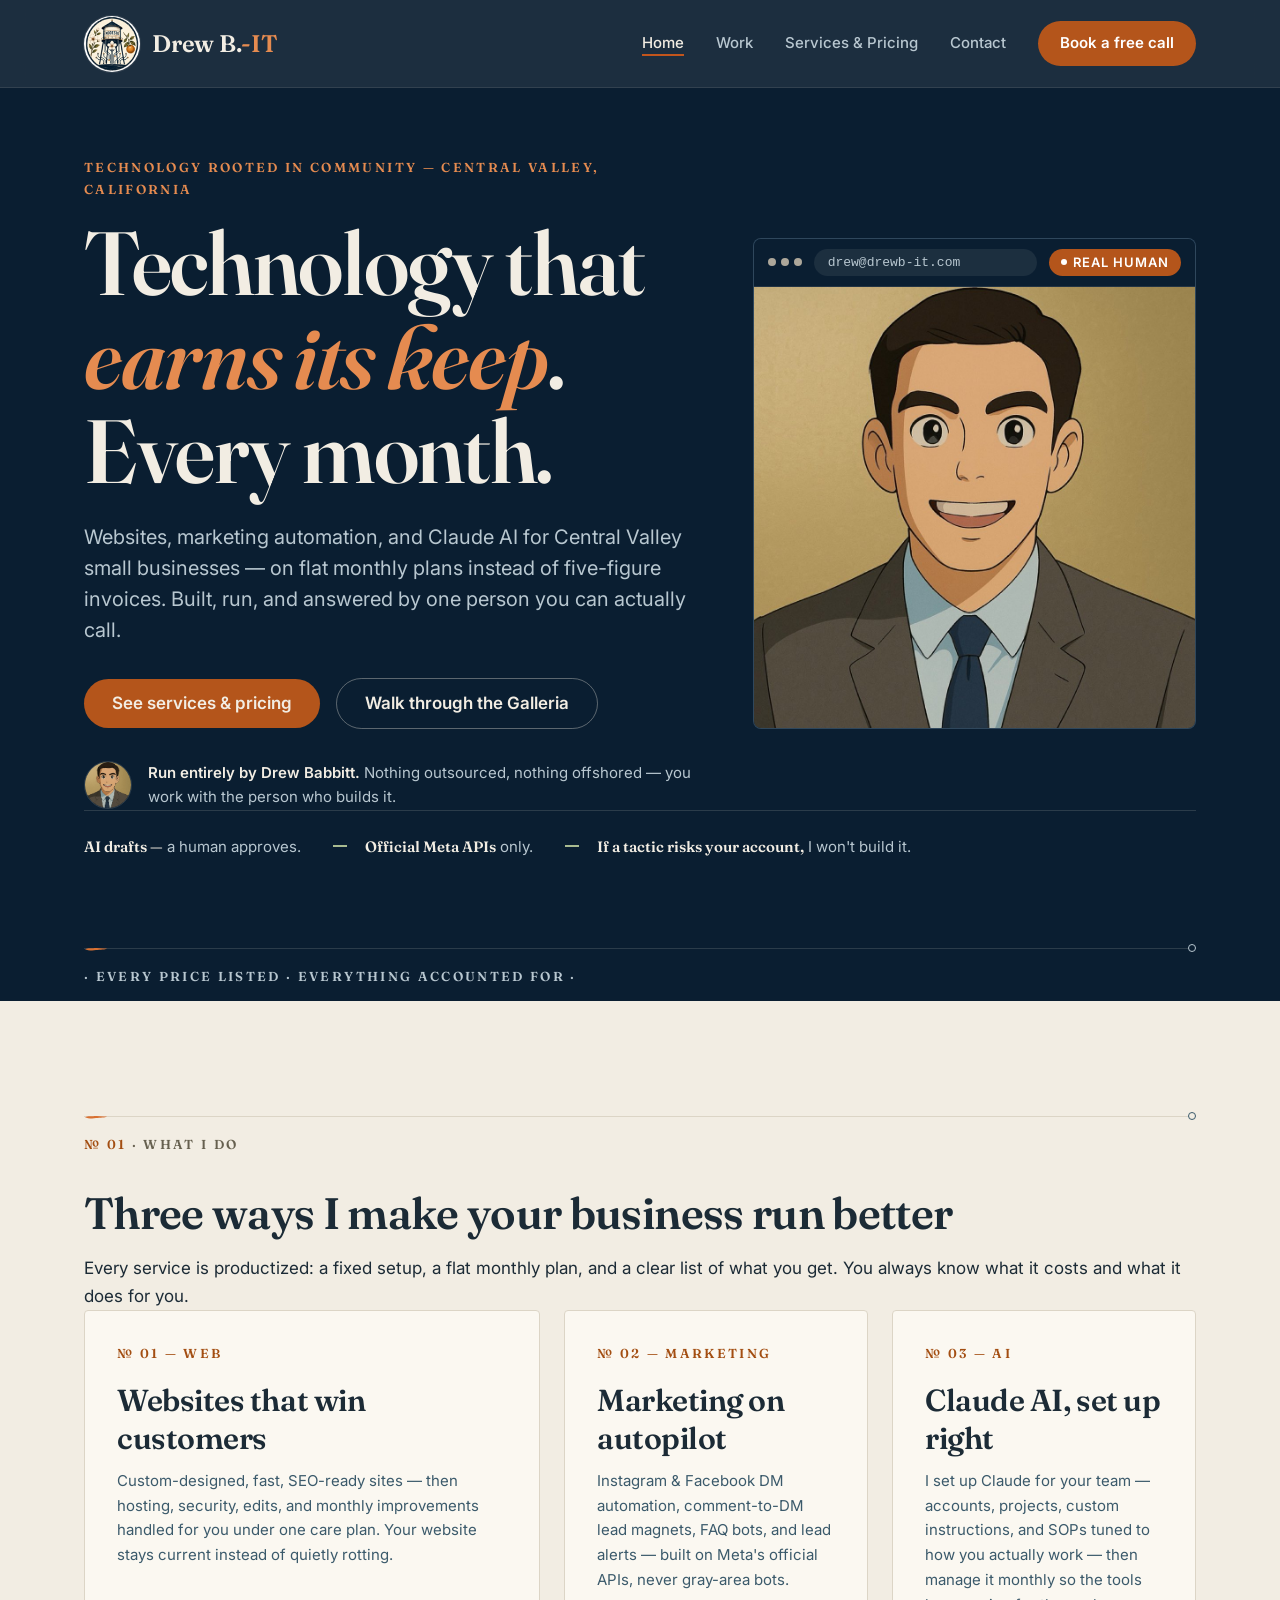
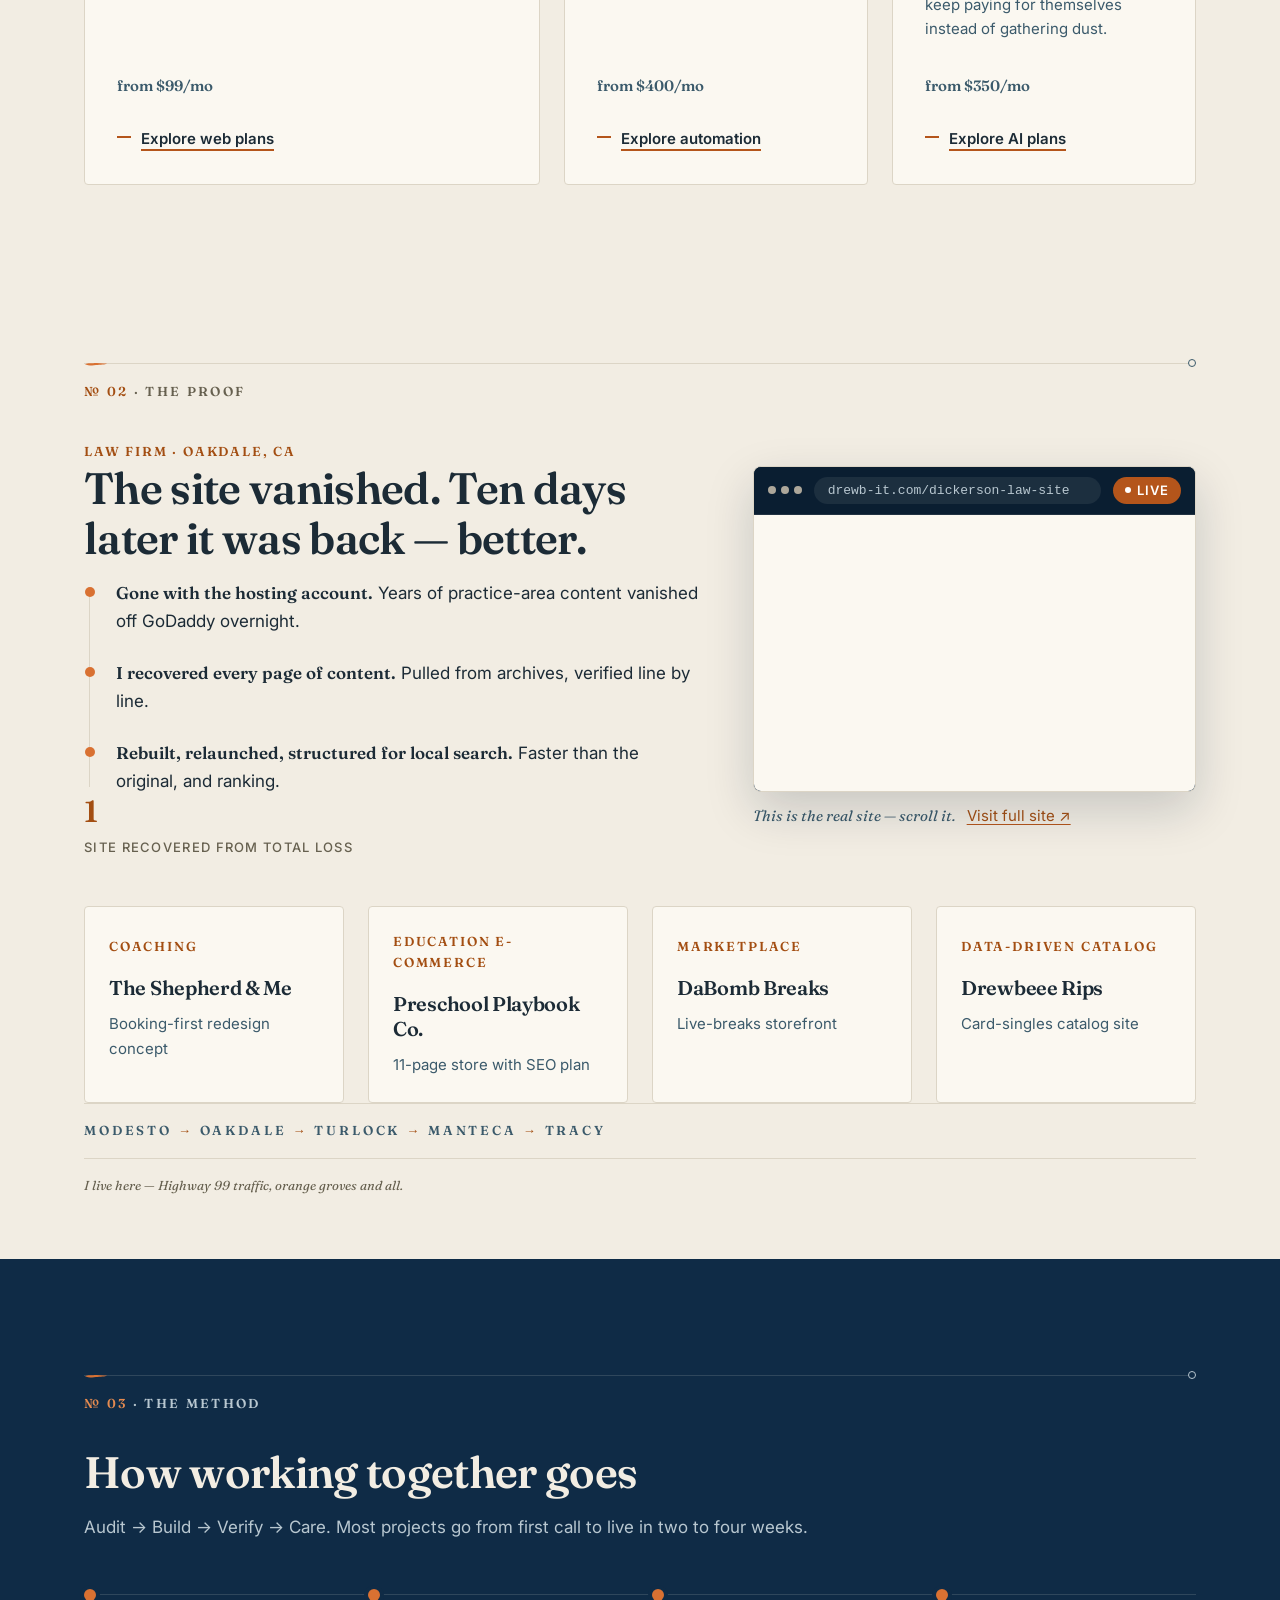
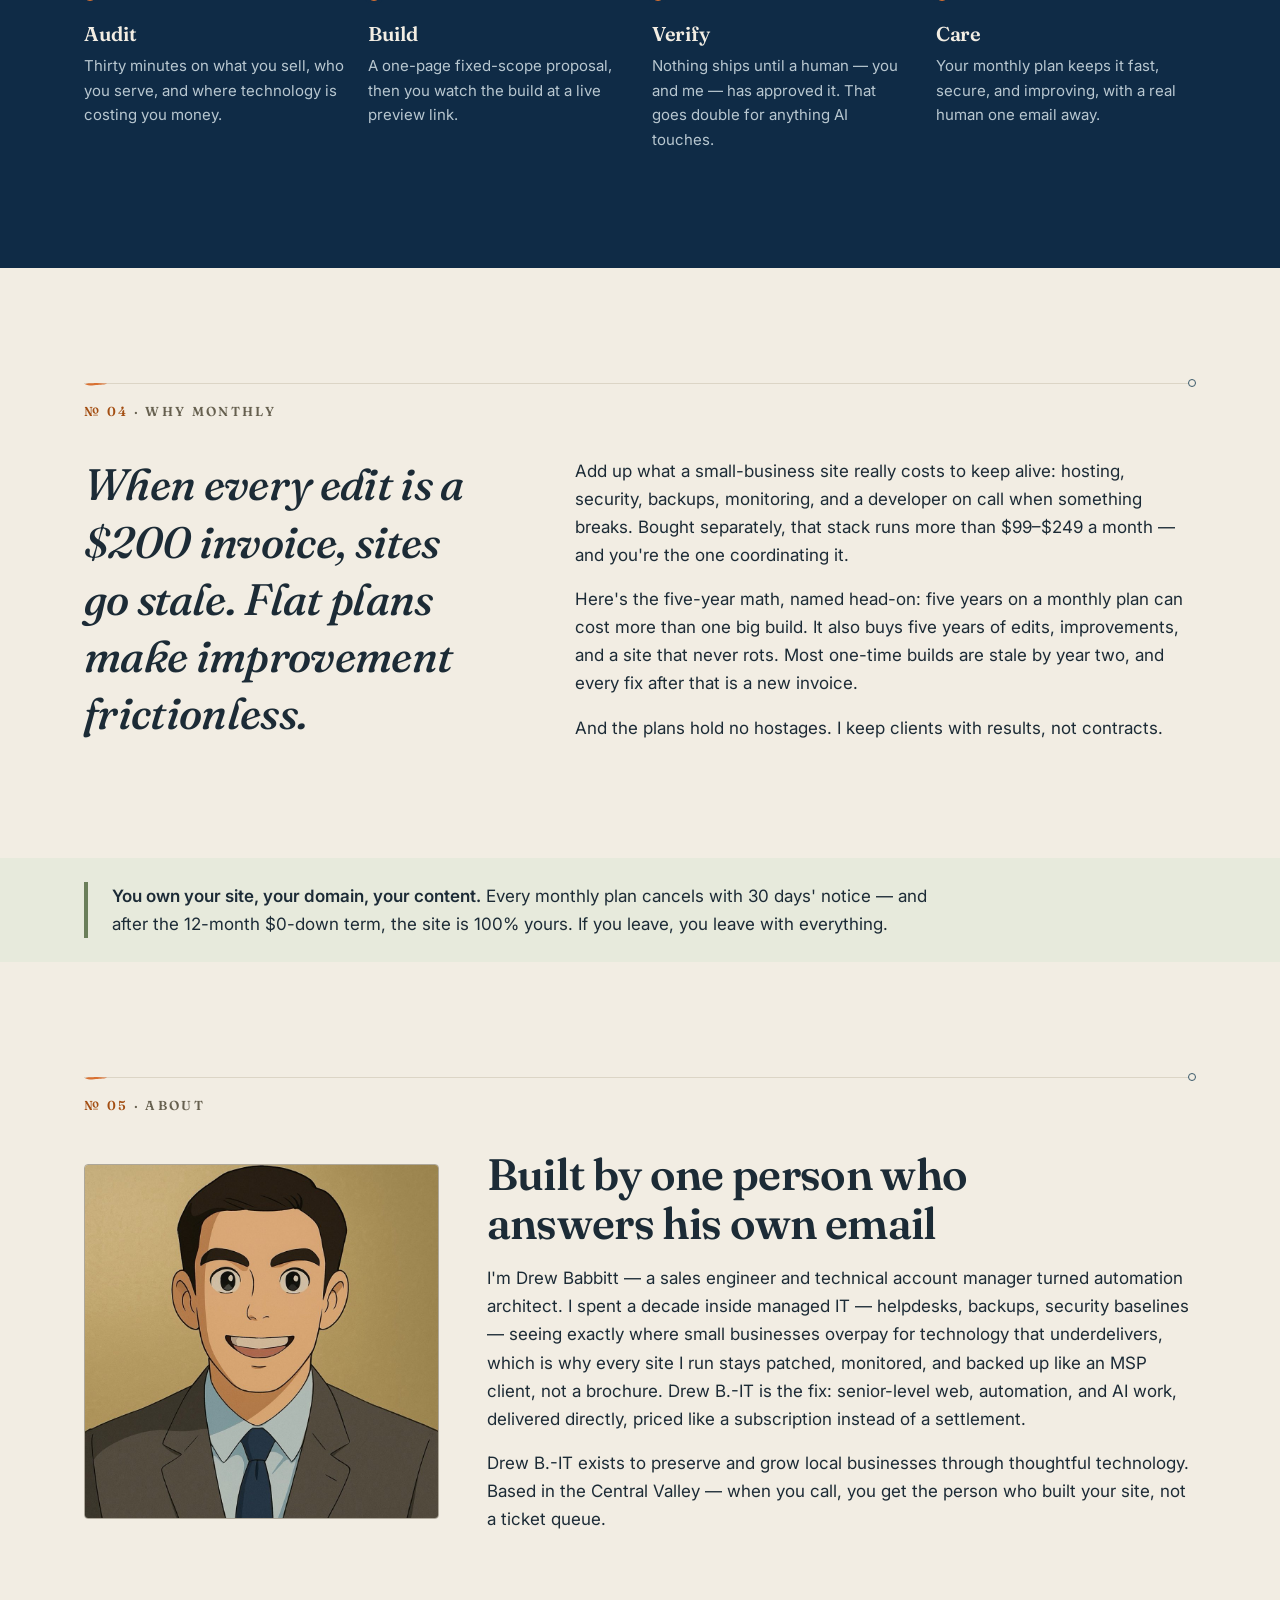
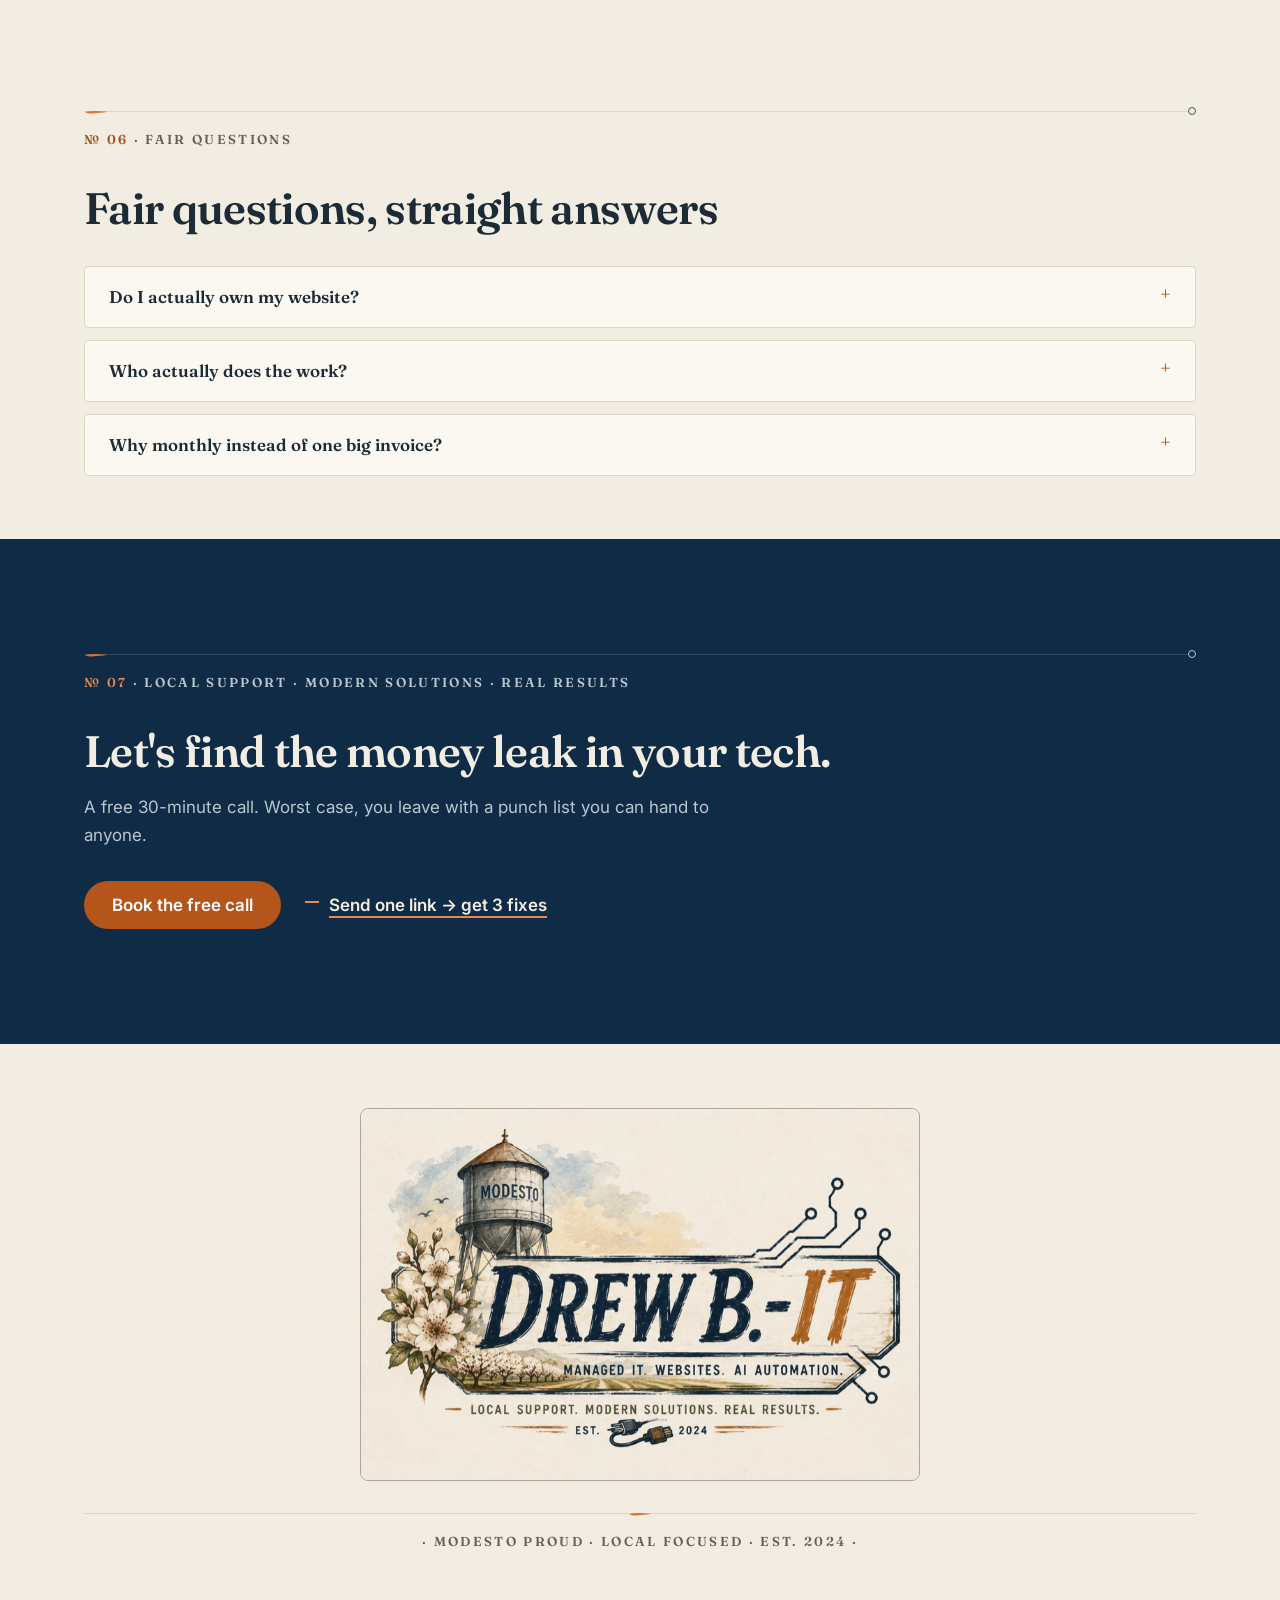
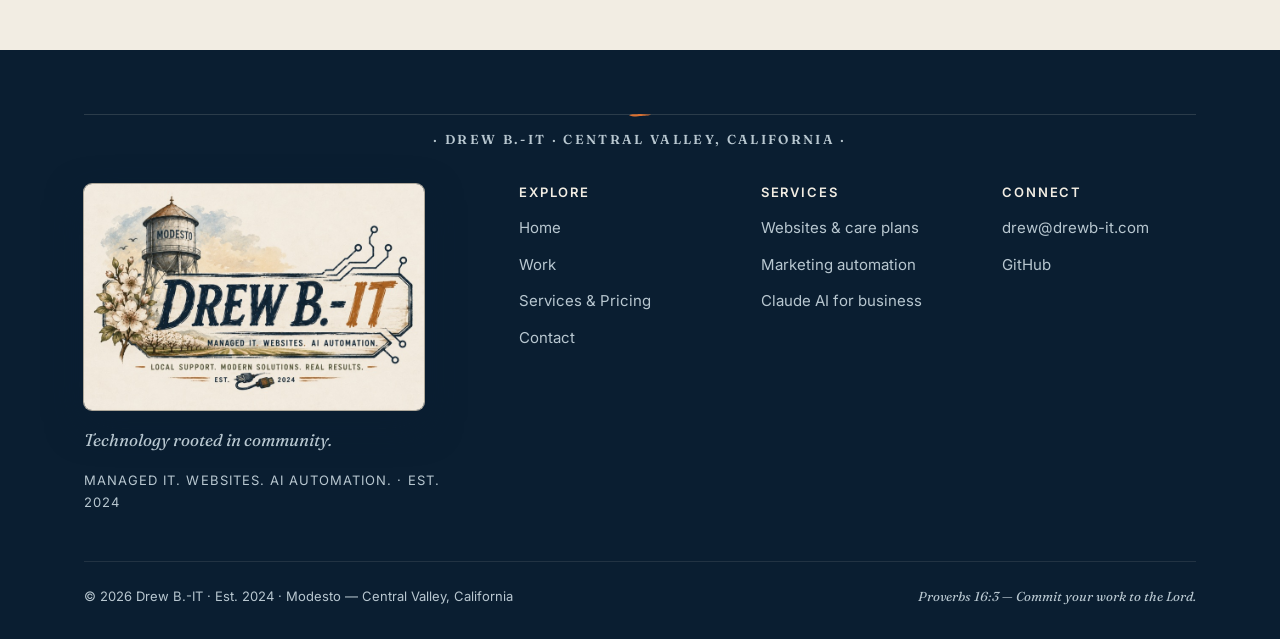
<file: index.html>
<!DOCTYPE html>
<html lang="en">
<head>
  <meta charset="UTF-8">
  <meta name="viewport" content="width=device-width, initial-scale=1.0">
  <title>Drew B.-IT — Websites, Automation &amp; AI for Small Business | Central Valley, CA</title>
  <meta name="description" content="Drew B.-IT builds websites, marketing automation, and Claude AI systems for small businesses in California's Central Valley — Modesto, Oakdale, Turlock, Manteca, Tracy — on flat monthly plans, not five-figure invoices.">
  <link rel="canonical" href="https://drewb-it.com/">
  <meta property="og:type" content="website">
  <meta property="og:title" content="Drew B.-IT — Websites, Automation &amp; AI for Small Business">
  <meta property="og:description" content="Websites, marketing automation, and Claude AI for Central Valley small businesses — on flat monthly plans. Built, run, and answered by one person you can actually call.">
  <meta property="og:url" content="https://drewb-it.com/">
  <meta property="og:image" content="https://drewb-it.com/assets/brand/og-card.jpg">
  <meta property="og:image:width" content="1200">
  <meta property="og:image:height" content="630">
  <meta property="og:image:alt" content="Drew B.-IT — Managed IT. Websites. AI Automation. Est. 2024, Modesto CA.">
  <meta name="twitter:card" content="summary_large_image">
  <meta name="twitter:image" content="https://drewb-it.com/assets/brand/og-card.jpg">
  <meta name="theme-color" content="#0F2B46">
  <link rel="icon" type="image/png" sizes="32x32" href="/assets/brand/badge-32.png">
  <link rel="icon" type="image/png" sizes="48x48" href="/assets/brand/badge-48.png">
  <link rel="apple-touch-icon" href="/assets/brand/apple-touch-icon.png">
  <link rel="preconnect" href="https://fonts.googleapis.com">
  <link rel="preconnect" href="https://fonts.gstatic.com" crossorigin>
  <link href="https://fonts.googleapis.com/css2?family=Fraunces:ital,opsz,wght@0,9..144,400..700;1,9..144,400..700&family=Inter:wght@400;500;600&display=swap" rel="stylesheet">
  <link rel="stylesheet" href="styles.css">
  <script type="application/ld+json">
  {
    "@context": "https://schema.org",
    "@type": "ProfessionalService",
    "name": "Drew B.-IT",
    "url": "https://drewb-it.com",
    "description": "Web design, workflow automation, and Claude AI implementation studio serving small businesses in California's Central Valley.",
    "areaServed": ["Modesto CA", "Oakdale CA", "Turlock CA", "Manteca CA", "Tracy CA", "Central Valley California"],
    "founder": { "@type": "Person", "name": "Drew Babbitt" },
    "foundingDate": "2024",
    "logo": "https://drewb-it.com/assets/brand/badge-320.png",
    "email": "drew@drewb-it.com",
    "priceRange": "$$"
  }
  </script>
</head>
<body>

  <header class="site-header">
    <div class="wrap">
      <a class="brand" href="/">
        <img class="brand__badge" src="/assets/brand/badge-96.png"
             srcset="/assets/brand/badge-96.png 1x, /assets/brand/badge-112.png 2x"
             alt="" width="56" height="56">
        Drew B.<span class="brand__dot">-IT</span>
      </a>
      <button class="nav-toggle" type="button" aria-label="Toggle navigation" aria-expanded="false">
        <span class="nav-toggle__bar"></span>
        <span class="nav-toggle__bar"></span>
      </button>
      <nav class="site-nav" aria-label="Main">
        <a href="/" aria-current="page">Home</a>
        <a href="/work.html">Work</a>
        <a href="/services.html">Services &amp; Pricing</a>
        <a href="/contact.html">Contact</a>
        <a class="nav-cta" href="/contact.html#quote">Book a free call</a>
      </nav>
    </div>
  </header>

  <main>

  <!-- HERO -->
  <section class="hero">
    <div class="wrap">
      <div class="split split--7-5">
        <div>
          <span class="hero__kicker">Technology rooted in community — Central Valley, California</span>
          <h1>Technology that <em>earns its keep</em>. Every month.</h1>
          <p class="hero__lede">Websites, marketing automation, and Claude AI for Central Valley small businesses — on flat monthly plans instead of five-figure invoices. Built, run, and answered by one person you can actually call.</p>
          <div class="hero-actions">
            <a class="btn btn-primary" href="/services.html">See services &amp; pricing</a>
            <a class="btn btn-ghost" href="/work.html">Walk through the Galleria</a>
          </div>
          <p class="founder-line">
            <img class="founder-line__thumb" src="headshot.jpeg" alt="Drew Babbitt" width="48" height="48">
            <span><strong>Run entirely by Drew Babbitt.</strong> Nothing outsourced, nothing offshored — you work with the person who builds it.</span>
          </p>
        </div>
        <figure class="live-frame">
          <div class="live-frame__bar">
            <span class="live-frame__dots"></span>
            <span class="live-frame__url">drew@drewb-it.com</span>
            <span class="live-badge">REAL HUMAN</span>
          </div>
          <img class="hero-portrait" src="headshot.jpeg" alt="Drew Babbitt, the one person behind Drew B.-IT" width="1000" height="1000" fetchpriority="high">
        </figure>
      </div>
      <div class="trust-strip">
        <span class="trust-strip__item"><strong>AI drafts —</strong> a human approves.</span>
        <span class="trust-strip__item"><strong>Official Meta APIs</strong> only.</span>
        <span class="trust-strip__item"><strong>If a tactic risks your account,</strong> I won't build it.</span>
      </div>
      <div class="ledger-line">
        <span class="ledger-line__label">· Every price listed · Everything accounted for ·</span>
      </div>
    </div>
  </section>

  <!-- № 01 · WHAT I DO -->
  <section class="section">
    <div class="wrap">
      <div class="ledger-line">
        <span class="ledger-line__label"><strong>№ 01</strong> · What I Do</span>
      </div>
      <div class="reveal">
        <h2>Three ways I make your business run better</h2>
        <p>Every service is productized: a fixed setup, a flat monthly plan, and a clear list of what you get. You always know what it costs and what it does for you.</p>
      </div>
      <div class="pillars reveal">
        <article class="pillar">
          <span class="pillar__num">№ 01 — Web</span>
          <h3>Websites that win customers</h3>
          <p>Custom-designed, fast, SEO-ready sites — then hosting, security, edits, and monthly improvements handled for you under one care plan. Your website stays current instead of quietly rotting.</p>
          <p class="pillar__from">from $99/mo</p>
          <a class="pillar-link" href="/services.html#web">Explore web plans</a>
        </article>
        <article class="pillar">
          <span class="pillar__num">№ 02 — Marketing</span>
          <h3>Marketing on autopilot</h3>
          <p>Instagram &amp; Facebook DM automation, comment-to-DM lead magnets, FAQ bots, and lead alerts — built on Meta's official APIs, never gray-area bots.</p>
          <p class="pillar__from">from $400/mo</p>
          <a class="pillar-link" href="/services.html#social">Explore automation</a>
        </article>
        <article class="pillar">
          <span class="pillar__num">№ 03 — AI</span>
          <h3>Claude AI, set up right</h3>
          <p>I set up Claude for your team — accounts, projects, custom instructions, and SOPs tuned to how you actually work — then manage it monthly so the tools keep paying for themselves instead of gathering dust.</p>
          <p class="pillar__from">from $350/mo</p>
          <a class="pillar-link" href="/services.html#ai">Explore AI plans</a>
        </article>
      </div>
    </div>
  </section>

  <!-- № 02 · THE PROOF -->
  <section class="section section--tight">
    <div class="wrap">
      <div class="ledger-line">
        <span class="ledger-line__label"><strong>№ 02</strong> · The Proof</span>
      </div>
      <div class="split split--7-5 reveal">
        <div>
          <span class="work-card__tag">Law firm · Oakdale, CA</span>
          <h2>The site vanished. Ten days later it was back — better.</h2>
          <ol class="timeline-3beat">
            <li><strong>Gone with the hosting account.</strong> Years of practice-area content vanished off GoDaddy overnight.</li>
            <li><strong>I recovered every page of content.</strong> Pulled from archives, verified line by line.</li>
            <li><strong>Rebuilt, relaunched, structured for local search.</strong> Faster than the original, and ranking.</li>
          </ol>
          <div class="stat-row">
            <div class="stat">
              <span class="stat__num">1</span>
              <span class="stat__label">site recovered from total loss</span>
            </div>
          </div>
        </div>
        <div>
          <figure class="live-frame" data-src="https://drewb-it.com/dickerson-law-site/" data-title="Dickerson Law, Inc — live site" data-autoload>
            <div class="live-frame__bar">
              <span class="live-frame__dots"></span>
              <span class="live-frame__url">drewb-it.com/dickerson-law-site</span>
              <span class="live-badge">LIVE</span>
            </div>
            <div class="live-frame__viewport">
              <button class="frame-poster" type="button">
                <span class="frame-poster__initial" aria-hidden="true">D</span>
                <span class="work-card__tag">Law firm · Oakdale, CA</span>
                <strong>Dickerson Law, Inc</strong>
                <span class="frame-poster__load">▶ Load the live site</span>
              </button>
            </div>
          </figure>
          <p class="frame-caption"><em>This is the real site — scroll it.</em> <a href="https://drewb-it.com/dickerson-law-site/" target="_blank" rel="noopener">Visit full site ↗</a></p>
        </div>
      </div>

      <div class="work-row reveal">
        <a class="work-card" href="/work.html">
          <span class="work-card__tag">Coaching</span>
          <h3>The Shepherd &amp; Me</h3>
          <p class="work-card__meta">Booking-first redesign concept</p>
        </a>
        <a class="work-card" href="/work.html">
          <span class="work-card__tag">Education e-commerce</span>
          <h3>Preschool Playbook Co.</h3>
          <p class="work-card__meta">11-page store with SEO plan</p>
        </a>
        <a class="work-card" href="/work.html">
          <span class="work-card__tag">Marketplace</span>
          <h3>DaBomb Breaks</h3>
          <p class="work-card__meta">Live-breaks storefront</p>
        </a>
        <a class="work-card" href="/work.html">
          <span class="work-card__tag">Data-driven catalog</span>
          <h3>Drewbeee Rips</h3>
          <p class="work-card__meta">Card-singles catalog site</p>
        </a>
      </div>

      <div class="reveal">
        <p class="route-line">Modesto <b>→</b> Oakdale <b>→</b> Turlock <b>→</b> Manteca <b>→</b> Tracy</p>
        <p class="ladder-line">I live here — Highway 99 traffic, orange groves and all.</p>
      </div>
    </div>
  </section>

  <!-- № 03 · THE METHOD — dark band -->
  <section class="section section--dark">
    <div class="wrap">
      <div class="ledger-line">
        <span class="ledger-line__label"><strong>№ 03</strong> · The Method</span>
      </div>
      <div class="reveal">
        <h2>How working together goes</h2>
        <p>Audit → Build → Verify → Care. Most projects go from first call to live in two to four weeks.</p>
      </div>
      <div class="process reveal">
        <span class="process__spine"></span>
        <div class="process__step">
          <span class="process__node"></span>
          <h3>Audit</h3>
          <p>Thirty minutes on what you sell, who you serve, and where technology is costing you money.</p>
        </div>
        <div class="process__step">
          <span class="process__node"></span>
          <h3>Build</h3>
          <p>A one-page fixed-scope proposal, then you watch the build at a live preview link.</p>
        </div>
        <div class="process__step">
          <span class="process__node"></span>
          <h3>Verify</h3>
          <p>Nothing ships until a human — you and me — has approved it. That goes double for anything AI touches.</p>
        </div>
        <div class="process__step">
          <span class="process__node"></span>
          <h3>Care</h3>
          <p>Your monthly plan keeps it fast, secure, and improving, with a real human one email away.</p>
        </div>
      </div>
    </div>
  </section>

  <!-- № 04 · WHY MONTHLY — pure typography -->
  <section class="section">
    <div class="wrap">
      <div class="ledger-line">
        <span class="ledger-line__label"><strong>№ 04</strong> · Why Monthly</span>
      </div>
      <div class="split split--5-7 reveal">
        <blockquote class="pull-quote">When every edit is a $200 invoice, sites go stale. Flat plans make improvement frictionless.</blockquote>
        <div>
          <p>Add up what a small-business site really costs to keep alive: hosting, security, backups, monitoring, and a developer on call when something breaks. Bought separately, that stack runs more than $99–$249 a month — and you're the one coordinating it.</p>
          <p>Here's the five-year math, named head-on: five years on a monthly plan can cost more than one big build. It also buys five years of edits, improvements, and a site that never rots. Most one-time builds are stale by year two, and every fix after that is a new invoice.</p>
          <p>And the plans hold no hostages. I keep clients with results, not contracts.</p>
        </div>
      </div>
    </div>
  </section>

  <div class="own-strip">
    <div class="wrap">
      <p><strong>You own your site, your domain, your content.</strong> Every monthly plan cancels with 30 days' notice — and after the 12-month $0-down term, the site is 100% yours. If you leave, you leave with everything.</p>
    </div>
  </div>

  <!-- № 05 · ABOUT -->
  <section class="section">
    <div class="wrap">
      <div class="ledger-line">
        <span class="ledger-line__label"><strong>№ 05</strong> · About</span>
      </div>
      <div class="about-strip reveal">
        <img src="headshot.jpeg" alt="Drew Babbitt, founder of Drew B.-IT" width="1000" height="1000" loading="lazy">
        <div>
          <h2>Built by one person who answers his own email</h2>
          <p>I'm Drew Babbitt — a sales engineer and technical account manager turned automation architect. I spent a decade inside managed IT — helpdesks, backups, security baselines — seeing exactly where small businesses overpay for technology that underdelivers, which is why every site I run stays patched, monitored, and backed up like an MSP client, not a brochure. Drew B.-IT is the fix: senior-level web, automation, and AI work, delivered directly, priced like a subscription instead of a settlement.</p>
          <p>Drew B.-IT exists to preserve and grow local businesses through thoughtful technology. Based in the Central Valley — when you call, you get the person who built your site, not a ticket queue.</p>
        </div>
      </div>
    </div>
  </section>

  <!-- № 06 · FAIR QUESTIONS -->
  <section class="section section--tight">
    <div class="wrap">
      <div class="ledger-line">
        <span class="ledger-line__label"><strong>№ 06</strong> · Fair Questions</span>
      </div>
      <h2 class="reveal">Fair questions, straight answers</h2>
      <div class="faq reveal">
        <details>
          <summary class="faq__summary">Do I actually own my website?</summary>
          <p>Yes. Your site, your domain, your content — all of it. Monthly plans cancel with 30 days' notice, and after the 12-month $0-down term the site is 100% yours. If you leave, you leave with everything.</p>
        </details>
        <details>
          <summary class="faq__summary">Who actually does the work?</summary>
          <p>I do. Nothing outsourced, nothing offshored, no junior handoffs. When you email, I'm the one who replies — not a ticket queue with my name on it.</p>
        </details>
        <details>
          <summary class="faq__summary">Why monthly instead of one big invoice?</summary>
          <p>Because sites that cost $200 per edit go stale. A flat plan bundles hosting, security, backups, monitoring, and ongoing improvements into one line item — so the site keeps getting better instead of quietly rotting. Full pricing is on the <a href="/services.html">services page</a>, every number public.</p>
        </details>
      </div>
    </div>
  </section>

  <!-- CTA BAND -->
  <section class="cta-band">
    <div class="wrap">
      <div class="ledger-line">
        <span class="ledger-line__label"><strong>№ 07</strong> · Local Support · Modern Solutions · Real Results</span>
      </div>
      <h2>Let's find the money leak in your tech.</h2>
      <p>A free 30-minute call. Worst case, you leave with a punch list you can hand to anyone.</p>
      <div class="cta-band__actions">
        <a class="btn btn-primary" href="/contact.html#quote">Book the free call</a>
        <a class="btn-text" href="mailto:drew@drewb-it.com?subject=One%20link%2C%20three%20fixes">Send one link → get 3 fixes</a>
      </div>
    </div>
  </section>

  <!-- BRAND STRIP -->
  <section class="section section--tight brand-strip">
    <div class="wrap">
      <img src="/assets/brand/logo-full-800.jpg"
           srcset="/assets/brand/logo-full-800.jpg 800w, /assets/brand/logo-full.jpg 1400w"
           sizes="(max-width: 720px) 90vw, 560px"
           alt="Drew B.-IT — hand-painted logo: the Modesto water tower with almond blossoms and circuit traces. Managed IT. Websites. AI Automation. Est. 2024."
           width="800" height="533" loading="lazy">
      <div class="ledger-line ledger-line--footer">
        <span class="ledger-line__label">· Modesto Proud · Local Focused · Est. 2024 ·</span>
      </div>
    </div>
  </section>

  </main>

  <footer class="site-footer">
    <div class="wrap">
      <div class="ledger-line ledger-line--footer">
        <span class="ledger-line__label">· Drew B.-IT · Central Valley, California ·</span>
      </div>
      <div class="footer-grid">
        <div>
          <a href="/" aria-label="Drew B.-IT home">
            <img class="footer-sign" src="/assets/brand/logo-full-800.jpg"
                 alt="Drew B.-IT — Managed IT. Websites. AI Automation."
                 width="800" height="533" loading="lazy">
          </a>
          <p class="footer-tag">Technology rooted in community.</p>
          <p class="footer-est">Managed IT. Websites. AI Automation. · Est. 2024</p>
        </div>
        <div>
          <h3>Explore</h3>
          <ul>
            <li><a href="/">Home</a></li>
            <li><a href="/work.html">Work</a></li>
            <li><a href="/services.html">Services &amp; Pricing</a></li>
            <li><a href="/contact.html">Contact</a></li>
          </ul>
        </div>
        <div>
          <h3>Services</h3>
          <ul>
            <li><a href="/services.html#web">Websites &amp; care plans</a></li>
            <li><a href="/services.html#social">Marketing automation</a></li>
            <li><a href="/services.html#ai">Claude AI for business</a></li>
          </ul>
        </div>
        <div>
          <h3>Connect</h3>
          <ul>
            <li><a href="mailto:drew@drewb-it.com">drew@drewb-it.com</a></li>
            <li><a href="https://github.com/drewbabbitt" target="_blank" rel="noopener">GitHub</a></li>
          </ul>
        </div>
      </div>
      <div class="footer-bottom">
        <span>© <span data-year>2026</span> Drew B.-IT · Est. 2024 · Modesto — Central Valley, California</span>
        <span><em>Proverbs 16:3 — Commit your work to the Lord.</em></span>
      </div>
    </div>
  </footer>

  <script src="script.js"></script>
</body>
</html>
</file>
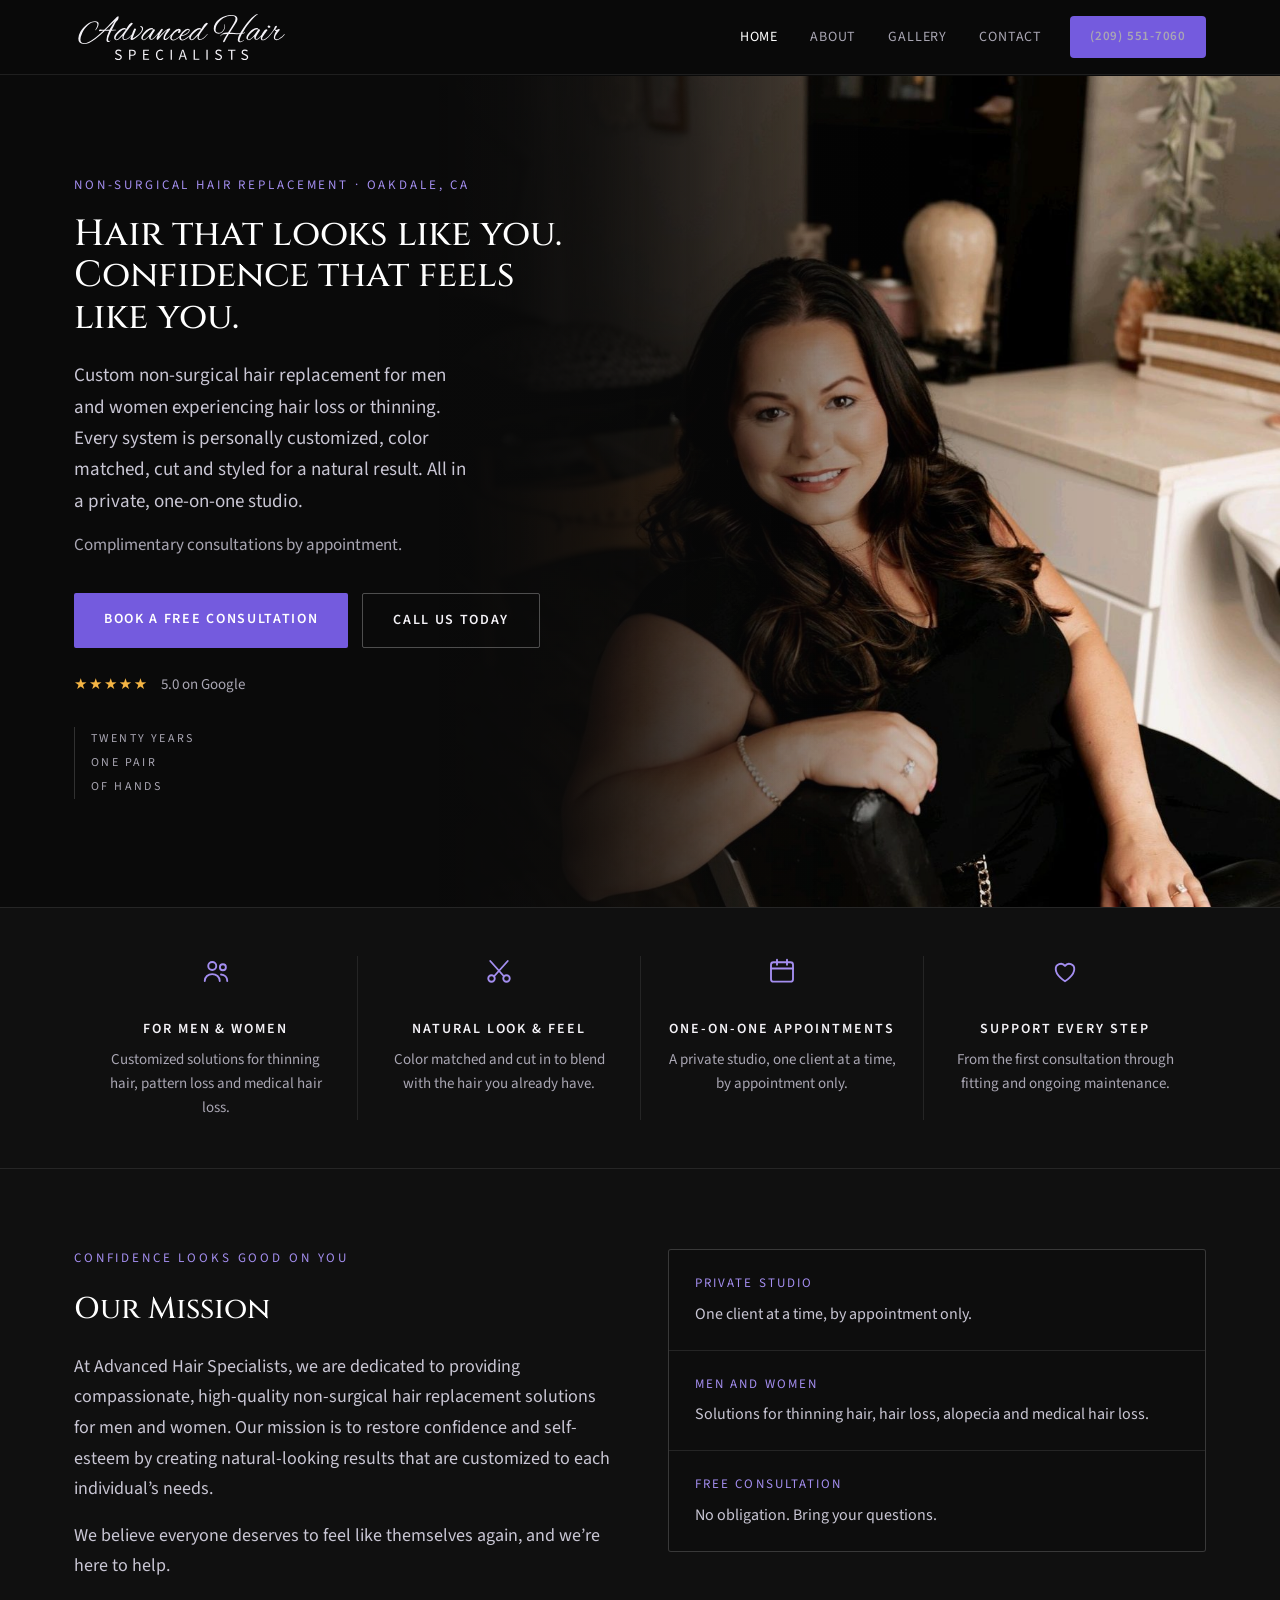
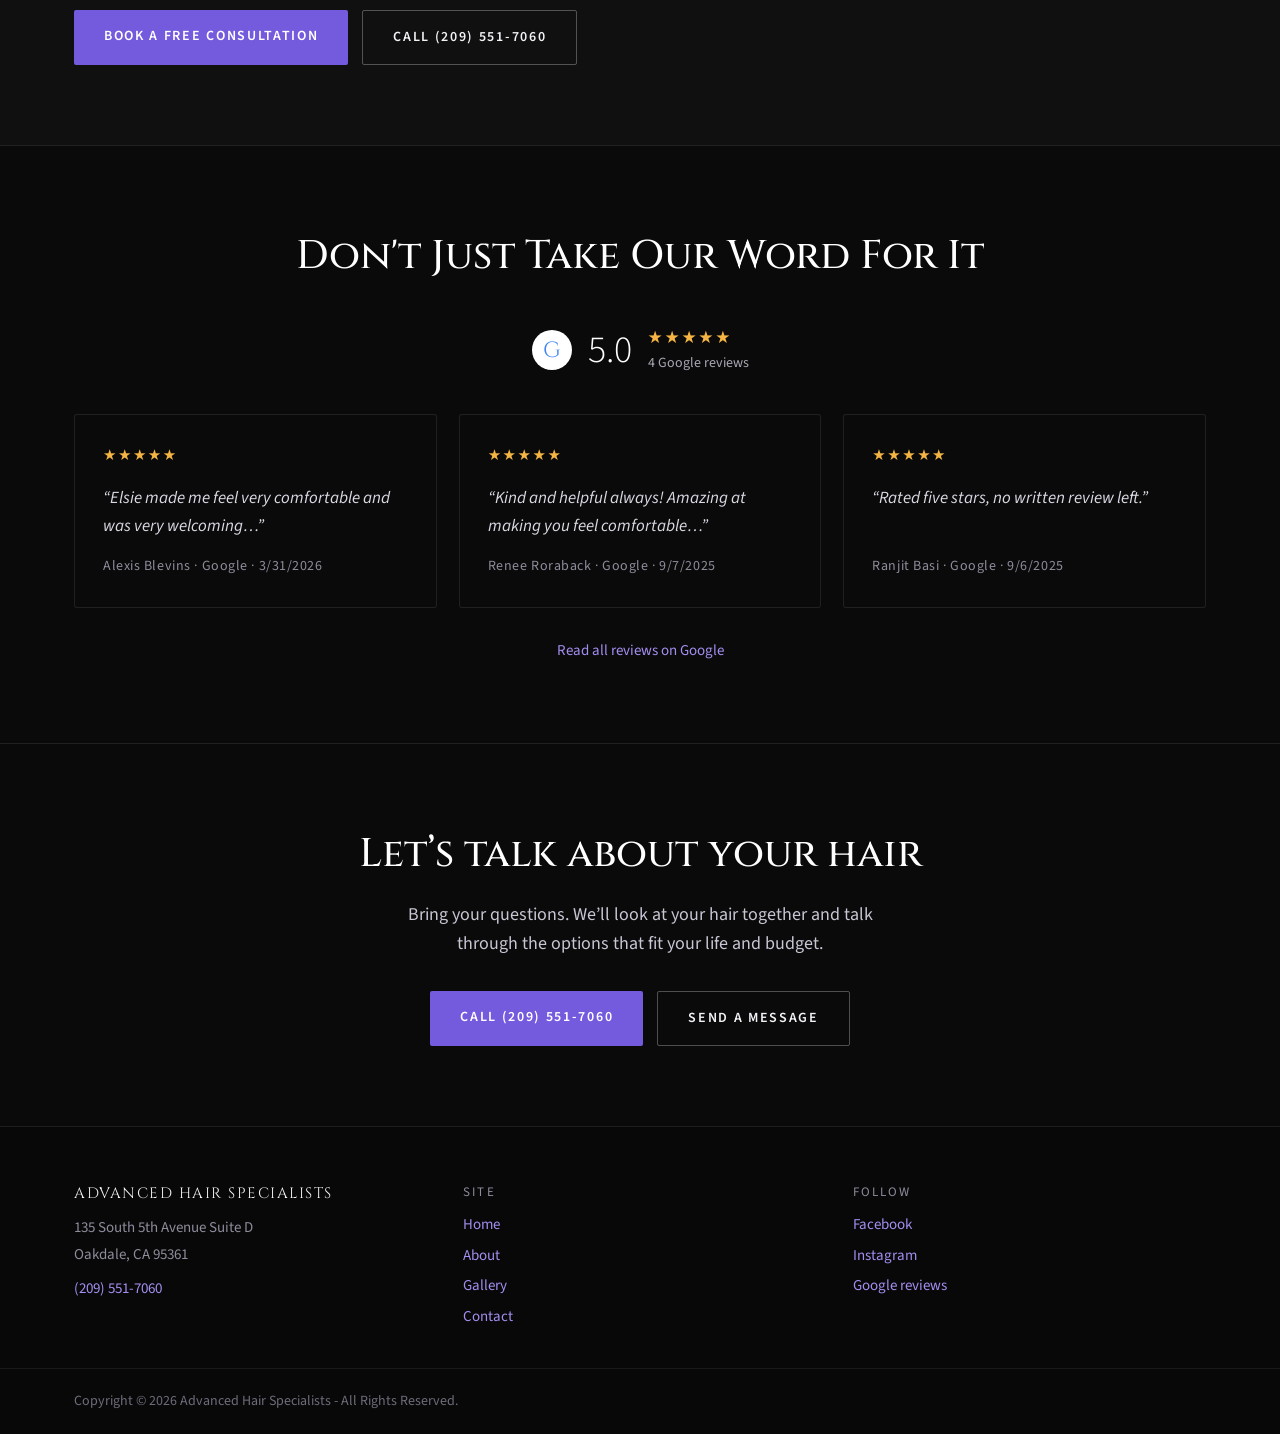
<file: ahsoakdale/index.html>
<!DOCTYPE html>
<html lang="en">
<head>
<!-- GENERATED COPY. Edit the ahsoakdale repo and run publish-demo.py. -->
<!-- Demo mirror of ahsoakdale.com. Kept out of search on purpose. -->
<meta charset="utf-8" />
<meta name="viewport" content="width=device-width, initial-scale=1" />
<title>Non-Surgical Hair Replacement in Oakdale, CA | Advanced Hair Specialists</title>
<meta name="description" content="Custom non-surgical hair replacement for men and women in Oakdale, California. Color matched and styled in a private, one-on-one studio. Call (209) 551-7060." />
<meta name="robots" content="noindex,nofollow" />
<meta name="theme-color" content="#745bde" />

  <link rel="canonical" href="https://drewb-it.com/ahsoakdale/" />
<meta property="og:type" content="website" />
<meta property="og:site_name" content="Advanced Hair Specialists" />
<meta property="og:title" content="Non-Surgical Hair Replacement in Oakdale, CA | Advanced Hair Specialists" />
<meta property="og:description" content="Custom non-surgical hair replacement for men and women in Oakdale, California. Color matched and styled in a private, one-on-one studio. Call (209) 551-7060." />
<meta property="og:url" content="https://drewb-it.com/ahsoakdale/" />
<meta property="og:image" content="https://drewb-it.com/ahsoakdale/assets/og.jpg" />
<meta property="og:locale" content="en_US" />
<meta name="twitter:card" content="summary_large_image" />
<meta name="twitter:title" content="Non-Surgical Hair Replacement in Oakdale, CA | Advanced Hair Specialists" />
<meta name="twitter:description" content="Custom non-surgical hair replacement for men and women in Oakdale, California. Color matched and styled in a private, one-on-one studio. Call (209) 551-7060." />
<meta name="twitter:image" content="https://drewb-it.com/ahsoakdale/assets/og.jpg" />
<link rel="icon" href="assets/favicon.ico" sizes="any" />
<link rel="icon" type="image/svg+xml" href="assets/icon.svg" />
<link rel="icon" type="image/png" href="assets/favicon.png" />
<!-- Dark browser chrome swallows the black plate, so hand it the inverted one. -->
<link rel="icon" type="image/png" href="assets/favicon-dark-mode.png" media="(prefers-color-scheme: dark)" />
<link rel="apple-touch-icon" href="assets/apple-touch-icon.png" />
<link rel="preconnect" href="https://fonts.googleapis.com" />
<link rel="preconnect" href="https://fonts.gstatic.com" crossorigin />
<link href="https://fonts.googleapis.com/css2?family=Cinzel:wght@400..600&family=Source+Sans+3:ital,wght@0,300..600;1,400&display=swap" rel="stylesheet" />
<link rel="stylesheet" href="styles.css?v=8" />
<script type="application/ld+json">
{
  "@context": "https://schema.org",
  "@type": "HealthAndBeautyBusiness",
  "name": "Advanced Hair Specialists",
  "description": "Non-surgical hair replacement for men and women in Oakdale, California.",
  "telephone": "+1-209-551-7060",
  "url": "https://drewb-it.com/ahsoakdale/",
  "address": {
    "@type": "PostalAddress",
    "streetAddress": "135 South 5th Avenue Suite D",
    "addressLocality": "Oakdale",
    "addressRegion": "CA",
    "postalCode": "95361",
    "addressCountry": "US"
  },
  "image": "https://drewb-it.com/ahsoakdale/assets/elsie.jpg",
  "logo": "https://drewb-it.com/ahsoakdale/assets/logo-1200.png",
  "hasMap": "https://www.google.com/maps/search/?api=1&query=37.7672455,-120.8436809",
  "founder": {
    "@type": "Person",
    "name": "Elsie",
    "jobTitle": "Owner and hair replacement specialist",
    "description": "Over 20 years of experience in the hair industry, specializing in non-surgical hair replacement for men and women."
  },
  "areaServed": [
    {"@type": "City", "name": "Oakdale"},
    {"@type": "City", "name": "Riverbank"},
    {"@type": "City", "name": "Escalon"},
    {"@type": "City", "name": "Modesto"},
    {"@type": "City", "name": "Turlock"},
    {"@type": "City", "name": "Manteca"}
  ],
  "knowsAbout": [
    "Non-surgical hair replacement",
    "Custom hair systems",
    "Hair toppers",
    "Wigs",
    "Androgenetic alopecia",
    "Alopecia areata",
    "Medical hair loss"
  ],
  "geo": {
    "@type": "GeoCoordinates",
    "latitude": 37.7672455,
    "longitude": -120.8436809
  },
  "sameAs": [
    "https://www.facebook.com/advancedhairspecialists",
    "https://www.instagram.com/advancedhairspecialists"
  ],
  "openingHoursSpecification": [
    {
      "@type": "OpeningHoursSpecification",
      "dayOfWeek": [
        "Monday",
        "Tuesday",
        "Thursday",
        "Friday"
      ],
      "opens": "09:00",
      "closes": "15:00"
    },
    {
      "@type": "OpeningHoursSpecification",
      "dayOfWeek": "Wednesday",
      "opens": "11:00",
      "closes": "18:00"
    }
  ]
}
</script>
<script>
document.addEventListener('DOMContentLoaded',function(){
var h=document.querySelector('.site-head');if(!h)return;
var c=h.querySelector('.nav-cb');if(!c)return;
function shut(){c.checked=false;}
document.addEventListener('keydown',function(e){if(e.key==='Escape'&&c.checked){shut();c.focus();}});
document.addEventListener('click',function(e){if(c.checked&&!h.contains(e.target))shut();});
h.querySelectorAll('.nav a').forEach(function(a){a.addEventListener('click',shut);});
addEventListener('resize',function(){if(innerWidth>=1040)shut();});
});
</script>
</head>
<body>
  <header class="site-head">
    <div class="head-in">
      <a class="brand" href="index.html">
        <img class="brand-logo" src="assets/logo-wordmark.svg" alt="Advanced Hair Specialists" width="1200" height="257" />
      </a>
      <input class="nav-cb" type="checkbox" id="nav-cb" aria-label="Show navigation menu"
             style="position:absolute;width:1px;height:1px;clip-path:inset(50%);overflow:hidden" />
      <label class="nav-toggle" for="nav-cb"><span class="nav-bars" aria-hidden="true"></span><span class="nav-toggle-t">Menu</span></label>
      <nav class="nav" id="site-nav">
        <a href="index.html" aria-current="page">Home</a>
        <a href="about.html">About</a>
        <a href="gallery.html">Gallery</a>
        <a href="contact.html">Contact</a>
      </nav>
      <a class="btn head-call" href="tel:2095517060">(209) 551-7060</a>
    </div>
  </header>
  <main>
    <section class="hero-full">
      <div class="hero-media">
        <picture>
          <source media="(max-width:860px)" srcset="assets/hero-mobile.jpg" width="900" height="1150" />
          <img src="assets/elsie.jpg" alt="Elsie, owner of Advanced Hair Specialists, in her Oakdale studio" width="1200" height="1500" fetchpriority="high" decoding="async" />
        </picture>
      </div>
      <div class="hero-scrim" aria-hidden="true"></div>
      <div class="hero-in">
        <div class="hero-copy">
          <p class="eyebrow">Non-surgical hair replacement &middot; Oakdale, CA</p>
          <h1>Hair that looks like you.<br />Confidence that feels like you.</h1>
          <p class="lede" style="margin:0 0 14px">Custom non-surgical hair replacement for men and women experiencing hair loss or thinning. Every system is personally customized, color matched, cut and styled for a natural result. All in a private, one-on-one studio.</p>
          <p class="lede muted" style="margin:0 0 34px;font-size:17px">Complimentary consultations by appointment.</p>
          <div class="btn-row">
            <a class="btn" href="contact.html">Book a free consultation</a>
            <a class="btn btn-ghost" href="tel:2095517060">Call us today</a>
          </div>
          <div class="rating" style="margin-top:26px"><span class="stars">&#9733;&#9733;&#9733;&#9733;&#9733;</span><span>5.0 on Google</span></div>
          <p class="hero-note">Twenty years<br />one pair<br />of hands</p>
        </div>
      </div>
    </section>

    <section class="band">
      <div class="wrap valuestrip">
        <div class="vs">
          <svg viewBox="0 0 24 24" aria-hidden="true"><circle cx="9" cy="8" r="3.2"/><path d="M3 20c0-3.3 2.7-5.5 6-5.5s6 2.2 6 5.5"/><circle cx="17.5" cy="9" r="2.4"/><path d="M16 14.8c3 .2 5 2.3 5 5.2"/></svg>
          <h3>For men &amp; women</h3>
          <p>Customized solutions for thinning hair, pattern loss and medical hair loss.</p>
        </div>
        <div class="vs">
          <svg viewBox="0 0 24 24" aria-hidden="true"><circle cx="6" cy="18" r="2.6"/><circle cx="18" cy="18" r="2.6"/><path d="M8.1 16.2 19 4M15.9 16.2 5 4"/></svg>
          <h3>Natural look &amp; feel</h3>
          <p>Color matched and cut in to blend with the hair you already have.</p>
        </div>
        <div class="vs">
          <svg viewBox="0 0 24 24" aria-hidden="true"><rect x="3.2" y="5" width="17.6" height="15.5" rx="2"/><path d="M3.2 10h17.6M8 3v4M16 3v4"/></svg>
          <h3>One-on-one appointments</h3>
          <p>A private studio, one client at a time, by appointment only.</p>
        </div>
        <div class="vs">
          <svg viewBox="0 0 24 24" aria-hidden="true"><path d="M12 20.2s-7.4-4.6-7.4-9.6A4.1 4.1 0 0 1 12 7.9a4.1 4.1 0 0 1 7.4 2.7c0 5-7.4 9.6-7.4 9.6z"/></svg>
          <h3>Support every step</h3>
          <p>From the first consultation through fitting and ongoing maintenance.</p>
        </div>
      </div>
    </section>

    <section class="band">
      <div class="wrap pad two two-top">
        <div>
          <p class="eyebrow">Confidence looks good on you</p>
          <h2 style="margin:0 0 20px;font-size:30px">Our Mission</h2>
          <p style="margin:0 0 16px;font-size:18px;line-height:1.7;color:var(--ink-2);text-wrap:pretty">At Advanced Hair Specialists, we are dedicated to providing compassionate, high-quality non-surgical hair replacement solutions for men and women. Our mission is to restore confidence and self-esteem by creating natural-looking results that are customized to each individual&rsquo;s needs.</p>
          <p style="margin:0;font-size:18px;line-height:1.7;color:var(--ink-2);text-wrap:pretty">We believe everyone deserves to feel like themselves again, and we&rsquo;re here to help.</p>
          <div class="btn-row" style="margin-top:28px">
            <a class="btn" href="contact.html">Book a free consultation</a>
            <a class="btn btn-ghost" href="tel:2095517060">Call (209) 551-7060</a>
          </div>
        </div>
        <div class="stack">
          <div><p class="k">Private studio</p><p class="v">One client at a time, by appointment only.</p></div>
          <div><p class="k">Men and women</p><p class="v">Solutions for thinning hair, hair loss, alopecia and medical hair loss.</p></div>
          <div><p class="k">Free consultation</p><p class="v">No obligation. Bring your questions.</p></div>
        </div>
      </div>
    </section>


    <section class="band-plain">
      <div class="wrap pad">
        <h2 class="big center" style="margin:0 0 40px">Don't Just Take Our Word For It</h2>
        <div class="gsum">
          <span class="g">G</span>
          <span class="score">5.0</span>
          <div>
            <div class="stars" style="font-size:17px">&#9733;&#9733;&#9733;&#9733;&#9733;</div>
            <div style="font-size:14px;color:var(--ink-3);margin-top:2px">4 Google reviews</div>
          </div>
        </div>
        <div class="cards">
          <figure class="review">
            <div class="stars" style="font-size:15px">&#9733;&#9733;&#9733;&#9733;&#9733;</div>
            <blockquote>&ldquo;Elsie made me feel very comfortable and was very welcoming&hellip;&rdquo;</blockquote>
            <figcaption>Alexis Blevins &middot; Google &middot; 3/31/2026</figcaption>
          </figure>
          <figure class="review">
            <div class="stars" style="font-size:15px">&#9733;&#9733;&#9733;&#9733;&#9733;</div>
            <blockquote>&ldquo;Kind and helpful always! Amazing at making you feel comfortable&hellip;&rdquo;</blockquote>
            <figcaption>Renee Roraback &middot; Google &middot; 9/7/2025</figcaption>
          </figure>
          <figure class="review">
            <div class="stars" style="font-size:15px">&#9733;&#9733;&#9733;&#9733;&#9733;</div>
            <blockquote>&ldquo;Rated five stars, no written review left.&rdquo;</blockquote>
            <figcaption>Ranjit Basi &middot; Google &middot; 9/6/2025</figcaption>
          </figure>
        </div>
        <p class="center" style="margin:32px 0 0;font-size:15px"><a href="https://www.google.com/search?q=Advanced+Hair+Specialists+Oakdale" target="_blank" rel="noopener">Read all reviews on Google</a></p>
      </div>
    </section>

    <section class="band-plain">
      <div class="wrap cta-band">
        <h2>Let&rsquo;s talk about your hair</h2>
        <p>Bring your questions. We&rsquo;ll look at your hair together and talk through the options that fit your life and budget.</p>
        <div class="btn-row">
          <a class="btn" href="tel:2095517060">Call (209) 551-7060</a>
          <a class="btn btn-ghost" href="contact.html">Send a message</a>
        </div>
      </div>
    </section>
  </main>
  <footer class="site-foot">
    <div class="foot-in">
      <div>
        <p class="ttl">Advanced Hair Specialists</p>
        <p>135 South 5th Avenue Suite D</p>
        <p style="margin-bottom:12px">Oakdale, CA 95361</p>
        <p><a href="tel:2095517060">(209) 551-7060</a></p>
      </div>
      <div>
        <p class="cap">Site</p>
        <div class="foot-links">
          <a href="index.html">Home</a>
          <a href="about.html">About</a>
          <a href="gallery.html">Gallery</a>
          <a href="contact.html">Contact</a>
        </div>
      </div>
      <div>
        <p class="cap">Follow</p>
        <div class="foot-links">
          <a href="https://www.facebook.com/advancedhairspecialists" target="_blank" rel="noopener">Facebook</a>
          <a href="https://www.instagram.com/advancedhairspecialists" target="_blank" rel="noopener">Instagram</a>
          <a href="https://www.google.com/search?q=Advanced+Hair+Specialists+Oakdale" target="_blank" rel="noopener">Google reviews</a>
        </div>
      </div>
    </div>
    <div class="copy"><p>Copyright &copy; 2026 Advanced Hair Specialists - All Rights Reserved.</p></div>
  </footer>
</body>
</html>
</file>
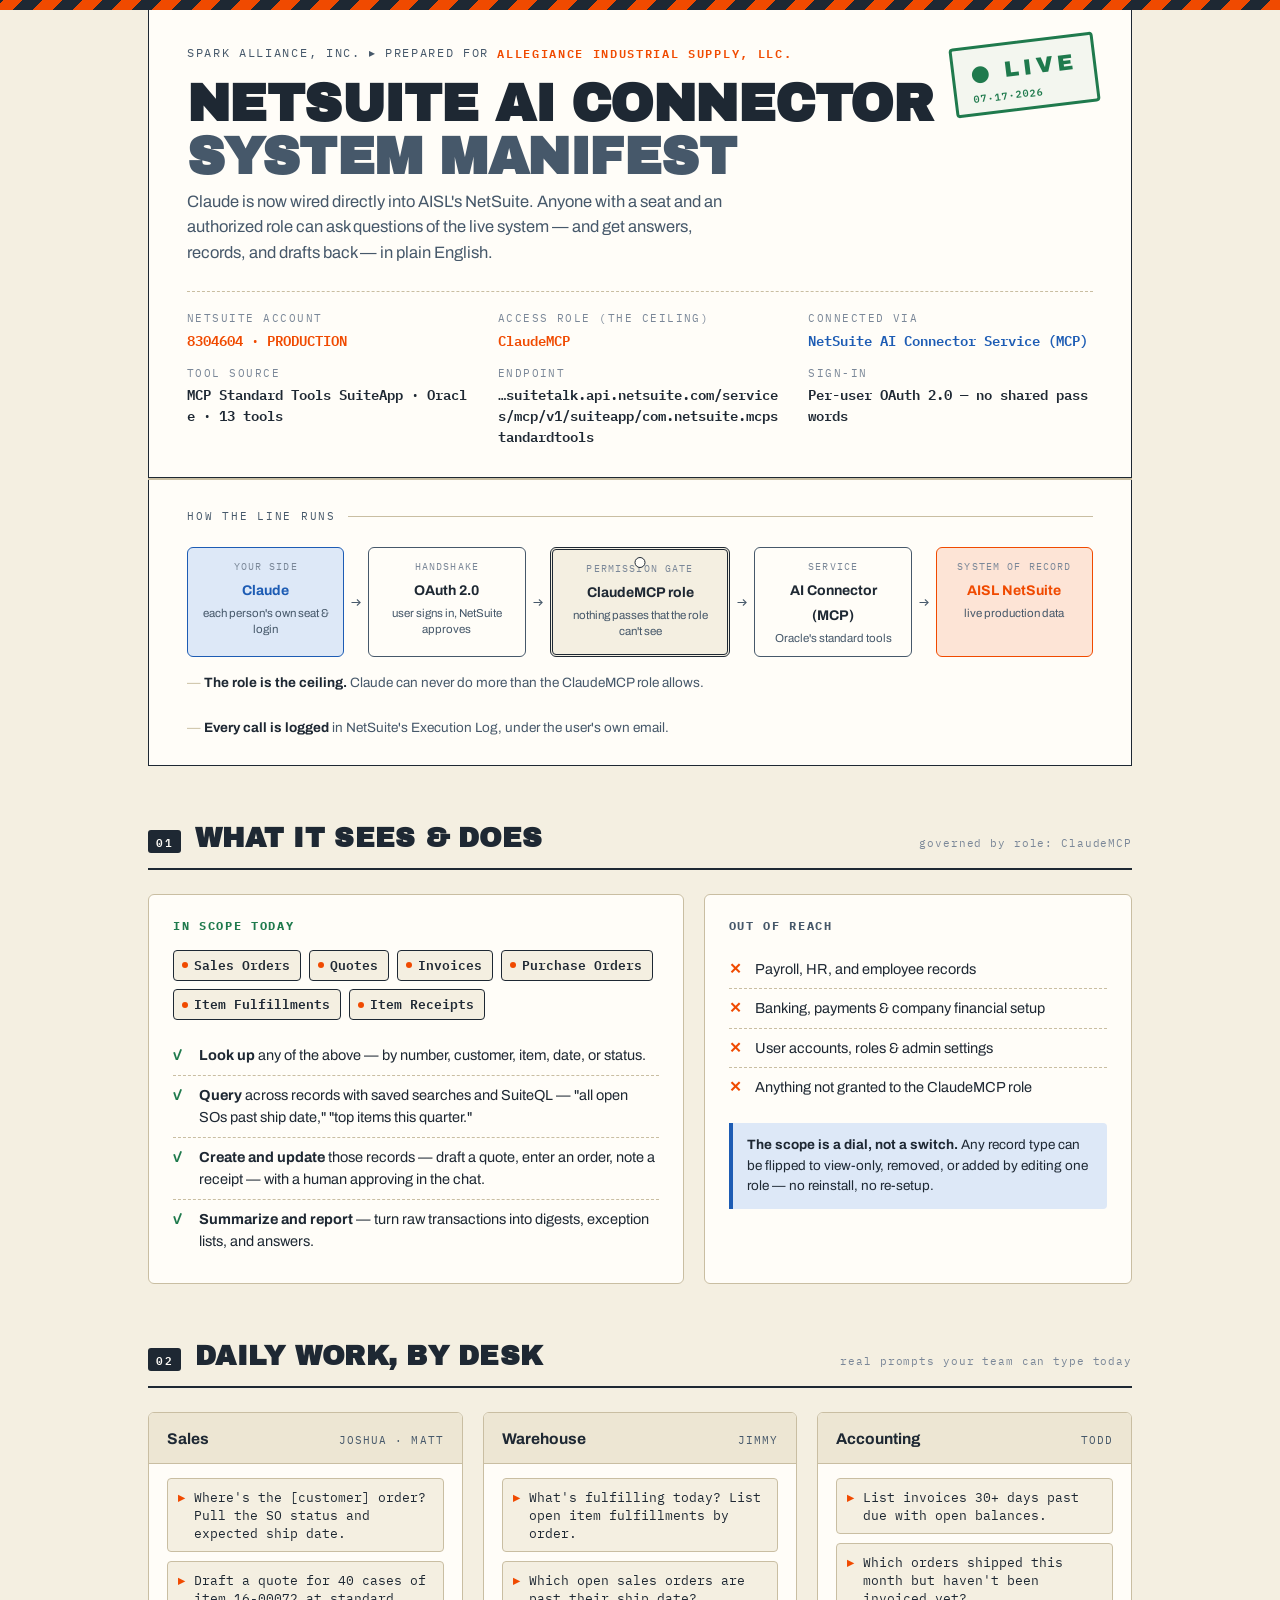
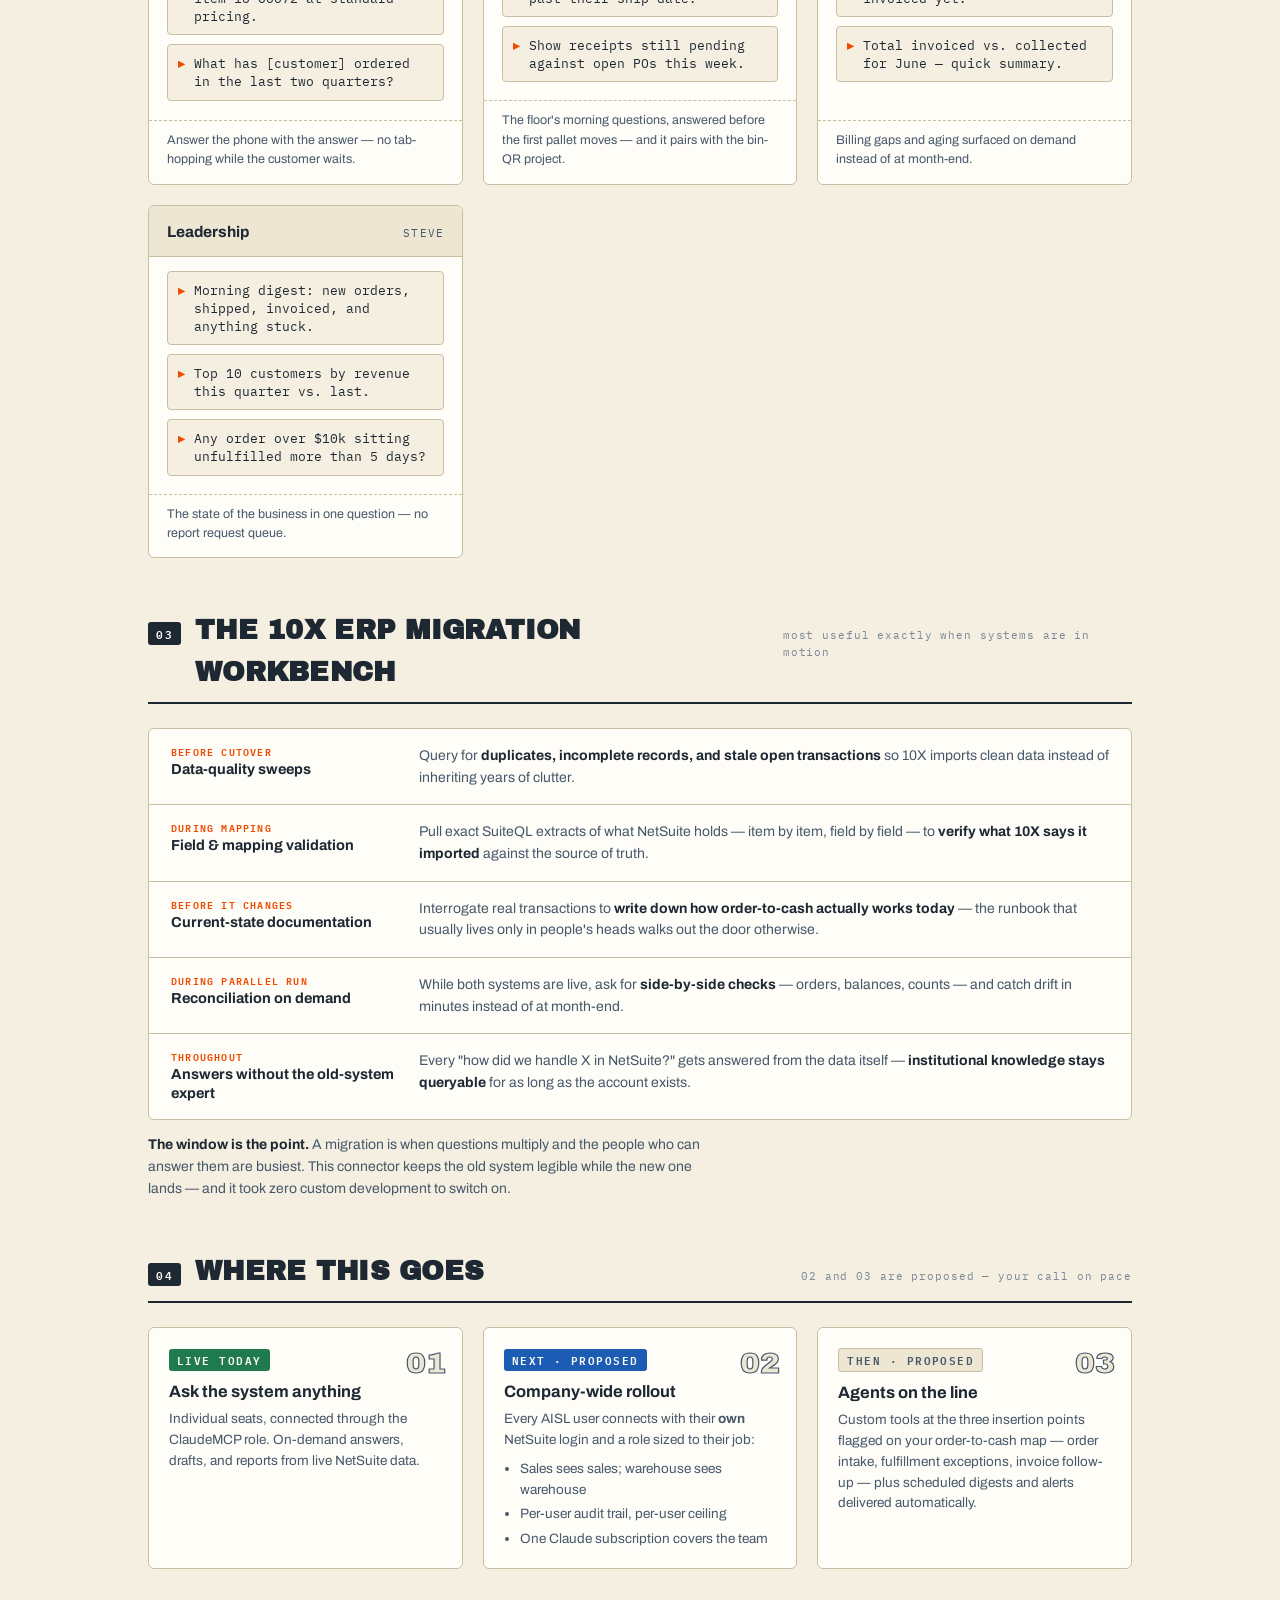
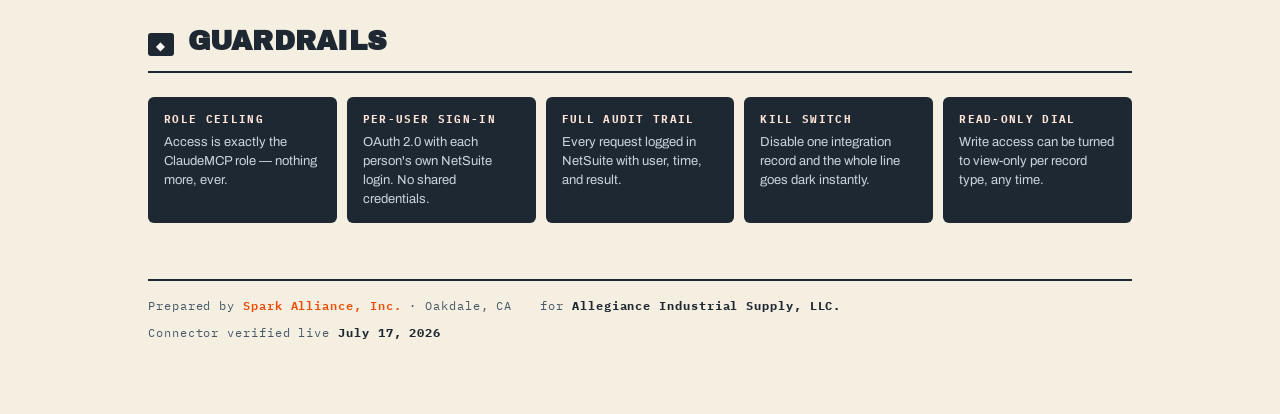
<file: aisl-claude-netsuite-connector/index.html>
<!DOCTYPE html>
<html lang="en">
<head>
<meta charset="UTF-8">
<meta name="viewport" content="width=device-width, initial-scale=1.0">
<title>AISL × Claude — NetSuite AI Connector · System Manifest</title>
<link rel="preconnect" href="https://fonts.googleapis.com">
<link rel="preconnect" href="https://fonts.gstatic.com" crossorigin>
<link href="https://fonts.googleapis.com/css2?family=Archivo+Black&family=Archivo:wght@400;500;600;700&family=IBM+Plex+Mono:wght@400;500;600&display=swap" rel="stylesheet">
<style>
  :root{
    --paper:#F4EFE1;
    --paper-2:#EDE6D3;
    --ink:#1E2833;
    --steel:#46586A;
    --faint:#7A8798;
    --rule:#C9BEA2;
    --safety:#F04A00;
    --safety-soft:#FDE4D6;
    --blue:#1D5CB4;
    --blue-soft:#DDE8F7;
    --live:#1F7A4D;
    --white:#FFFDF8;
    --mono:'IBM Plex Mono',ui-monospace,'SF Mono',Menlo,monospace;
    --body:'Archivo',-apple-system,'Segoe UI',system-ui,sans-serif;
    --display:'Archivo Black','Arial Black',var(--body);
  }
  *{margin:0;padding:0;box-sizing:border-box;}
  html{scroll-behavior:smooth;}
  body{
    background:var(--paper);
    color:var(--ink);
    font-family:var(--body);
    font-size:16px;
    line-height:1.55;
    -webkit-font-smoothing:antialiased;
  }
  a{color:var(--blue);}
  :focus-visible{outline:3px solid var(--blue);outline-offset:2px;}

  .hazard{
    height:10px;
    background:repeating-linear-gradient(-45deg,var(--safety) 0 14px,var(--ink) 14px 28px);
  }
  .wrap{max-width:1040px;margin:0 auto;padding:0 28px 72px;}

  /* ---------- MANIFEST HEADER ---------- */
  header.manifest{
    position:relative;
    background:var(--white);
    border:1.5px solid var(--ink);
    border-top:none;
    margin-top:0;
    padding:34px 38px 30px;
    box-shadow:0 2px 0 var(--rule);
  }
  .eyebrow{
    font-family:var(--mono);
    font-size:12px;
    letter-spacing:.14em;
    text-transform:uppercase;
    color:var(--steel);
    display:flex;flex-wrap:wrap;gap:8px;align-items:center;
  }
  .eyebrow b{color:var(--safety);font-weight:600;}
  h1{
    font-family:var(--display);
    font-size:clamp(30px,4.6vw,52px);
    line-height:1.02;
    letter-spacing:-.01em;
    text-transform:uppercase;
    margin:14px 0 6px;
  }
  h1 .thin{color:var(--steel);}
  .sub{max-width:62ch;color:var(--steel);font-size:16.5px;}

  .stamp{
    position:absolute;
    top:30px;right:34px;
    transform:rotate(-7deg);
    border:3px solid var(--live);
    color:var(--live);
    font-family:var(--display);
    font-size:22px;
    letter-spacing:.18em;
    text-transform:uppercase;
    padding:8px 16px 6px;
    border-radius:4px;
    background:rgba(31,122,77,.05);
  }
  .stamp small{
    display:block;
    font-family:var(--mono);
    font-size:10px;
    letter-spacing:.1em;
    color:var(--live);
    font-weight:600;
  }
  @media (prefers-reduced-motion:no-preference){
    .stamp{animation:thump .5s cubic-bezier(.2,1.4,.4,1) .3s backwards;}
    @keyframes thump{from{transform:rotate(-7deg) scale(2.1);opacity:0;}to{transform:rotate(-7deg) scale(1);opacity:1;}}
  }

  .fields{
    margin-top:26px;
    border-top:1.5px dashed var(--rule);
    padding-top:18px;
    display:grid;
    grid-template-columns:repeat(auto-fit,minmax(210px,1fr));
    gap:14px 26px;
  }
  .field label{
    display:block;
    font-family:var(--mono);
    font-size:10.5px;
    letter-spacing:.14em;
    text-transform:uppercase;
    color:var(--faint);
    margin-bottom:3px;
  }
  .field .v{font-family:var(--mono);font-size:13.5px;font-weight:600;word-break:break-all;}
  .field .v.orange{color:var(--safety);}
  .field .v.blue{color:var(--blue);}

  /* ---------- CONNECTION LINE ---------- */
  .line-card{
    background:var(--white);
    border:1.5px solid var(--ink);
    border-top:none;
    padding:30px 38px 26px;
  }
  .line-title{
    font-family:var(--mono);font-size:11px;letter-spacing:.16em;text-transform:uppercase;color:var(--steel);
    margin-bottom:22px;display:flex;align-items:center;gap:12px;
  }
  .line-title::after{content:"";flex:1;height:1px;background:var(--rule);}
  .conveyor{
    display:flex;align-items:stretch;justify-content:space-between;gap:0;flex-wrap:nowrap;
  }
  .node{
    flex:1;
    border:1.5px solid var(--steel);
    border-radius:6px;
    padding:12px 12px 10px;
    text-align:center;
    background:var(--white);
    min-width:0;
  }
  .node .k{font-family:var(--mono);font-size:9.5px;letter-spacing:.12em;text-transform:uppercase;color:var(--faint);display:block;margin-bottom:4px;}
  .node .n{font-weight:700;font-size:14px;line-height:1.25;}
  .node .d{font-size:11.5px;color:var(--steel);margin-top:3px;line-height:1.35;}
  .node.claude{border-color:var(--blue);background:var(--blue-soft);}
  .node.claude .n{color:var(--blue);}
  .node.ns{border-color:var(--safety);background:var(--safety-soft);}
  .node.ns .n{color:var(--safety);}
  .node.gate{
    position:relative;
    border:3px double var(--ink);
    background:var(--paper);
    flex:1.15;
  }
  .node.gate::before{
    content:"";
    position:absolute;top:7px;left:50%;transform:translateX(-50%);
    width:9px;height:9px;border:1.5px solid var(--ink);border-radius:50%;
    background:var(--white);
  }
  .node.gate .n{margin-top:8px;}
  .arrow{
    align-self:center;
    font-family:var(--mono);
    color:var(--steel);
    font-size:17px;
    padding:0 7px;
    flex:0 0 auto;
  }
  .line-caption{
    margin-top:16px;
    font-size:13.5px;color:var(--steel);
    display:flex;gap:24px;flex-wrap:wrap;
  }
  .line-caption span::before{content:"— ";color:var(--rule);}
  .line-caption b{color:var(--ink);}

  /* ---------- SECTIONS ---------- */
  section{margin-top:52px;}
  .sec-head{
    display:flex;align-items:baseline;gap:14px;
    border-bottom:2px solid var(--ink);
    padding-bottom:8px;margin-bottom:24px;
  }
  .sec-head .tag{
    font-family:var(--mono);font-size:11px;font-weight:600;letter-spacing:.14em;
    color:var(--white);background:var(--ink);
    padding:3px 8px;border-radius:3px;
  }
  .sec-head h2{
    font-family:var(--display);font-size:clamp(20px,2.6vw,27px);
    text-transform:uppercase;letter-spacing:.01em;
  }
  .sec-head .note{margin-left:auto;font-family:var(--mono);font-size:11px;color:var(--faint);letter-spacing:.08em;}

  /* scope */
  .scope{display:grid;grid-template-columns:1.25fr 1fr;gap:20px;}
  .panel{
    background:var(--white);border:1.5px solid var(--rule);border-radius:6px;
    padding:22px 24px;
  }
  .panel h3{
    font-family:var(--mono);font-size:12px;letter-spacing:.14em;text-transform:uppercase;
    margin-bottom:14px;display:flex;align-items:center;gap:8px;
  }
  .panel.in h3{color:var(--live);}
  .panel.out h3{color:var(--steel);}
  .chips{display:flex;flex-wrap:wrap;gap:8px;margin-bottom:16px;}
  .chip{
    font-family:var(--mono);font-size:12.5px;font-weight:600;
    border:1.5px solid var(--ink);border-radius:4px;
    padding:5px 10px;background:var(--paper);
    position:relative;padding-left:20px;
  }
  .chip::before{
    content:"";position:absolute;left:8px;top:50%;transform:translateY(-50%);
    width:6px;height:6px;border-radius:50%;background:var(--safety);
  }
  .plist{list-style:none;}
  .plist li{
    padding:8px 0 8px 26px;position:relative;font-size:14.5px;
    border-top:1px dashed var(--rule);
  }
  .plist li:first-child{border-top:none;}
  .plist li::before{
    position:absolute;left:0;top:8px;font-family:var(--mono);font-weight:600;
  }
  .panel.in .plist li::before{content:"✓";color:var(--live);}
  .panel.out .plist li::before{content:"✕";color:var(--safety);}
  .dial{
    margin-top:16px;padding:12px 14px;border-left:4px solid var(--blue);
    background:var(--blue-soft);font-size:13.5px;color:var(--ink);border-radius:0 4px 4px 0;
  }

  /* desks */
  .desks{display:grid;grid-template-columns:repeat(auto-fit,minmax(300px,1fr));gap:20px;}
  .desk{
    background:var(--white);border:1.5px solid var(--rule);border-radius:6px;overflow:hidden;
    display:flex;flex-direction:column;
  }
  .desk-top{
    padding:14px 18px 12px;border-bottom:1.5px solid var(--rule);
    display:flex;align-items:baseline;gap:10px;background:var(--paper-2);
  }
  .desk-top .who{font-weight:700;font-size:15.5px;}
  .desk-top .role{font-family:var(--mono);font-size:10.5px;letter-spacing:.1em;text-transform:uppercase;color:var(--steel);margin-left:auto;text-align:right;}
  .desk-body{padding:14px 18px 18px;display:flex;flex-direction:column;gap:9px;flex:1;}
  .ask{
    font-family:var(--mono);font-size:12.5px;line-height:1.45;
    background:var(--paper);border:1px solid var(--rule);border-radius:4px;
    padding:9px 11px 9px 26px;position:relative;color:var(--ink);
  }
  .ask::before{content:"▸";position:absolute;left:10px;color:var(--safety);font-weight:600;}
  .desk-foot{
    padding:10px 18px 14px;font-size:12.5px;color:var(--steel);
    border-top:1px dashed var(--rule);
  }

  /* 10x */
  .bench{background:var(--white);border:1.5px solid var(--rule);border-radius:6px;overflow:hidden;}
  .bench-row{
    display:grid;grid-template-columns:230px 1fr;gap:18px;
    padding:16px 22px;border-top:1px solid var(--rule);
  }
  .bench-row:first-child{border-top:none;}
  .bench-row .bt{font-weight:700;font-size:14.5px;line-height:1.3;}
  .bench-row .bt small{display:block;font-family:var(--mono);font-size:10px;letter-spacing:.12em;text-transform:uppercase;color:var(--safety);font-weight:600;margin-bottom:2px;}
  .bench-row p{font-size:14px;color:var(--steel);}
  .bench-row p b{color:var(--ink);}
  .bench-note{
    margin-top:14px;font-size:14px;color:var(--steel);max-width:72ch;
  }
  .bench-note b{color:var(--ink);}

  /* roadmap */
  .road{display:grid;grid-template-columns:repeat(3,1fr);gap:20px;counter-reset:step;}
  .stage{
    background:var(--white);border:1.5px solid var(--rule);border-radius:6px;padding:20px 20px 18px;
    position:relative;counter-increment:step;
  }
  .stage::before{
    content:counter(step,decimal-leading-zero);
    font-family:var(--display);font-size:30px;color:var(--paper-2);
    -webkit-text-stroke:1.2px var(--steel);
    position:absolute;top:12px;right:16px;
  }
  .stage .st{
    font-family:var(--mono);font-size:10.5px;font-weight:600;letter-spacing:.14em;text-transform:uppercase;
    display:inline-block;padding:3px 8px;border-radius:3px;margin-bottom:10px;
  }
  .stage.now .st{background:var(--live);color:var(--white);}
  .stage.next .st{background:var(--blue);color:var(--white);}
  .stage.then .st{background:var(--paper-2);color:var(--steel);border:1px solid var(--rule);}
  .stage h3{font-size:16.5px;margin-bottom:6px;line-height:1.3;}
  .stage p{font-size:13.5px;color:var(--steel);}
  .stage ul{margin:8px 0 0 16px;font-size:13.5px;color:var(--steel);}
  .stage li{margin-top:4px;}

  /* guardrails */
  .rails{display:flex;flex-wrap:wrap;gap:10px;}
  .rail{
    flex:1 1 180px;background:var(--ink);color:var(--paper);
    border-radius:6px;padding:14px 16px;
  }
  .rail b{display:block;font-family:var(--mono);font-size:11px;letter-spacing:.12em;text-transform:uppercase;color:var(--safety-soft);margin-bottom:5px;}
  .rail span{font-size:13px;line-height:1.45;color:#CBD4DE;display:block;}

  footer{
    margin-top:56px;border-top:2px solid var(--ink);padding-top:16px;
    display:flex;flex-wrap:wrap;gap:10px 28px;align-items:baseline;
    font-family:var(--mono);font-size:11.5px;letter-spacing:.08em;color:var(--steel);
  }
  footer b{color:var(--ink);}
  footer .spark{color:var(--safety);font-weight:600;}

  /* responsive */
  @media(max-width:860px){
    .scope{grid-template-columns:1fr;}
    .road{grid-template-columns:1fr;}
    .bench-row{grid-template-columns:1fr;gap:6px;}
    .conveyor{flex-direction:column;gap:6px;}
    .arrow{transform:rotate(90deg);padding:2px 0;align-self:center;}
    .stamp{position:static;display:inline-block;margin-top:16px;}
    header.manifest,.line-card{padding-left:22px;padding-right:22px;}
  }
</style>
</head>
<body>

<div class="hazard" role="presentation"></div>

<div class="wrap">

  <!-- ============ HEADER / MANIFEST ============ -->
  <header class="manifest">
    <div class="eyebrow">SPARK ALLIANCE, INC. <span>▸ prepared for</span> <b>ALLEGIANCE INDUSTRIAL SUPPLY, LLC.</b></div>
    <h1>NetSuite AI Connector<br><span class="thin">System Manifest</span></h1>
    <p class="sub">Claude is now wired directly into AISL's NetSuite. Anyone with a seat and an authorized role can ask questions of the live system — and get answers, records, and drafts back — in plain English.</p>

    <div class="stamp">● Live<small>07·17·2026</small></div>

    <div class="fields">
      <div class="field"><label>NetSuite account</label><div class="v orange">8304604 · PRODUCTION</div></div>
      <div class="field"><label>Access role (the ceiling)</label><div class="v orange">ClaudeMCP</div></div>
      <div class="field"><label>Connected via</label><div class="v blue">NetSuite AI Connector Service (MCP)</div></div>
      <div class="field"><label>Tool source</label><div class="v">MCP Standard Tools SuiteApp · Oracle · 13 tools</div></div>
      <div class="field"><label>Endpoint</label><div class="v">…suitetalk.api.netsuite.com/services/mcp/v1/suiteapp/com.netsuite.mcpstandardtools</div></div>
      <div class="field"><label>Sign-in</label><div class="v">Per-user OAuth 2.0 — no shared passwords</div></div>
    </div>
  </header>

  <!-- ============ CONNECTION LINE ============ -->
  <div class="line-card">
    <div class="line-title">How the line runs</div>
    <div class="conveyor">
      <div class="node claude"><span class="k">Your side</span><span class="n">Claude</span><div class="d">each person's own seat &amp; login</div></div>
      <div class="arrow">→</div>
      <div class="node"><span class="k">Handshake</span><span class="n">OAuth 2.0</span><div class="d">user signs in, NetSuite approves</div></div>
      <div class="arrow">→</div>
      <div class="node gate"><span class="k">Permission gate</span><span class="n">ClaudeMCP role</span><div class="d">nothing passes that the role can't see</div></div>
      <div class="arrow">→</div>
      <div class="node"><span class="k">Service</span><span class="n">AI Connector (MCP)</span><div class="d">Oracle's standard tools</div></div>
      <div class="arrow">→</div>
      <div class="node ns"><span class="k">System of record</span><span class="n">AISL NetSuite</span><div class="d">live production data</div></div>
    </div>
    <div class="line-caption">
      <span><b>The role is the ceiling.</b> Claude can never do more than the ClaudeMCP role allows.</span>
      <span><b>Every call is logged</b> in NetSuite's Execution Log, under the user's own email.</span>
    </div>
  </div>

  <!-- ============ 01 SCOPE ============ -->
  <section id="scope">
    <div class="sec-head">
      <span class="tag">01</span>
      <h2>What it sees &amp; does</h2>
      <span class="note">governed by role: ClaudeMCP</span>
    </div>
    <div class="scope">
      <div class="panel in">
        <h3>In scope today</h3>
        <div class="chips">
          <span class="chip">Sales Orders</span>
          <span class="chip">Quotes</span>
          <span class="chip">Invoices</span>
          <span class="chip">Purchase Orders</span>
          <span class="chip">Item Fulfillments</span>
          <span class="chip">Item Receipts</span>
        </div>
        <ul class="plist">
          <li><b>Look up</b> any of the above — by number, customer, item, date, or status.</li>
          <li><b>Query</b> across records with saved searches and SuiteQL — "all open SOs past ship date," "top items this quarter."</li>
          <li><b>Create and update</b> those records — draft a quote, enter an order, note a receipt — with a human approving in the chat.</li>
          <li><b>Summarize and report</b> — turn raw transactions into digests, exception lists, and answers.</li>
        </ul>
      </div>
      <div class="panel out">
        <h3>Out of reach</h3>
        <ul class="plist">
          <li>Payroll, HR, and employee records</li>
          <li>Banking, payments &amp; company financial setup</li>
          <li>User accounts, roles &amp; admin settings</li>
          <li>Anything not granted to the ClaudeMCP role</li>
        </ul>
        <div class="dial"><b>The scope is a dial, not a switch.</b> Any record type can be flipped to view-only, removed, or added by editing one role — no reinstall, no re-setup.</div>
      </div>
    </div>
  </section>

  <!-- ============ 02 DESKS ============ -->
  <section id="desks">
    <div class="sec-head">
      <span class="tag">02</span>
      <h2>Daily work, by desk</h2>
      <span class="note">real prompts your team can type today</span>
    </div>
    <div class="desks">
      <div class="desk">
        <div class="desk-top"><span class="who">Sales</span><span class="role">Joshua · Matt</span></div>
        <div class="desk-body">
          <div class="ask">Where's the [customer] order? Pull the SO status and expected ship date.</div>
          <div class="ask">Draft a quote for 40 cases of item 16-00072 at standard pricing.</div>
          <div class="ask">What has [customer] ordered in the last two quarters?</div>
        </div>
        <div class="desk-foot">Answer the phone with the answer — no tab-hopping while the customer waits.</div>
      </div>
      <div class="desk">
        <div class="desk-top"><span class="who">Warehouse</span><span class="role">Jimmy</span></div>
        <div class="desk-body">
          <div class="ask">What's fulfilling today? List open item fulfillments by order.</div>
          <div class="ask">Which open sales orders are past their ship date?</div>
          <div class="ask">Show receipts still pending against open POs this week.</div>
        </div>
        <div class="desk-foot">The floor's morning questions, answered before the first pallet moves — and it pairs with the bin-QR project.</div>
      </div>
      <div class="desk">
        <div class="desk-top"><span class="who">Accounting</span><span class="role">Todd</span></div>
        <div class="desk-body">
          <div class="ask">List invoices 30+ days past due with open balances.</div>
          <div class="ask">Which orders shipped this month but haven't been invoiced yet?</div>
          <div class="ask">Total invoiced vs. collected for June — quick summary.</div>
        </div>
        <div class="desk-foot">Billing gaps and aging surfaced on demand instead of at month-end.</div>
      </div>
      <div class="desk">
        <div class="desk-top"><span class="who">Leadership</span><span class="role">Steve</span></div>
        <div class="desk-body">
          <div class="ask">Morning digest: new orders, shipped, invoiced, and anything stuck.</div>
          <div class="ask">Top 10 customers by revenue this quarter vs. last.</div>
          <div class="ask">Any order over $10k sitting unfulfilled more than 5 days?</div>
        </div>
        <div class="desk-foot">The state of the business in one question — no report request queue.</div>
      </div>
    </div>
  </section>

  <!-- ============ 03 10X ============ -->
  <section id="tenx">
    <div class="sec-head">
      <span class="tag">03</span>
      <h2>The 10X ERP migration workbench</h2>
      <span class="note">most useful exactly when systems are in motion</span>
    </div>
    <div class="bench">
      <div class="bench-row">
        <div class="bt"><small>Before cutover</small>Data-quality sweeps</div>
        <p>Query for <b>duplicates, incomplete records, and stale open transactions</b> so 10X imports clean data instead of inheriting years of clutter.</p>
      </div>
      <div class="bench-row">
        <div class="bt"><small>During mapping</small>Field &amp; mapping validation</div>
        <p>Pull exact SuiteQL extracts of what NetSuite holds — item by item, field by field — to <b>verify what 10X says it imported</b> against the source of truth.</p>
      </div>
      <div class="bench-row">
        <div class="bt"><small>Before it changes</small>Current-state documentation</div>
        <p>Interrogate real transactions to <b>write down how order-to-cash actually works today</b> — the runbook that usually lives only in people's heads walks out the door otherwise.</p>
      </div>
      <div class="bench-row">
        <div class="bt"><small>During parallel run</small>Reconciliation on demand</div>
        <p>While both systems are live, ask for <b>side-by-side checks</b> — orders, balances, counts — and catch drift in minutes instead of at month-end.</p>
      </div>
      <div class="bench-row">
        <div class="bt"><small>Throughout</small>Answers without the old-system expert</div>
        <p>Every "how did we handle X in NetSuite?" gets answered from the data itself — <b>institutional knowledge stays queryable</b> for as long as the account exists.</p>
      </div>
    </div>
    <p class="bench-note"><b>The window is the point.</b> A migration is when questions multiply and the people who can answer them are busiest. This connector keeps the old system legible while the new one lands — and it took zero custom development to switch on.</p>
  </section>

  <!-- ============ 04 ROADMAP ============ -->
  <section id="road">
    <div class="sec-head">
      <span class="tag">04</span>
      <h2>Where this goes</h2>
      <span class="note">02 and 03 are proposed — your call on pace</span>
    </div>
    <div class="road">
      <div class="stage now">
        <span class="st">Live today</span>
        <h3>Ask the system anything</h3>
        <p>Individual seats, connected through the ClaudeMCP role. On-demand answers, drafts, and reports from live NetSuite data.</p>
      </div>
      <div class="stage next">
        <span class="st">Next · proposed</span>
        <h3>Company-wide rollout</h3>
        <p>Every AISL user connects with their <b>own</b> NetSuite login and a role sized to their job:</p>
        <ul>
          <li>Sales sees sales; warehouse sees warehouse</li>
          <li>Per-user audit trail, per-user ceiling</li>
          <li>One Claude subscription covers the team</li>
        </ul>
      </div>
      <div class="stage then">
        <span class="st">Then · proposed</span>
        <h3>Agents on the line</h3>
        <p>Custom tools at the three insertion points flagged on your order-to-cash map — order intake, fulfillment exceptions, invoice follow-up — plus scheduled digests and alerts delivered automatically.</p>
      </div>
    </div>
  </section>

  <!-- ============ GUARDRAILS ============ -->
  <section id="rails">
    <div class="sec-head">
      <span class="tag">◆</span>
      <h2>Guardrails</h2>
    </div>
    <div class="rails">
      <div class="rail"><b>Role ceiling</b><span>Access is exactly the ClaudeMCP role — nothing more, ever.</span></div>
      <div class="rail"><b>Per-user sign-in</b><span>OAuth 2.0 with each person's own NetSuite login. No shared credentials.</span></div>
      <div class="rail"><b>Full audit trail</b><span>Every request logged in NetSuite with user, time, and result.</span></div>
      <div class="rail"><b>Kill switch</b><span>Disable one integration record and the whole line goes dark instantly.</span></div>
      <div class="rail"><b>Read-only dial</b><span>Write access can be turned to view-only per record type, any time.</span></div>
    </div>
  </section>

  <footer>
    <span>Prepared by <b class="spark">Spark Alliance, Inc.</b> · Oakdale, CA</span>
    <span>for <b>Allegiance Industrial Supply, LLC.</b></span>
    <span>Connector verified live <b>July 17, 2026</b></span>
  </footer>

</div>
</body>
</html>
</file>
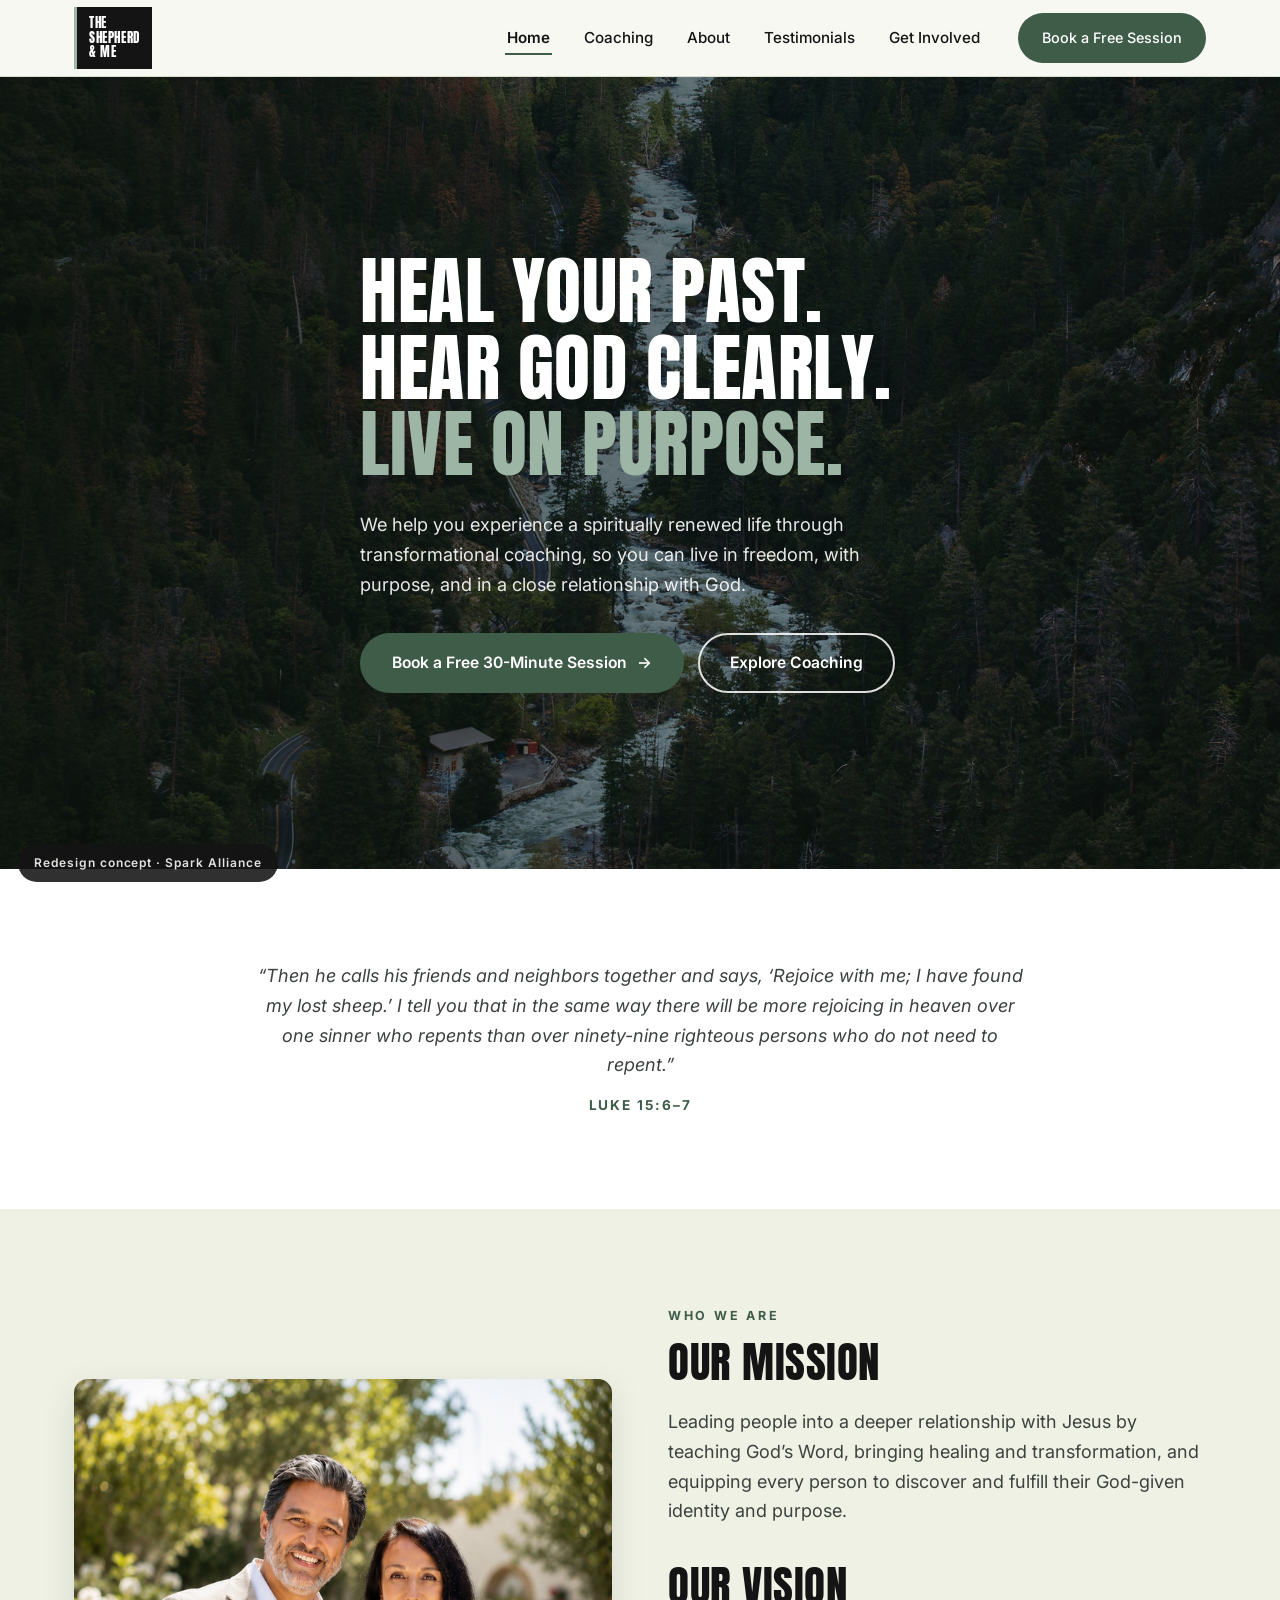
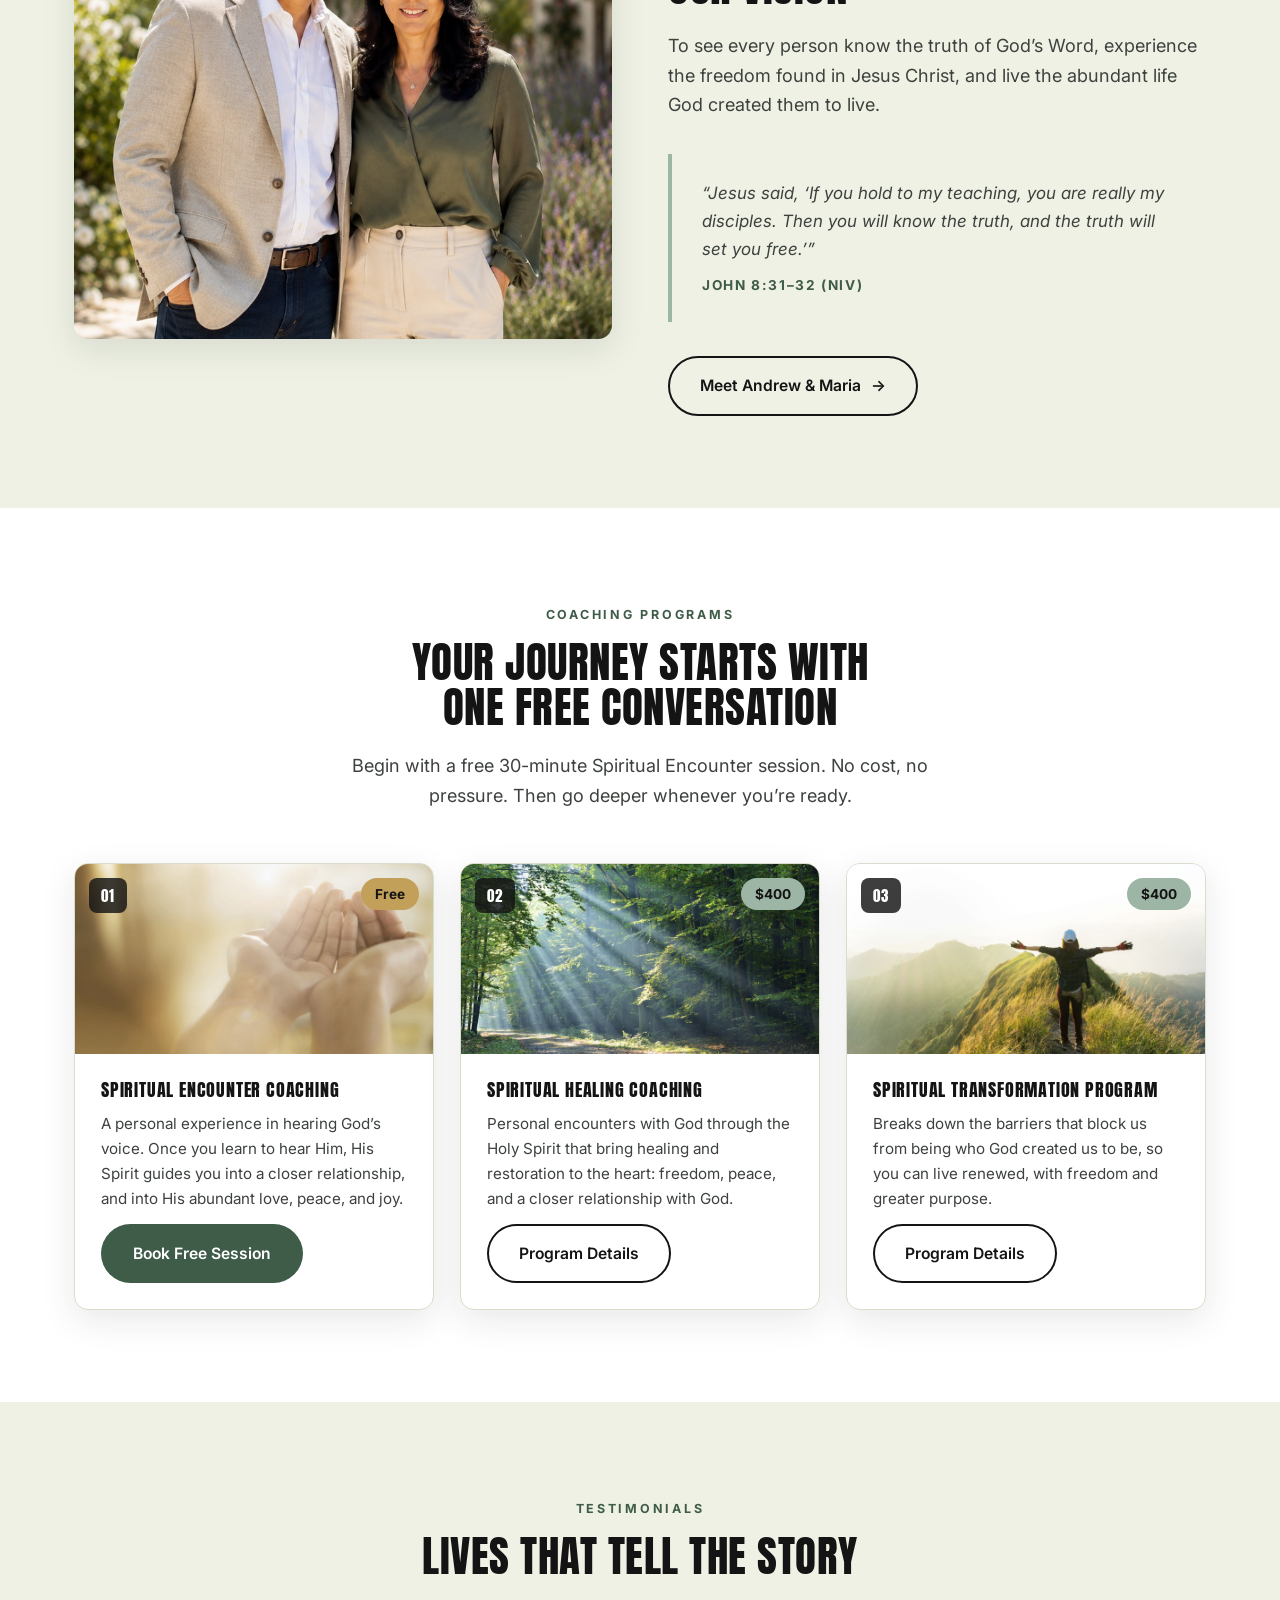
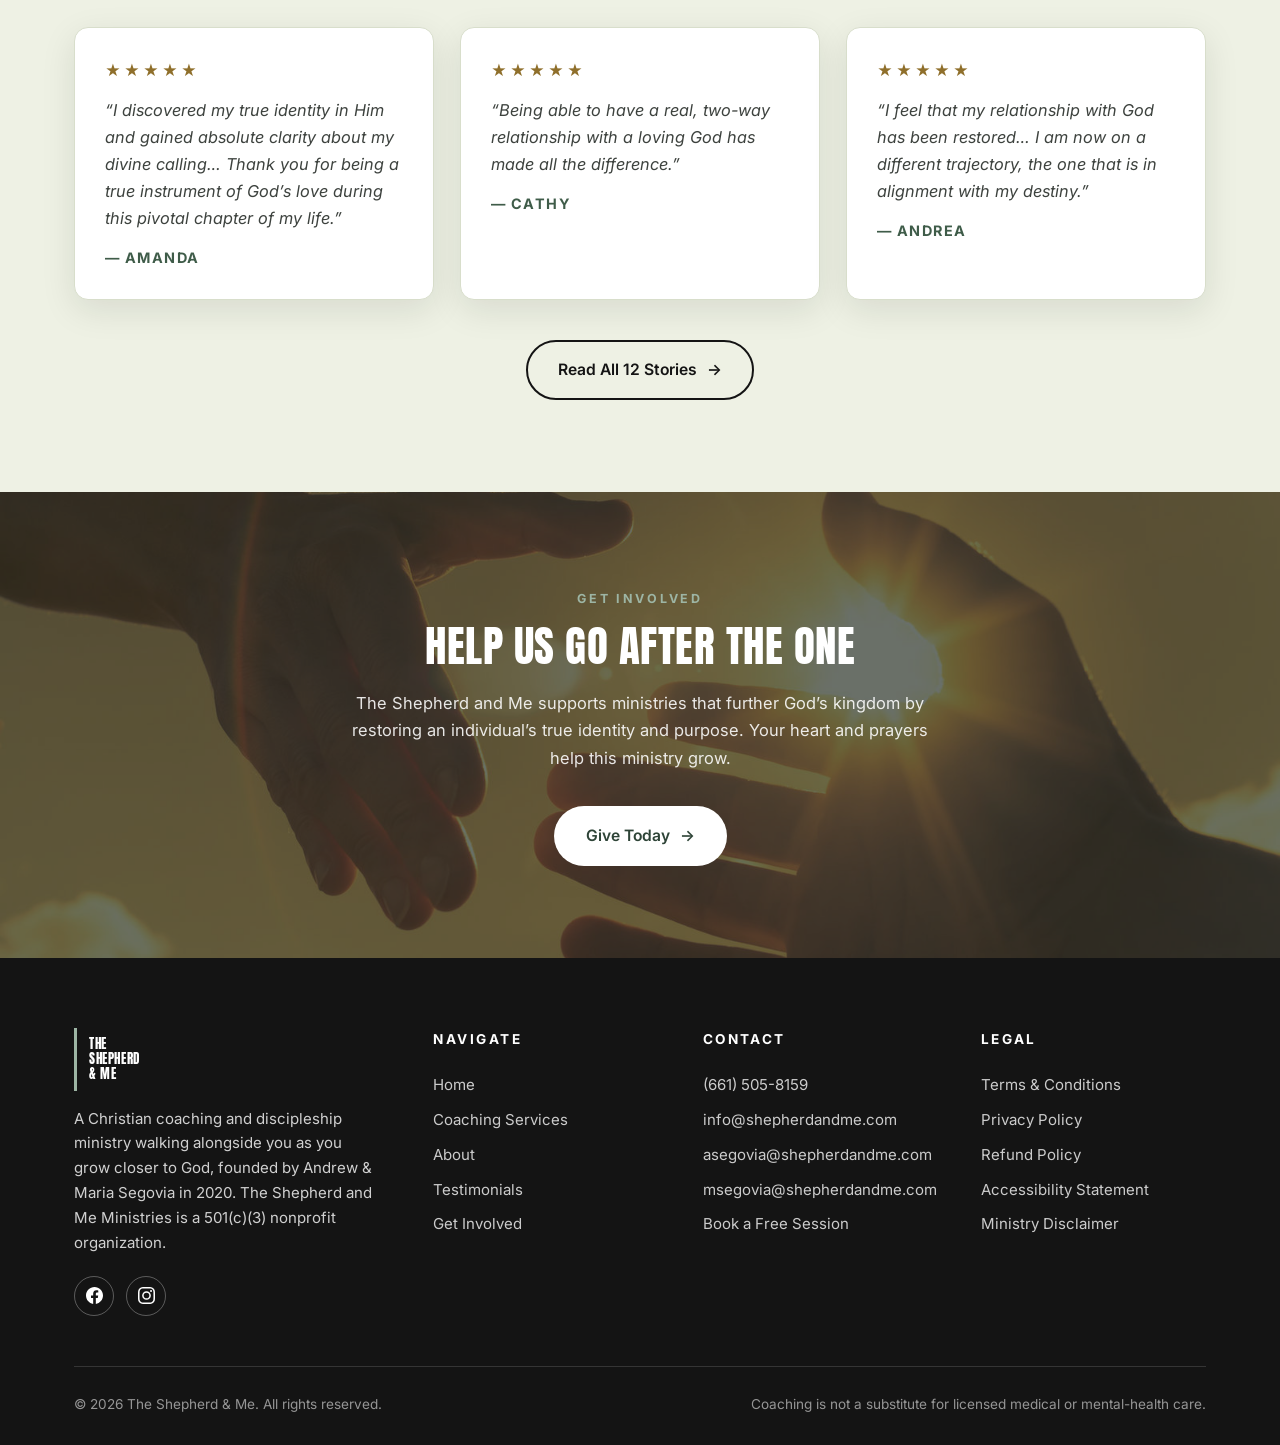
<file: shepherdandme/index.html>
<!DOCTYPE html>
<html lang="en">
<head>
<meta charset="UTF-8">
<meta name="robots" content="noindex, nofollow">
<link rel="icon" href="data:image/svg+xml,<svg xmlns=%22http://www.w3.org/2000/svg%22 viewBox=%220 0 100 100%22><text y=%22.9em%22 font-size=%2290%22>&#127807;</text></svg>">
<meta name="viewport" content="width=device-width, initial-scale=1.0">
<title>Christian Spiritual Coaching | The Shepherd &amp; Me | Redesign Concept</title>
<meta name="description" content="Heal your past, hear God clearly, and live on purpose. Faith-based transformational coaching with Andrew & Maria Segovia. Book a free 30-minute session.">
<meta property="og:title" content="The Shepherd & Me | Christian Spiritual Coaching">
<meta property="og:description" content="Heal your past, hear God clearly, and live on purpose. Book a free 30-minute session with Andrew & Maria Segovia.">
<meta property="og:type" content="website">
<meta property="og:url" content="https://drewb-it.com/shepherdandme/">
<meta property="og:image" content="https://drewb-it.com/shepherdandme/assets/andrew-maria-about-900x640.jpg">
<meta name="twitter:card" content="summary_large_image">
<meta name="theme-color" content="#3F5C49">
<link rel="preconnect" href="https://fonts.googleapis.com">
<link rel="preconnect" href="https://fonts.gstatic.com" crossorigin>
<link href="https://fonts.googleapis.com/css2?family=Anton&family=Inter:wght@400;500;600;700&display=swap" rel="stylesheet">
<style>
:root{
  --sage:#9DB5A4;
  --sage-deep:#3F5C49;
  --sage-dark:#2E4437;
  --cream:#EEF1E4;
  --cream-soft:#F7F8F2;
  --ink:#141414;
  --ink-soft:#3D423E;
  --line:#D8DECB;
  --white:#FFFFFF;
  --gold:#C2A05A;
  --gold-deep:#8F6F2B;
  --radius:14px;
  --shadow:0 10px 34px rgba(20,30,22,.10);
  --display:'Anton',Impact,sans-serif;
  --body:'Inter',system-ui,-apple-system,sans-serif;
}
*{margin:0;padding:0;box-sizing:border-box}
html{scroll-behavior:smooth}
body{font-family:var(--body);color:var(--ink);background:var(--cream-soft);line-height:1.65;font-size:16.5px;-webkit-font-smoothing:antialiased}
img{max-width:100%;display:block}
a{color:var(--sage-deep)}
.container{max-width:1180px;margin:0 auto;padding:0 24px}
.narrow{max-width:820px}

/* ---------- typography ---------- */
h1,h2,h3,.display{font-family:var(--display);font-weight:400;letter-spacing:.5px;line-height:1.04;text-transform:uppercase;color:var(--ink)}
h1{font-size:clamp(2.6rem,6vw,4.6rem)}
h2{font-size:clamp(1.9rem,3.6vw,2.7rem);margin-bottom:.5em}
h3{font-size:1.28rem;letter-spacing:.8px}
.kicker{display:inline-block;font-family:var(--body);font-size:.78rem;font-weight:700;letter-spacing:.22em;text-transform:uppercase;color:var(--sage-deep);margin-bottom:14px}
.lead{font-size:1.13rem;color:var(--ink-soft)}
.center{text-align:center}
.on-dark,.on-dark h1,.on-dark h2,.on-dark h3{color:var(--white)}
.on-dark .kicker{color:var(--sage)}
.on-dark p{color:rgba(255,255,255,.88)}

/* ---------- buttons ---------- */
.btn{display:inline-flex;align-items:center;gap:10px;padding:15px 30px;border-radius:999px;font-weight:600;font-size:.98rem;text-decoration:none;border:2px solid transparent;cursor:pointer;transition:transform .18s ease,box-shadow .18s ease,background .18s ease;font-family:var(--body)}
.btn:hover{transform:translateY(-2px);box-shadow:0 8px 22px rgba(20,40,25,.18)}
.btn-primary{background:var(--sage-deep);color:#fff}
.btn-primary:hover{background:var(--sage-dark)}
.btn-ghost{background:transparent;color:var(--ink);border-color:var(--ink)}
.btn-ghost.on-dark-btn{color:#fff;border-color:rgba(255,255,255,.85)}
.nav-links a.btn-primary,.mobile-menu a.btn-primary{color:#fff}
.btn-light{background:#fff;color:var(--sage-dark)}
.btn .arrow{transition:transform .18s}
.btn:hover .arrow{transform:translateX(4px)}

/* ---------- header ---------- */
.skip{position:absolute;left:-9999px;top:0;background:#fff;padding:10px 16px;z-index:200}
.skip:focus{left:12px;top:12px}
header{position:sticky;top:0;z-index:100;background:rgba(247,248,242,.92);backdrop-filter:blur(12px);border-bottom:1px solid var(--line)}
.nav{display:flex;align-items:center;justify-content:space-between;height:76px}
.brand{display:flex;align-items:center;gap:12px;text-decoration:none}
.brand-mark{background:var(--ink);color:#fff;font-family:var(--display);text-transform:uppercase;font-size:.82rem;line-height:1.14;padding:9px 12px;letter-spacing:.6px;border-left:3px solid var(--sage)}
.nav-links{display:flex;align-items:center;gap:30px;list-style:none}
.nav-links a{color:var(--ink);text-decoration:none;font-weight:500;font-size:.95rem;padding:6px 2px;border-bottom:2px solid transparent;transition:border-color .15s}
.nav-links a:hover{border-color:var(--sage)}
.nav-links a.active{border-color:var(--sage-deep);font-weight:600}
.nav-cta{margin-left:6px}
.nav .btn{padding:11px 22px;font-size:.9rem}
.hamburger{display:none;background:none;border:0;cursor:pointer;padding:8px}
.hamburger span{display:block;width:24px;height:2.5px;background:var(--ink);margin:5px 0;border-radius:2px;transition:.25s}
.mobile-menu{display:none;background:var(--cream-soft);border-bottom:1px solid var(--line);padding:8px 24px 22px}
.mobile-menu a{display:block;padding:13px 4px;text-decoration:none;color:var(--ink);font-weight:600;font-size:1.05rem;border-bottom:1px solid var(--line)}
.mobile-menu .btn{margin-top:16px;justify-content:center;display:flex}
body.menu-open .mobile-menu{display:block}
body.menu-open .hamburger span:nth-child(1){transform:translateY(7.5px) rotate(45deg)}
body.menu-open .hamburger span:nth-child(2){opacity:0}
body.menu-open .hamburger span:nth-child(3){transform:translateY(-7.5px) rotate(-45deg)}

/* ---------- page routing ---------- */
.page{display:none}
.page.current{display:block}

/* ---------- hero ---------- */
.hero{position:relative;min-height:88vh;display:flex;align-items:center;color:#fff;overflow:hidden}
.hero-bg{position:absolute;inset:0;background-size:cover;background-position:center}
.hero-bg::after{content:"";position:absolute;inset:0;background:linear-gradient(100deg,rgba(10,18,12,.72) 0%,rgba(10,18,12,.45) 55%,rgba(10,18,12,.25) 100%)}
.hero-inner{position:relative;z-index:2;padding:110px 0}
.hero h1{color:#fff;max-width:820px}
.hero h1 em{font-style:normal;color:var(--sage)}
.hero p{max-width:560px;margin:26px 0 34px;font-size:1.14rem;color:rgba(255,255,255,.9)}
.hero-actions{display:flex;gap:14px;flex-wrap:wrap}
.hero-badge{display:inline-flex;align-items:center;gap:8px;background:rgba(157,181,164,.2);border:1px solid rgba(157,181,164,.55);color:#DCE7DE;font-size:.82rem;font-weight:600;letter-spacing:.14em;text-transform:uppercase;padding:8px 16px;border-radius:999px;margin-bottom:26px}

/* interior page hero */
.page-hero{background:var(--cream);padding:92px 0 64px;border-bottom:1px solid var(--line)}
.page-hero h1{max-width:900px}
.page-hero .lead{max-width:660px;margin-top:18px}

/* ---------- sections ---------- */
section.band{padding:92px 0}
.band-cream{background:var(--cream)}
.band-white{background:#fff}
.band-dark{background:var(--sage-dark)}
.band-sage{background:var(--sage)}
.band-img{position:relative;color:#fff}
.band-img .band-bg{position:absolute;inset:0;background-size:cover;background-position:center}
.band-img .band-bg::after{content:"";position:absolute;inset:0;background:rgba(16,26,19,.62)}
.band-img .container{position:relative;z-index:2}

/* scripture */
.scripture{border-left:4px solid var(--sage);background:var(--cream);padding:26px 30px;border-radius:0 var(--radius) var(--radius) 0;margin:34px 0;font-size:1.06rem;font-style:italic;color:var(--ink-soft)}
.scripture cite{display:block;margin-top:10px;font-style:normal;font-weight:700;font-size:.85rem;letter-spacing:.12em;text-transform:uppercase;color:var(--sage-deep)}

/* grid helpers */
.grid-2{display:grid;grid-template-columns:1fr 1fr;gap:56px;align-items:center}
.grid-3{display:grid;grid-template-columns:repeat(3,1fr);gap:26px}
.photo{border-radius:var(--radius);overflow:hidden;box-shadow:var(--shadow)}
.photo img{width:100%;height:100%;object-fit:cover}

/* program cards */
.program-card{background:#fff;border:1px solid var(--line);border-radius:var(--radius);overflow:hidden;display:flex;flex-direction:column;box-shadow:var(--shadow);transition:transform .2s ease}
.program-card:hover{transform:translateY(-5px)}
.program-card .pc-img{height:190px;position:relative}
.program-card .pc-img img{width:100%;height:100%;object-fit:cover}
.pc-num{position:absolute;top:14px;left:14px;background:rgba(20,20,20,.82);color:#fff;font-family:var(--display);padding:5px 12px;border-radius:8px;font-size:.95rem;letter-spacing:1px}
.pc-price{position:absolute;top:14px;right:14px;background:var(--sage);color:var(--ink);font-weight:700;padding:5px 14px;border-radius:999px;font-size:.85rem}
.pc-price.free{background:var(--gold);color:var(--ink)}
.program-card .pc-body{padding:26px;display:flex;flex-direction:column;gap:12px;flex:1}
.program-card h3{font-size:1.15rem}
.program-card p{font-size:.95rem;color:var(--ink-soft)}
.program-card .btn{margin-top:auto;align-self:flex-start}

/* includes list */
.includes{list-style:none;margin:10px 0}
.includes li{padding:7px 0 7px 30px;position:relative;font-size:.95rem;color:var(--ink-soft)}
.includes li::before{content:"✓";position:absolute;left:4px;top:6px;color:var(--sage-deep);font-weight:800}

/* testimonial cards */
.t-card{background:#fff;border:1px solid var(--line);border-radius:var(--radius);padding:30px;box-shadow:var(--shadow);display:flex;flex-direction:column;gap:14px}
.t-quote{font-size:1.02rem;color:var(--ink-soft);font-style:italic}
.t-name{font-weight:700;font-size:.9rem;letter-spacing:.1em;text-transform:uppercase;color:var(--sage-deep)}
.t-card details{font-size:.93rem;color:var(--ink-soft)}
.t-card summary{cursor:pointer;font-weight:600;color:var(--sage-deep);list-style:none;font-style:normal}
.t-card summary::after{content:" +";font-weight:800}
.t-card details[open] summary::after{content:" –"}
.t-card details p{margin-top:12px}
.stars{color:var(--gold-deep);letter-spacing:3px;font-size:.95rem}

/* story article */
.article{max-width:760px;margin:0 auto;padding:70px 24px 30px}
.article p{margin-bottom:1.35em;font-size:1.07rem;color:var(--ink-soft)}
.article .drop{font-size:1.2rem;color:var(--ink);font-weight:500}
.story-head{display:grid;grid-template-columns:340px 1fr;gap:54px;align-items:center}
.profile-card-grid{grid-template-columns:300px 1fr;gap:0}
.profile-card-grid .photo{height:100%;border-radius:0;box-shadow:none}
.pull{font-size:1.45rem;line-height:1.45;font-weight:600;color:var(--ink);border-left:4px solid var(--gold);padding-left:24px;margin:10px 0}
.byline{margin-top:18px;font-weight:700;letter-spacing:.14em;text-transform:uppercase;font-size:.85rem;color:var(--sage-deep)}

/* legal pages */
.legal{max-width:820px;margin:0 auto;padding:64px 24px 90px}
.legal h2{font-size:1.22rem;letter-spacing:.8px;margin:40px 0 14px}
.legal p{margin-bottom:1.25em;color:var(--ink-soft)}
.legal ul,.legal ol{margin:0 0 1.25em 24px;color:var(--ink-soft)}
.legal li{margin-bottom:9px}

/* value props */
.vp{background:#fff;border:1px solid var(--line);border-radius:var(--radius);padding:34px 30px;box-shadow:var(--shadow)}
.vp .vp-ico{width:52px;height:52px;border-radius:14px;background:var(--cream);display:flex;align-items:center;justify-content:center;font-size:1.5rem;margin-bottom:18px}
.vp h3{margin-bottom:10px}
.vp p{font-size:.96rem;color:var(--ink-soft)}

/* forms (visual demo) */
.form-card{background:#fff;border:1px solid var(--line);border-radius:var(--radius);padding:38px;box-shadow:var(--shadow)}
.f-row{display:grid;grid-template-columns:1fr 1fr;gap:18px}
.f-group{margin-bottom:18px}
.f-group label{display:block;font-weight:600;font-size:.88rem;margin-bottom:7px}
.f-group input,.f-group textarea,.f-group select{width:100%;padding:13px 15px;border:1.5px solid var(--line);border-radius:10px;font-family:var(--body);font-size:.98rem;background:var(--cream-soft)}
.f-group input:focus,.f-group textarea:focus{outline:2px solid var(--sage);border-color:var(--sage)}
.amounts{display:flex;gap:12px;flex-wrap:wrap;margin-bottom:18px}
.amt{padding:13px 26px;border:1.5px solid var(--line);border-radius:10px;background:#fff;font-weight:700;cursor:pointer;font-size:1rem}
.amt.sel{background:var(--sage-deep);color:#fff;border-color:var(--sage-deep)}

/* faq */
.faq{border-bottom:1px solid var(--line)}
.faq summary{cursor:pointer;padding:22px 0;font-weight:600;font-size:1.05rem;list-style:none;display:flex;justify-content:space-between;align-items:center;gap:20px}
.faq summary::after{content:"+";font-size:1.5rem;color:var(--sage-deep);font-weight:400}
.faq[open] summary::after{content:"–"}
.faq p{padding:0 0 22px;color:var(--ink-soft)}

/* footer */
footer{background:var(--ink);color:rgba(255,255,255,.8);padding:70px 0 30px;margin-top:0}
.foot-grid{display:grid;grid-template-columns:1.4fr 1fr 1fr 1fr;gap:44px;margin-bottom:50px}
footer h4{color:#fff;font-size:.85rem;letter-spacing:.18em;text-transform:uppercase;margin-bottom:18px}
footer a{color:rgba(255,255,255,.78);text-decoration:none;display:block;padding:5px 0;font-size:.94rem}
footer a:hover{color:var(--sage)}
.foot-brand p{font-size:.94rem;margin-top:16px;max-width:300px}
.socials{display:flex;gap:12px;margin-top:20px}
.socials a{width:40px;height:40px;border:1px solid rgba(255,255,255,.3);border-radius:50%;display:flex;align-items:center;justify-content:center;padding:0}
.socials a:hover{border-color:var(--sage);background:rgba(157,181,164,.15)}
.foot-bottom{border-top:1px solid rgba(255,255,255,.14);padding-top:26px;display:flex;justify-content:space-between;gap:16px;flex-wrap:wrap;font-size:.85rem;color:rgba(255,255,255,.55)}

/* cta band */
.cta-band{padding:96px 0;text-align:center}
.cta-band h2{max-width:760px;margin:0 auto 18px}
.cta-band p{max-width:560px;margin:0 auto 34px}

/* demo ribbon + toast */
.demo-tag{position:fixed;bottom:18px;left:18px;z-index:120;background:var(--ink);color:#fff;font-size:.75rem;font-weight:600;letter-spacing:.08em;padding:9px 16px;border-radius:999px;opacity:.88}
.toast{position:fixed;bottom:24px;left:50%;transform:translate(-50%,20px);background:var(--sage-dark);color:#fff;padding:14px 26px;border-radius:12px;font-weight:600;opacity:0;pointer-events:none;transition:.3s;z-index:150;box-shadow:var(--shadow)}
.toast.show{opacity:1;transform:translate(-50%,0)}

/* reveal (transform only — content always readable) */
.reveal{transform:translateY(26px);transition:transform .7s cubic-bezier(.2,.7,.3,1)}
.reveal.in{transform:none}
@media (prefers-reduced-motion: reduce){.reveal{transform:none;transition:none}}

/* responsive */
@media (max-width:960px){
  .grid-2,.story-head{grid-template-columns:1fr;gap:36px}
  .profile-card-grid{gap:0}
  .profile-card-grid .photo{height:auto}
  .profile-card-grid .photo img{height:auto}
  .grid-3{grid-template-columns:1fr 1fr}
  .foot-grid{grid-template-columns:1fr 1fr}
  .nav-links{display:none}
  .hamburger{display:block}
}
@media (max-width:640px){
  body{font-size:15.5px}
  .grid-3,.f-row{grid-template-columns:1fr}
  section.band,.cta-band{padding:64px 0}
  .hero{min-height:76vh}
  .foot-grid{grid-template-columns:1fr}
  .form-card{padding:26px}
}
</style>
</head>
<body>
<a class="skip" href="#main">Skip to content</a>

<header>
  <div class="container nav">
    <a class="brand" href="#home" aria-label="The Shepherd and Me home">
      <span class="brand-mark">The<br>Shepherd<br>&amp; Me</span>
    </a>
    <nav aria-label="Main">
      <ul class="nav-links">
        <li><a href="#home" data-nav="home">Home</a></li>
        <li><a href="#coaching" data-nav="coaching">Coaching</a></li>
        <li><a href="#about" data-nav="about">About</a></li>
        <li><a href="#testimonials" data-nav="testimonials">Testimonials</a></li>
        <li><a href="#give" data-nav="give">Get Involved</a></li>
        <li class="nav-cta"><a class="btn btn-primary" href="#contact">Book a Free Session</a></li>
      </ul>
    </nav>
    <button class="hamburger" aria-label="Open menu" aria-expanded="false" onclick="toggleMenu()"><span></span><span></span><span></span></button>
  </div>
  <div class="mobile-menu" id="mobileMenu">
    <a href="#home">Home</a>
    <a href="#coaching">Coaching</a>
    <a href="#about">About</a>
    <a href="#testimonials">Testimonials</a>
    <a href="#give">Get Involved</a>
    <a class="btn btn-primary" href="#contact">Book a Free Session</a>
  </div>
</header>

<main id="main">

<!-- ============================================================ HOME -->
<section class="page" id="page-home">
  <div class="hero">
    <div class="hero-bg" style="background-image:url('assets/mountain-river-valley-1920x1080.jpg')" role="img" aria-label="A river winding through a forested mountain valley"></div>
    <div class="container hero-inner">
      <h1>Heal your past.<br>Hear God clearly.<br><em>Live on purpose.</em></h1>
      <p>We help you experience a spiritually renewed life through transformational coaching, so you can live in freedom, with purpose, and in a close relationship with God.</p>
      <div class="hero-actions">
        <a class="btn btn-primary" href="#contact">Book a Free 30-Minute Session <span class="arrow">→</span></a>
        <a class="btn btn-ghost on-dark-btn" href="#coaching">Explore Coaching</a>
      </div>
    </div>
  </div>

  <section class="band band-white">
    <div class="container narrow center reveal">
      <p class="lead" style="font-style:italic">“Then he calls his friends and neighbors together and says, ‘Rejoice with me; I have found my lost sheep.’ I tell you that in the same way there will be more rejoicing in heaven over one sinner who repents than over ninety-nine righteous persons who do not need to repent.”</p>
      <p style="margin-top:14px;font-weight:700;letter-spacing:.14em;text-transform:uppercase;font-size:.85rem;color:var(--sage-deep)">Luke 15:6–7</p>
    </div>
  </section>

  <section class="band band-cream">
    <div class="container grid-2">
      <div class="photo reveal" style="max-height:560px">
        <img src="assets/andrew-maria-760x948.jpg" alt="Andrew and Maria Segovia standing together outdoors">
      </div>
      <div>
        <span class="kicker">Who we are</span>
        <h2>Our Mission</h2>
        <p class="lead">Leading people into a deeper relationship with Jesus by teaching God’s Word, bringing healing and transformation, and equipping every person to discover and fulfill their God-given identity and purpose.</p>
        <h2 style="margin-top:38px">Our Vision</h2>
        <p class="lead">To see every person know the truth of God’s Word, experience the freedom found in Jesus Christ, and live the abundant life God created them to live.</p>
        <div class="scripture">“Jesus said, ‘If you hold to my teaching, you are really my disciples. Then you will know the truth, and the truth will set you free.’”<cite>John 8:31–32 (NIV)</cite></div>
        <a class="btn btn-ghost" href="#about">Meet Andrew &amp; Maria <span class="arrow">→</span></a>
      </div>
    </div>
  </section>
  <section class="band band-white">
    <div class="container">
      <div class="center reveal" style="margin-bottom:52px">
        <span class="kicker">Coaching Programs</span>
        <h2>Your journey starts with<br>one free conversation</h2>
        <p class="lead" style="max-width:620px;margin:0 auto">Begin with a free 30-minute Spiritual Encounter session. No cost, no pressure. Then go deeper whenever you’re ready.</p>
      </div>
      <div class="grid-3">
        <article class="program-card reveal">
          <div class="pc-img">
            <img src="assets/open-hands-praying-800x550.jpg" alt="Open hands lifted in prayer in warm light">
            <span class="pc-num">01</span><span class="pc-price free">Free</span>
          </div>
          <div class="pc-body">
            <h3>Spiritual Encounter Coaching</h3>
            <p>A personal experience in hearing God’s voice. Once you learn to hear Him, His Spirit guides you into a closer relationship, and into His abundant love, peace, and joy.</p>
            <a class="btn btn-primary" href="#contact">Book Free Session</a>
          </div>
        </article>
        <article class="program-card reveal">
          <div class="pc-img">
            <img src="assets/forest-sunrays-800x550.jpg" alt="Sunrays breaking through a forest canopy">
            <span class="pc-num">02</span><span class="pc-price">$400</span>
          </div>
          <div class="pc-body">
            <h3>Spiritual Healing Coaching</h3>
            <p>Personal encounters with God through the Holy Spirit that bring healing and restoration to the heart: freedom, peace, and a closer relationship with God.</p>
            <a class="btn btn-ghost" href="#coaching">Program Details</a>
          </div>
        </article>
        <article class="program-card reveal">
          <div class="pc-img">
            <img src="assets/hiker-mountain-800x550.jpg" alt="A hiker standing on a mountain with arms open">
            <span class="pc-num">03</span><span class="pc-price">$400</span>
          </div>
          <div class="pc-body">
            <h3>Spiritual Transformation Program</h3>
            <p>Breaks down the barriers that block us from being who God created us to be, so you can live renewed, with freedom and greater purpose.</p>
            <a class="btn btn-ghost" href="#coaching">Program Details</a>
          </div>
        </article>
      </div>
    </div>
  </section>

  <section class="band band-cream">
    <div class="container">
      <div class="center reveal" style="margin-bottom:48px">
        <span class="kicker">Testimonials</span>
        <h2>Lives that tell the story</h2>
      </div>
      <div class="grid-3">
        <div class="t-card reveal">
          <span class="stars" aria-label="5 stars">★★★★★</span>
          <p class="t-quote">“I discovered my true identity in Him and gained absolute clarity about my divine calling… Thank you for being a true instrument of God’s love during this pivotal chapter of my life.”</p>
          <span class="t-name">— Amanda</span>
        </div>
        <div class="t-card reveal">
          <span class="stars" aria-label="5 stars">★★★★★</span>
          <p class="t-quote">“Being able to have a real, two-way relationship with a loving God has made all the difference.”</p>
          <span class="t-name">— Cathy</span>
        </div>
        <div class="t-card reveal">
          <span class="stars" aria-label="5 stars">★★★★★</span>
          <p class="t-quote">“I feel that my relationship with God has been restored… I am now on a different trajectory, the one that is in alignment with my destiny.”</p>
          <span class="t-name">— Andrea</span>
        </div>
      </div>
      <div class="center" style="margin-top:40px">
        <a class="btn btn-ghost" href="#testimonials">Read All 12 Stories <span class="arrow">→</span></a>
      </div>
    </div>
  </section>

  <section class="band band-img">
    <div class="band-bg" style="background-image:url('assets/hands-reaching-1600x900.jpg')"></div>
    <div class="container on-dark center">
      <span class="kicker">Get Involved</span>
      <h2 style="max-width:700px;margin:0 auto .5em">Help us go after the one</h2>
      <p style="max-width:600px;margin:0 auto 34px">The Shepherd and Me supports ministries that further God’s kingdom by restoring an individual’s true identity and purpose. Your heart and prayers help this ministry grow.</p>
      <a class="btn btn-light" href="#give">Give Today <span class="arrow">→</span></a>
    </div>
  </section>
</section>

<!-- ============================================================ COACHING -->
<section class="page" id="page-coaching">
  <div class="page-hero">
    <div class="container">
      <span class="kicker">Coaching Services</span>
      <h1>Transform your<br>spiritual journey</h1>
      <p class="lead">Programs designed to help you heal the past, hear God clearly, and step into the abundant life you were created for.</p>
      <div class="hero-actions" style="margin-top:30px">
        <a class="btn btn-primary" href="#contact">Book a Free 30-Minute Session <span class="arrow">→</span></a>
      </div>
    </div>
  </div>

  <section class="band band-white">
    <div class="container" style="display:flex;flex-direction:column;gap:34px">

      <article class="form-card reveal" style="padding:0;overflow:hidden">
        <div class="grid-2" style="gap:0;align-items:stretch">
          <div style="padding:44px">
            <span class="kicker">01 · Start here · Free</span>
            <h3 style="font-size:1.6rem;margin-bottom:14px">Spiritual Encounter Coaching</h3>
            <p style="color:var(--ink-soft)">Have you been struggling lately to hear God? Have you been feeling like He is far away?</p>
            <p style="color:var(--ink-soft);margin-top:12px">Spiritual Encounter Coaching is designed to give you a personal experience in hearing God’s voice. Once you learn to hear His voice, His Spirit will guide you into a closer relationship with Him. You will experience His abundant love, peace, and joy.</p>
            <ul class="includes"><li>One 30-minute coaching session</li><li>No cost, just a gift to help you take the first step</li></ul>
            <p style="font-weight:800;font-size:1.3rem;margin:8px 0 20px">Free</p>
            <a class="btn btn-primary" href="#contact">Book Your Free Session</a>
          </div>
          <div class="photo" style="border-radius:0;box-shadow:none;min-height:340px">
            <img src="assets/open-hands-praying-900x800.jpg" alt="Open hands lifted in prayer">
          </div>
        </div>
      </article>

      <article class="form-card reveal" style="padding:0;overflow:hidden">
        <div class="grid-2" style="gap:0;align-items:stretch">
          <div class="photo" style="border-radius:0;box-shadow:none;min-height:340px">
            <img src="assets/forest-sunrays-900x800.jpg" alt="Morning sun breaking through forest trees">
          </div>
          <div style="padding:44px">
            <span class="kicker">02 · Four weeks</span>
            <h3 style="font-size:1.6rem;margin-bottom:14px">Spiritual Healing Coaching</h3>
            <p style="color:var(--ink-soft)">Have you been dealing with past emotional pain that is holding you back? Do you feel stuck in a cycle of repeating painful or unproductive life patterns?</p>
            <p style="color:var(--ink-soft);margin-top:12px">Spiritual Healing Coaching involves personal encounters with God through the Holy Spirit that bring healing and restoration to our hearts. Once your heart is healed, you will begin to live a spiritually renewed life: freedom, peace, and a closer relationship with God.</p>
            <ul class="includes">
              <li>4 one-hour coaching sessions</li>
              <li>Weekly coaching summaries with personalized assignments</li>
              <li>2 personalized video coaching messages</li>
              <li>24-hour response to e-mail communication</li>
              <li>30-minute check-in call one month after the program ends</li>
            </ul>
            <p style="font-weight:800;font-size:1.3rem;margin:8px 0 20px">$400 <span style="font-weight:500;font-size:.9rem;color:var(--ink-soft)">total</span></p>
            <a class="btn btn-primary" href="#contact">Inquire About This Program</a>
          </div>
        </div>
      </article>

      <article class="form-card reveal" style="padding:0;overflow:hidden">
        <div class="grid-2" style="gap:0;align-items:stretch">
          <div style="padding:44px">
            <span class="kicker">03 · Four weeks</span>
            <h3 style="font-size:1.6rem;margin-bottom:14px">Spiritual Transformation Program</h3>
            <p style="color:var(--ink-soft)">Have you been feeling stuck and not able to make the changes you know you should? Have you made meaningful changes but find that they don’t last?</p>
            <p style="color:var(--ink-soft);margin-top:12px">Making significant and lasting change is a lot easier once we remove the barriers that hold us back. Spiritual Transformation Coaching breaks down the barriers that block us from being who God created us to be, so you can live renewed, with freedom, greater purpose, and a closer relationship with God.</p>
            <ul class="includes">
              <li>4 one-hour coaching sessions</li>
              <li>Weekly coaching summaries with personalized assignments</li>
              <li>2 personalized video coaching messages</li>
              <li>24-hour response to e-mail communication</li>
              <li>30-minute check-in call one month after the program ends</li>
            </ul>
            <p style="font-weight:800;font-size:1.3rem;margin:8px 0 20px">$400 <span style="font-weight:500;font-size:.9rem;color:var(--ink-soft)">total</span></p>
            <a class="btn btn-primary" href="#contact">Inquire About This Program</a>
          </div>
          <div class="photo" style="border-radius:0;box-shadow:none;min-height:340px">
            <img src="assets/hiker-mountain-900x800.jpg" alt="A hiker on a mountain summit with arms outstretched">
          </div>
        </div>
      </article>
    </div>
  </section>

  <section class="band band-cream">
    <div class="container">
      <div class="center reveal" style="margin-bottom:48px">
        <span class="kicker">Our Approach</span>
        <h2>The foundation of your transformation</h2>
        <p class="lead" style="max-width:640px;margin:0 auto">A coaching journey that goes beyond strategy, focused on the spiritual core of your existence, helping you align with God’s voice and your true identity.</p>
      </div>
      <div class="grid-3">
        <div class="vp reveal"><div class="vp-ico">🕊️</div><h3>Divine Identity</h3><p>Discover who God created you to be and walk confidently in your unique calling and purpose.</p></div>
        <div class="vp reveal"><div class="vp-ico">🔓</div><h3>Spiritual Freedom</h3><p>Break free from the weights and wounds of your past through transformational spiritual encounters.</p></div>
        <div class="vp reveal"><div class="vp-ico">👂</div><h3>Clear Hearing</h3><p>Equip yourself to hear God’s voice clearly, bringing peace and direction to every area of your life.</p></div>
      </div>
    </div>
  </section>

  <section class="band band-white">
    <div class="container narrow">
      <div class="center reveal" style="margin-bottom:30px">
        <span class="kicker">Good to know</span>
        <h2>Common questions</h2>
      </div>
      <details class="faq"><summary>Is coaching the same as counseling or therapy?</summary><p>No. Our services are rooted in Christian principles and intended for personal growth, spiritual development, mentorship, and encouragement. We do not provide licensed medical care, mental health counseling, psychotherapy, legal advice, or financial services, and coaching should never replace professional advice, diagnosis, or treatment from qualified providers.</p></details>
      <details class="faq"><summary>What happens in the free 30-minute session?</summary><p>It’s a personal, unhurried conversation where you can experience what Spiritual Encounter Coaching is like, share where you are on your journey, and see whether walking together is right for you. No cost, no obligation.</p></details>
      <details class="faq"><summary>How do the 4-week programs work?</summary><p>Each program includes four one-hour sessions, weekly summaries with personalized assignments, two personalized video coaching messages, 24-hour email response, and a 30-minute check-in call one month after the program ends.</p></details>
      <details class="faq"><summary>What is your refund policy?</summary><p>Package refund requests are considered within 14 days of purchase provided no sessions have been completed; sessions may be rescheduled with 24 hours’ notice. Unused sessions can be transferred to another person with written approval within 12 months. Full details are on our Refund Policy page.</p></details>
    </div>
  </section>

  <section class="cta-band band-dark on-dark">
    <div class="container">
      <span class="kicker">Ready to heal?</span>
      <h2>Hear God clearly &amp; live on purpose</h2>
      <p>Start your transformational journey today. We are here to guide you toward a deeper relationship with Jesus and a life of spiritual restoration.</p>
      <a class="btn btn-light" href="#contact">Book a Free Discovery Session <span class="arrow">→</span></a>
    </div>
  </section>
</section>
<!-- ============================================================ ABOUT -->
<section class="page" id="page-about">
  <div class="page-hero">
    <div class="container">
      <span class="kicker">About Us</span>
      <h1>Walking with you<br>through life’s trials</h1>
      <p class="lead">We are a compassionate team of Christian coaches dedicated to walking with you through life’s trials. Guided by faith and love, we provide a safe space for spiritual growth and inner healing.</p>
    </div>
  </div>

  <section class="band band-white">
    <div class="container grid-2">
      <div>
        <span class="kicker">Our Story</span>
        <h2>We understand, because we’ve walked it</h2>
        <p class="lead">We understand what it feels like to walk through life’s most difficult seasons. Our journey has included experiences with divorce, cancer, depression, financial hardship, single parenting, grief, and loss. Through God’s faithfulness, we have discovered healing, hope, and restoration.</p>
        <p style="margin-top:16px;color:var(--ink-soft)">Today, we are passionate about walking alongside others as they navigate life’s challenges. Through biblical coaching, prayer, and encouragement, we help individuals deepen their relationship with God, experience His healing, discover lasting peace and joy, and confidently walk in the purpose He has created for them.</p>
      </div>
      <div class="photo reveal">
        <img src="assets/andrew-maria-about-900x640.jpg" alt="Andrew and Maria Segovia smiling together">
      </div>
    </div>
  </section>

  <section class="band band-cream">
    <div class="container" style="display:flex;flex-direction:column;gap:30px">
      <article class="form-card reveal" style="padding:0;overflow:hidden">
        <div class="story-head profile-card-grid">
          <div class="photo">
            <img src="assets/andrew-portrait-600x750.jpg" alt="Portrait of Pastor Andrew Segovia">
          </div>
          <div style="padding:40px">
            <span class="kicker">Pastor</span>
            <h3 style="font-size:1.5rem;margin-bottom:12px">Andrew Segovia</h3>
            <p style="color:var(--ink-soft)">Pastor Andrew Segovia is a Christian coach, pastor, and mentor who is passionate about helping people grow in their relationship with Jesus Christ and walk in the freedom and purpose God has for their lives. With a heart for discipleship, he combines biblical truth, practical wisdom, and compassionate encouragement to help individuals overcome obstacles, strengthen their faith, and discover their God-given identity.</p>
            <p style="color:var(--ink-soft);margin-top:12px">He serves alongside his wife, Maria, as a Location Pastor at Higher Vision Church in La Crescenta, equipping others to live transformed lives through the power of God’s Word and the Holy Spirit.</p>
            <a class="btn btn-ghost" style="margin-top:20px" href="#andrew">Read Andrew’s Story <span class="arrow">→</span></a>
          </div>
        </div>
      </article>

      <article class="form-card reveal" style="padding:0;overflow:hidden">
        <div class="story-head profile-card-grid">
          <div class="photo">
            <img src="assets/maria-portrait-600x750.png" alt="Portrait of Maria Segovia">
          </div>
          <div style="padding:40px">
            <span class="kicker">Ministry Leader · Prayer Intercessor</span>
            <h3 style="font-size:1.5rem;margin-bottom:12px">Maria Segovia</h3>
            <p style="color:var(--ink-soft)">Maria Segovia is a Christian coach, prayer warrior, and ministry leader with a passion for helping people experience healing, spiritual freedom, and transformation through the truth of God’s Word.</p>
            <p style="color:var(--ink-soft);margin-top:12px">She serves alongside her husband, Pastor Andrew Segovia, as a Location Pastor at Higher Vision Church in La Crescenta. She leads the Prayer &amp; Healing Ministry, Kids Ministry, Women’s Bible Study, and discipleship programs, equipping others to hear God’s voice, apply biblical truth, and experience lasting transformation through the power of the Holy Spirit.</p>
            <a class="btn btn-ghost" style="margin-top:20px" href="#maria">Read Maria’s Story <span class="arrow">→</span></a>
          </div>
        </div>
      </article>
    </div>
  </section>

  <section class="band band-img">
    <div class="band-bg" style="background-image:url('assets/sheep-pasture-1600x900.jpg')"></div>
    <div class="container on-dark center">
      <span class="kicker">Our Approach</span>
      <h2 style="max-width:640px;margin:0 auto .5em">Restoring wholeness</h2>
      <p style="max-width:620px;margin:0 auto 34px">We offer a gentle, faith-filled path to healing. By focusing on God’s love, we support your journey to complete wellness: balance and peace across your heart, mind, and physical health.</p>
      <a class="btn btn-light" href="#contact">Start With a Free Session <span class="arrow">→</span></a>
    </div>
  </section>
</section>

<!-- ============================================================ ANDREW STORY -->
<section class="page" id="page-andrew">
  <div class="page-hero">
    <div class="container story-head">
      <div class="photo reveal" style="max-width:340px">
        <img src="assets/andrew-portrait-648x810.jpg" alt="Portrait of Andrew Segovia">
      </div>
      <div>
        <span class="kicker">Personal Testimony</span>
        <h1 style="font-size:clamp(2.2rem,5vw,3.6rem)">Andrew’s Story:<br>From shadows to clarity</h1>
        <p class="pull" style="margin-top:24px">“I finally understood that God doesn’t just speak to the world; He speaks directly to my heart. That clarity changed everything for me.”</p>
        <p class="byline">— Andrew Segovia</p>
      </div>
    </div>
  </div>
  <article class="article">
    <p class="drop">I wasn’t always a Christian. In fact, even after giving my life to Christ in 2012, I spent many years struggling to understand what it truly meant to follow Jesus.</p>
    <p>I jumped from church to church searching for answers. I had a difficult time understanding the Bible, I wasn’t sure if I was praying the “right” way, and I eventually realized something deeper: I knew about God, but I didn’t really know God or have a close relationship with Him.</p>
    <p>Those early years were filled with frustration and discouragement. I often heard well-meaning advice like, “Just keep your eyes on Jesus,” “You just need more faith,” or “Just pray about it, brother.” While those statements were true, I didn’t know how to actually live them out.</p>
    <p>I was searching for someone to walk alongside me.</p>
    <p>Thankfully, God brought a few faithful Christians into my life, including the woman who would later become my wife, who allowed me to be honest about my struggles. They didn’t judge me; they helped guide me, encourage me, and shepherd me with love.</p>
    <div class="scripture">“Your rod and your staff, they comfort me.”<cite>Psalm 23:4</cite></div>
    <p>Through their discipleship, patience, and encouragement, I began to grow in wisdom, understanding, and my relationship with God.</p>
    <div class="scripture">“I will give you shepherds after My own heart, who will lead you with knowledge and understanding.”<cite>Jeremiah 3:15</cite></div>
    <p>Even as my faith grew, life was still difficult. I wrestled with questions I couldn’t answer.</p>
    <p>I didn’t understand why my father passed away from cancer at only 57 years old. I didn’t understand why I faced my own battle with prostate cancer at 41. I didn’t understand why my previous marriage ended in a painful divorce that brought emotional and financial hardship. I didn’t understand why depression became so heavy that I almost lost my life.</p>
    <p>I also carried guilt and shame from mistakes I had made before knowing Christ. But God was not finished with my story.</p>
    <p>I made the decision that my past would no longer define my future. I began allowing God into the wounded places of my heart. I started releasing the guilt, pain, and disappointment I had been carrying for years. I was letting go of the old and embracing the new.</p>
    <div class="scripture">“Do not conform to the pattern of this world, but be transformed by the renewing of your mind.”<cite>Romans 12:2</cite></div>
    <p>Then breakthrough came. My relationship with God became personal and real. Prayer was no longer something I was trying to figure out. It became a daily conversation with my Father. The Bible came alive as His Word began transforming my heart. I discovered that nothing could ever separate me from the love of God: not my past, my mistakes, my struggles, or my failures.</p>
    <div class="scripture">“For I am convinced that neither death nor life… nor anything else in all creation, will be able to separate us from the love of God.”<cite>Romans 8:38–39</cite></div>
    <p>Even though challenges still come, I now stand on this truth: “I can do all things through Christ who strengthens me.” (Philippians 4:13)</p>
    <p>Then came “the call.” I felt God leading me to use my story, my healing, and my experiences to help others discover the same freedom and relationship with Him. In December 2019, I stepped away from my career to devote my life to serving God and helping people.</p>
    <p>Since then, I have served in ministry supporting single parents, community outreach, marriage care, discipleship, and healing ministries. I also had the opportunity to travel to Brazil as part of a Christian healing mission.</p>
    <p>In January 2020, my wife and I launched The Shepherd and Me, a Christian coaching and discipleship ministry created to walk alongside others as they grow closer to God. Today, my heart is simply to serve: helping others know God personally, understand His Word, heal from past wounds, discover their identity in Christ, and step into the purpose He created them for.</p>
    <p><strong>All for His glory.</strong></p>
  </article>
  <section class="cta-band band-dark on-dark">
    <div class="container">
      <span class="kicker">The journey is far from over</span>
      <h2>Ready to start your journey?</h2>
      <p>Whether you’re looking for guidance, healing, or a deeper connection with God, we’re here to walk alongside you. Let’s explore your purpose together.</p>
      <a class="btn btn-light" href="#contact">Get Started <span class="arrow">→</span></a>
    </div>
  </section>
</section>

<!-- ============================================================ MARIA STORY -->
<section class="page" id="page-maria">
  <div class="page-hero">
    <div class="container story-head">
      <div class="photo reveal" style="max-width:340px">
        <img src="assets/maria-portrait-648x810.png" alt="Portrait of Maria Segovia">
      </div>
      <div>
        <span class="kicker">Personal Testimony</span>
        <h1 style="font-size:clamp(2.2rem,5vw,3.6rem)">Maria’s Story:<br>Finding grace in purpose</h1>
        <p class="pull" style="margin-top:24px">“I surrendered my heavy burdens to Him, and in that holy moment, the Lord met me with a love that transformed my deepest struggles into a divine purpose.”</p>
        <p class="byline">— Maria Segovia</p>
      </div>
    </div>
  </div>
  <article class="article">
    <p class="drop">We all come to God in our own time.</p>
    <p>Some find Him early in life and build their lives around His purpose. Others find Him through tragedy, illness, loss, or a moment when we realize we can no longer carry everything on our own.</p>
    <p>For many of us, the journey takes time. We fall. We make mistakes. We try to control our circumstances. We allow pain, disappointment, and unforgiveness to harden our hearts. We try to do life in our own strength until we realize we were never meant to walk alone. That was my journey.</p>
    <p>And like a loving Father, God patiently waited for me. For twenty-two years of my adult life, I was a single mother facing the challenges, fears, and responsibilities that came with raising my daughters alone. I carried guilt and shame for not giving them the family life I had dreamed of. I battled financial struggles, failed relationships, pride, unforgiveness, and the weight of trying to hold everything together.</p>
    <p>When life became overwhelming, I buried myself in my career. Success became a place where I could escape the pain and struggles I didn’t know how to heal from.</p>
    <p>But God saw the parts of my heart that needed healing. My turning point came when my youngest daughter was diagnosed with a congenital disorder. As a young single mother, I found myself making difficult medical decisions and facing a situation I could not fix or control. That was the moment I surrendered.</p>
    <p>I prayed for a miracle. I cried out to God and realized how much I needed Him. By His grace, my daughter’s condition was corrected, but God didn’t just heal a situation, He began healing me.</p>
    <div class="scripture">“Behold, I stand at the door and knock…”<cite>Revelation 3:20</cite></div>
    <p>That was the beginning of my true relationship with God. I discovered He wasn’t distant. He was a loving Father who had been walking with me all along. He comforted me through my pain, strengthened me through my struggles, and began restoring the broken places in my heart.</p>
    <p>My walk with God wasn’t always easy. I faced suffering, fear, and challenges, but He remained faithful through every season. I didn’t have a plan for my career, a plan to buy a home, a plan to travel the world, or a plan to rebuild my life, but God did.</p>
    <div class="scripture">“For I know the plans I have for you… plans to give you hope and a future.”<cite>Jeremiah 29:11</cite></div>
    <p>God opened doors I could never have opened myself. He transformed my mind, grew my faith, and taught me to see my story through His eyes.</p>
    <p>What I once saw as failures, God turned into wisdom.<br>What I once saw as pain, God turned into compassion.<br>What I once saw as brokenness, God turned into purpose.</p>
    <p>After more than twenty years as a single mother, God blessed me with my husband Andrew. Together, we now serve God’s calling to help others discover healing, freedom, and a deeper relationship with Jesus.</p>
    <p>Through prayer, mentoring, and walking alongside others, my heart is to help people experience the love of the Shepherd who never gave up on me.</p>
    <p>We created The Shepherd and Me because Jesus always goes after the one: the one who feels lost, tired, discouraged, or far away.</p>
    <p><strong>I know because I was that one. And He came after me.</strong></p>
  </article>
  <section class="cta-band band-dark on-dark">
    <div class="container">
      <span class="kicker">The journey is far from over</span>
      <h2>Ready to start your journey?</h2>
      <p>Whether you’re looking for guidance, healing, or a deeper connection with God, we’re here to walk alongside you. Let’s explore your purpose together.</p>
      <a class="btn btn-light" href="#contact">Get Started <span class="arrow">→</span></a>
    </div>
  </section>
</section>
<!-- ============================================================ TESTIMONIALS -->
<section class="page" id="page-testimonials">
  <div class="page-hero">
    <div class="container">
      <span class="kicker">Testimonials</span>
      <h1>Faith-led journeys</h1>
      <p class="lead">Blessed results. Find inspiration through our coaching stories: twelve real journeys of healing, freedom, and hearing God’s voice.</p>
    </div>
  </div>
  <section class="band band-cream">
    <div class="container">
      <div class="grid-3" style="align-items:start">

        <div class="t-card reveal"><span class="stars">★★★★★</span>
          <p class="t-quote">“I discovered my true identity in Him and gained absolute clarity about my divine calling.”</p>
          <details><summary>Read Amanda’s full story</summary><p>I entered this program curious about where God was leading me during a time of great professional and personal transition. Between working full-time and being a wife and mother, I was struggling to find balance in a stressful season. My participation in the Transformational Coaching program became an opportunity to completely renew my relationship with my Heavenly Father. Andrew curated specific videos and spiritual readings that strengthened my bond with God in ways I never expected. I learned the power of being still in prayer, opening the eyes of my heart to the guiding Spirit, and the transformative practice of two-way journaling. I am now forever grateful to know the depth of my Father’s love and the specific calling He has placed on me to serve others.</p></details>
          <span class="t-name">— Amanda · Transformational Coaching</span></div>

        <div class="t-card reveal"><span class="stars">★★★★★</span>
          <p class="t-quote">“Being able to have a real, two-way relationship with a loving God has made all the difference.”</p>
          <details><summary>Read Cathy’s full story</summary><p>Having just completed the ‘4 Keys to Hearing God’s Voice’ course and learning and growing so much in my relationship with God because of it, I knew I didn’t want that growth to stop. Thankfully, individual coaching was available and Andrew was there to humbly, patiently, and graciously lead me closer to God. Before starting, I had a lot of “ideas” about who I thought I was (mostly negative) and who I thought God was. Andrew used his discernment and incredible gift of hearing the Holy Spirit to provide readings, videos, heartfelt feedback, and scriptures that touched my heart exactly at the right time and place to change those ideas. I’m continuing to use a lesson learned daily so my heart can be free from bitterness as I move forgiveness out of my head and into my heart (Luke 6:27–28). I didn’t think I would ever find that peace!</p></details>
          <span class="t-name">— Cathy · Individual Coaching</span></div>

        <div class="t-card reveal"><span class="stars">★★★★★</span>
          <p class="t-quote">“Each week the experience was clearly led by the Holy Spirit… They go ‘vertical’ prior to ‘horizontal’ in all areas of this work.”</p>
          <details><summary>Read Jan’s full story</summary><p>I am so grateful for the opportunity I had to spend 4 weeks with Andrew and Maria. It was a time of spiritual awareness and awakening in my life. God spoke through both Andrew and Maria in very unique ways. Unlike most therapy/coaching sessions, they were both vulnerable about their life experiences and openly shared them with me. I am grateful for the session re-caps and related “homework.” The Word of God was paramount in their coaching, and related scripture was a part of every session. I never felt like I was “on the clock” during our meetings. I believe the suggested monetary contribution is far less than the value of this coaching. I would highly recommend this very unique and individual coaching experience to others who are seeking to grow closer to Jesus.</p></details>
          <span class="t-name">— Jan · 4-Week Coaching</span></div>

        <div class="t-card reveal"><span class="stars">★★★★★</span>
          <p class="t-quote">“I am already victorious before the battle even begins. Why? Because the Lord’s power rests upon me.”</p>
          <details><summary>Read MO’s full story</summary><p>At first, I didn’t know what I was looking for. I just knew I wanted to get closer to GOD and learn how to live a truthful, fearless, happy Christian life. I took the 4-week course and was given so much from Andrew. He helped me find myself, find GOD on a different level, and gave me tools to help with things I was dealing with through God’s word. I now know who I am and how God sees me: as His child. I learned the Lord’s power is made perfect in my weaknesses and all I have to do is have FAITH. Through the grace of GOD and the help of Andrew, I am a better man, a better husband, a better friend, and most of all I know who I am in God’s eyes. I am now fearless with a sound mind and a spiritual understanding of what I need to do as a servant of GOD.</p></details>
          <span class="t-name">— MO · 4-Week Course</span></div>

        <div class="t-card reveal"><span class="stars">★★★★★</span>
          <p class="t-quote">“Andrew helped me shed many long-term barriers I had put up in my heart toward God: a new revitalized relationship filled with joy and peace.”</p>
          <details><summary>Read Christian’s full story</summary><p>God has used Andrew’s ministry in my life in an incredible way. For many years I struggled to see myself in my true identity as a child of God. I had an extensive education in “Christianity” and the Bible, but my heart was held back by lies the enemy had planted deep within. Andrew has been blessed by God with a powerful gift to peel back the layers. His sensitivity to the Spirit of God allowed him to be a wonderful facilitator of the message God wanted to deliver to me. This freedom has completely changed the way I handle every aspect of my life. I am very thankful for how God has used The Shepherd and Me in my life!</p></details>
          <span class="t-name">— Christian · Spiritual Transformation</span></div>

        <div class="t-card reveal"><span class="stars">★★★★★</span>
          <p class="t-quote">“I learned simple ways of hearing God’s voice and following His direction for my future. Very specific and amazingly inspiring!”</p>
          <details><summary>Read Gina’s full story</summary><p>I had an amazing experience of renewed healing in my walk with the Lord Jesus! I gained insight into areas of my life that I was still wounded from and had to release and become more vulnerable to God and His love and forgiveness. Andrew is very gifted, discerning, and sensitive to the Holy Spirit and I am truly blessed by the program!!</p></details>
          <span class="t-name">— Gina</span></div>

        <div class="t-card reveal"><span class="stars">★★★★★</span>
          <p class="t-quote">“I finally have the relationship with Jesus that I longed for my whole life.”</p>
          <details><summary>Read Josie’s full story</summary><p>When I first began working with Andrew, I was lost, going through a divorce, caregiving for my mother, being there for my children while trying to hold it together. Andrew’s guidance and knowledge taught me to accept, see, and love myself as God did. I finally understood who I was in Christ and how much I was loved. I was able to dig deep to understand how generational curses and inner vows held me back. Because of Andrew’s coaching, I was able to study and pass my real estate exam while going through my storm. I now feel freedom to love and be loved without condemnation.</p></details>
          <span class="t-name">— Josie</span></div>

        <div class="t-card reveal"><span class="stars">★★★★★</span>
          <p class="t-quote">“His program really opens up your eyes and heart to God as our Father.”</p>
          <details><summary>Read AD’s full story</summary><p>I consider myself a Christian and I thought I knew God. What I realized through Andrew’s guidance and teachings is that there is so much more to God. He provided amazing material that helped me understand how God, Jesus &amp; the Holy Spirit work together in developing my relationship with God on a deeper level. The “Pillar I: Relationship with God” program was flexible and had the right amount of material that made me hungry to learn more. If you’re a beginner Christian trying to understand the Bible or what the next step is after being baptized, I recommend this program.</p></details>
          <span class="t-name">— AD · Pillar I Program</span></div>

        <div class="t-card reveal"><span class="stars">★★★★★</span>
          <p class="t-quote">“I have never been that dedicated or committed to a class in my 54 years.”</p>
          <details><summary>Read Lisa’s full story</summary><p>What the 4 Keys To Hearing God’s Voice course gave me was a much clearer understanding of what I am reading as far as scripture is concerned. I doubted every single thing in my life, mostly myself. Having 90 minutes a week to work with what I consider TWO instructors has given me many tools. But more importantly, it’s given me a stronger faith in my walk with the Lord. I still don’t necessarily know where I’m going, but I do know Who to ask and have a much better understanding of how to receive the answers. I’m kind of sad it’s over. God Bless.</p></details>
          <span class="t-name">— Lisa · 4 Keys Course</span></div>

        <div class="t-card reveal"><span class="stars">★★★★★</span>
          <p class="t-quote">“It opens up the possibility of having a closer walk in the Spirit with Jesus that is based on scripture and a real spiritual redemptive experience.”</p>
          <details><summary>Read the full story</summary><p>Andrew has a way of sharing God’s word that gives me the confidence to draw strength from my relationship with Jesus. Rather than succumbing to feelings of guilt and wanting to give up, I begin to take action. I’m able to begin the process of renewing God’s forgiveness daily, empowering me toward a closer relationship with Him, as well as my friends and family. With Andrew’s assistance, I’m also beginning to better understand my identity in Christ, allowing me to live a more resilient life as a Christian man, especially impacting my son with God’s love as a single parent, creating a new legacy.</p></details>
          <span class="t-name">— Anonymous</span></div>

        <div class="t-card reveal"><span class="stars">★★★★★</span>
          <p class="t-quote">“Andrew was able to discern the root issues and home in on the Kingdom keys to unlock my heart.”</p>
          <details><summary>Read Andrea’s full story</summary><p>Coaching with Andrew has been transformational for me. I did not really know what to expect but God has done more than I could have asked or imagined. The combination of his heart for God and his sensitivity to the Spirit gave him a focus which felt deep and insightful. As a result, I feel that my relationship with God has been restored, I have grown in my true identity in Him and received emotional healing. I know that through Andrew God has put me back on track, on a different trajectory, the one that is in alignment with my destiny, and I am very grateful!</p></details>
          <span class="t-name">— Andrea</span></div>

        <div class="t-card reveal"><span class="stars">★★★★★</span>
          <p class="t-quote">“This journaling has moved me into a deeper, more intimate relationship with Jesus.”</p>
          <details><summary>Read Dorie’s full story</summary><p>Coaching with Andrew was a life-changing experience for me. I was stuck in areas of my walk with the Lord, and working with Andrew for 4 weeks I recognized the barriers that were holding me back. I also learned to hear God’s voice and truly experience His abundant love and joy! Andrew is blessed with discernment and he is sensitive to the Spirit of God. He knew the precise tools and resources each week to propel me to my next step. I loved learning the two-way journal! I am thankful for the opportunity to work with Andrew!</p></details>
          <span class="t-name">— Dorie · 4-Week Coaching</span></div>
      </div>
    </div>
  </section>
  <section class="cta-band band-img">
    <div class="band-bg" style="background-image:url('assets/forest-pathway-1600x800.jpg')"></div>
    <div class="container on-dark">
      <span class="kicker">Your story could be next</span>
      <h2>Start your journey</h2>
      <p>Begin with a free 30-minute session. No cost, no pressure, just a conversation.</p>
      <a class="btn btn-light" href="#contact">Book a Free Session <span class="arrow">→</span></a>
    </div>
  </section>
</section>

<!-- ============================================================ GIVE -->
<section class="page" id="page-give">
  <div class="page-hero">
    <div class="container">
      <span class="kicker">Get Involved</span>
      <h1>Help us go after the one</h1>
      <p class="lead">Your heart and prayers help this ministry grow. Join us in faith through giving and spiritual support.</p>
    </div>
  </div>
  <section class="band band-white">
    <div class="container grid-2" style="align-items:start">
      <div>
        <span class="kicker">Why give</span>
        <h2>Restoring identity &amp; purpose</h2>
        <p class="lead">The Shepherd and Me supports ministries that further God’s kingdom by restoring an individual’s true identity and purpose. God created all of us with a divine purpose to accomplish His great commission.</p>
        <p style="margin-top:16px;color:var(--ink-soft)">Every gift helps us walk alongside more people: free encounter sessions, discipleship resources, healing ministry, and community outreach.</p>
        <p style="margin-top:16px;color:var(--ink-soft)">The Shepherd and Me Ministries is a registered 501(c)(3) nonprofit organization. Your gift is tax-deductible to the fullest extent allowed by law, and you will receive a receipt for your records.</p>
        <div class="scripture">“Rejoice with me; I have found my lost sheep.”<cite>Luke 15:6</cite></div>
        <p style="color:var(--ink-soft);font-size:.92rem">Prefer to give another way, or have questions? Reach us at <a href="mailto:info@shepherdandme.com">info@shepherdandme.com</a> or <a href="tel:+16615058159">(661) 505-8159</a>.</p>
      </div>
      <div class="form-card reveal">
        <h3 style="margin-bottom:18px">Give today</h3>
        <div class="amounts" role="group" aria-label="Donation amount">
          <button class="amt" data-amount="10" aria-pressed="false" onclick="selAmt(this)">$10</button>
          <button class="amt sel" data-amount="20" aria-pressed="true" onclick="selAmt(this)">$20</button>
          <button class="amt" data-amount="30" aria-pressed="false" onclick="selAmt(this)">$30</button>
          <button class="amt" data-amount="custom" aria-pressed="false" aria-expanded="false" aria-controls="g-custom-wrap" onclick="selAmt(this)">Custom</button>
        </div>
        <div class="f-group" id="g-custom-wrap" style="display:none"><label for="g-custom">Custom amount (USD)</label><input id="g-custom" type="number" min="1" step="0.01" inputmode="decimal" placeholder="50"></div>
        <button class="btn btn-primary" style="width:100%;justify-content:center" onclick="paypalDonate()">Donate with PayPal</button>
        <p style="font-size:.82rem;color:var(--ink-soft);margin-top:14px;text-align:center">Secure checkout on PayPal</p>
        <p style="font-size:.82rem;color:var(--ink-soft);margin-top:6px;text-align:center">Tax-deductible · 501(c)(3) nonprofit</p>
      </div>
    </div>
  </section>
</section>

<!-- ============================================================ CONTACT -->
<section class="page" id="page-contact">
  <div class="page-hero">
    <div class="container">
      <span class="kicker">Get Started</span>
      <h1>Step into your<br>God-given purpose</h1>
      <p class="lead">Ready to experience spiritual breakthrough? Reach out to Andrew and Maria to learn how transformational coaching can help you heal, grow, and walk confidently in the life God intended for you.</p>
    </div>
  </div>
  <section class="band band-white">
    <div class="container grid-2" style="align-items:start">
      <div>
        <span class="kicker">Connect for your breakthrough</span>
        <h2>Start with a free 30-minute session</h2>
        <p class="lead">Book a time on our calendar, send us a message below, or reach out directly. We’d love to walk together toward your purpose.</p>
        <div style="margin-top:24px">
          <a class="btn btn-primary" data-booking href="#contact" target="_blank" rel="noopener">Book a Free 30-Minute Session <span class="arrow">→</span></a>
        </div>
        <div style="margin-top:28px;display:flex;flex-direction:column;gap:16px">
          <a href="tel:+16615058159" style="display:flex;align-items:center;gap:14px;text-decoration:none;color:var(--ink);font-weight:600"><span class="vp-ico" style="margin:0">📞</span> (661) 505-8159</a>
          <a href="mailto:info@shepherdandme.com" style="display:flex;align-items:center;gap:14px;text-decoration:none;color:var(--ink);font-weight:600"><span class="vp-ico" style="margin:0">✉️</span> info@shepherdandme.com</a>
          <a href="mailto:asegovia@shepherdandme.com" style="display:flex;align-items:center;gap:14px;flex-wrap:wrap;min-width:0;overflow-wrap:anywhere;text-decoration:none;color:var(--ink);font-weight:600"><span class="vp-ico" style="margin:0">✉️</span> asegovia@shepherdandme.com <span style="font-weight:400;color:var(--ink-soft)">(Andrew)</span></a>
          <a href="mailto:msegovia@shepherdandme.com" style="display:flex;align-items:center;gap:14px;flex-wrap:wrap;min-width:0;overflow-wrap:anywhere;text-decoration:none;color:var(--ink);font-weight:600"><span class="vp-ico" style="margin:0">✉️</span> msegovia@shepherdandme.com <span style="font-weight:400;color:var(--ink-soft)">(Maria)</span></a>
          <span style="display:flex;align-items:center;gap:14px;color:var(--ink);font-weight:600"><span class="vp-ico" style="margin:0">📍</span> Serving La Crescenta, Santa Clarita &amp; greater Los Angeles · sessions available remotely</span>
        </div>
        <div class="scripture" style="margin-top:34px">“For I know the plans I have for you… plans to give you hope and a future.”<cite>Jeremiah 29:11</cite></div>
      </div>
      <div class="form-card reveal">
        <h3 style="margin-bottom:18px">Send a message</h3>
        <div class="f-row">
          <div class="f-group"><label for="c-fn">First name *</label><input id="c-fn" type="text" autocomplete="given-name"></div>
          <div class="f-group"><label for="c-ln">Last name *</label><input id="c-ln" type="text" autocomplete="family-name"></div>
        </div>
        <div class="f-group"><label for="c-em">Email address *</label><input id="c-em" type="email" placeholder="email@example.com" autocomplete="email"></div>
        <div class="f-group"><label for="c-ph">Phone *</label><input id="c-ph" type="tel" autocomplete="tel"></div>
        <div class="f-group"><label for="c-sub">I’m interested in</label>
          <select id="c-sub">
            <option>Free 30-minute Spiritual Encounter session</option>
            <option>Spiritual Healing Coaching ($400)</option>
            <option>Spiritual Transformation Program ($400)</option>
            <option>Something else</option>
          </select>
        </div>
        <div class="f-group"><label for="c-msg">Message *</label><textarea id="c-msg" rows="4" placeholder="Tell us more about your goals..."></textarea></div>
        <button class="btn btn-primary" style="width:100%;justify-content:center" onclick="demoToast()">Send Message</button>
        <p style="font-size:.82rem;color:var(--ink-soft);margin-top:14px;text-align:center">Demo form. Message delivery gets connected before launch; use the booking button or email in the meantime.</p>
      </div>
    </div>
  </section>
</section>

<!-- ============================================================ LEGAL: TERMS -->
<section class="page" id="page-terms">
  <div class="page-hero">
    <div class="container">
      <span class="kicker">Legal</span>
      <h1>Terms &amp; Conditions</h1>
      <p class="lead">The terms that apply to your access and use of this site and our services.</p>
    </div>
  </div>
  <div class="legal">
    <p>All users of this site agree that access to and use of this site are subject to the following terms and conditions and other applicable law. If you do not agree to these terms and conditions, please do not use this site. The Shepherd and Me Ministries, www.shepherdandme.com, and any other websites provided by The Shepherd and Me Ministries may be individually or collectively referred to henceforth as the &ldquo;Site&rdquo;.</p>

    <h2>Copyright</h2>
    <p>The entire content included in this site, including but not limited to text, graphics, and webpage data files is copyrighted as a collective work under the United States and other copyright laws. You may only copy and print hard copy portions of this Site for the sole purpose of placing an order or purchasing The Shepherd and Me Ministries products. You may display and, subject to any expressly stated restrictions or limitations relating to specific material, download or print portions of the material from the different areas of the Site solely for your own non-commercial use, or to place an order with The Shepherd and Me Ministries or to purchase The Shepherd and Me products. Any other use, including but not limited to the reproduction, distribution, display or transmission of the content of this site is strictly prohibited unless directly authorized by The Shepherd and Me Ministries. You further agree not to change or remove any proprietary notices from materials downloaded from the site.</p>

    <h2>Trademarks</h2>
    <p>All trademarks, service marks, and trade names used in the site are trademarks or registered trademarks of The Shepherd and Me Ministries unless otherwise stated.</p>

    <h2>Warranty Disclaimer</h2>
    <p>This site and the materials and products on this site are provided &ldquo;as is&rdquo; and without warranties of any kind, whether express or implied. To the fullest extent permissible pursuant to applicable law, The Shepherd and Me Ministries disclaims all warranties, express or implied, including, but not limited to, implied warranties of merchantability and fitness for a particular purpose and non-infringement. The Shepherd and Me Ministries does not represent or warrant that the functions contained in the site will be uninterrupted or error-free, that the defects will be corrected, or that this site or the server that makes the site available are free of harmful components. The Shepherd and Me Ministries does not make any warranties or representations regarding the use of the materials in this site in terms of their correctness, accuracy, adequacy, usefulness, timeliness, reliability or otherwise. Some states do not permit limitations or exclusions on warranties, so the above limitations may or may not apply to you.</p>

    <h2>Limitation of Liability</h2>
    <p>The Shepherd and Me Ministries shall not be liable for any special or consequential damages that result from the use of, or the inability to use, the materials on this site or the performance of the products. Applicable law may not allow the limitation of exclusion of liability or incidental or consequential damages, so the above limitation or exclusion may not apply to you.</p>

    <h2>Typographical Errors</h2>
    <p>The Shepherd and Me Ministries makes no guarantee of the accuracy of the textual content of the Site, and therefore is not liable for any inconvenience or loss due to textual inaccuracy. In the event that a product in The Shepherd and Me Ministries is mistakenly listed at an incorrect price, The Shepherd and Me Ministries reserves the right to refuse or cancel any orders placed for products listed at the incorrect price. The Shepherd and Me Ministries also reserves the right to refuse or cancel any such orders whether or not the order has been confirmed and your credit card charged. If your credit card has already been charged for the purchase and your order is canceled, The Shepherd and Me Ministries shall issue a credit to your credit card account in the amount of the incorrect price.</p>

    <h2>Term; Termination</h2>
    <p>These terms and conditions are applicable to you upon your accessing the Site and/or completing registration, subscription, or shopping processes. These terms and conditions, or any part of them, may be terminated by The Shepherd and Me Ministries without notice at any time, for any reason. The provisions relating to Copyrights, Trademark, Disclaimer, Limitation of Liability, Indemnification and Miscellaneous, shall survive any termination.</p>

    <h2>Notice; Transactional Messages</h2>
    <p>The Shepherd and Me Ministries may deliver notice and/or transaction-specific messages to you by means of e-mail, a general notice on the site, or by other reliable methods to the address you have provided.</p>

    <h2>Email Subscriptions</h2>
    <p>The Shepherd and Me Ministries offers multiple e-mail subscription opportunities for various content available from our ministry. The Shepherd and Me Ministries adheres to strict mailing guidelines and is compliant with the CAN-SPAM Act. Subscription to e-mail content comes without guarantee of delivery or accuracy of the content. We reserve the right to terminate a subscription for any reason, at any time.</p>

    <h2>Miscellaneous Provisions</h2>
    <p>Your use of this site shall be governed in all respects by the laws of the state of California, U.S.A., without regard to choice of law provisions, and not by the 1980 U.N. Convention on contracts for the international sale of goods. You agree that jurisdiction over and venue in any legal proceeding directly or indirectly arising out of or relating to this site (including but not limited to the purchase of The Shepherd and Me Ministry products) shall be in the state or federal courts located in Los Angeles County, California, U.S.A. Any cause of action or claim you may have with respect to the site (including but not limited to the purchase of The Shepherd and Me Ministries products) must be commenced within one (1) year after the claim or cause of action arises. The Shepherd and Me Ministries&rsquo; failure to insist upon or enforce strict performance of any provision of these terms and conditions shall not be construed as a waiver of any provision or right. Neither the course of conduct between the parties nor trade practice shall act to modify any of these terms and conditions. The Shepherd and Me Ministries may assign its rights and duties under this Agreement to any party at any time without notice to you.</p>

    <h2>Use of Site</h2>
    <p>Harassment in any manner or form on the site, including via e-mail, chat, blog comments, or by use of obscene or abusive language, is strictly forbidden. Impersonation of others, including The Shepherd and Me Ministries or other licensed employee, host, or representative, as well as other members or visitors on the site is prohibited. You may not upload to, distribute, or otherwise publish through the site any content which is libelous, defamatory, obscene, threatening, invasive of privacy or publicity rights, abusive, illegal, or otherwise objectionable which may constitute or encourage a criminal offense, violate the rights of any party or which may otherwise give rise to liability or violate any law. You may not upload commercial content on the site or use the site to solicit others to join or become members of any other commercial online service or other organization.</p>

    <h2>Participation Disclaimer</h2>
    <p>The Shepherd and Me Ministries does not and cannot review all communications and materials posted to or created by users accessing the site, and is not in any manner responsible for the content of these communications and materials. You acknowledge that by providing you with the ability to view and distribute user-generated content on the site, The Shepherd and Me Ministries is merely acting as a passive conduit for such distribution and is not undertaking any obligation or liability relating to any contents or activities on the site. However, The Shepherd and Me Ministries reserves the right to block or remove communications or materials that it determines to be (a) abusive, defamatory, or obscene, (b) fraudulent, deceptive, or misleading, (c) in violation of a copyright, trademark or other intellectual property rights of another or (d) offensive or otherwise unacceptable to The Shepherd and Me Ministries in its sole discretion.</p>

    <h2>Indemnification</h2>
    <p>You agree to indemnify, defend, and hold harmless The Shepherd and Me Ministries, its officers, directors, employees, agents, licensors, and suppliers (collectively the &ldquo;Service Providers&rdquo;) from and against all losses, expenses, damages and costs, including reasonable attorneys&rsquo; fees, resulting from any violation of these terms and conditions or any activity related to your account (including negligent or wrongful conduct) by you or any other person accessing the site using your Internet account.</p>

    <h2>Third-Party Links</h2>
    <p>In an attempt to provide increased value to our visitors, The Shepherd and Me Ministries may link to sites operated by third parties. However, even if the third party is affiliated with The Shepherd and Me Ministries, The Shepherd and Me Ministries has no control over these linked sites, all of which have separate privacy and data collection practices, independent of www.shepherdandme.com. These linked sites are only for your convenience and therefore you access them at your own risk. Nonetheless, The Shepherd and Me Ministries seeks to protect the integrity of its web site and the links placed upon it and therefore requests any feedback on not only its own site, but for sites it links to as well (including if a specific link does not work).</p>

    <h2>Registration; Customer Accounts</h2>
    <p>Certain services offered on or through the Site may require you to first open an Account on the Site. You are responsible for maintaining the confidentiality of your Account information, including your password and responsible for all activity that occurs under your account. You agree to notify The Shepherd and Me Ministries immediately of any unauthorized use of your account or password, or any other breach of security. You may be held liable for losses incurred by The Shepherd and Me Ministries or any other user of the Site due to someone else using your password or customer account. You may not use anyone else&rsquo;s password or customer account at any time. You may not attempt to gain unauthorized access to the Site. Should you attempt to do so, assist others in making such attempts, or distributing instructions, software or tools for that purpose, then your customer Account will be terminated. You agree to provide us with accurate, current, and complete information about yourself as prompted by the registration process. You may update any of your Account information at any time by selecting the appropriate link. You may not use any automatic device, program, algorithm or methodology, or any similar or equivalent manual process, to access, acquire, copy, probe, test or monitor any portion of the Site or any Content, or in any way reproduce or circumvent the navigational structure or presentation of the Site or any Content, to obtain or attempt to obtain any materials, documents or information through any means not purposely made available through the Site. You agree that you will not take any action that imposes an unreasonable or significantly large load on the infrastructure of the Site or any of the systems or networks comprising or connected to the Site. You also agree that The Shepherd and Me Ministries may, in its sole discretion and without prior notice to you, terminate your access to the Site and your Account for any reason, including without limitation to:</p>
    <ol>
      <li>Attempts to gain unauthorized access to the Site or assistance to others&rsquo; attempting to do so.</li>
      <li>Overcoming software security features limiting the use of or protecting any Content.</li>
      <li>Discontinuance or material modification of the Site or any service offered on or through the Site.</li>
      <li>Violations of this Terms of Use.</li>
      <li>Failure to pay for purchases.</li>
      <li>Suspected or actual copyright infringement.</li>
      <li>Unexpected operational difficulties.</li>
      <li>Requests by law enforcement or other government agencies.</li>
    </ol>
    <p>You agree that The Shepherd and Me Ministries will not be liable to you or to any third party for termination of your access to the Site.</p>
    <p>In addition, The Shepherd and Me Ministries reserves the right to mediation or legal action for any attack against or malicious activity involving the Site.</p>
  </div>
</section>

<!-- ============================================================ LEGAL: PRIVACY -->
<section class="page" id="page-privacy">
  <div class="page-hero">
    <div class="container">
      <span class="kicker">Legal</span>
      <h1>Privacy Policy</h1>
      <p class="lead">How The Shepherd and Me Ministries collects, uses, and protects the information you share with us.</p>
    </div>
  </div>
  <div class="legal">
    <p>Our website and online services are owned and operated by The Shepherd and Me Ministries. We know you care about how your information may be used and shared. The following statements will help you understand our policies and how we use the information you provide to us. The Shepherd and Me Ministries will collect, use, and protect the information you provide to us on our site. We will not use or share your information with anyone except as described in this Privacy Policy.</p>

    <h2>What We Collect and How We Use It</h2>
    <p>When you visit www.shepherdandme.com, we may send one or more cookies to your computer, so that we may uniquely identify your browser (a cookie is simply a tiny text file containing a string of characters). Accepting our cookies allows you to keep your user preferences from session to session. Although most browsers accept cookies by default, you can set your browser to refuse all cookies or to tell you when you&rsquo;re being sent a cookie. Some www.shepherdandme.com features and services may not function properly if you have cookies disabled.</p>
    <p>Log information. When you visit The Shepherd and Me Ministries website, our servers automatically record information that your browser sends when you visit one of our web pages. These server logs may include information such as your web request, Internet Protocol address, browser type, browser language, the date and time of your request, and one or more cookies that may uniquely identify your browser.</p>
    <p>Other sites. This Privacy Policy applies only to web sites and services that are owned and operated by The Shepherd and Me Ministries. The Shepherd and Me Ministries cannot regulate other sites linked from within our various web sites and services. These other sites may place their own cookies or other files on your computer, collect data or solicit personal information from you. You should familiarize yourself with their unique Privacy Policies, should you choose to visit their sites.</p>
    <p>The Shepherd and Me Ministries collects information when you:</p>
    <ol>
      <li>Complete an online form</li>
      <li>Submit an email address</li>
      <li>Print and complete any form data (which is returned via fax or email)</li>
    </ol>
    <p>The Shepherd and Me Ministries uses this information for such purposes as responding to your requests, improving our website, and communicating with you via email, regular mail, or telephone.</p>

    <h2>How Do We Use Your Information?</h2>
    <p>When you sign up for a particular service that requires registration, we ask you to provide personal information. We collect your information to support your participation, deliver requested content, to note your preferences, and to keep you informed about events, related resources, and spiritual development opportunities. You may opt-out of electronically delivered communication at any time by using the unsubscribe feature for that service. You may decline to submit personal information to any of our services, in which case we may not be able to provide those services to you.</p>
    <p>Your email address and phone number are occasionally used for The Shepherd and Me Ministries communications you&rsquo;ve opted-in to receive including but not limited to email, SMS, MMS, text message or other reasonable means now known or later developed. We never sell, share, or spam your personal information.</p>

    <h2>How Do We Share Your Information?</h2>
    <p>The Shepherd and Me Ministries does not share your personal information with other institutions outside of The Shepherd and Me Ministries. However, The Shepherd and Me Ministries may share your personal information if we have a good faith belief that access, use, preservation or disclosure of such information is reasonably necessary to (a) satisfy any applicable law, regulation, legal process or enforceable governmental request, (b) enforce applicable Terms Of Service, including investigation of potential violations thereof, (c) detect, prevent, or otherwise address fraud, security or technical issues, or (d) protect against imminent harm to the rights, property or safety of The Shepherd and Me Ministries, its users or the public as required or permitted by law.</p>

    <h2>Information Security</h2>
    <p>The Shepherd and Me Ministries takes commercially reasonable steps to implement appropriate security measures to protect against unauthorized access to or unauthorized alteration, disclosure or destruction of data. These steps may include internal reviews of our data collection, storage and processing practices and security measures, as well as physical security measures to guard against unauthorized access to systems where we store personal data. We restrict access to personal information to The Shepherd and Me Ministry employees, contractors, and agents who need to know that information to operate, develop, or improve our services. These individuals are bound by confidentiality obligations and may be subject to discipline, including termination and criminal prosecution if they fail to meet these obligations. The Shepherd and Me Ministries is not responsible, however, if unauthorized access to information occurs.</p>

    <h2>Data Integrity</h2>
    <p>We review our data collection, storage, and processing practices to ensure that we only collect, store and process the personal information needed to provide or improve our services. We take reasonable steps to ensure that the personal information we process is accurate, complete, and current, but we depend on our users to update or correct their personal information whenever necessary.</p>

    <h2>Enforcement</h2>
    <p>The Shepherd and Me Ministries periodically reviews its compliance with this Privacy Policy. When we receive formal written complaints regarding privacy issues, it is our policy to contact the complaining user regarding his or her concerns.</p>
    <p>We will cooperate with the appropriate regulatory authorities, including local data protection authorities, to resolve any complaints regarding the transfer of personal data that cannot be resolved between The Shepherd and Me Ministries and an individual.</p>

    <h2>Governing Law</h2>
    <p>Any claim relating to The Shepherd and Me Ministries website shall be governed by the laws of the State of California without regard to its conflict of law provisions.</p>

    <h2>Questions</h2>
    <p>Any questions about our privacy policy can be directed to: <a href="mailto:info@shepherdandme.com">info@shepherdandme.com</a>.</p>
  </div>
</section>

<!-- ============================================================ LEGAL: REFUND -->
<section class="page" id="page-refund">
  <div class="page-hero">
    <div class="container">
      <span class="kicker">Legal</span>
      <h1>Refund Policy</h1>
      <p class="lead">Our policy for coaching sessions, packages, events, and digital resources.</p>
    </div>
  </div>
  <div class="legal">
    <p>At Shepherd &amp; Me Coaching, we are committed to providing high-quality coaching services that empower individuals to grow spiritually, emotionally, and personally. Because coaching is a collaborative process that requires preparation, scheduling, and dedicated time, the following refund policy applies to all coaching services.</p>

    <h2>Individual Coaching Sessions</h2>
    <ul>
      <li>Payment is required at the time of booking unless otherwise agreed upon.</li>
      <li>Coaching fees are non-refundable once a session has been completed.</li>
      <li>Clients may reschedule a coaching session with at least 24 hours&rsquo; notice at no additional charge.</li>
      <li>Cancellations made with less than 24 hours&rsquo; notice, missed appointments (&ldquo;no-shows&rdquo;), or late arrivals that prevent the full session from taking place are non-refundable.</li>
    </ul>

    <h2>Coaching Packages</h2>
    <ul>
      <li>Coaching packages are designed as a complete transformational program and are offered at a discounted rate.</li>
      <li>Refund requests for unused sessions will be considered only within 14 days of purchase, provided no coaching sessions have been completed.</li>
      <li>Once the first coaching session has been conducted, the coaching package becomes non-refundable.</li>
      <li>Any unused sessions may be transferred to another individual with written approval from Shepherd &amp; Me Coaching within 12 months of purchase.</li>
    </ul>

    <h2>Workshops, Groups, and Events</h2>
    <ul>
      <li>Registration fees for workshops, group coaching, retreats, or special events are non-refundable unless the event is canceled by Shepherd &amp; Me Coaching.</li>
      <li>If an event is canceled by us, participants will receive either a full refund or the option to transfer their registration to a future event.</li>
    </ul>

    <h2>Digital Products and Resources</h2>
    <p>Due to the immediate access provided upon purchase, all digital products, downloadable resources, courses, assessments, and workbooks are non-refundable.</p>

    <h2>Exceptional Circumstances</h2>
    <p>We understand that unexpected life events may occur. Requests for exceptions due to serious illness, family emergencies, or other extraordinary circumstances will be reviewed on a case-by-case basis at our sole discretion.</p>

    <h2>Coaching Commitment</h2>
    <p>Coaching is not counseling, therapy, legal advice, financial advice, or medical treatment. Results depend on each client&rsquo;s commitment, participation, and implementation. Therefore, we cannot guarantee specific outcomes and do not offer refunds based on dissatisfaction with personal results.</p>

    <h2>Contact</h2>
    <p>If you have questions regarding this policy or need assistance with your appointment, please contact us at <a href="mailto:info@shepherdandme.com">info@shepherdandme.com</a> prior to your scheduled session. We are committed to serving every client with integrity, excellence, compassion, and respect.</p>
  </div>
</section>

<!-- ============================================================ LEGAL: ACCESSIBILITY -->
<section class="page" id="page-accessibility">
  <div class="page-hero">
    <div class="container">
      <span class="kicker">Legal</span>
      <h1>Accessibility Statement</h1>
      <p class="lead">Our commitment to an accessible, welcoming online experience for every visitor.</p>
    </div>
  </div>
  <div class="legal">
    <p>At Shepherd &amp; Me, we believe every person is created, loved, and valued by God. We are committed to making our website accessible and welcoming for all individuals, including those with disabilities.</p>
    <p>We strive to provide an online experience that allows everyone to access our resources, encouragement, and ministry content with ease. We continually work to improve accessibility and usability so all people can connect with messages of hope, healing, and faith.</p>
    <p>If you experience difficulty accessing any part of our website or need assistance, please contact us at <a href="mailto:info@shepherdandme.com">info@shepherdandme.com</a> or <a href="tel:+16615058159">(661) 505-8159</a> so we can support you.</p>
    <p>Thank you for visiting Shepherd &amp; Me.</p>
  </div>
</section>

<!-- ============================================================ LEGAL: DISCLAIMER -->
<section class="page" id="page-disclaimer">
  <div class="page-hero">
    <div class="container">
      <span class="kicker">Legal</span>
      <h1>Ministry Disclaimer</h1>
      <p class="lead">The nature and purpose of our coaching and faith-based ministry services.</p>
    </div>
  </div>
  <div class="legal">
    <p>Shepherd &amp; Me provides faith-based coaching, encouragement, prayer, biblical guidance, and spiritual support designed to help individuals grow in their relationship with God, discover their identity, and walk in greater healing, freedom, and purpose.</p>
    <p>Our services are rooted in Christian principles and are intended for personal growth, spiritual development, mentorship, and encouragement. Shepherd &amp; Me does not provide licensed medical care, mental health counseling, psychotherapy, legal advice, or financial services.</p>
    <p>Any information, coaching sessions, prayer, resources, or materials provided through Shepherd &amp; Me are for educational, spiritual, and personal development purposes only and should not replace professional advice, diagnosis, or treatment from qualified providers.</p>
    <p>We believe God brings healing, restoration, and transformation through His love and truth. Each person&rsquo;s journey is unique, and results may vary based on individual circumstances, personal choices, and spiritual growth.</p>
    <p>If you are experiencing a medical, emotional, mental health, or emergency situation, please seek support from a qualified professional or appropriate emergency services.</p>
    <p>By participating in Shepherd &amp; Me coaching, prayer ministry, programs, or using our resources, you acknowledge and understand the nature and purpose of our faith-based services.</p>
  </div>
</section>
</main>

<footer>
  <div class="container">
    <div class="foot-grid">
      <div class="foot-brand">
        <span class="brand-mark" style="display:inline-block">The<br>Shepherd<br>&amp; Me</span>
        <p>A Christian coaching and discipleship ministry walking alongside you as you grow closer to God, founded by Andrew &amp; Maria Segovia in 2020. The Shepherd and Me Ministries is a 501(c)(3) nonprofit organization.</p>
        <div class="socials">
          <a href="https://business.facebook.com/shepherdandme/" target="_blank" rel="noopener" aria-label="The Shepherd and Me on Facebook"><svg width="17" height="17" viewBox="0 0 24 24" fill="currentColor" style="color:#fff"><path d="M24 12.07C24 5.4 18.63 0 12 0S0 5.4 0 12.07C0 18.1 4.39 23.09 10.13 24v-8.44H7.08v-3.49h3.05V9.41c0-3.02 1.79-4.7 4.53-4.7 1.31 0 2.68.24 2.68.24v2.97h-1.51c-1.49 0-1.95.93-1.95 1.89v2.26h3.32l-.53 3.49h-2.79V24C19.61 23.09 24 18.1 24 12.07z"/></svg></a>
          <a href="https://www.instagram.com/theshepherdandme" target="_blank" rel="noopener" aria-label="The Shepherd and Me on Instagram"><svg width="17" height="17" viewBox="0 0 24 24" fill="currentColor" style="color:#fff"><path d="M12 2.16c3.2 0 3.58.01 4.85.07 1.17.05 1.8.25 2.23.41.56.22.96.48 1.38.9.42.42.68.82.9 1.38.16.42.36 1.06.41 2.23.06 1.27.07 1.65.07 4.85s-.01 3.58-.07 4.85c-.05 1.17-.25 1.8-.41 2.23-.22.56-.48.96-.9 1.38-.42.42-.82.68-1.38.9-.42.16-1.06.36-2.23.41-1.27.06-1.65.07-4.85.07s-3.58-.01-4.85-.07c-1.17-.05-1.8-.25-2.23-.41a3.7 3.7 0 0 1-1.38-.9 3.7 3.7 0 0 1-.9-1.38c-.16-.42-.36-1.06-.41-2.23C2.17 15.58 2.16 15.2 2.16 12s.01-3.58.07-4.85c.05-1.17.25-1.8.41-2.23.22-.56.48-.96.9-1.38.42-.42.82-.68 1.38-.9.42-.16 1.06-.36 2.23-.41C8.42 2.17 8.8 2.16 12 2.16M12 0C8.74 0 8.33.01 7.05.07 5.78.13 4.9.33 4.14.63a5.9 5.9 0 0 0-2.13 1.39A5.9 5.9 0 0 0 .63 4.14C.33 4.9.13 5.78.07 7.05.01 8.33 0 8.74 0 12s.01 3.67.07 4.95c.06 1.27.26 2.15.56 2.91.31.8.72 1.47 1.39 2.13a5.9 5.9 0 0 0 2.13 1.39c.76.3 1.64.5 2.91.56C8.33 23.99 8.74 24 12 24s3.67-.01 4.95-.07c1.27-.06 2.15-.26 2.91-.56a5.9 5.9 0 0 0 2.13-1.39 5.9 5.9 0 0 0 1.39-2.13c.3-.76.5-1.64.56-2.91.06-1.28.07-1.69.07-4.95s-.01-3.67-.07-4.95c-.06-1.27-.26-2.15-.56-2.91a5.9 5.9 0 0 0-1.39-2.13A5.9 5.9 0 0 0 19.86.63c-.76-.3-1.64-.5-2.91-.56C15.67.01 15.26 0 12 0zm0 5.84A6.16 6.16 0 1 0 18.16 12 6.16 6.16 0 0 0 12 5.84zM12 16a4 4 0 1 1 4-4 4 4 0 0 1-4 4zm7.85-10.4a1.44 1.44 0 1 1-1.44-1.44 1.44 1.44 0 0 1 1.44 1.44z"/></svg></a>
        </div>
      </div>
      <div>
        <h4>Navigate</h4>
        <a href="#home">Home</a>
        <a href="#coaching">Coaching Services</a>
        <a href="#about">About</a>
        <a href="#testimonials">Testimonials</a>
        <a href="#give">Get Involved</a>
      </div>
      <div>
        <h4>Contact</h4>
        <a href="tel:+16615058159">(661) 505-8159</a>
        <a href="mailto:info@shepherdandme.com">info@shepherdandme.com</a>
        <a href="mailto:asegovia@shepherdandme.com">asegovia@shepherdandme.com</a>
        <a href="mailto:msegovia@shepherdandme.com">msegovia@shepherdandme.com</a>
        <a data-booking href="#contact" target="_blank" rel="noopener">Book a Free Session</a>
      </div>
      <div>
        <h4>Legal</h4>
        <a href="#terms">Terms &amp; Conditions</a>
        <a href="#privacy">Privacy Policy</a>
        <a href="#refund">Refund Policy</a>
        <a href="#accessibility">Accessibility Statement</a>
        <a href="#disclaimer">Ministry Disclaimer</a>
      </div>
    </div>
    <div class="foot-bottom">
      <span>© 2026 The Shepherd &amp; Me. All rights reserved.</span>
      <span>Coaching is not a substitute for licensed medical or mental-health care.</span>
    </div>
  </div>
</footer>

<div class="demo-tag">Redesign concept · Spark Alliance</div>
<div class="toast" id="toast">This is a design demo. Forms are not connected yet.</div>

<script>
(function(){
  /* Launch config. BOOKING_URL: replace with the public Google appointment-schedule
     share link (calendar.app.google/...) before go-live; the current URL opens the
     calendar owner's own view and is a staging placeholder.
     PayPal: once Maria's ministry PayPal Business account is confirmed, paste the
     Donate button's hosted_button_id here (preferred); until then the button falls
     back to a donate link addressed to PAYPAL_BUSINESS_EMAIL, which must exactly
     match the email on the ministry's PayPal account. With a hosted_button_id,
     PayPal ignores URL amount params: preset amounts and the monthly-giving toggle
     are configured on the button at paypal.com, so either mirror the presets there
     or hide the on-page amount chips. At that point also restore the donate-card
     line "one-time or monthly · receipt emailed automatically". */
  var BOOKING_URL = 'https://calendar.google.com/calendar/u/3/r?pli=1';
  var PAYPAL_HOSTED_BUTTON_ID = '';
  var PAYPAL_BUSINESS_EMAIL = 'msegovia@shepherdandme.com';

  var routes = ['home','coaching','about','andrew','maria','testimonials','give','contact','terms','privacy','refund','accessibility','disclaimer'];

  document.querySelectorAll('a[data-booking]').forEach(function(a){ a.href = BOOKING_URL; });

  window.paypalDonate = function(){
    var url;
    if (PAYPAL_HOSTED_BUTTON_ID){
      url = 'https://www.paypal.com/donate/?hosted_button_id=' + encodeURIComponent(PAYPAL_HOSTED_BUTTON_ID);
    } else {
      url = 'https://www.paypal.com/donate/?business=' + encodeURIComponent(PAYPAL_BUSINESS_EMAIL)
          + '&item_name=' + encodeURIComponent('The Shepherd and Me Ministries')
          + '&currency_code=USD';
    }
    var sel = document.querySelector('#page-give .amt.sel');
    var amt = null;
    if (sel){
      if (sel.getAttribute('data-amount') === 'custom'){
        var input = document.getElementById('g-custom');
        var v = parseFloat(input.value);
        if (!v || v < 1){
          input.setAttribute('aria-invalid','true');
          input.focus();
          showToast('Please enter a donation amount of $1 or more.');
          return;
        }
        input.removeAttribute('aria-invalid');
        amt = v;
      } else {
        amt = parseFloat(sel.getAttribute('data-amount'));
      }
    }
    if (!PAYPAL_HOSTED_BUTTON_ID && amt) url += '&amount=' + amt.toFixed(2);
    window.open(url, '_blank', 'noopener');
  };

  function show(route){
    if (routes.indexOf(route) === -1) route = 'home';
    document.querySelectorAll('.page').forEach(function(p){ p.classList.remove('current'); });
    var page = document.getElementById('page-' + route);
    if (page) page.classList.add('current');
    document.querySelectorAll('[data-nav]').forEach(function(a){
      a.classList.toggle('active', a.getAttribute('data-nav') === route);
    });
    document.body.classList.remove('menu-open');
    var hb = document.querySelector('.hamburger');
    if (hb) hb.setAttribute('aria-expanded','false');
    window.scrollTo({top:0, behavior:'instant' in window ? 'instant' : 'auto'});
    observeReveals();
  }

  function current(){ return (location.hash || '#home').replace('#',''); }
  window.addEventListener('hashchange', function(){ show(current()); });

  /* reveal on scroll — transform only, content always readable */
  var io = null;
  function observeReveals(){
    if (!('IntersectionObserver' in window)) {
      document.querySelectorAll('.reveal').forEach(function(el){ el.classList.add('in'); });
      return;
    }
    if (!io){
      io = new IntersectionObserver(function(entries){
        entries.forEach(function(e){ if (e.isIntersecting){ e.target.classList.add('in'); io.unobserve(e.target); } });
      }, {threshold:.12});
    }
    document.querySelectorAll('.page.current .reveal:not(.in)').forEach(function(el){ io.observe(el); });
  }

  window.toggleMenu = function(){
    var open = document.body.classList.toggle('menu-open');
    document.querySelector('.hamburger').setAttribute('aria-expanded', open ? 'true' : 'false');
  };

  var toastTimer = null;
  function showToast(msg){
    var t = document.getElementById('toast');
    t.textContent = msg;
    t.classList.add('show');
    clearTimeout(toastTimer);
    toastTimer = setTimeout(function(){ t.classList.remove('show'); }, 2600);
  }
  window.showToast = showToast;
  window.demoToast = function(){
    showToast('This is a design demo. Forms are not connected yet.');
  };

  window.selAmt = function(btn){
    btn.parentNode.querySelectorAll('.amt').forEach(function(b){
      b.classList.remove('sel');
      b.setAttribute('aria-pressed','false');
    });
    btn.classList.add('sel');
    btn.setAttribute('aria-pressed','true');
    var wrap = document.getElementById('g-custom-wrap');
    if (wrap){
      var isCustom = btn.getAttribute('data-amount') === 'custom';
      wrap.style.display = isCustom ? '' : 'none';
      var customBtn = btn.parentNode.querySelector('[data-amount="custom"]');
      if (customBtn) customBtn.setAttribute('aria-expanded', isCustom ? 'true' : 'false');
      if (isCustom) document.getElementById('g-custom').focus();
    }
  };

  show(current());
})();
</script>
</body>
</html>
</file>
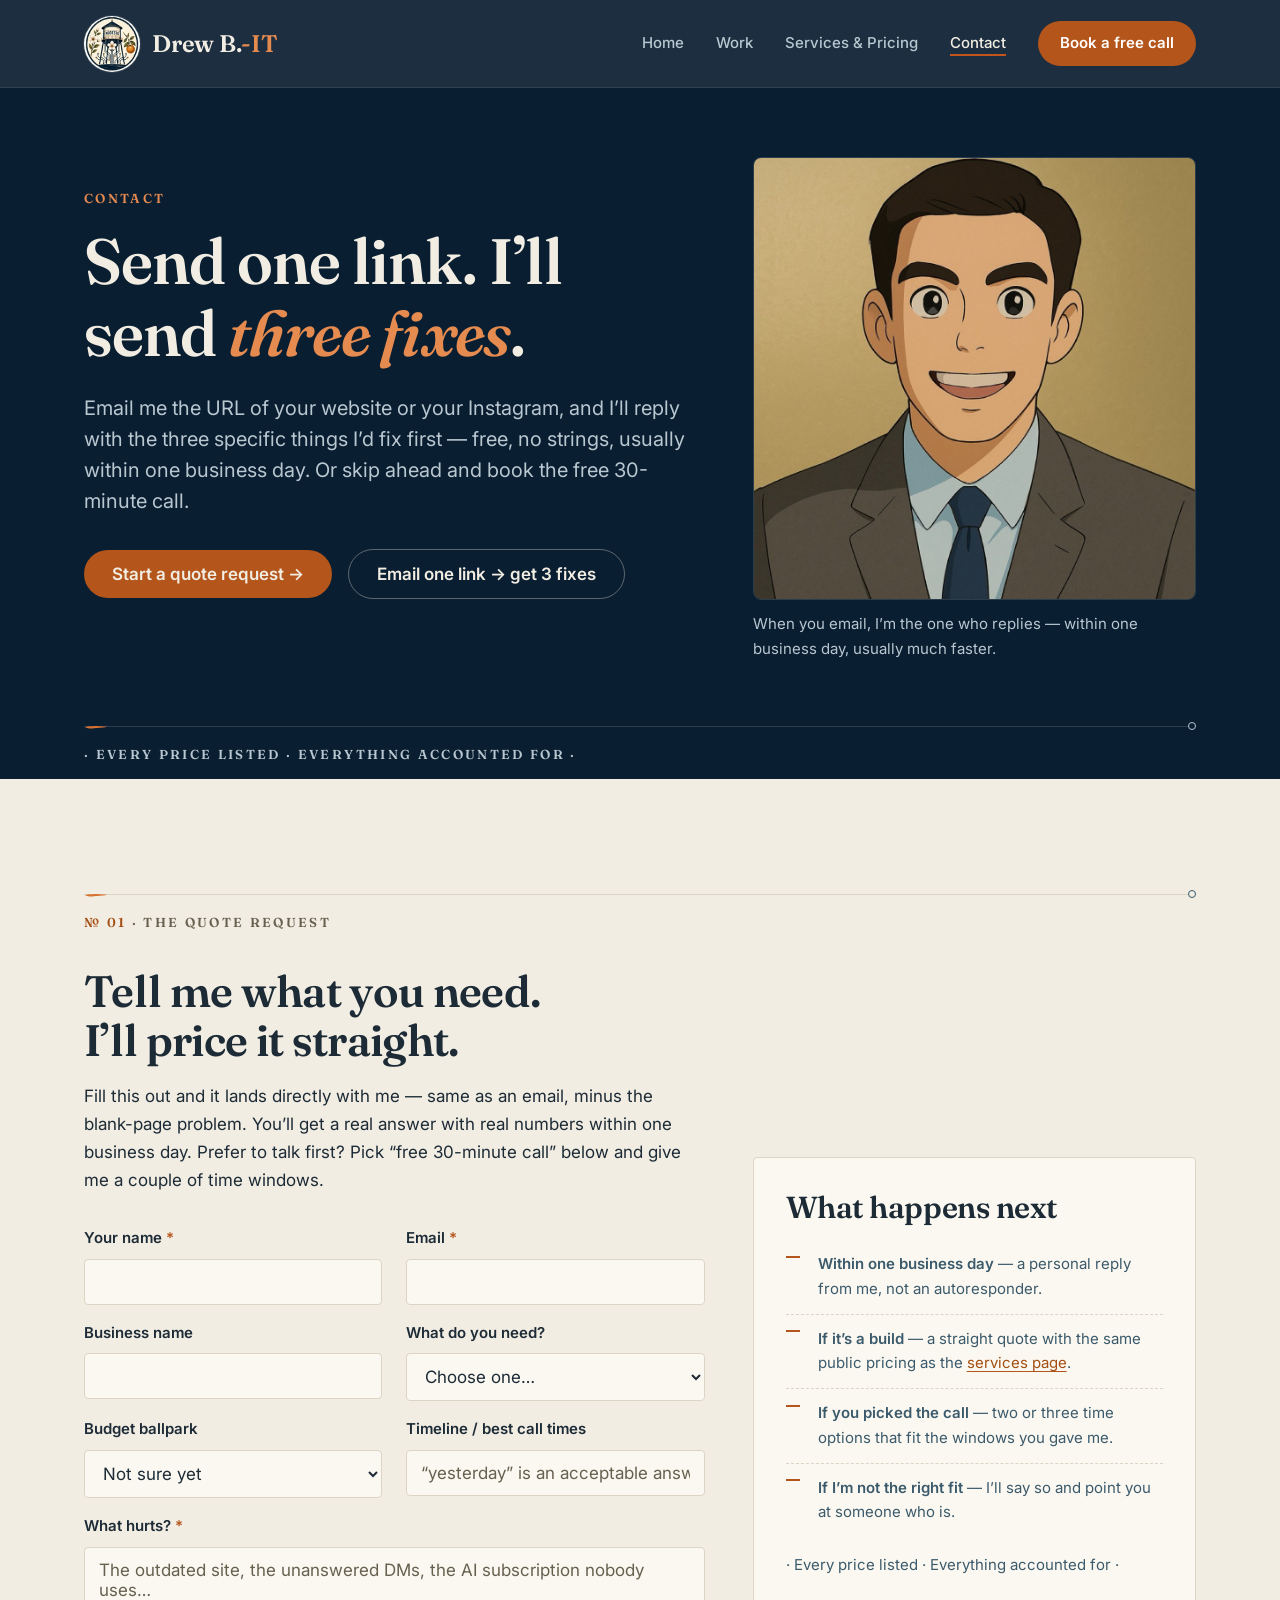
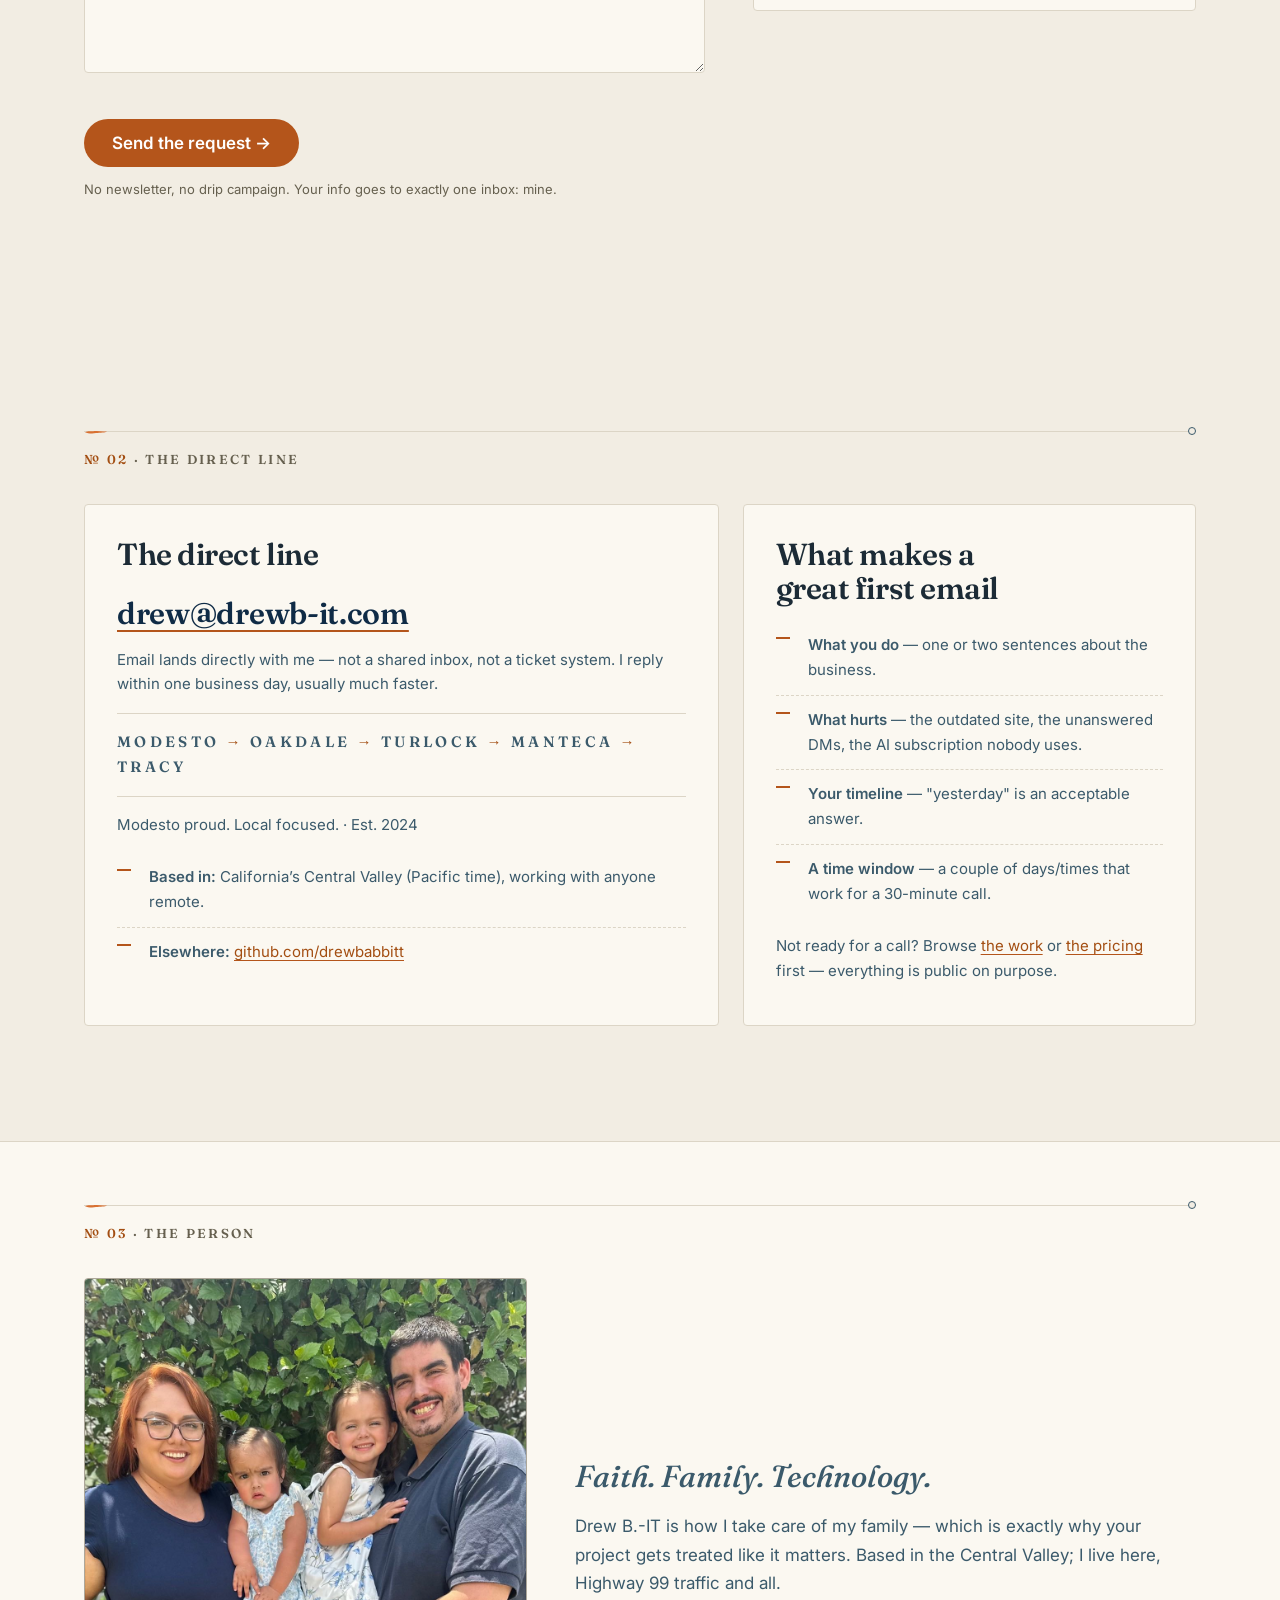
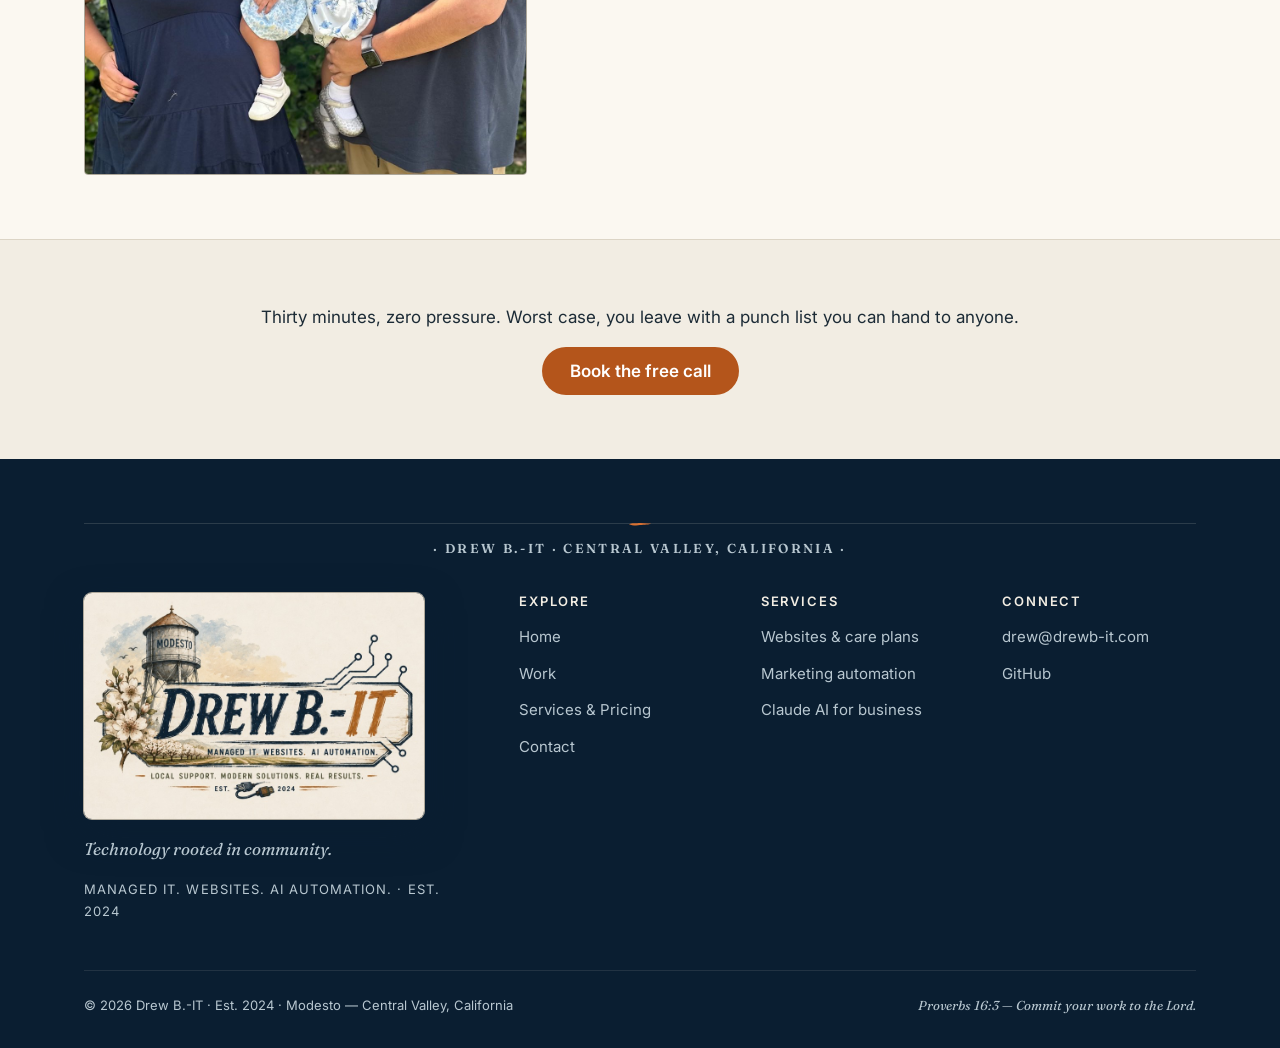
<file: contact.html>
<!DOCTYPE html>
<html lang="en">
<head>
  <meta charset="UTF-8">
  <meta name="viewport" content="width=device-width, initial-scale=1.0">
  <title>Contact — Email One Link, Get Three Fixes | Drew B.-IT</title>
  <meta name="description" content="Email Drew Babbitt one link — your website or Instagram — and get three specific fixes back within one business day. Free. Serving Modesto, Oakdale, Turlock, Manteca, and Tracy, California.">
  <link rel="canonical" href="https://drewb-it.com/contact.html">
  <meta property="og:type" content="website">
  <meta property="og:title" content="Contact — Email One Link, Get Three Fixes | Drew B.-IT">
  <meta property="og:description" content="Email one link and get three specific fixes back — free, usually within one business day. Or book the free 30-minute call.">
  <meta property="og:url" content="https://drewb-it.com/contact.html">
  <meta property="og:image" content="https://drewb-it.com/assets/brand/og-card.jpg">
  <meta property="og:image:width" content="1200">
  <meta property="og:image:height" content="630">
  <meta property="og:image:alt" content="Drew B.-IT — Managed IT. Websites. AI Automation. Est. 2024, Modesto CA.">
  <meta name="twitter:card" content="summary_large_image">
  <meta name="twitter:image" content="https://drewb-it.com/assets/brand/og-card.jpg">
  <meta name="theme-color" content="#0F2B46">
  <link rel="icon" type="image/png" sizes="32x32" href="/assets/brand/badge-32.png">
  <link rel="icon" type="image/png" sizes="48x48" href="/assets/brand/badge-48.png">
  <link rel="apple-touch-icon" href="/assets/brand/apple-touch-icon.png">
  <link rel="preconnect" href="https://fonts.googleapis.com">
  <link rel="preconnect" href="https://fonts.gstatic.com" crossorigin>
  <link href="https://fonts.googleapis.com/css2?family=Fraunces:ital,opsz,wght@0,9..144,400..700;1,9..144,400..700&family=Inter:wght@400;500;600&display=swap" rel="stylesheet">
  <link rel="stylesheet" href="styles.css">
</head>
<body>

  <header class="site-header">
    <div class="wrap">
      <a class="brand" href="/">
        <img class="brand__badge" src="/assets/brand/badge-96.png"
             srcset="/assets/brand/badge-96.png 1x, /assets/brand/badge-112.png 2x"
             alt="" width="56" height="56">
        Drew B.<span class="brand__dot">-IT</span>
      </a>
      <button class="nav-toggle" type="button" aria-label="Toggle navigation" aria-expanded="false">
        <span class="nav-toggle__bar"></span>
        <span class="nav-toggle__bar"></span>
      </button>
      <nav class="site-nav" aria-label="Main">
        <a href="/">Home</a>
        <a href="/work.html">Work</a>
        <a href="/services.html">Services &amp; Pricing</a>
        <a href="/contact.html" aria-current="page">Contact</a>
        <a class="nav-cta" href="#quote">Book a free call</a>
      </nav>
    </div>
  </header>

  <main>

  <section class="hero hero--compact">
    <div class="wrap">
      <div class="split split--7-5">
        <div>
          <span class="hero__kicker">Contact</span>
          <h1>Send one link. I&rsquo;ll send <em>three fixes</em>.</h1>
          <p class="hero__lede">Email me the URL of your website or your Instagram, and I&rsquo;ll reply with the three specific things I&rsquo;d fix first — free, no strings, usually within one business day. Or skip ahead and book the free 30-minute call.</p>
          <div class="hero-actions">
            <a class="btn btn-primary" href="#quote">Start a quote request &rarr;</a>
            <a class="btn btn-ghost" href="mailto:drew@drewb-it.com?subject=Three%20things%20to%20fix&amp;body=Hi%20Drew%2C%20here%27s%20my%20link%3A%20">Email one link &rarr; get 3 fixes</a>
          </div>
        </div>
        <figure>
          <img src="headshot.jpeg" alt="Drew Babbitt, the one person behind Drew B.-IT" width="1000" height="1000">
          <figcaption class="frame-caption">When you email, I&rsquo;m the one who replies — within one business day, usually much faster.</figcaption>
        </figure>
      </div>
      <div class="ledger-line"><span class="ledger-line__label">&middot; Every price listed &middot; Everything accounted for &middot;</span></div>
    </div>
  </section>

  <section class="section" id="quote">
    <div class="wrap">
      <div class="ledger-line"><span class="ledger-line__label"><strong>&#8470; 01</strong> &middot; The Quote Request</span></div>
      <div class="split split--7-5 reveal">
        <div>
          <h2>Tell me what you need. I&rsquo;ll price it straight.</h2>
          <p>Fill this out and it lands directly with me &mdash; same as an email, minus the blank-page problem. You&rsquo;ll get a real answer with real numbers within one business day. Prefer to talk first? Pick &ldquo;free 30-minute call&rdquo; below and give me a couple of time windows.</p>
          <form class="quote-form" novalidate>
            <div class="quote-form__grid">
              <div class="quote-form__field">
                <label for="qf-name">Your name <span class="quote-form__req">*</span></label>
                <input type="text" id="qf-name" name="name" autocomplete="name" required>
              </div>
              <div class="quote-form__field">
                <label for="qf-email">Email <span class="quote-form__req">*</span></label>
                <input type="email" id="qf-email" name="email" autocomplete="email" required>
              </div>
              <div class="quote-form__field">
                <label for="qf-business">Business name</label>
                <input type="text" id="qf-business" name="business" autocomplete="organization">
              </div>
              <div class="quote-form__field">
                <label for="qf-service">What do you need?</label>
                <select id="qf-service" name="service">
                  <option value="">Choose one&hellip;</option>
                  <option>Website build</option>
                  <option>Website care plan</option>
                  <option>Marketing automation</option>
                  <option>Claude AI for business</option>
                  <option>Managed IT</option>
                  <option>Free 30-minute call first</option>
                  <option>Something else</option>
                </select>
              </div>
              <div class="quote-form__field">
                <label for="qf-budget">Budget ballpark</label>
                <select id="qf-budget" name="budget">
                  <option value="">Not sure yet</option>
                  <option>Under $500</option>
                  <option>$500&ndash;$1,500</option>
                  <option>$1,500&ndash;$5,000</option>
                  <option>$5,000+</option>
                </select>
              </div>
              <div class="quote-form__field">
                <label for="qf-timeline">Timeline / best call times</label>
                <input type="text" id="qf-timeline" name="timeline" placeholder="&ldquo;yesterday&rdquo; is an acceptable answer">
              </div>
              <div class="quote-form__field quote-form__field--full">
                <label for="qf-message">What hurts? <span class="quote-form__req">*</span></label>
                <textarea id="qf-message" name="message" rows="5" required placeholder="The outdated site, the unanswered DMs, the AI subscription nobody uses&hellip;"></textarea>
              </div>
              <div class="quote-form__hp" aria-hidden="true">
                <label for="qf-website">Website</label>
                <input type="text" id="qf-website" name="website" tabindex="-1" autocomplete="off">
              </div>
            </div>
            <p class="quote-form__status" role="status" aria-live="polite"></p>
            <button class="btn btn-primary" type="submit">Send the request &rarr;</button>
            <p class="quote-form__note">No newsletter, no drip campaign. Your info goes to exactly one inbox: mine.</p>
          </form>
          <div class="quote-form__success" hidden>
            <h3>Request received. &#10003;</h3>
            <p>It&rsquo;s in my inbox &mdash; not a ticket queue. I&rsquo;ll reply within one business day, usually much faster. If it&rsquo;s urgent, say so in a follow-up email and I&rsquo;ll bump it to the top.</p>
          </div>
        </div>
        <div class="contact-card">
          <h2>What happens next</h2>
          <ul class="contact-list">
            <li><strong>Within one business day</strong> &mdash; a personal reply from me, not an autoresponder.</li>
            <li><strong>If it&rsquo;s a build</strong> &mdash; a straight quote with the same public pricing as the <a href="/services.html">services page</a>.</li>
            <li><strong>If you picked the call</strong> &mdash; two or three time options that fit the windows you gave me.</li>
            <li><strong>If I&rsquo;m not the right fit</strong> &mdash; I&rsquo;ll say so and point you at someone who is.</li>
          </ul>
          <p class="work-card__meta">&middot; Every price listed &middot; Everything accounted for &middot;</p>
        </div>
      </div>
    </div>
  </section>

  <section class="section">
    <div class="wrap">
      <div class="ledger-line"><span class="ledger-line__label"><strong>&#8470; 02</strong> &middot; The Direct Line</span></div>
      <div class="contact-grid reveal">
        <div class="contact-card">
          <h2>The direct line</h2>
          <a class="big-link" href="mailto:drew@drewb-it.com">drew@drewb-it.com</a>
          <p>Email lands directly with me — not a shared inbox, not a ticket system. I reply within one business day, usually much faster.</p>
          <p class="route-line">Modesto <b>&rarr;</b> Oakdale <b>&rarr;</b> Turlock <b>&rarr;</b> Manteca <b>&rarr;</b> Tracy</p>
          <p class="work-card__meta">Modesto proud. Local focused. &middot; Est. 2024</p>
          <ul class="contact-list">
            <li><strong>Based in:</strong> California&rsquo;s Central Valley (Pacific time), working with anyone remote.</li>
            <li><strong>Elsewhere:</strong> <a href="https://github.com/drewbabbitt" target="_blank" rel="noopener">github.com/drewbabbitt</a></li>
          </ul>
        </div>
        <div class="contact-card">
          <h2>What makes a great first email</h2>
          <ul class="contact-list">
            <li><strong>What you do</strong> — one or two sentences about the business.</li>
            <li><strong>What hurts</strong> — the outdated site, the unanswered DMs, the AI subscription nobody uses.</li>
            <li><strong>Your timeline</strong> — "yesterday" is an acceptable answer.</li>
            <li><strong>A time window</strong> — a couple of days/times that work for a 30-minute call.</li>
          </ul>
          <p>Not ready for a call? Browse <a href="/work.html">the work</a> or <a href="/services.html">the pricing</a> first — everything is public on purpose.</p>
        </div>
      </div>
    </div>
  </section>

  <section class="personal-band">
    <div class="wrap">
      <div class="ledger-line"><span class="ledger-line__label"><strong>&#8470; 03</strong> &middot; The Person</span></div>
      <div class="split split--5-7 reveal">
        <img src="family.jpeg" alt="Drew Babbitt with his wife and children" width="1070" height="1200" loading="lazy">
        <div>
          <p class="ethos-line">Faith. Family. Technology.</p>
          <p>Drew B.-IT is how I take care of my family — which is exactly why your project gets treated like it matters. Based in the Central Valley; I live here, Highway 99 traffic and all.</p>
        </div>
      </div>
    </div>
  </section>

  <section class="section section--tight">
    <div class="wrap text-center reveal">
      <p>Thirty minutes, zero pressure. Worst case, you leave with a punch list you can hand to anyone.</p>
      <a class="btn btn-primary" href="#quote">Book the free call</a>
    </div>
  </section>

  </main>

  <footer class="site-footer">
    <div class="wrap">
      <div class="ledger-line ledger-line--footer"><span class="ledger-line__label">&middot; Drew B.-IT &middot; Central Valley, California &middot;</span></div>
      <div class="footer-grid">
        <div>
          <a href="/" aria-label="Drew B.-IT home">
            <img class="footer-sign" src="/assets/brand/logo-full-800.jpg"
                 alt="Drew B.-IT — Managed IT. Websites. AI Automation."
                 width="800" height="533" loading="lazy">
          </a>
          <p class="footer-tag">Technology rooted in community.</p>
          <p class="footer-est">Managed IT. Websites. AI Automation. &middot; Est. 2024</p>
        </div>
        <div>
          <h3>Explore</h3>
          <ul>
            <li><a href="/">Home</a></li>
            <li><a href="/work.html">Work</a></li>
            <li><a href="/services.html">Services &amp; Pricing</a></li>
            <li><a href="/contact.html">Contact</a></li>
          </ul>
        </div>
        <div>
          <h3>Services</h3>
          <ul>
            <li><a href="/services.html#web">Websites &amp; care plans</a></li>
            <li><a href="/services.html#social">Marketing automation</a></li>
            <li><a href="/services.html#ai">Claude AI for business</a></li>
          </ul>
        </div>
        <div>
          <h3>Connect</h3>
          <ul>
            <li><a href="mailto:drew@drewb-it.com">drew@drewb-it.com</a></li>
            <li><a href="https://github.com/drewbabbitt" target="_blank" rel="noopener">GitHub</a></li>
          </ul>
        </div>
      </div>
      <div class="footer-bottom">
        <span>&copy; <span data-year>2026</span> Drew B.-IT &middot; Est. 2024 &middot; Modesto &mdash; Central Valley, California</span>
        <span><em>Proverbs 16:3 — Commit your work to the Lord.</em></span>
      </div>
    </div>
  </footer>

  <script src="script.js"></script>
</body>
</html>
</file>
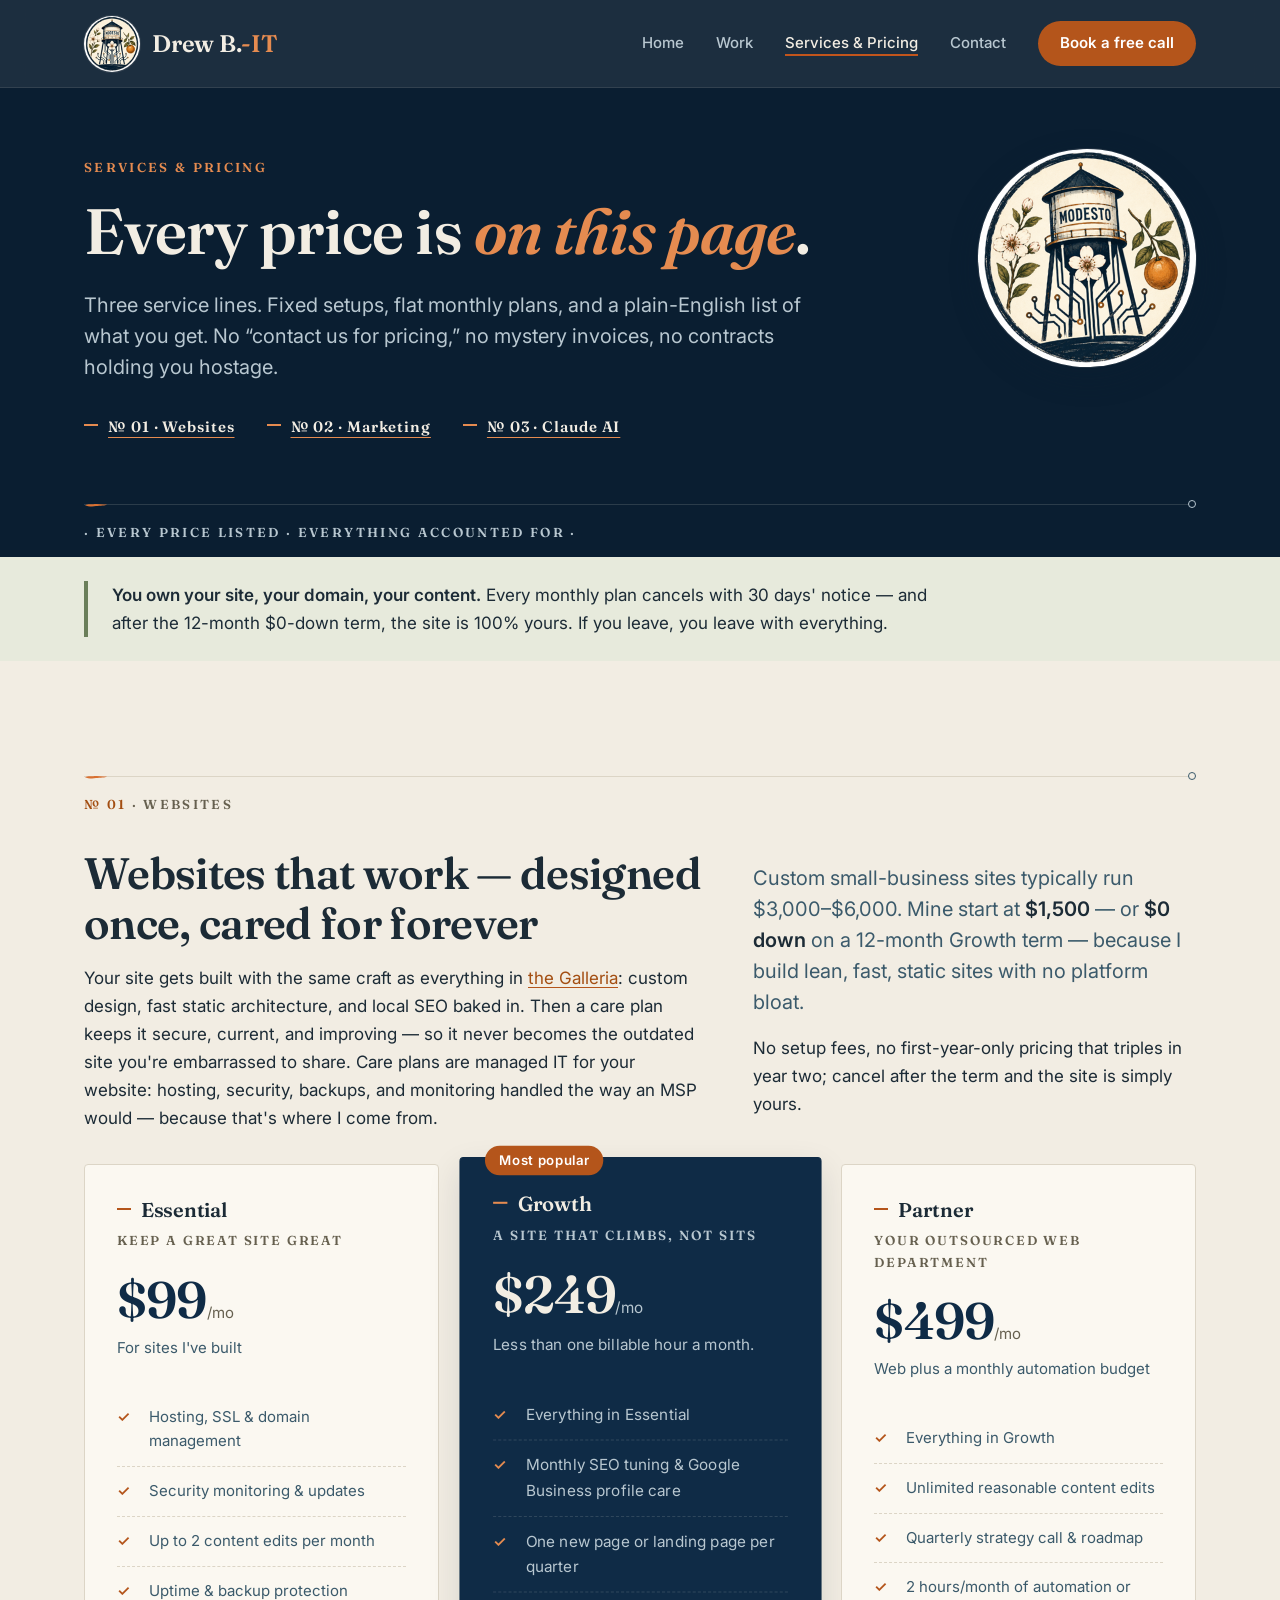
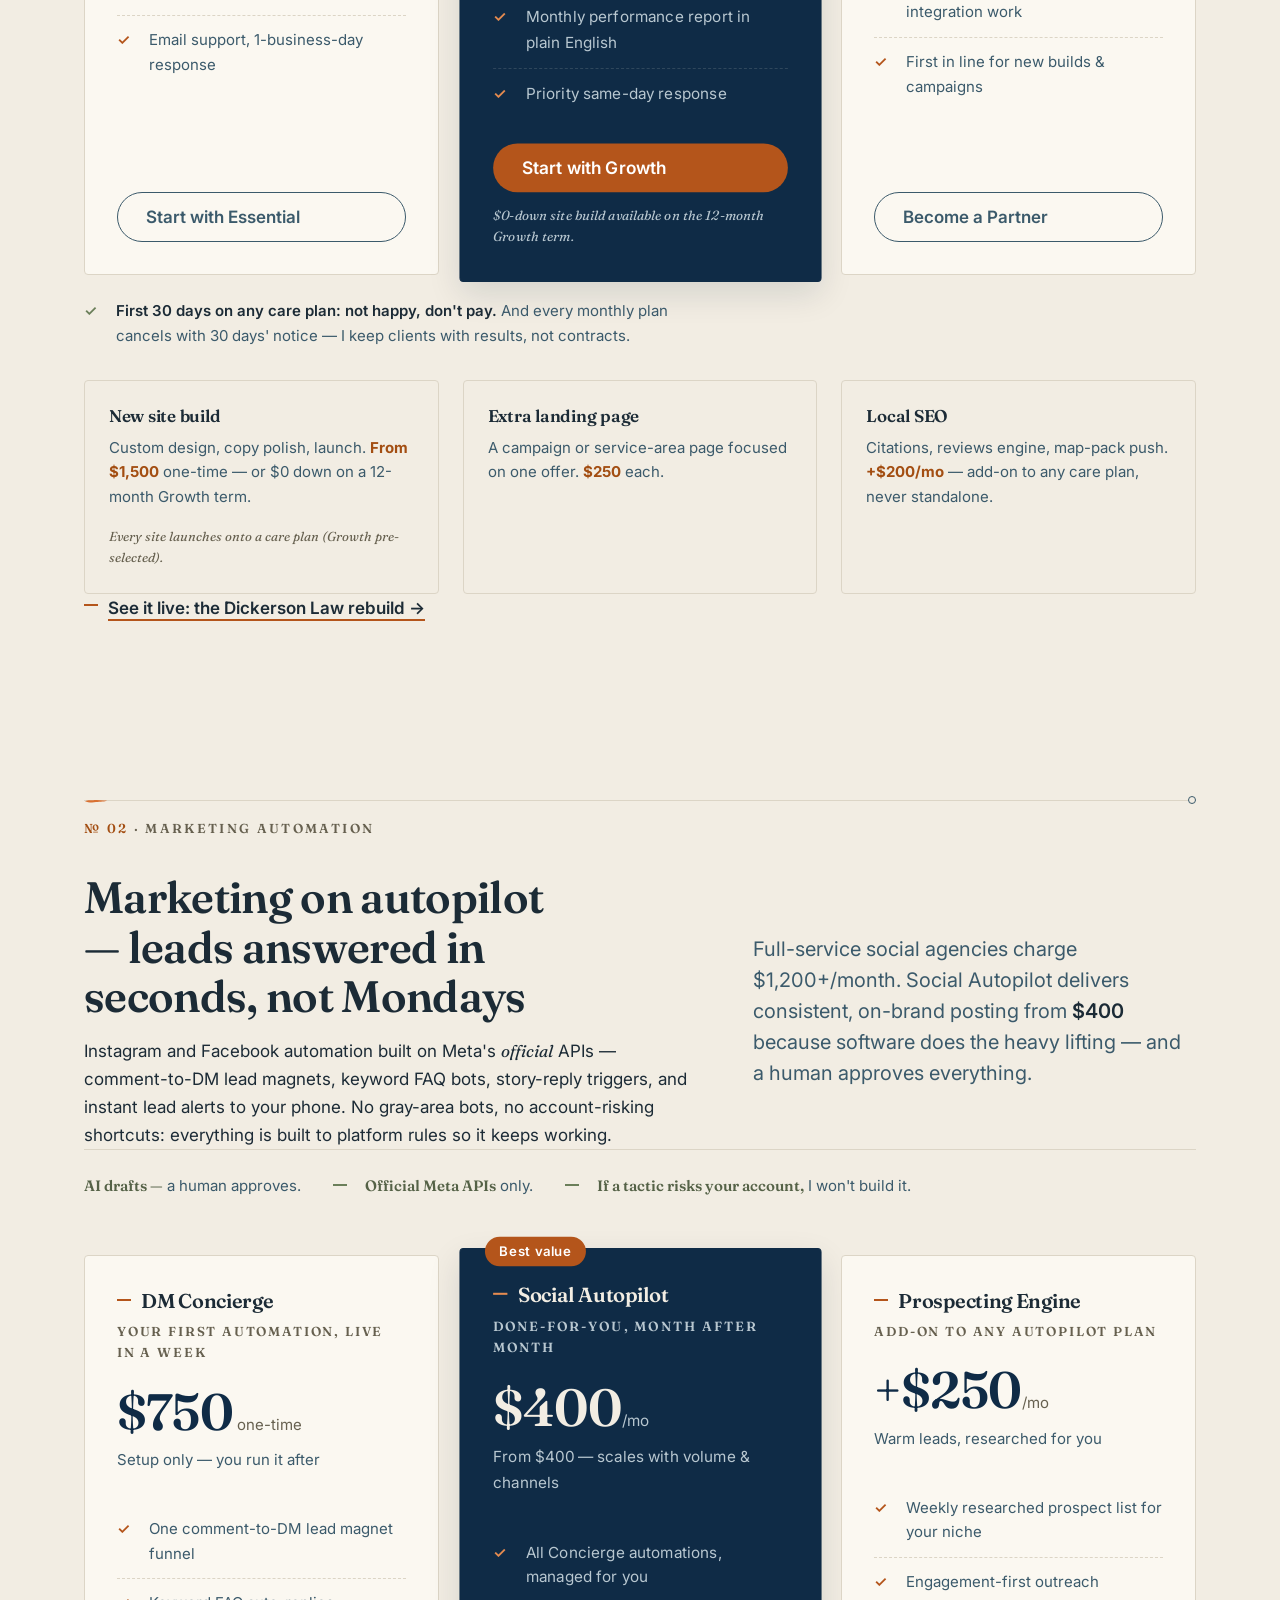
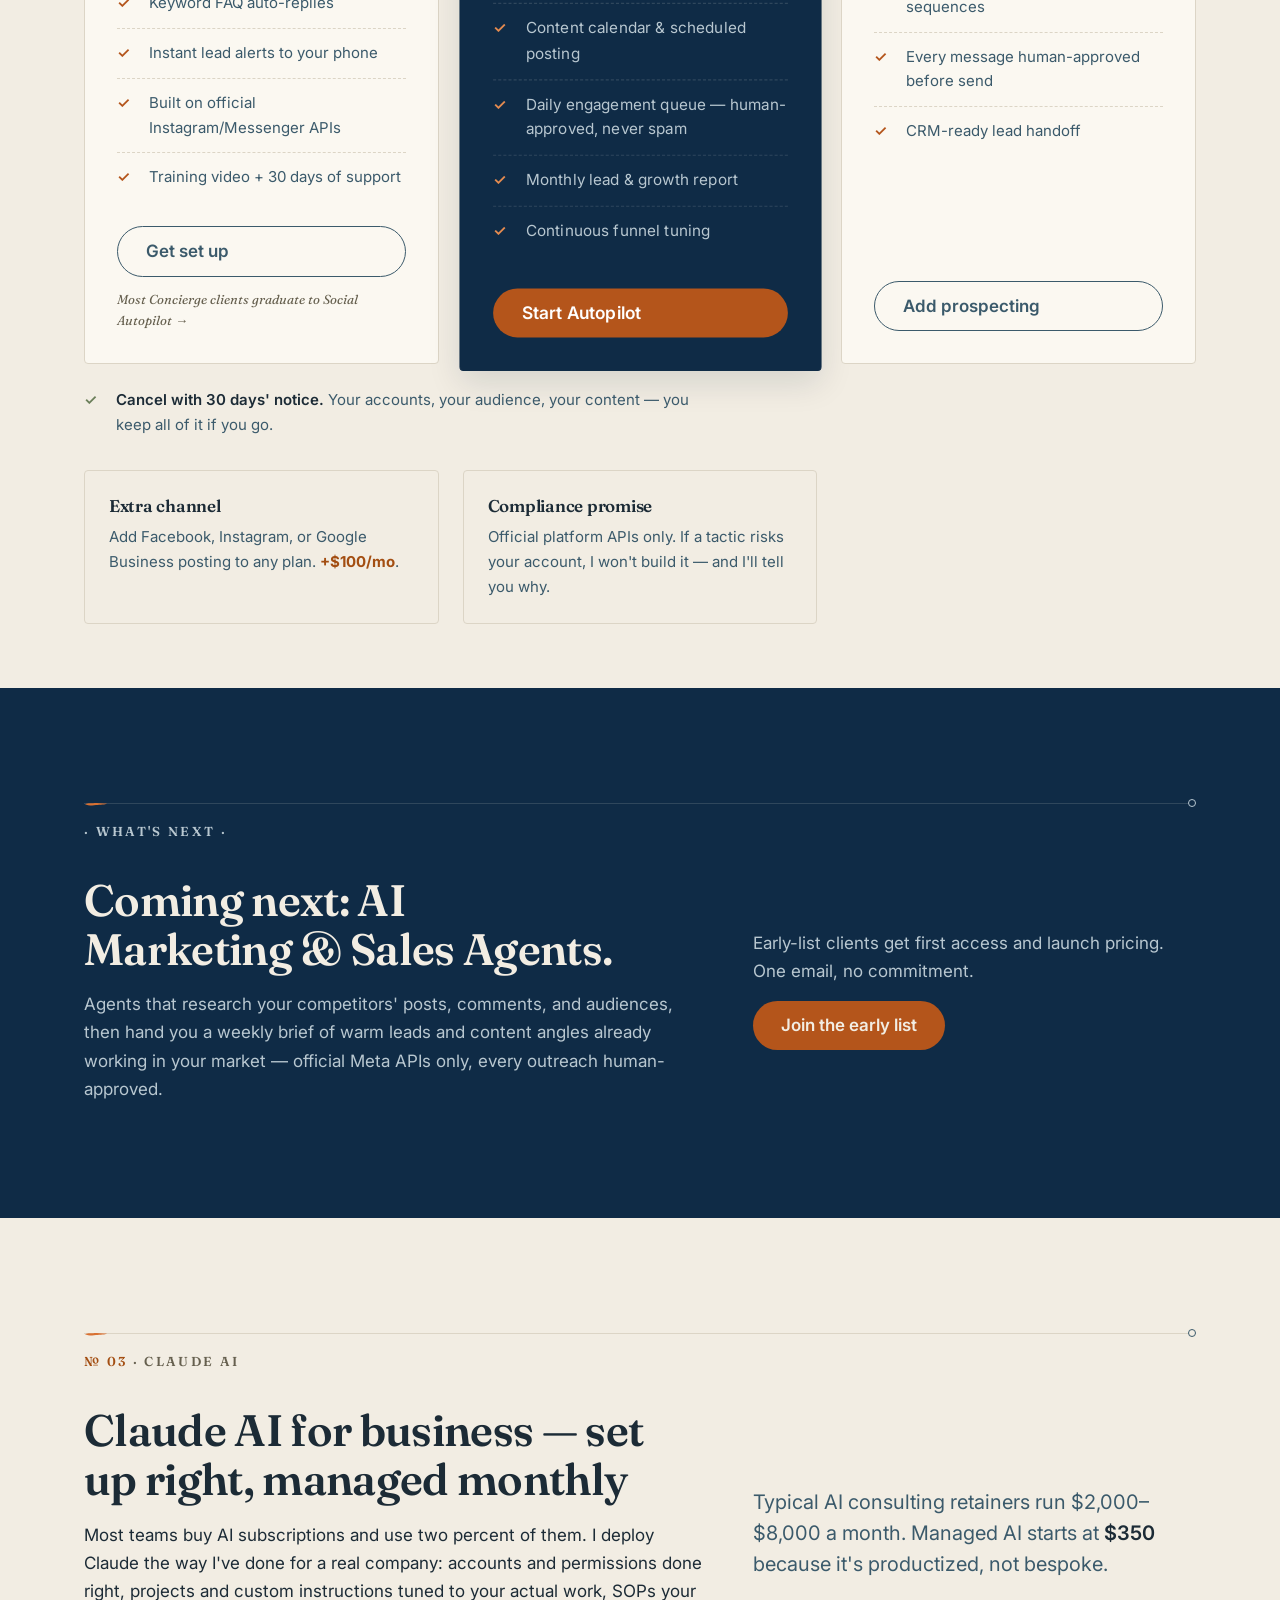
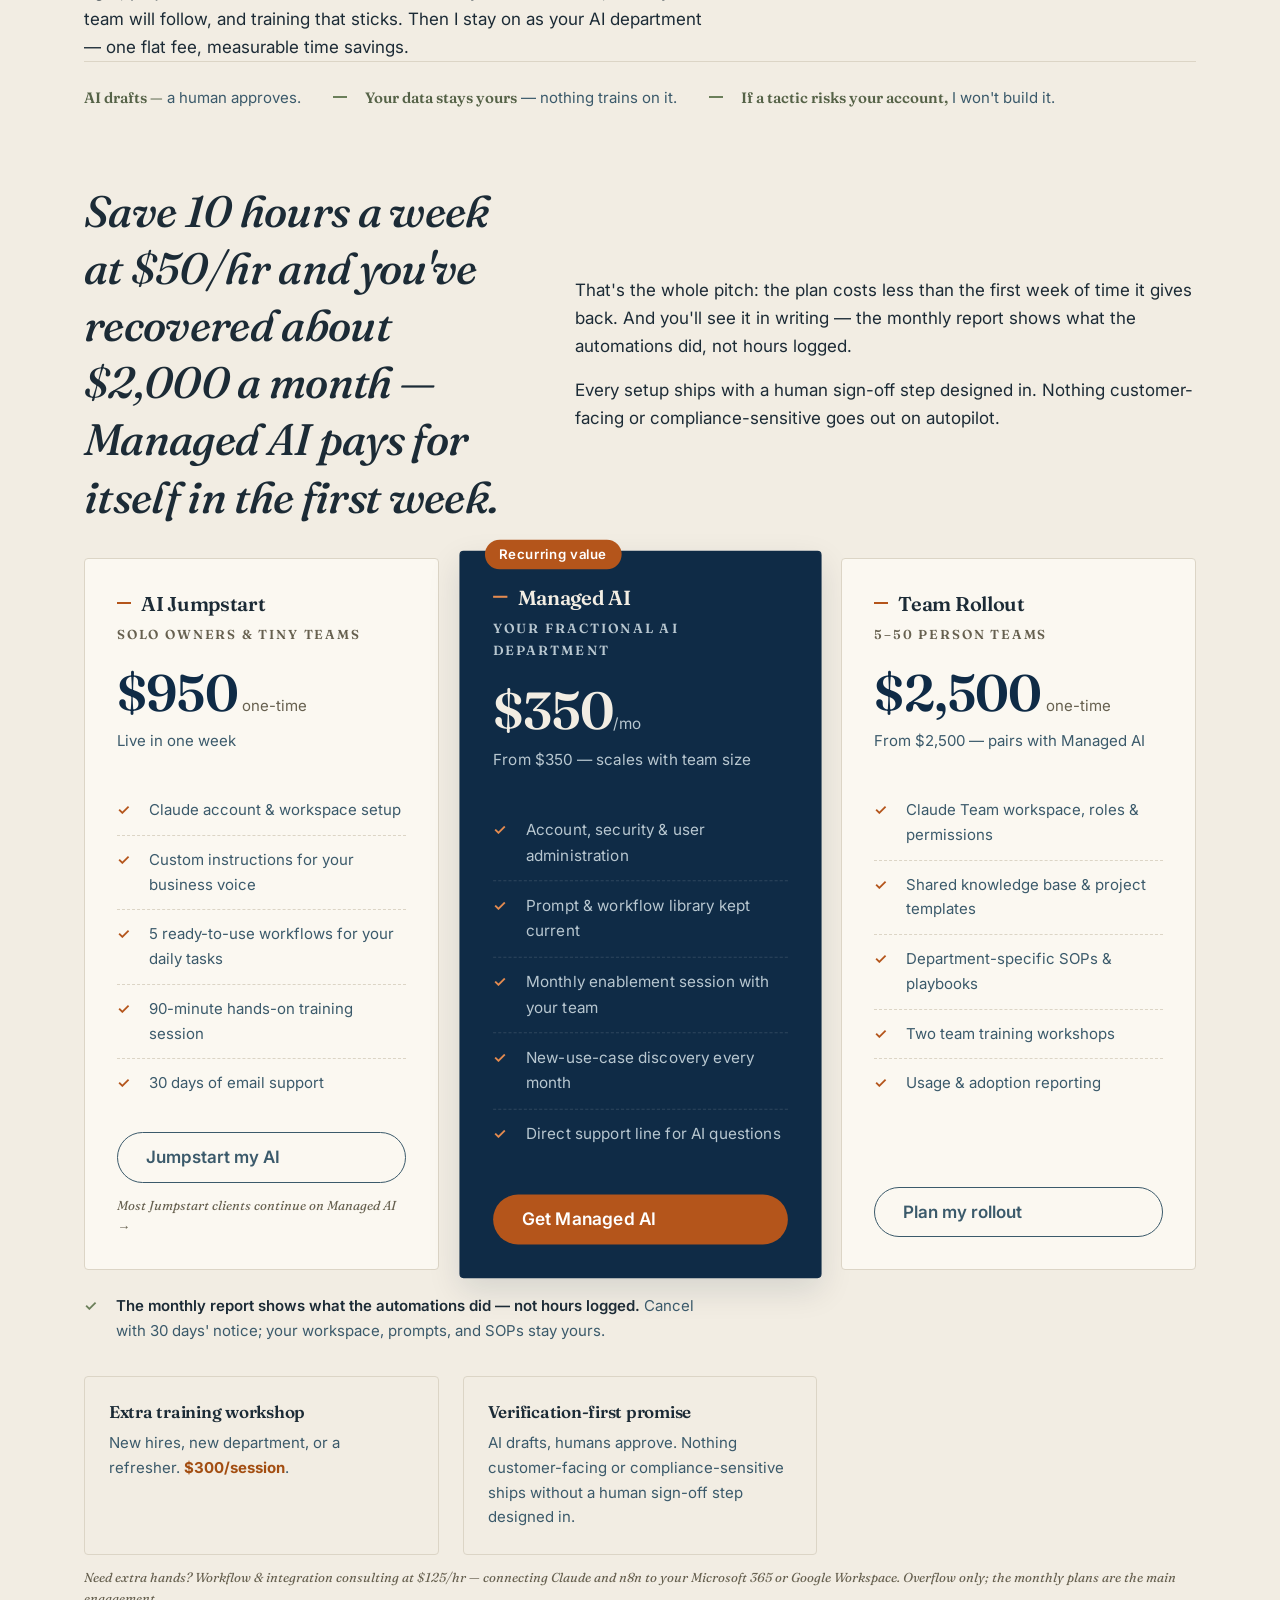
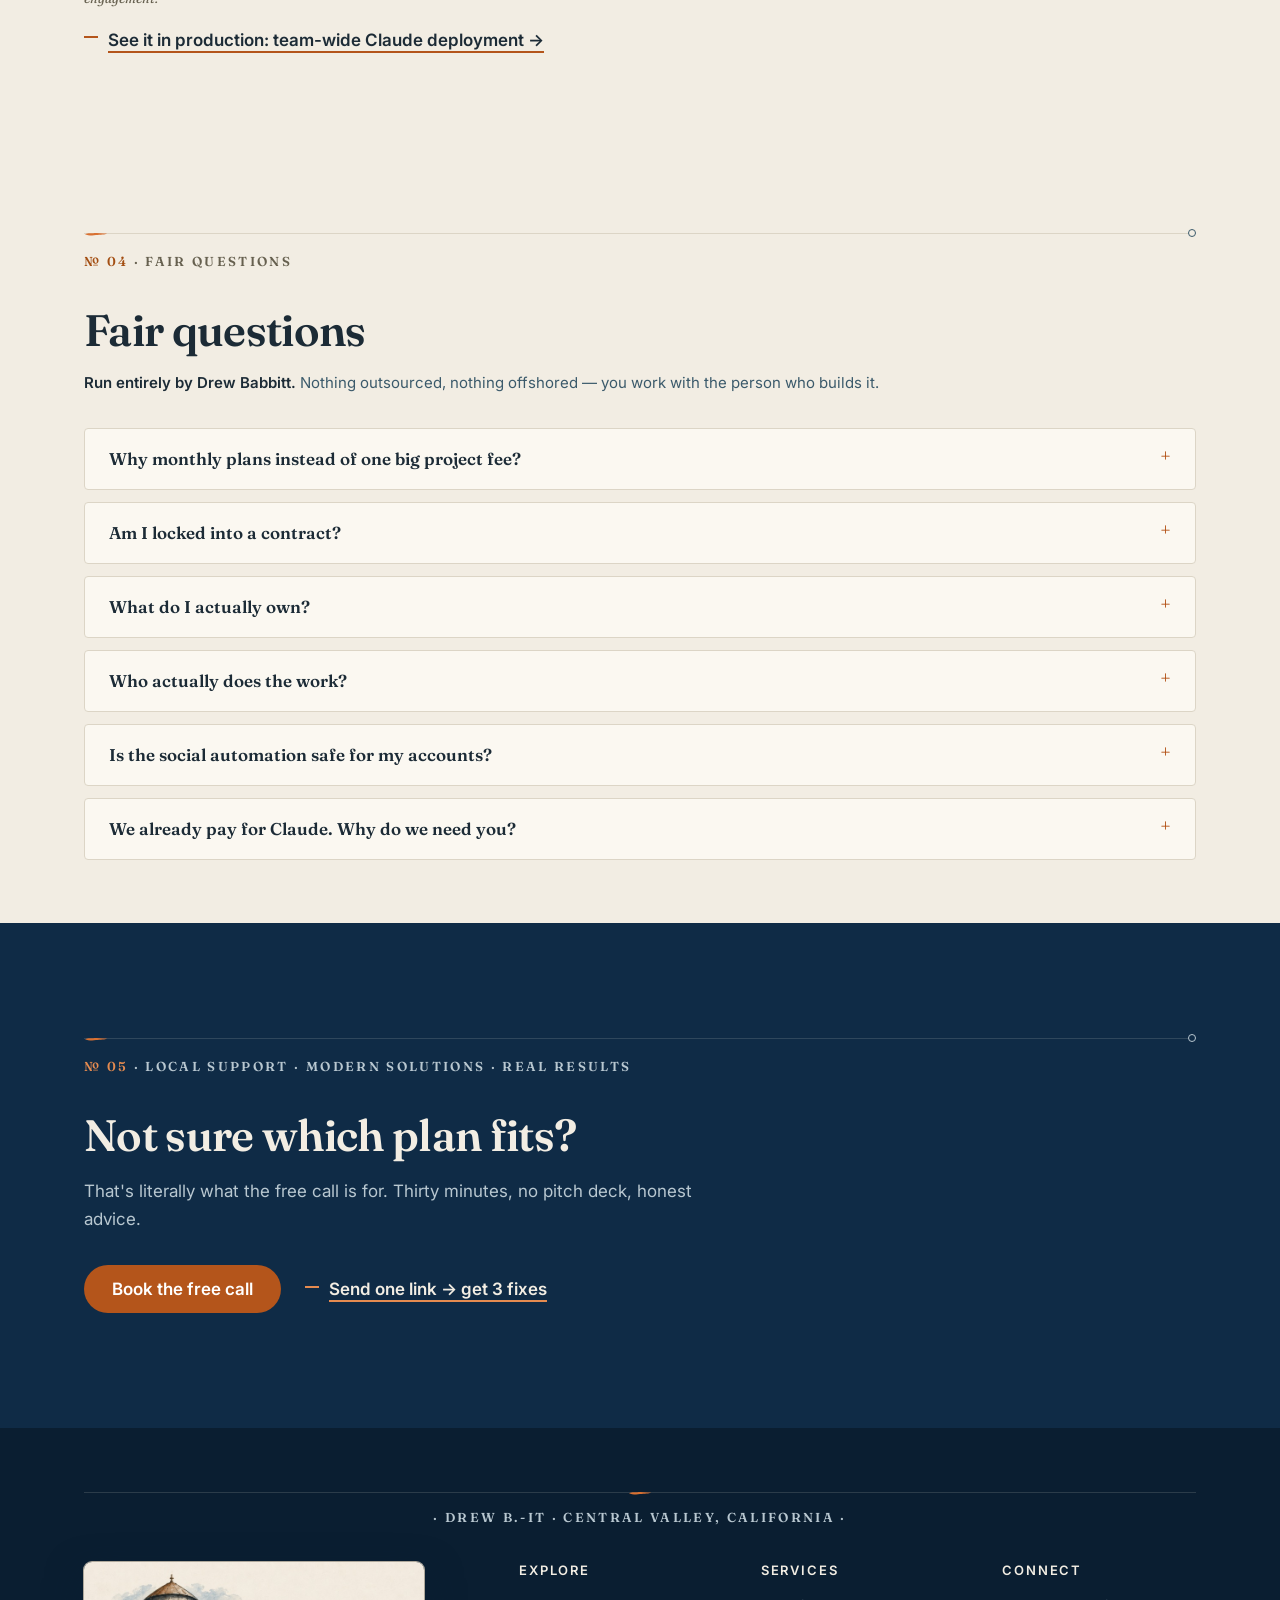
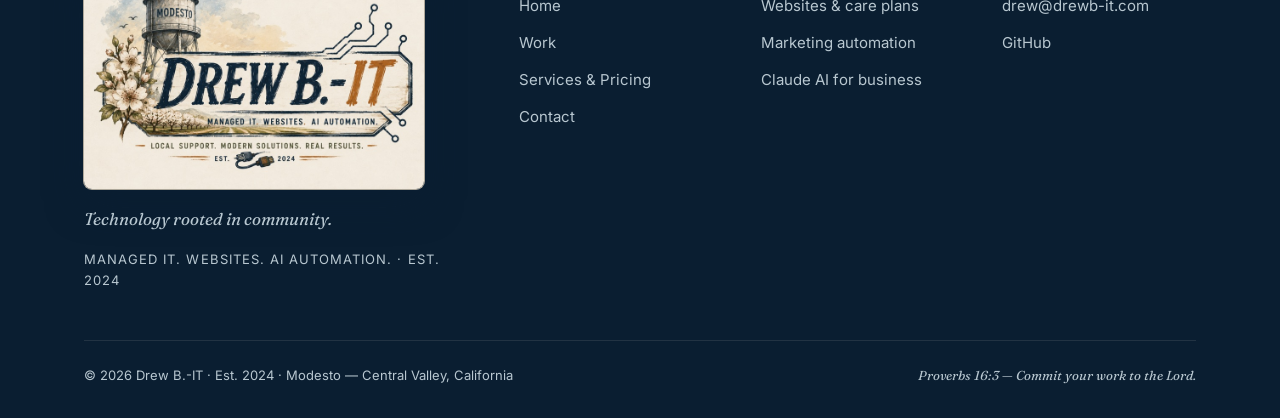
<file: services.html>
<!DOCTYPE html>
<html lang="en">
<head>
  <meta charset="UTF-8">
  <meta name="viewport" content="width=device-width, initial-scale=1.0">
  <title>Services &amp; Pricing — Every Price Listed | Drew B.-IT</title>
  <meta name="description" content="Every price, public: website builds from $1,500 (or $0 down), care plans $99–$499/mo, social automation from $400/mo, managed Claude AI from $350/mo. Central Valley, California.">
  <link rel="canonical" href="https://drewb-it.com/services.html">
  <meta property="og:type" content="website">
  <meta property="og:title" content="Services &amp; Pricing — Every Price Listed | Drew B.-IT">
  <meta property="og:description" content="Three service lines. Fixed setups, flat monthly plans, and a plain-English list of what you get. No mystery invoices, no contracts holding you hostage.">
  <meta property="og:url" content="https://drewb-it.com/services.html">
  <meta property="og:image" content="https://drewb-it.com/assets/brand/og-card.jpg">
  <meta property="og:image:width" content="1200">
  <meta property="og:image:height" content="630">
  <meta property="og:image:alt" content="Drew B.-IT — Managed IT. Websites. AI Automation. Est. 2024, Modesto CA.">
  <meta name="twitter:card" content="summary_large_image">
  <meta name="twitter:image" content="https://drewb-it.com/assets/brand/og-card.jpg">
  <meta name="theme-color" content="#0F2B46">
  <link rel="icon" type="image/png" sizes="32x32" href="/assets/brand/badge-32.png">
  <link rel="icon" type="image/png" sizes="48x48" href="/assets/brand/badge-48.png">
  <link rel="apple-touch-icon" href="/assets/brand/apple-touch-icon.png">
  <link rel="preconnect" href="https://fonts.googleapis.com">
  <link rel="preconnect" href="https://fonts.gstatic.com" crossorigin>
  <link href="https://fonts.googleapis.com/css2?family=Fraunces:ital,opsz,wght@0,9..144,400..700;1,9..144,400..700&family=Inter:wght@400;500;600&display=swap" rel="stylesheet">
  <link rel="stylesheet" href="styles.css">
  <script type="application/ld+json">
  {
    "@context": "https://schema.org",
    "@type": "FAQPage",
    "mainEntity": [
      {
        "@type": "Question",
        "name": "Why monthly plans instead of one big project fee?",
        "acceptedAnswer": {
          "@type": "Answer",
          "text": "Because a website or automation isn't done at launch — it's done when it's producing. Monthly plans keep me accountable for results every single month, keep your costs predictable, and mean you never get a surprise $4,000 \"redesign\" invoice three years from now."
        }
      },
      {
        "@type": "Question",
        "name": "Am I locked into a contract?",
        "acceptedAnswer": {
          "@type": "Answer",
          "text": "No. Every monthly plan cancels with 30 days' notice. The only exception is the $0-down site build, which carries a 12-month term because I'm financing the build for you. If you cancel a care plan, your site is yours — I'll hand over everything cleanly."
        }
      },
      {
        "@type": "Question",
        "name": "What do I actually own?",
        "acceptedAnswer": {
          "@type": "Answer",
          "text": "Everything. You own your site, your domain, your content. Every monthly plan cancels with 30 days' notice — and after the 12-month $0-down term, the site is 100% yours. If you leave, you leave with everything."
        }
      },
      {
        "@type": "Question",
        "name": "Who actually does the work?",
        "acceptedAnswer": {
          "@type": "Answer",
          "text": "I do. Drew B.-IT is deliberately a one-person studio backed by automation — that's why the prices look like this. You get senior-level work and talk directly to the person doing it."
        }
      },
      {
        "@type": "Question",
        "name": "Is the social automation safe for my accounts?",
        "acceptedAnswer": {
          "@type": "Answer",
          "text": "Yes — that's a hard rule here. Everything is built on Meta's official APIs and approved tools. Gray-area bots get accounts suspended; I won't build them, even if you ask nicely."
        }
      },
      {
        "@type": "Question",
        "name": "We already pay for Claude. Why do we need you?",
        "acceptedAnswer": {
          "@type": "Answer",
          "text": "Subscriptions don't create results — adoption does. I make sure your team has the right setup, the right prompts for your actual work, and a habit of using them. Clients typically see the plan pay for itself in saved hours within the first month."
        }
      }
    ]
  }
  </script>
</head>
<body>

  <header class="site-header">
    <div class="wrap">
      <a class="brand" href="/">
        <img class="brand__badge" src="/assets/brand/badge-96.png"
             srcset="/assets/brand/badge-96.png 1x, /assets/brand/badge-112.png 2x"
             alt="" width="56" height="56">
        Drew B.<span class="brand__dot">-IT</span>
      </a>
      <button class="nav-toggle" type="button" aria-label="Toggle navigation" aria-expanded="false">
        <span class="nav-toggle__bar"></span>
        <span class="nav-toggle__bar"></span>
      </button>
      <nav class="site-nav" aria-label="Main">
        <a href="/">Home</a>
        <a href="/work.html">Work</a>
        <a href="/services.html" aria-current="page">Services &amp; Pricing</a>
        <a href="/contact.html">Contact</a>
        <a class="nav-cta" href="/contact.html#quote">Book a free call</a>
      </nav>
    </div>
  </header>

  <main>

    <!-- ================= HERO ================= -->
    <section class="hero hero--compact">
      <div class="wrap">
        <img class="hero__seal" src="/assets/brand/badge-320.png" alt="" aria-hidden="true" width="320" height="320" loading="lazy">
        <span class="hero__kicker">Services &amp; Pricing</span>
        <h1>Every price is <em>on this page</em>.</h1>
        <p class="hero__lede">Three service lines. Fixed setups, flat monthly plans, and a plain-English list of what you get. No &ldquo;contact us for pricing,&rdquo; no mystery invoices, no contracts holding you hostage.</p>
        <nav class="anchor-nav" aria-label="Jump to a service line">
          <a href="#web">№ 01 · Websites</a>
          <a href="#social">№ 02 · Marketing</a>
          <a href="#ai">№ 03 · Claude AI</a>
        </nav>
        <div class="ledger-line"><span class="ledger-line__label">· Every price listed · Everything accounted for ·</span></div>
      </div>
    </section>

    <!-- ================= OWNERSHIP STRIP ================= -->
    <aside class="own-strip">
      <div class="wrap">
        <p><strong>You own your site, your domain, your content.</strong> Every monthly plan cancels with 30 days' notice — and after the 12-month $0-down term, the site is 100% yours. If you leave, you leave with everything.</p>
      </div>
    </aside>

    <!-- ================= № 01 · WEBSITES ================= -->
    <section class="section" id="web">
      <div class="wrap">
        <div class="ledger-line"><span class="ledger-line__label"><strong>№ 01</strong> · Websites</span></div>
        <div class="split split--7-5 reveal">
          <div>
            <h2>Websites that work — designed once, cared for forever</h2>
            <p>Your site gets built with the same craft as everything in <a href="/work.html">the Galleria</a>: custom design, fast static architecture, and local SEO baked in. Then a care plan keeps it secure, current, and improving — so it never becomes the outdated site you're embarrassed to share. Care plans are managed IT for your website: hosting, security, backups, and monitoring handled the way an MSP would — because that's where I come from.</p>
          </div>
          <div>
            <p class="anchor-note">Custom small-business sites typically run $3,000–$6,000. Mine start at <strong>$1,500</strong> — or <strong>$0 down</strong> on a 12-month Growth term — because I build lean, fast, static sites with no platform bloat.</p>
            <p>No setup fees, no first-year-only pricing that triples in year two; cancel after the term and the site is simply yours.</p>
          </div>
        </div>

        <div class="price-grid reveal">
          <article class="price-card">
            <h3>Essential</h3>
            <p class="tier-note">Keep a great site great</p>
            <p class="price">$99<span class="price__per">/mo</span></p>
            <p class="price-sub">For sites I've built</p>
            <ul>
              <li>Hosting, SSL &amp; domain management</li>
              <li>Security monitoring &amp; updates</li>
              <li>Up to 2 content edits per month</li>
              <li>Uptime &amp; backup protection</li>
              <li>Email support, 1-business-day response</li>
            </ul>
            <a class="btn-outline" href="/contact.html#quote">Start with Essential</a>
          </article>
          <article class="price-card price-card--featured">
            <span class="badge">Most popular</span>
            <h3>Growth</h3>
            <p class="tier-note">A site that climbs, not sits</p>
            <p class="price">$249<span class="price__per">/mo</span></p>
            <p class="price-sub">Less than one billable hour a month.</p>
            <ul>
              <li>Everything in Essential</li>
              <li>Monthly SEO tuning &amp; Google Business profile care</li>
              <li>One new page or landing page per quarter</li>
              <li>Monthly performance report in plain English</li>
              <li>Priority same-day response</li>
            </ul>
            <a class="btn-primary" href="/contact.html#quote">Start with Growth</a>
            <p class="ladder-line">$0-down site build available on the 12-month Growth term.</p>
          </article>
          <article class="price-card">
            <h3>Partner</h3>
            <p class="tier-note">Your outsourced web department</p>
            <p class="price">$499<span class="price__per">/mo</span></p>
            <p class="price-sub">Web plus a monthly automation budget</p>
            <ul>
              <li>Everything in Growth</li>
              <li>Unlimited reasonable content edits</li>
              <li>Quarterly strategy call &amp; roadmap</li>
              <li>2 hours/month of automation or integration work</li>
              <li>First in line for new builds &amp; campaigns</li>
            </ul>
            <a class="btn-outline" href="/contact.html#quote">Become a Partner</a>
          </article>
        </div>

        <p class="guarantee-line"><strong>First 30 days on any care plan: not happy, don't pay.</strong> And every monthly plan cancels with 30 days' notice — I keep clients with results, not contracts.</p>

        <div class="addon-row reveal">
          <div class="addon">
            <h4>New site build</h4>
            <p>Custom design, copy polish, launch. <strong>From $1,500</strong> one-time — or $0 down on a 12-month Growth term.</p>
            <p class="ladder-line">Every site launches onto a care plan (Growth pre-selected).</p>
          </div>
          <div class="addon">
            <h4>Extra landing page</h4>
            <p>A campaign or service-area page focused on one offer. <strong>$250</strong> each.</p>
          </div>
          <div class="addon">
            <h4>Local SEO</h4>
            <p>Citations, reviews engine, map-pack push. <strong>+$200/mo</strong> — add-on to any care plan, never standalone.</p>
          </div>
        </div>

        <p><a class="btn-text" href="/work.html#websites">See it live: the Dickerson Law rebuild →</a></p>
      </div>
    </section>

    <!-- ================= № 02 · MARKETING AUTOMATION ================= -->
    <section class="section section--tight" id="social">
      <div class="wrap">
        <div class="ledger-line"><span class="ledger-line__label"><strong>№ 02</strong> · Marketing Automation</span></div>
        <div class="split split--7-5 reveal">
          <div>
            <h2>Marketing on autopilot — leads answered in seconds, not Mondays</h2>
            <p>Instagram and Facebook automation built on Meta's <em>official</em> APIs — comment-to-DM lead magnets, keyword FAQ bots, story-reply triggers, and instant lead alerts to your phone. No gray-area bots, no account-risking shortcuts: everything is built to platform rules so it keeps working.</p>
          </div>
          <div>
            <p class="anchor-note">Full-service social agencies charge $1,200+/month. Social Autopilot delivers consistent, on-brand posting from <strong>$400</strong> because software does the heavy lifting — and a human approves everything.</p>
          </div>
        </div>

        <div class="trust-strip reveal">
          <span class="trust-strip__item"><strong>AI drafts —</strong> a human approves.</span>
          <span class="trust-strip__item"><strong>Official Meta APIs</strong> only.</span>
          <span class="trust-strip__item"><strong>If a tactic risks your account,</strong> I won't build it.</span>
        </div>

        <div class="price-grid reveal">
          <article class="price-card">
            <h3>DM Concierge</h3>
            <p class="tier-note">Your first automation, live in a week</p>
            <p class="price">$750<span class="price__per"> one-time</span></p>
            <p class="price-sub">Setup only — you run it after</p>
            <ul>
              <li>One comment-to-DM lead magnet funnel</li>
              <li>Keyword FAQ auto-replies</li>
              <li>Instant lead alerts to your phone</li>
              <li>Built on official Instagram/Messenger APIs</li>
              <li>Training video + 30 days of support</li>
            </ul>
            <a class="btn-outline" href="/contact.html#quote">Get set up</a>
            <p class="ladder-line">Most Concierge clients graduate to Social Autopilot →</p>
          </article>
          <article class="price-card price-card--featured">
            <span class="badge">Best value</span>
            <h3>Social Autopilot</h3>
            <p class="tier-note">Done-for-you, month after month</p>
            <p class="price">$400<span class="price__per">/mo</span></p>
            <p class="price-sub">From $400 — scales with volume &amp; channels</p>
            <ul>
              <li>All Concierge automations, managed for you</li>
              <li>Content calendar &amp; scheduled posting</li>
              <li>Daily engagement queue — human-approved, never spam</li>
              <li>Monthly lead &amp; growth report</li>
              <li>Continuous funnel tuning</li>
            </ul>
            <a class="btn-primary" href="/contact.html#quote">Start Autopilot</a>
          </article>
          <article class="price-card">
            <h3>Prospecting Engine</h3>
            <p class="tier-note">Add-on to any Autopilot plan</p>
            <p class="price">+$250<span class="price__per">/mo</span></p>
            <p class="price-sub">Warm leads, researched for you</p>
            <ul>
              <li>Weekly researched prospect list for your niche</li>
              <li>Engagement-first outreach sequences</li>
              <li>Every message human-approved before send</li>
              <li>CRM-ready lead handoff</li>
            </ul>
            <a class="btn-outline" href="/contact.html#quote">Add prospecting</a>
          </article>
        </div>

        <p class="guarantee-line"><strong>Cancel with 30 days' notice.</strong> Your accounts, your audience, your content — you keep all of it if you go.</p>

        <div class="addon-row reveal">
          <div class="addon">
            <h4>Extra channel</h4>
            <p>Add Facebook, Instagram, or Google Business posting to any plan. <strong>+$100/mo</strong>.</p>
          </div>
          <div class="addon">
            <h4>Compliance promise</h4>
            <p>Official platform APIs only. If a tactic risks your account, I won't build it — and I'll tell you why.</p>
          </div>
        </div>
      </div>
    </section>

    <!-- ================= WHAT'S NEXT — AGENTS ROADMAP (dark band) ================= -->
    <section class="section section--dark" id="agents">
      <div class="wrap">
        <div class="ledger-line"><span class="ledger-line__label">· What's next ·</span></div>
        <div class="split split--7-5 reveal">
          <div>
            <h2>Coming next: AI Marketing &amp; Sales Agents.</h2>
            <p>Agents that research your competitors' posts, comments, and audiences, then hand you a weekly brief of warm leads and content angles already working in your market — official Meta APIs only, every outreach human-approved.</p>
          </div>
          <div>
            <p>Early-list clients get first access and launch pricing. One email, no commitment.</p>
            <a class="btn-primary" href="mailto:drew@drewb-it.com?subject=Early%20list%3A%20AI%20Marketing%20Agents">Join the early list</a>
          </div>
        </div>
      </div>
    </section>

    <!-- ================= № 03 · CLAUDE AI ================= -->
    <section class="section" id="ai">
      <div class="wrap">
        <div class="ledger-line"><span class="ledger-line__label"><strong>№ 03</strong> · Claude AI</span></div>
        <div class="split split--7-5 reveal">
          <div>
            <h2>Claude AI for business — set up right, managed monthly</h2>
            <p>Most teams buy AI subscriptions and use two percent of them. I deploy Claude the way I've done for a real company: accounts and permissions done right, projects and custom instructions tuned to your actual work, SOPs your team will follow, and training that sticks. Then I stay on as your AI department — one flat fee, measurable time savings.</p>
          </div>
          <div>
            <p class="anchor-note">Typical AI consulting retainers run $2,000–$8,000 a month. Managed AI starts at <strong>$350</strong> because it's productized, not bespoke.</p>
          </div>
        </div>

        <div class="trust-strip reveal">
          <span class="trust-strip__item"><strong>AI drafts —</strong> a human approves.</span>
          <span class="trust-strip__item"><strong>Your data stays yours</strong> — nothing trains on it.</span>
          <span class="trust-strip__item"><strong>If a tactic risks your account,</strong> I won't build it.</span>
        </div>

        <div class="split split--5-7 reveal">
          <p class="pull-quote">Save 10 hours a week at $50/hr and you've recovered about $2,000 a month — Managed AI pays for itself in the first week.</p>
          <div>
            <p>That's the whole pitch: the plan costs less than the first week of time it gives back. And you'll see it in writing — the monthly report shows what the automations did, not hours logged.</p>
            <p>Every setup ships with a human sign-off step designed in. Nothing customer-facing or compliance-sensitive goes out on autopilot.</p>
          </div>
        </div>

        <div class="price-grid reveal">
          <article class="price-card">
            <h3>AI Jumpstart</h3>
            <p class="tier-note">Solo owners &amp; tiny teams</p>
            <p class="price">$950<span class="price__per"> one-time</span></p>
            <p class="price-sub">Live in one week</p>
            <ul>
              <li>Claude account &amp; workspace setup</li>
              <li>Custom instructions for your business voice</li>
              <li>5 ready-to-use workflows for your daily tasks</li>
              <li>90-minute hands-on training session</li>
              <li>30 days of email support</li>
            </ul>
            <a class="btn-outline" href="/contact.html#quote">Jumpstart my AI</a>
            <p class="ladder-line">Most Jumpstart clients continue on Managed AI →</p>
          </article>
          <article class="price-card price-card--featured">
            <span class="badge">Recurring value</span>
            <h3>Managed AI</h3>
            <p class="tier-note">Your fractional AI department</p>
            <p class="price">$350<span class="price__per">/mo</span></p>
            <p class="price-sub">From $350 — scales with team size</p>
            <ul>
              <li>Account, security &amp; user administration</li>
              <li>Prompt &amp; workflow library kept current</li>
              <li>Monthly enablement session with your team</li>
              <li>New-use-case discovery every month</li>
              <li>Direct support line for AI questions</li>
            </ul>
            <a class="btn-primary" href="/contact.html#quote">Get Managed AI</a>
          </article>
          <article class="price-card">
            <h3>Team Rollout</h3>
            <p class="tier-note">5–50 person teams</p>
            <p class="price">$2,500<span class="price__per"> one-time</span></p>
            <p class="price-sub">From $2,500 — pairs with Managed AI</p>
            <ul>
              <li>Claude Team workspace, roles &amp; permissions</li>
              <li>Shared knowledge base &amp; project templates</li>
              <li>Department-specific SOPs &amp; playbooks</li>
              <li>Two team training workshops</li>
              <li>Usage &amp; adoption reporting</li>
            </ul>
            <a class="btn-outline" href="/contact.html#quote">Plan my rollout</a>
          </article>
        </div>

        <p class="guarantee-line"><strong>The monthly report shows what the automations did — not hours logged.</strong> Cancel with 30 days' notice; your workspace, prompts, and SOPs stay yours.</p>

        <div class="addon-row reveal">
          <div class="addon">
            <h4>Extra training workshop</h4>
            <p>New hires, new department, or a refresher. <strong>$300/session</strong>.</p>
          </div>
          <div class="addon">
            <h4>Verification-first promise</h4>
            <p>AI drafts, humans approve. Nothing customer-facing or compliance-sensitive ships without a human sign-off step designed in.</p>
          </div>
        </div>

        <p class="ladder-line">Need extra hands? Workflow &amp; integration consulting at $125/hr — connecting Claude and n8n to your Microsoft 365 or Google Workspace. Overflow only; the monthly plans are the main engagement.</p>

        <p><a class="btn-text" href="/work.html#automation">See it in production: team-wide Claude deployment →</a></p>
      </div>
    </section>

    <!-- ================= № 04 · FAIR QUESTIONS ================= -->
    <section class="section section--tight" id="faq">
      <div class="wrap">
        <div class="ledger-line"><span class="ledger-line__label"><strong>№ 04</strong> · Fair Questions</span></div>
        <h2>Fair questions</h2>
        <p class="founder-line"><span><strong>Run entirely by Drew Babbitt.</strong> Nothing outsourced, nothing offshored — you work with the person who builds it.</span></p>
        <div class="faq reveal">
          <details>
            <summary class="faq__summary">Why monthly plans instead of one big project fee?</summary>
            <p>Because a website or automation isn't done at launch — it's done when it's producing. Monthly plans keep me accountable for results every single month, keep your costs predictable, and mean you never get a surprise $4,000 &ldquo;redesign&rdquo; invoice three years from now.</p>
          </details>
          <details>
            <summary class="faq__summary">Am I locked into a contract?</summary>
            <p>No. Every monthly plan cancels with 30 days' notice. The only exception is the $0-down site build, which carries a 12-month term because I'm financing the build for you. If you cancel a care plan, your site is yours — I'll hand over everything cleanly.</p>
          </details>
          <details>
            <summary class="faq__summary">What do I actually own?</summary>
            <p>Everything. You own your site, your domain, your content. Every monthly plan cancels with 30 days' notice — and after the 12-month $0-down term, the site is 100% yours. If you leave, you leave with everything.</p>
          </details>
          <details>
            <summary class="faq__summary">Who actually does the work?</summary>
            <p>I do. Drew B.-IT is deliberately a one-person studio backed by automation — that's why the prices look like this. You get senior-level work and talk directly to the person doing it.</p>
          </details>
          <details>
            <summary class="faq__summary">Is the social automation safe for my accounts?</summary>
            <p>Yes — that's a hard rule here. Everything is built on Meta's official APIs and approved tools. Gray-area bots get accounts suspended; I won't build them, even if you ask nicely.</p>
          </details>
          <details>
            <summary class="faq__summary">We already pay for Claude. Why do we need you?</summary>
            <p>Subscriptions don't create results — adoption does. I make sure your team has the right setup, the right prompts for your actual work, and a habit of using them. Clients typically see the plan pay for itself in saved hours within the first month.</p>
          </details>
        </div>
      </div>
    </section>

    <!-- ================= CTA BAND ================= -->
    <section class="cta-band">
      <div class="wrap">
        <div class="ledger-line"><span class="ledger-line__label"><strong>№ 05</strong> · Local Support · Modern Solutions · Real Results</span></div>
        <h2>Not sure which plan fits?</h2>
        <p>That's literally what the free call is for. Thirty minutes, no pitch deck, honest advice.</p>
        <div class="cta-band__actions">
          <a class="btn-primary" href="/contact.html#quote">Book the free call</a>
          <a class="btn-text" href="mailto:drew@drewb-it.com?subject=Three%20fixes%3A%20here%27s%20my%20link">Send one link → get 3 fixes</a>
        </div>
      </div>
    </section>

  </main>

  <footer class="site-footer">
    <div class="wrap">
      <div class="ledger-line ledger-line--footer"><span class="ledger-line__label">· Drew B.-IT · Central Valley, California ·</span></div>
      <div class="footer-grid">
        <div>
          <a href="/" aria-label="Drew B.-IT home">
            <img class="footer-sign" src="/assets/brand/logo-full-800.jpg"
                 alt="Drew B.-IT — Managed IT. Websites. AI Automation."
                 width="800" height="533" loading="lazy">
          </a>
          <p class="footer-tag">Technology rooted in community.</p>
          <p class="footer-est">Managed IT. Websites. AI Automation. · Est. 2024</p>
        </div>
        <div>
          <h3>Explore</h3>
          <ul>
            <li><a href="/">Home</a></li>
            <li><a href="/work.html">Work</a></li>
            <li><a href="/services.html">Services &amp; Pricing</a></li>
            <li><a href="/contact.html">Contact</a></li>
          </ul>
        </div>
        <div>
          <h3>Services</h3>
          <ul>
            <li><a href="/services.html#web">Websites &amp; care plans</a></li>
            <li><a href="/services.html#social">Marketing automation</a></li>
            <li><a href="/services.html#ai">Claude AI for business</a></li>
          </ul>
        </div>
        <div>
          <h3>Connect</h3>
          <ul>
            <li><a href="mailto:drew@drewb-it.com">drew@drewb-it.com</a></li>
            <li><a href="https://github.com/drewbabbitt" target="_blank" rel="noopener">GitHub</a></li>
          </ul>
        </div>
      </div>
      <div class="footer-bottom">
        <span>© <span data-year>2026</span> Drew B.-IT · Est. 2024 · Modesto — Central Valley, California</span>
        <span><em>Proverbs 16:3 — Commit your work to the Lord.</em></span>
      </div>
    </div>
  </footer>

  <script src="script.js"></script>
</body>
</html>
</file>
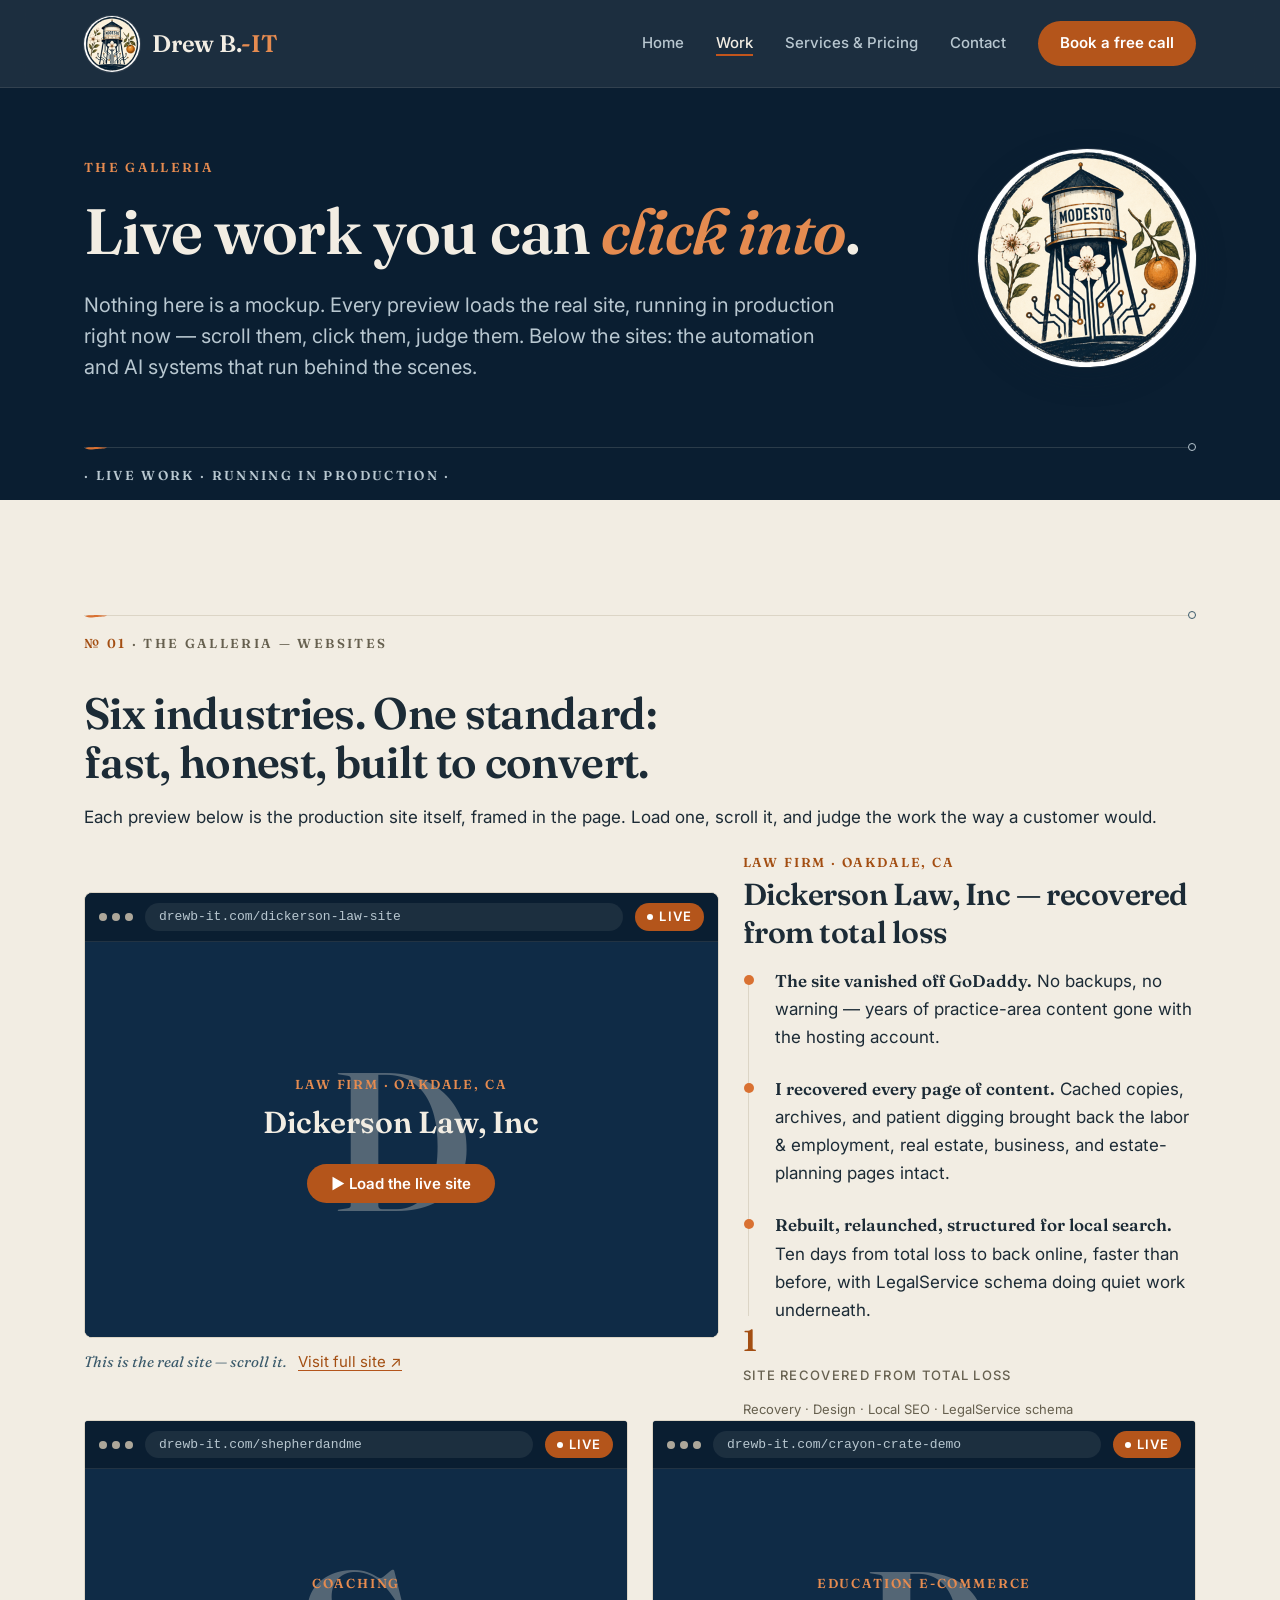
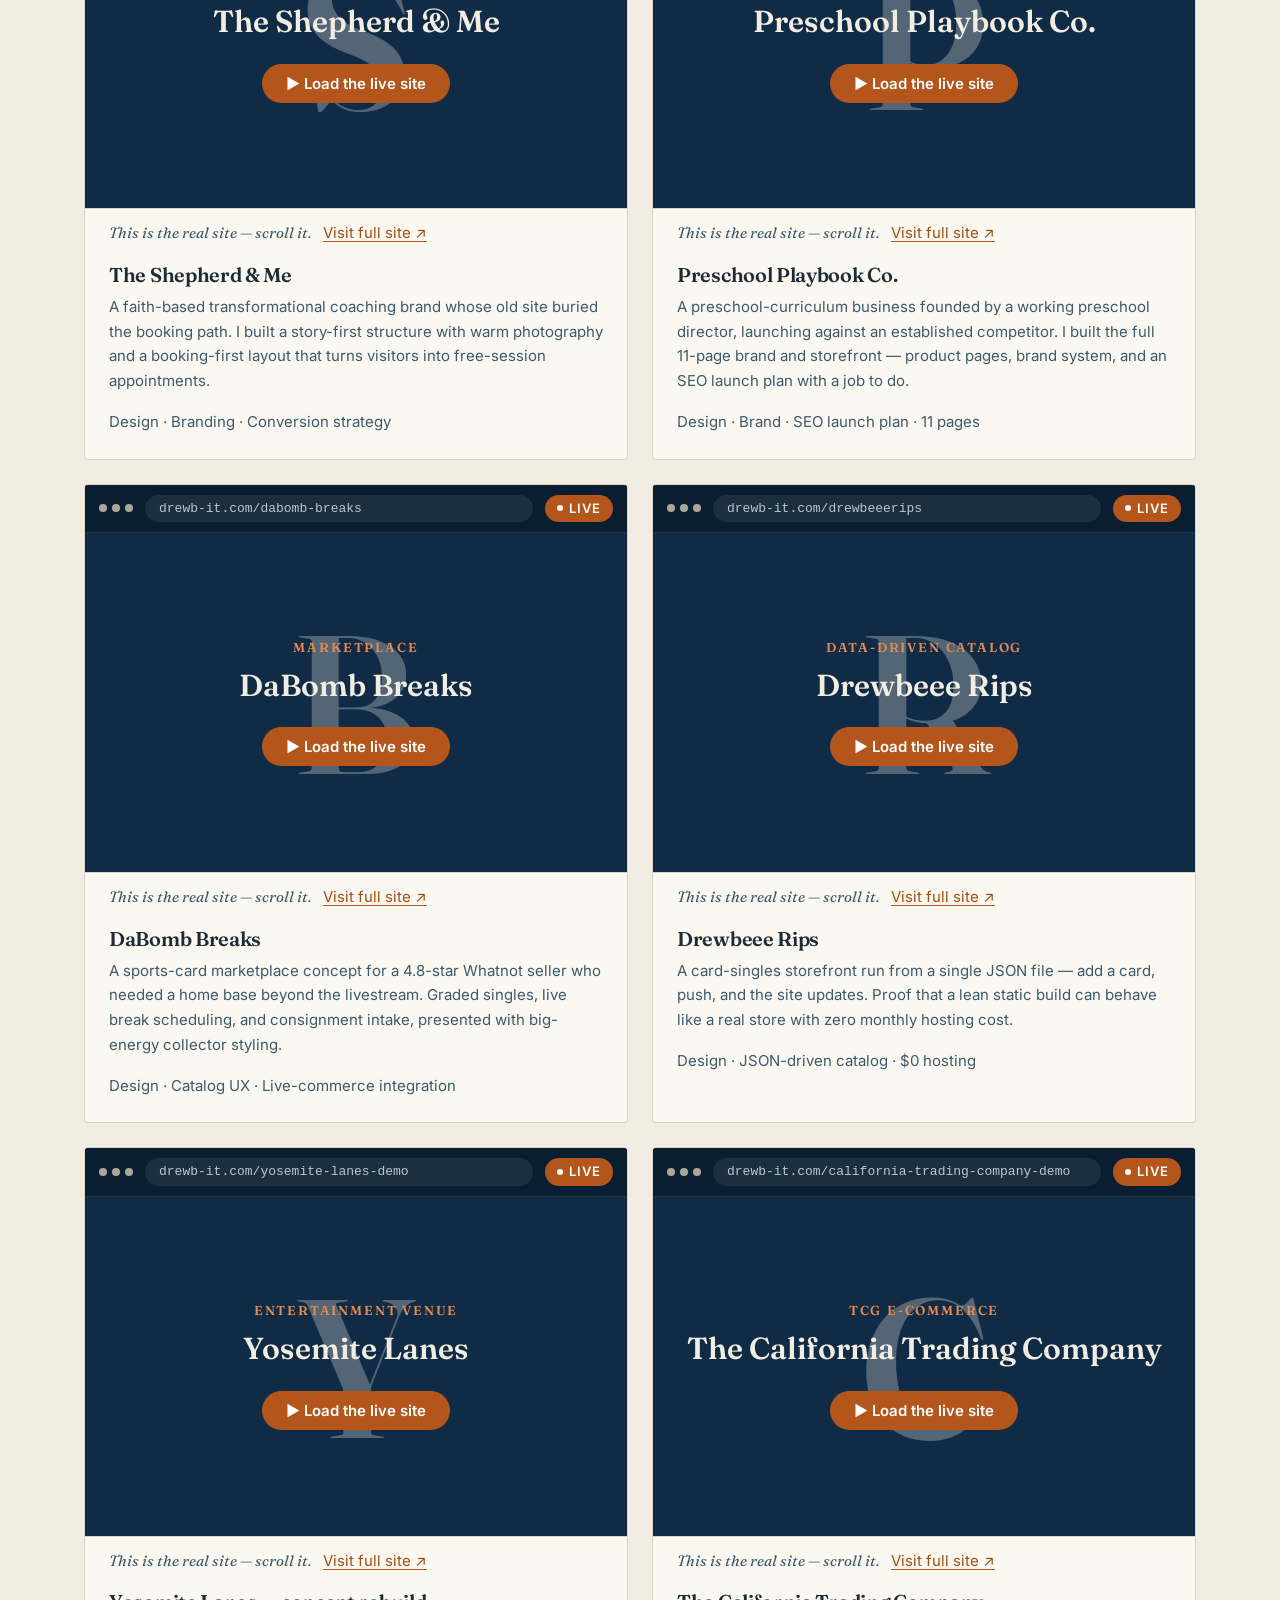
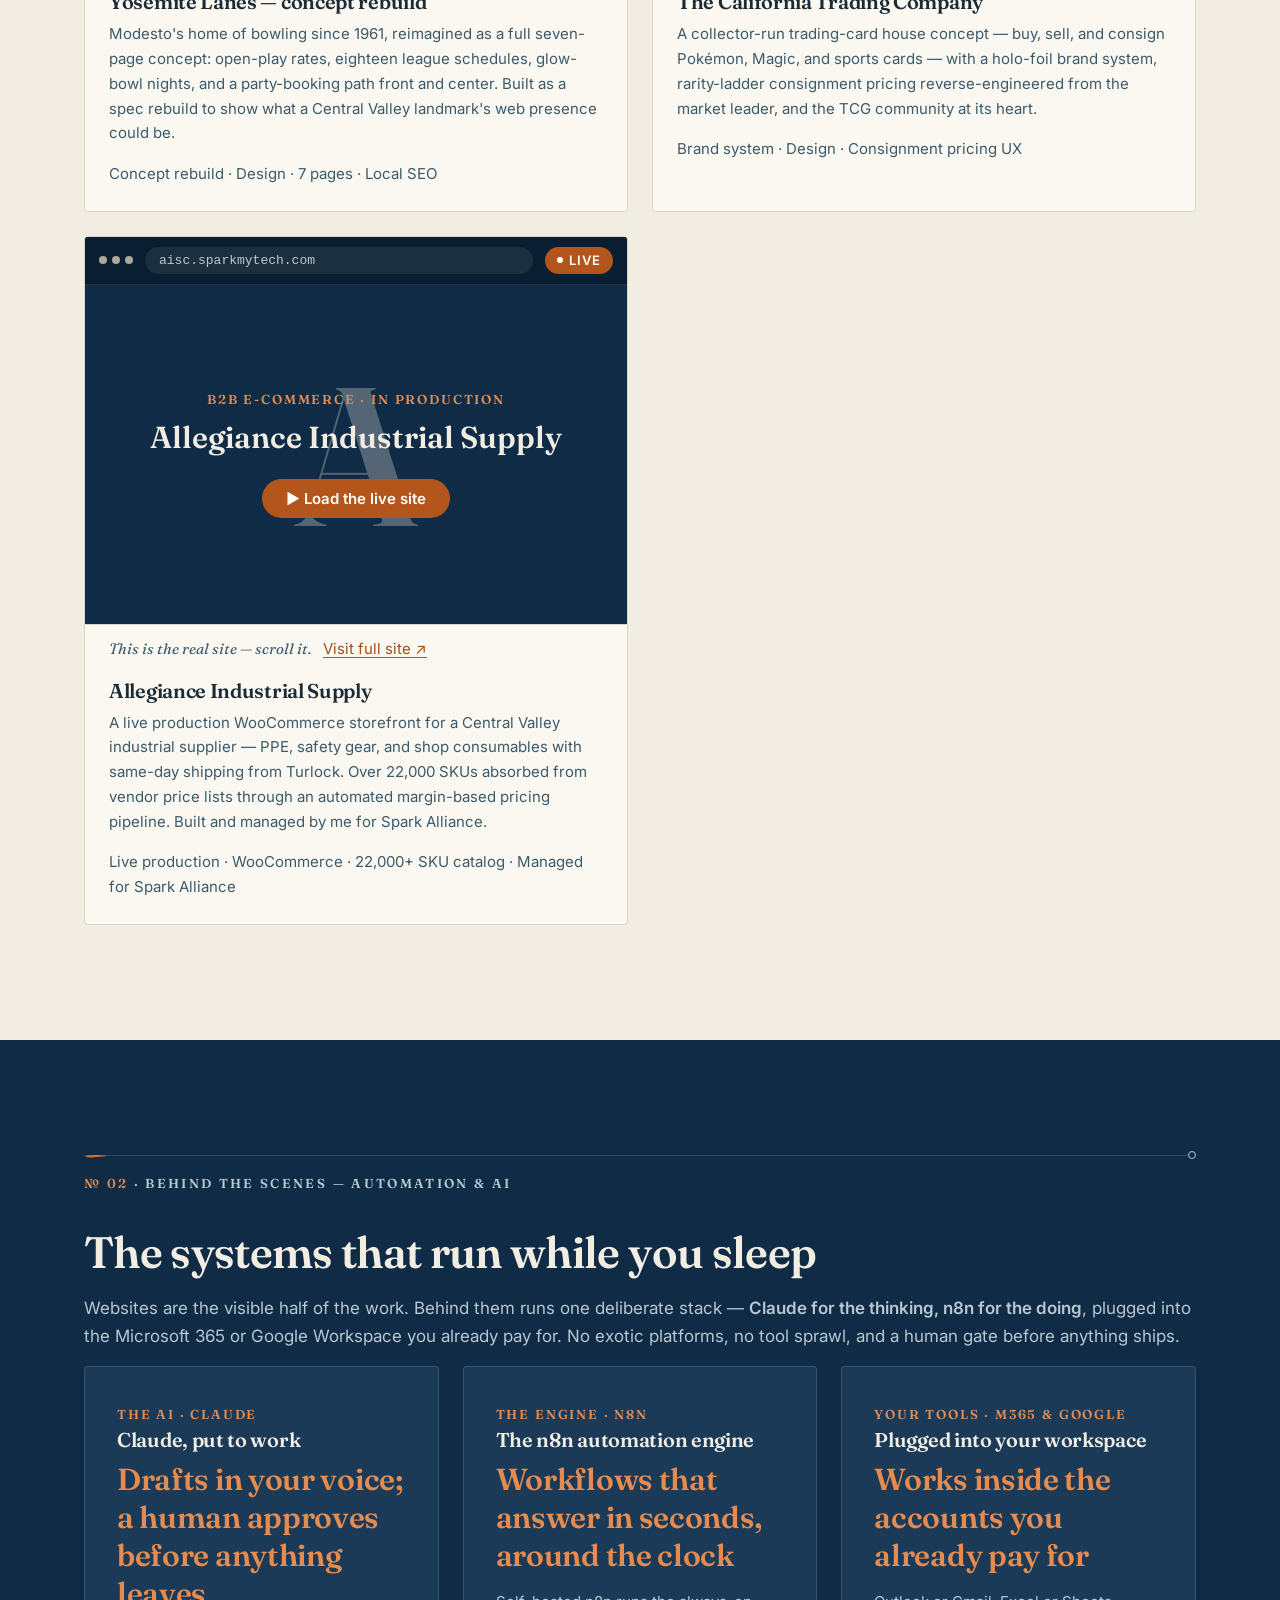
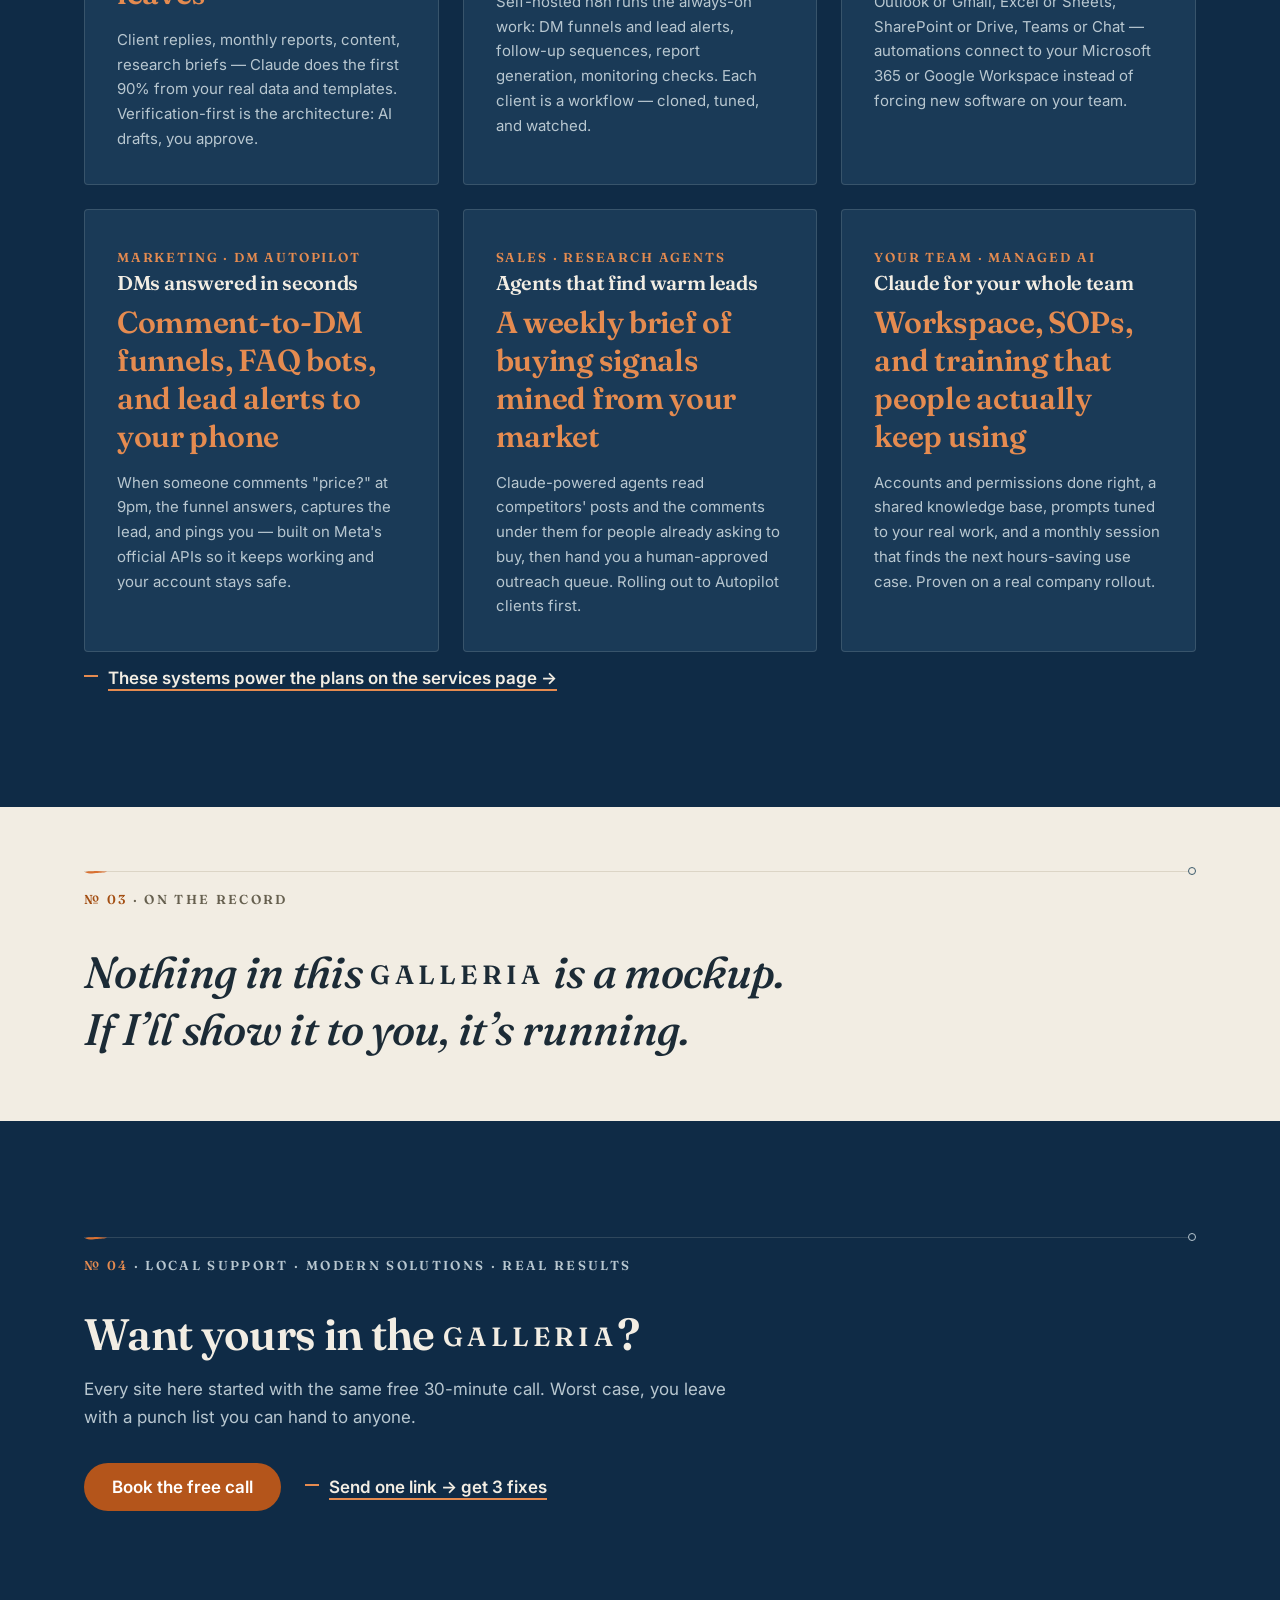
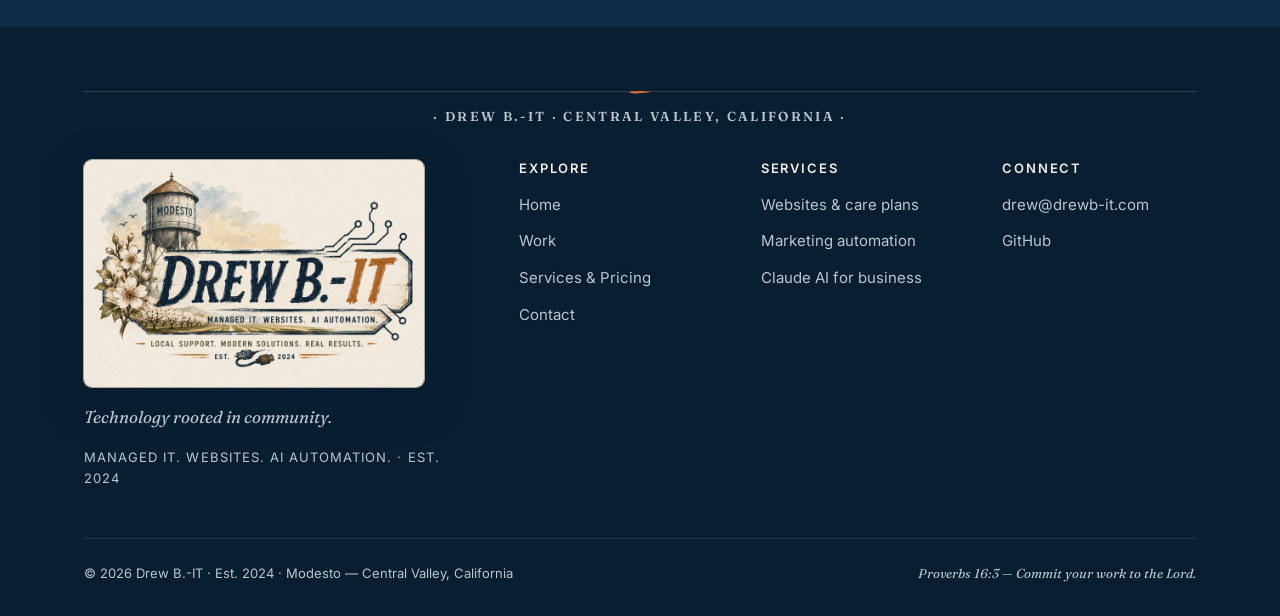
<file: work.html>
<!DOCTYPE html>
<html lang="en">
<head>
  <meta charset="UTF-8">
  <meta name="viewport" content="width=device-width, initial-scale=1.0">
  <title>The Galleria — Live Client Sites &amp; AI Case Studies | Drew B.-IT</title>
  <meta name="description" content="Six live client-grade websites you can scroll inside the page — law firm, coaching, education e-commerce, marketplace, catalog, entertainment venue — plus six automation and Claude AI case studies. Built by Drew B.-IT, Central Valley, California.">
  <link rel="canonical" href="https://drewb-it.com/work.html">
  <meta property="og:type" content="website">
  <meta property="og:title" content="The Galleria — Live Work You Can Click Into | Drew B.-IT">
  <meta property="og:description" content="Nothing here is a mockup. Every preview loads the real site, running in production right now — plus the automation and AI systems that run behind the scenes.">
  <meta property="og:url" content="https://drewb-it.com/work.html">
  <meta property="og:image" content="https://drewb-it.com/assets/brand/og-card.jpg">
  <meta property="og:image:width" content="1200">
  <meta property="og:image:height" content="630">
  <meta property="og:image:alt" content="Drew B.-IT — Managed IT. Websites. AI Automation. Est. 2024, Modesto CA.">
  <meta name="twitter:card" content="summary_large_image">
  <meta name="twitter:image" content="https://drewb-it.com/assets/brand/og-card.jpg">
  <meta name="theme-color" content="#0F2B46">
  <link rel="icon" type="image/png" sizes="32x32" href="/assets/brand/badge-32.png">
  <link rel="icon" type="image/png" sizes="48x48" href="/assets/brand/badge-48.png">
  <link rel="apple-touch-icon" href="/assets/brand/apple-touch-icon.png">
  <link rel="preconnect" href="https://fonts.googleapis.com">
  <link rel="preconnect" href="https://fonts.gstatic.com" crossorigin>
  <link href="https://fonts.googleapis.com/css2?family=Fraunces:ital,opsz,wght@0,9..144,400..700;1,9..144,400..700&family=Inter:wght@400;500;600&display=swap" rel="stylesheet">
  <link rel="stylesheet" href="styles.css">
</head>
<body>

  <header class="site-header">
    <div class="wrap">
      <a class="brand" href="/">
        <img class="brand__badge" src="/assets/brand/badge-96.png"
             srcset="/assets/brand/badge-96.png 1x, /assets/brand/badge-112.png 2x"
             alt="" width="56" height="56">
        Drew B.<span class="brand__dot">-IT</span>
      </a>
      <button class="nav-toggle" type="button" aria-label="Toggle navigation" aria-expanded="false">
        <span class="nav-toggle__bar"></span>
        <span class="nav-toggle__bar"></span>
      </button>
      <nav class="site-nav" aria-label="Main">
        <a href="/">Home</a>
        <a href="/work.html" aria-current="page">Work</a>
        <a href="/services.html">Services &amp; Pricing</a>
        <a href="/contact.html">Contact</a>
        <a class="nav-cta" href="/contact.html#quote">Book a free call</a>
      </nav>
    </div>
  </header>

  <main>

    <!-- Statement hero — the first live frame is the star; the hero gets out of its way -->
    <section class="hero hero--compact">
      <div class="wrap">
        <img class="hero__seal" src="/assets/brand/badge-320.png" alt="" aria-hidden="true" width="320" height="320" loading="lazy">
        <span class="hero__kicker">The Galleria</span>
        <h1>Live work you can <em>click into</em>.</h1>
        <p class="hero__lede">Nothing here is a mockup. Every preview loads the real site, running in production right now — scroll them, click them, judge them. Below the sites: the automation and AI systems that run behind the scenes.</p>
        <div class="ledger-line">
          <span class="ledger-line__label">· Live work · Running in production ·</span>
        </div>
      </div>
    </section>

    <!-- № 01 · THE GALLERIA — WEBSITES -->
    <section class="section" id="websites">
      <div class="wrap">
        <div class="ledger-line">
          <span class="ledger-line__label"><strong>№ 01</strong> · The Galleria — Websites</span>
        </div>
        <h2>Six industries. One standard: fast, honest, built to convert.</h2>
        <p>Each preview below is the production site itself, framed in the page. Load one, scroll it, and judge the work the way a customer would.</p>

        <!-- Featured: the Dickerson recovery — full-width 7/5, frame left, story right -->
        <div class="work-feature reveal">
          <div>
            <figure class="live-frame" data-src="https://drewb-it.com/dickerson-law-site/" data-title="Dickerson Law, Inc — live site">
              <div class="live-frame__bar">
                <span class="live-frame__dots"></span>
                <span class="live-frame__url">drewb-it.com/dickerson-law-site</span>
                <span class="live-badge">LIVE</span>
              </div>
              <div class="live-frame__viewport">
                <button class="frame-poster" type="button">
                  <span class="frame-poster__initial" aria-hidden="true">D</span>
                  <span class="work-card__tag">Law Firm · Oakdale, CA</span>
                  <strong>Dickerson Law, Inc</strong>
                  <span class="frame-poster__load">▶ Load the live site</span>
                </button>
              </div>
            </figure>
            <p class="frame-caption"><em>This is the real site — scroll it.</em> <a href="https://drewb-it.com/dickerson-law-site/" target="_blank" rel="noopener">Visit full site ↗</a></p>
          </div>
          <div>
            <span class="work-card__tag">Law firm · Oakdale, CA</span>
            <h3>Dickerson Law, Inc — recovered from total loss</h3>
            <ol class="timeline-3beat">
              <li><strong>The site vanished off GoDaddy.</strong> No backups, no warning — years of practice-area content gone with the hosting account.</li>
              <li><strong>I recovered every page of content.</strong> Cached copies, archives, and patient digging brought back the labor &amp; employment, real estate, business, and estate-planning pages intact.</li>
              <li><strong>Rebuilt, relaunched, structured for local search.</strong> Ten days from total loss to back online, faster than before, with LegalService schema doing quiet work underneath.</li>
            </ol>
            <div class="stat-row">
              <div class="stat">
                <span class="stat__num">1</span>
                <span class="stat__label">Site recovered from total loss</span>
              </div>
            </div>
            <p class="work-card__meta">Recovery · Design · Local SEO · LegalService schema</p>
          </div>
        </div>

        <!-- The remaining four, 2-up live-frame facade cards -->
        <div class="work-grid reveal">

          <article class="work-card">
            <figure class="live-frame" data-src="https://drewb-it.com/shepherdandme/" data-title="The Shepherd &amp; Me — live site">
              <div class="live-frame__bar">
                <span class="live-frame__dots"></span>
                <span class="live-frame__url">drewb-it.com/shepherdandme</span>
                <span class="live-badge">LIVE</span>
              </div>
              <div class="live-frame__viewport">
                <button class="frame-poster" type="button">
                  <span class="frame-poster__initial" aria-hidden="true">S</span>
                  <span class="work-card__tag">Coaching</span>
                  <strong>The Shepherd &amp; Me</strong>
                  <span class="frame-poster__load">▶ Load the live site</span>
                </button>
              </div>
            </figure>
            <p class="frame-caption"><em>This is the real site — scroll it.</em> <a href="https://drewb-it.com/shepherdandme/" target="_blank" rel="noopener">Visit full site ↗</a></p>
            <h3>The Shepherd &amp; Me</h3>
            <p>A faith-based transformational coaching brand whose old site buried the booking path. I built a story-first structure with warm photography and a booking-first layout that turns visitors into free-session appointments.</p>
            <p class="work-card__meta">Design · Branding · Conversion strategy</p>
          </article>

          <article class="work-card">
            <figure class="live-frame" data-src="https://drewb-it.com/crayon-crate-demo/" data-title="Preschool Playbook Co. — live site">
              <div class="live-frame__bar">
                <span class="live-frame__dots"></span>
                <span class="live-frame__url">drewb-it.com/crayon-crate-demo</span>
                <span class="live-badge">LIVE</span>
              </div>
              <div class="live-frame__viewport">
                <button class="frame-poster" type="button">
                  <span class="frame-poster__initial" aria-hidden="true">P</span>
                  <span class="work-card__tag">Education e-commerce</span>
                  <strong>Preschool Playbook Co.</strong>
                  <span class="frame-poster__load">▶ Load the live site</span>
                </button>
              </div>
            </figure>
            <p class="frame-caption"><em>This is the real site — scroll it.</em> <a href="https://drewb-it.com/crayon-crate-demo/" target="_blank" rel="noopener">Visit full site ↗</a></p>
            <h3>Preschool Playbook Co.</h3>
            <p>A preschool-curriculum business founded by a working preschool director, launching against an established competitor. I built the full 11-page brand and storefront — product pages, brand system, and an SEO launch plan with a job to do.</p>
            <p class="work-card__meta">Design · Brand · SEO launch plan · 11 pages</p>
          </article>

          <article class="work-card">
            <figure class="live-frame" data-src="https://drewb-it.com/dabomb-breaks/" data-title="DaBomb Breaks — live site">
              <div class="live-frame__bar">
                <span class="live-frame__dots"></span>
                <span class="live-frame__url">drewb-it.com/dabomb-breaks</span>
                <span class="live-badge">LIVE</span>
              </div>
              <div class="live-frame__viewport">
                <button class="frame-poster" type="button">
                  <span class="frame-poster__initial" aria-hidden="true">B</span>
                  <span class="work-card__tag">Marketplace</span>
                  <strong>DaBomb Breaks</strong>
                  <span class="frame-poster__load">▶ Load the live site</span>
                </button>
              </div>
            </figure>
            <p class="frame-caption"><em>This is the real site — scroll it.</em> <a href="https://drewb-it.com/dabomb-breaks/" target="_blank" rel="noopener">Visit full site ↗</a></p>
            <h3>DaBomb Breaks</h3>
            <p>A sports-card marketplace concept for a 4.8-star Whatnot seller who needed a home base beyond the livestream. Graded singles, live break scheduling, and consignment intake, presented with big-energy collector styling.</p>
            <p class="work-card__meta">Design · Catalog UX · Live-commerce integration</p>
          </article>

          <article class="work-card">
            <figure class="live-frame" data-src="https://drewb-it.com/drewbeeerips/" data-title="Drewbeee Rips — live site">
              <div class="live-frame__bar">
                <span class="live-frame__dots"></span>
                <span class="live-frame__url">drewb-it.com/drewbeeerips</span>
                <span class="live-badge">LIVE</span>
              </div>
              <div class="live-frame__viewport">
                <button class="frame-poster" type="button">
                  <span class="frame-poster__initial" aria-hidden="true">R</span>
                  <span class="work-card__tag">Data-driven catalog</span>
                  <strong>Drewbeee Rips</strong>
                  <span class="frame-poster__load">▶ Load the live site</span>
                </button>
              </div>
            </figure>
            <p class="frame-caption"><em>This is the real site — scroll it.</em> <a href="https://drewb-it.com/drewbeeerips/" target="_blank" rel="noopener">Visit full site ↗</a></p>
            <h3>Drewbeee Rips</h3>
            <p>A card-singles storefront run from a single JSON file — add a card, push, and the site updates. Proof that a lean static build can behave like a real store with zero monthly hosting cost.</p>
            <p class="work-card__meta">Design · JSON-driven catalog · $0 hosting</p>
          </article>

          <article class="work-card">
            <figure class="live-frame" data-src="https://drewb-it.com/yosemite-lanes-demo/" data-title="Yosemite Lanes — concept rebuild">
              <div class="live-frame__bar">
                <span class="live-frame__dots"></span>
                <span class="live-frame__url">drewb-it.com/yosemite-lanes-demo</span>
                <span class="live-badge">LIVE</span>
              </div>
              <div class="live-frame__viewport">
                <button class="frame-poster" type="button">
                  <span class="frame-poster__initial" aria-hidden="true">Y</span>
                  <span class="work-card__tag">Entertainment venue</span>
                  <strong>Yosemite Lanes</strong>
                  <span class="frame-poster__load">▶ Load the live site</span>
                </button>
              </div>
            </figure>
            <p class="frame-caption"><em>This is the real site — scroll it.</em> <a href="https://drewb-it.com/yosemite-lanes-demo/" target="_blank" rel="noopener">Visit full site ↗</a></p>
            <h3>Yosemite Lanes — concept rebuild</h3>
            <p>Modesto's home of bowling since 1961, reimagined as a full seven-page concept: open-play rates, eighteen league schedules, glow-bowl nights, and a party-booking path front and center. Built as a spec rebuild to show what a Central Valley landmark's web presence could be.</p>
            <p class="work-card__meta">Concept rebuild · Design · 7 pages · Local SEO</p>
          </article>

          <article class="work-card">
            <figure class="live-frame" data-src="https://drewb-it.com/california-trading-company-demo/" data-title="The California Trading Company — live site">
              <div class="live-frame__bar">
                <span class="live-frame__dots"></span>
                <span class="live-frame__url">drewb-it.com/california-trading-company-demo</span>
                <span class="live-badge">LIVE</span>
              </div>
              <div class="live-frame__viewport">
                <button class="frame-poster" type="button">
                  <span class="frame-poster__initial" aria-hidden="true">C</span>
                  <span class="work-card__tag">TCG e-commerce</span>
                  <strong>The California Trading Company</strong>
                  <span class="frame-poster__load">▶ Load the live site</span>
                </button>
              </div>
            </figure>
            <p class="frame-caption"><em>This is the real site — scroll it.</em> <a href="https://drewb-it.com/california-trading-company-demo/" target="_blank" rel="noopener">Visit full site ↗</a></p>
            <h3>The California Trading Company</h3>
            <p>A collector-run trading-card house concept — buy, sell, and consign Pokémon, Magic, and sports cards — with a holo-foil brand system, rarity-ladder consignment pricing reverse-engineered from the market leader, and the TCG community at its heart.</p>
            <p class="work-card__meta">Brand system · Design · Consignment pricing UX</p>
          </article>

          <article class="work-card">
            <figure class="live-frame" data-src="https://aisc.sparkmytech.com/" data-title="Allegiance Industrial Supply — live production store">
              <div class="live-frame__bar">
                <span class="live-frame__dots"></span>
                <span class="live-frame__url">aisc.sparkmytech.com</span>
                <span class="live-badge">LIVE</span>
              </div>
              <div class="live-frame__viewport">
                <button class="frame-poster" type="button">
                  <span class="frame-poster__initial" aria-hidden="true">A</span>
                  <span class="work-card__tag">B2B e-commerce · In production</span>
                  <strong>Allegiance Industrial Supply</strong>
                  <span class="frame-poster__load">▶ Load the live site</span>
                </button>
              </div>
            </figure>
            <p class="frame-caption"><em>This is the real site — scroll it.</em> <a href="https://aisc.sparkmytech.com/" target="_blank" rel="noopener">Visit full site ↗</a></p>
            <h3>Allegiance Industrial Supply</h3>
            <p>A live production WooCommerce storefront for a Central Valley industrial supplier — PPE, safety gear, and shop consumables with same-day shipping from Turlock. Over 22,000 SKUs absorbed from vendor price lists through an automated margin-based pricing pipeline. Built and managed by me for Spark Alliance.</p>
            <p class="work-card__meta">Live production · WooCommerce · 22,000+ SKU catalog · Managed for Spark Alliance</p>
          </article>

        </div>
      </div>
    </section>

    <!-- № 02 · BEHIND THE SCENES — AUTOMATION & AI (dark band) -->
    <section class="section section--dark" id="automation">
      <div class="wrap">
        <div class="ledger-line">
          <span class="ledger-line__label"><strong>№ 02</strong> · Behind the Scenes — Automation &amp; AI</span>
        </div>
        <h2>The systems that run while you sleep</h2>
        <p>Websites are the visible half of the work. Behind them runs one deliberate stack — <strong>Claude for the thinking, n8n for the doing</strong>, plugged into the Microsoft 365 or Google Workspace you already pay for. No exotic platforms, no tool sprawl, and a human gate before anything ships.</p>

        <div class="case-grid reveal">

          <article class="case-card">
            <span class="work-card__tag">The AI · Claude</span>
            <h3>Claude, put to work</h3>
            <span class="case-stat">Drafts in your voice; a human approves before anything leaves</span>
            <p>Client replies, monthly reports, content, research briefs — Claude does the first 90% from your real data and templates. Verification-first is the architecture: AI drafts, you approve.</p>
          </article>

          <article class="case-card">
            <span class="work-card__tag">The engine · n8n</span>
            <h3>The n8n automation engine</h3>
            <span class="case-stat">Workflows that answer in seconds, around the clock</span>
            <p>Self-hosted n8n runs the always-on work: DM funnels and lead alerts, follow-up sequences, report generation, monitoring checks. Each client is a workflow — cloned, tuned, and watched.</p>
          </article>

          <article class="case-card">
            <span class="work-card__tag">Your tools · M365 &amp; Google</span>
            <h3>Plugged into your workspace</h3>
            <span class="case-stat">Works inside the accounts you already pay for</span>
            <p>Outlook or Gmail, Excel or Sheets, SharePoint or Drive, Teams or Chat — automations connect to your Microsoft 365 or Google Workspace instead of forcing new software on your team.</p>
          </article>

          <article class="case-card">
            <span class="work-card__tag">Marketing · DM autopilot</span>
            <h3>DMs answered in seconds</h3>
            <span class="case-stat">Comment-to-DM funnels, FAQ bots, and lead alerts to your phone</span>
            <p>When someone comments "price?" at 9pm, the funnel answers, captures the lead, and pings you — built on Meta's official APIs so it keeps working and your account stays safe.</p>
          </article>

          <article class="case-card">
            <span class="work-card__tag">Sales · research agents</span>
            <h3>Agents that find warm leads</h3>
            <span class="case-stat">A weekly brief of buying signals mined from your market</span>
            <p>Claude-powered agents read competitors' posts and the comments under them for people already asking to buy, then hand you a human-approved outreach queue. Rolling out to Autopilot clients first.</p>
          </article>

          <article class="case-card">
            <span class="work-card__tag">Your team · managed AI</span>
            <h3>Claude for your whole team</h3>
            <span class="case-stat">Workspace, SOPs, and training that people actually keep using</span>
            <p>Accounts and permissions done right, a shared knowledge base, prompts tuned to your real work, and a monthly session that finds the next hours-saving use case. Proven on a real company rollout.</p>
          </article>

        </div>

        <p class="frame-caption"><a class="btn-text" href="/services.html">These systems power the plans on the services page →</a></p>
      </div>
    </section>

    <!-- № 03 · Pure-typography moment -->
    <section class="section section--tight">
      <div class="wrap">
        <div class="ledger-line">
          <span class="ledger-line__label"><strong>№ 03</strong> · On the Record</span>
        </div>
        <p class="pull-quote reveal">Nothing in this <span class="galleria">Galleria</span> is a mockup. If I&rsquo;ll show it to you, it&rsquo;s running.</p>
      </div>
    </section>

    <!-- CTA band -->
    <section class="cta-band">
      <div class="wrap">
        <div class="ledger-line">
          <span class="ledger-line__label"><strong>№ 04</strong> · Local Support · Modern Solutions · Real Results</span>
        </div>
        <h2>Want yours in the <span class="galleria">Galleria</span>?</h2>
        <p>Every site here started with the same free 30-minute call. Worst case, you leave with a punch list you can hand to anyone.</p>
        <div class="cta-band__actions">
          <a class="btn-primary" href="/contact.html#quote">Book the free call</a>
          <a class="btn-text" href="mailto:drew@drewb-it.com?subject=Three%20fixes%20for%20my%20site">Send one link → get 3 fixes</a>
        </div>
      </div>
    </section>

  </main>

  <footer class="site-footer">
    <div class="wrap">
      <div class="ledger-line ledger-line--footer">
        <span class="ledger-line__label">· Drew B.-IT · Central Valley, California ·</span>
      </div>
      <div class="footer-grid">
        <div>
          <a href="/" aria-label="Drew B.-IT home">
            <img class="footer-sign" src="/assets/brand/logo-full-800.jpg"
                 alt="Drew B.-IT — Managed IT. Websites. AI Automation."
                 width="800" height="533" loading="lazy">
          </a>
          <p class="footer-tag">Technology rooted in community.</p>
          <p class="footer-est">Managed IT. Websites. AI Automation. · Est. 2024</p>
        </div>
        <div>
          <h3>Explore</h3>
          <ul>
            <li><a href="/">Home</a></li>
            <li><a href="/work.html">Work</a></li>
            <li><a href="/services.html">Services &amp; Pricing</a></li>
            <li><a href="/contact.html">Contact</a></li>
          </ul>
        </div>
        <div>
          <h3>Services</h3>
          <ul>
            <li><a href="/services.html#web">Websites &amp; care plans</a></li>
            <li><a href="/services.html#social">Marketing automation</a></li>
            <li><a href="/services.html#ai">Claude AI for business</a></li>
          </ul>
        </div>
        <div>
          <h3>Connect</h3>
          <ul>
            <li><a href="mailto:drew@drewb-it.com">drew@drewb-it.com</a></li>
            <li><a href="https://github.com/drewbabbitt" target="_blank" rel="noopener">GitHub</a></li>
          </ul>
        </div>
      </div>
      <div class="footer-bottom">
        <span>© <span data-year>2026</span> Drew B.-IT · Est. 2024 · Modesto — Central Valley, California</span>
        <span><em>Proverbs 16:3 — Commit your work to the Lord.</em></span>
      </div>
    </div>
  </footer>

  <script src="script.js"></script>
</body>
</html>
</file>
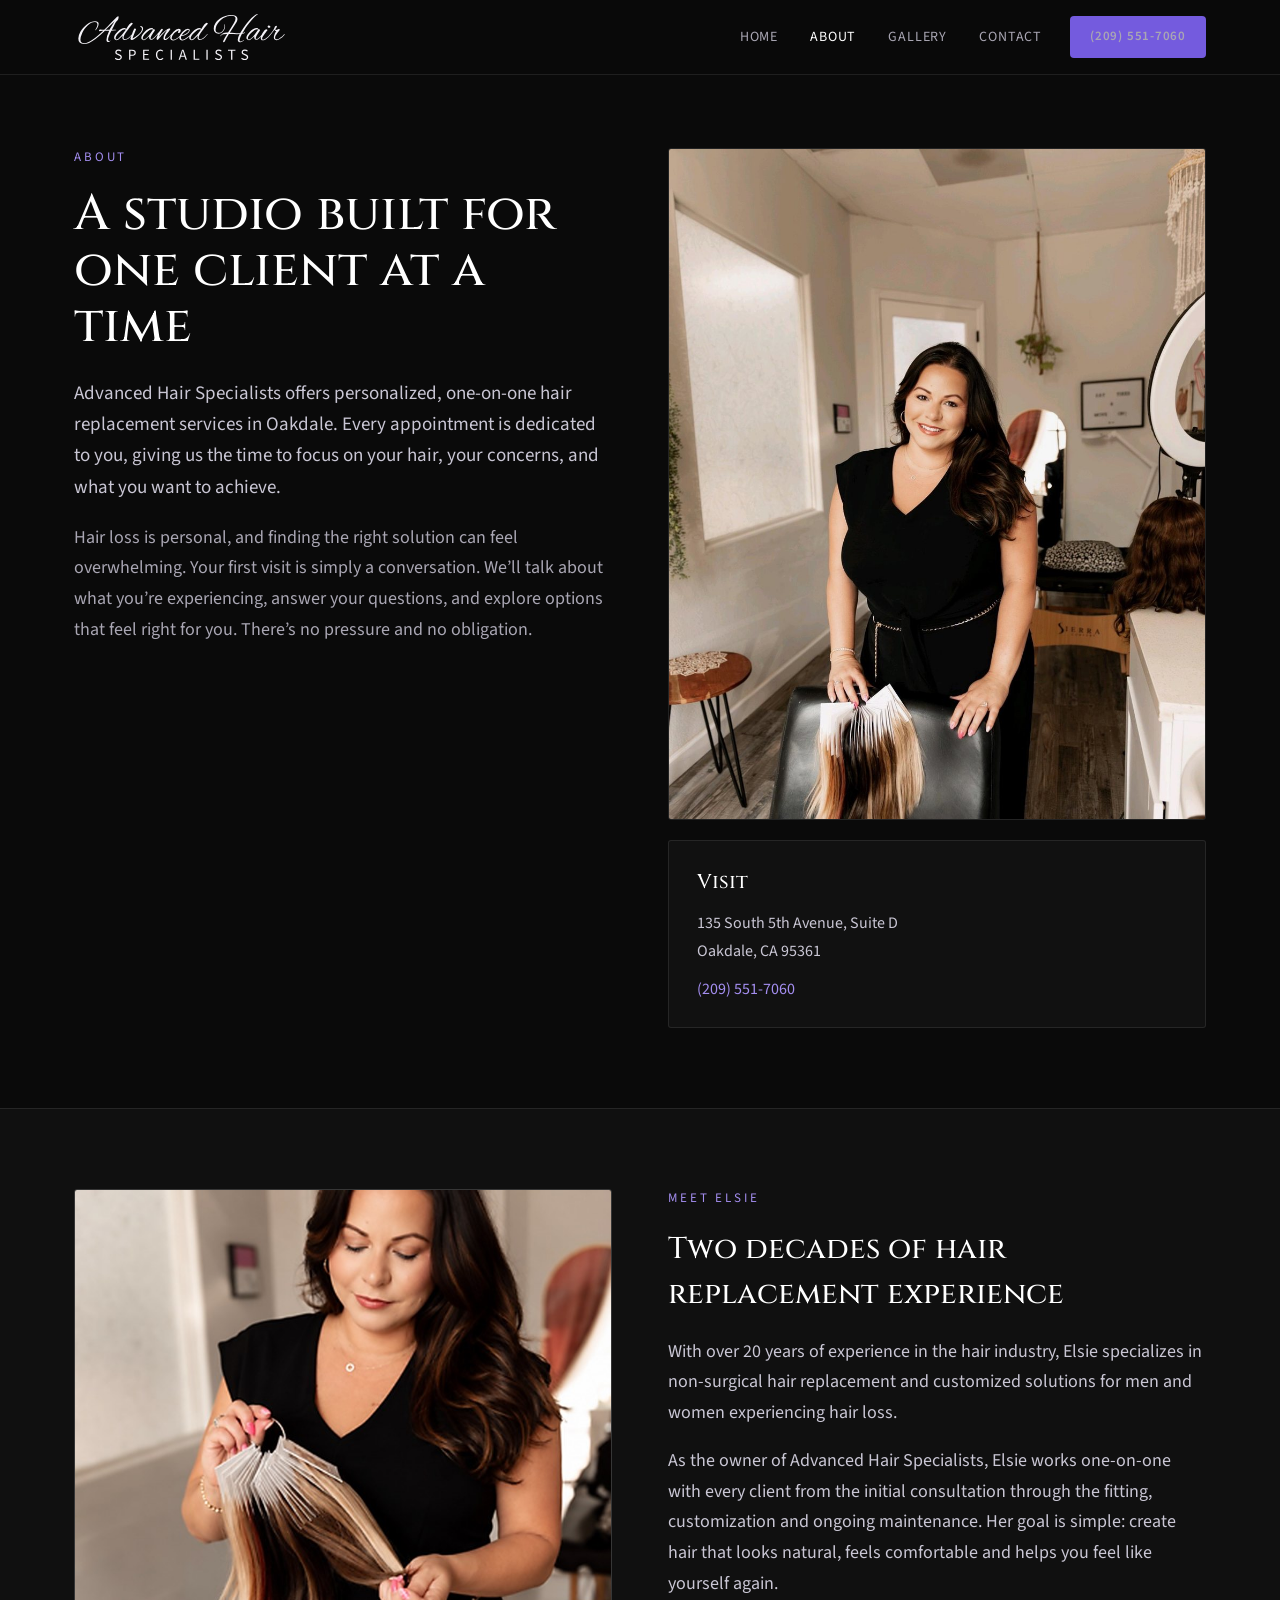
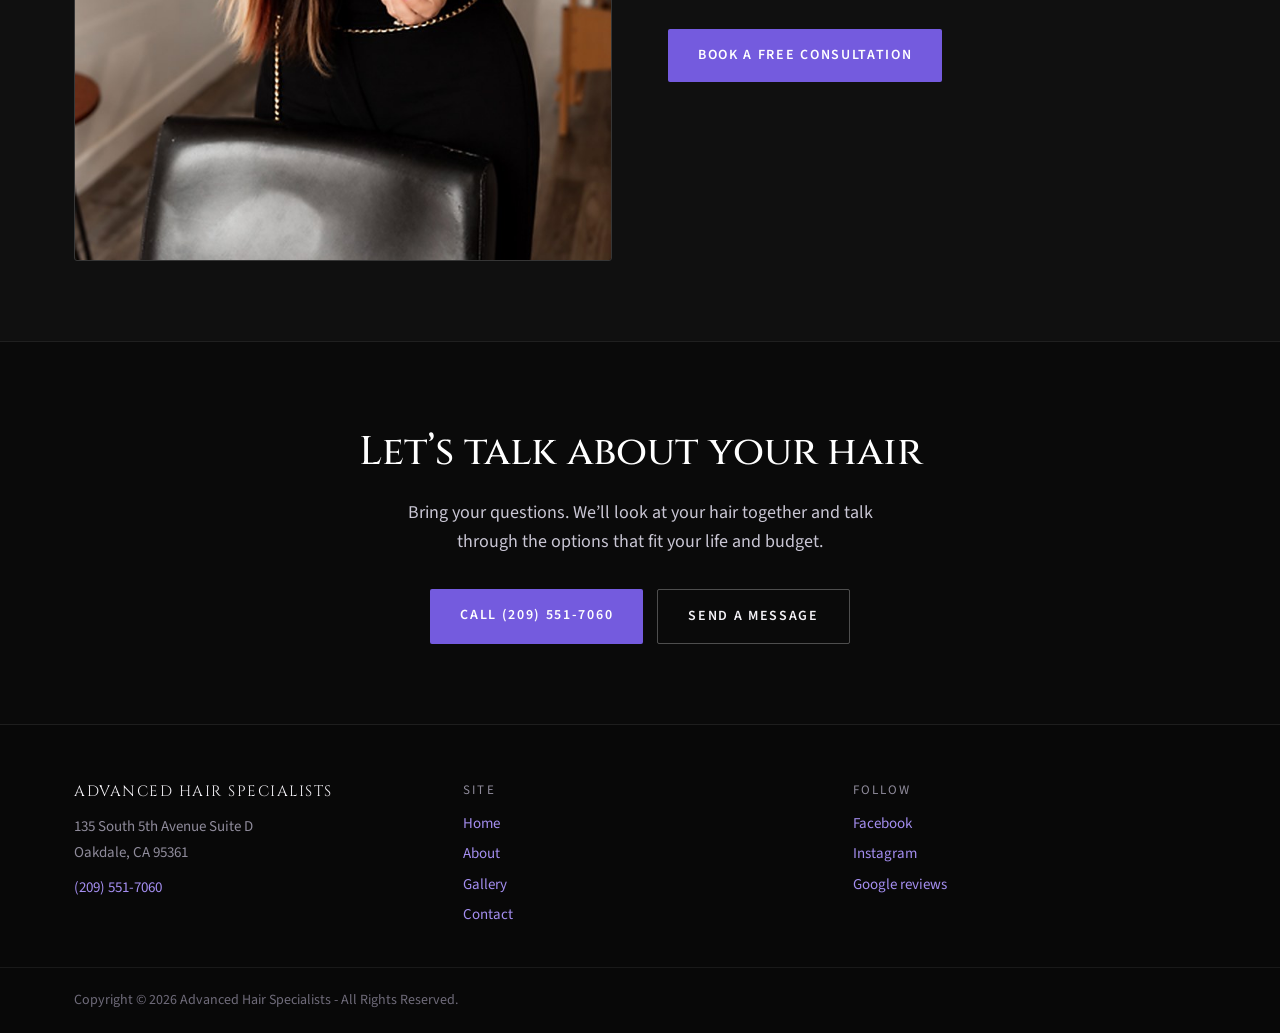
<file: ahsoakdale/about.html>
<!DOCTYPE html>
<html lang="en">
<head>
<!-- GENERATED COPY. Edit the ahsoakdale repo and run publish-demo.py. -->
<!-- Demo mirror of ahsoakdale.com. Kept out of search on purpose. -->
<meta charset="utf-8" />
<meta name="viewport" content="width=device-width, initial-scale=1" />
<title>About the Studio | Advanced Hair Specialists, Oakdale CA</title>
<meta name="description" content="A private hair replacement studio in Oakdale, California. One client at a time, by appointment only." />
<meta name="robots" content="noindex,nofollow" />
<meta name="theme-color" content="#745bde" />

  <link rel="canonical" href="https://drewb-it.com/ahsoakdale/about.html" />
<meta property="og:type" content="website" />
<meta property="og:site_name" content="Advanced Hair Specialists" />
<meta property="og:title" content="About the Studio | Advanced Hair Specialists, Oakdale CA" />
<meta property="og:description" content="A private hair replacement studio in Oakdale, California. One client at a time, by appointment only." />
<meta property="og:url" content="https://drewb-it.com/ahsoakdale/about.html" />
<meta property="og:image" content="https://drewb-it.com/ahsoakdale/assets/og.jpg" />
<meta property="og:locale" content="en_US" />
<meta name="twitter:card" content="summary_large_image" />
<meta name="twitter:title" content="About the Studio | Advanced Hair Specialists, Oakdale CA" />
<meta name="twitter:description" content="A private hair replacement studio in Oakdale, California. One client at a time, by appointment only." />
<meta name="twitter:image" content="https://drewb-it.com/ahsoakdale/assets/og.jpg" />
<link rel="icon" href="assets/favicon.ico" sizes="any" />
<link rel="icon" type="image/svg+xml" href="assets/icon.svg" />
<link rel="icon" type="image/png" href="assets/favicon.png" />
<!-- Dark browser chrome swallows the black plate, so hand it the inverted one. -->
<link rel="icon" type="image/png" href="assets/favicon-dark-mode.png" media="(prefers-color-scheme: dark)" />
<link rel="apple-touch-icon" href="assets/apple-touch-icon.png" />
<link rel="preconnect" href="https://fonts.googleapis.com" />
<link rel="preconnect" href="https://fonts.gstatic.com" crossorigin />
<link href="https://fonts.googleapis.com/css2?family=Cinzel:wght@400..600&family=Source+Sans+3:ital,wght@0,300..600;1,400&display=swap" rel="stylesheet" />
<link rel="stylesheet" href="styles.css?v=8" />

<script>
document.addEventListener('DOMContentLoaded',function(){
var h=document.querySelector('.site-head');if(!h)return;
var c=h.querySelector('.nav-cb');if(!c)return;
function shut(){c.checked=false;}
document.addEventListener('keydown',function(e){if(e.key==='Escape'&&c.checked){shut();c.focus();}});
document.addEventListener('click',function(e){if(c.checked&&!h.contains(e.target))shut();});
h.querySelectorAll('.nav a').forEach(function(a){a.addEventListener('click',shut);});
addEventListener('resize',function(){if(innerWidth>=1040)shut();});
});
</script>
<script type="application/ld+json">
{
  "@context": "https://schema.org",
  "@type": "Person",
  "name": "Elsie",
  "jobTitle": "Owner and hair replacement specialist",
  "description": "Over 20 years of experience in the hair industry, specializing in non-surgical hair replacement and customized solutions for men and women experiencing hair loss.",
  "image": "https://drewb-it.com/ahsoakdale/assets/elsie-meet.jpg",
  "worksFor": {
    "@type": "HealthAndBeautyBusiness",
    "name": "Advanced Hair Specialists",
    "url": "https://drewb-it.com/ahsoakdale/",
    "telephone": "+1-209-551-7060"
  }
}
</script>
</head>
<body>
  <header class="site-head">
    <div class="head-in">
      <a class="brand" href="index.html">
        <img class="brand-logo" src="assets/logo-wordmark.svg" alt="Advanced Hair Specialists" width="1200" height="257" />
      </a>
      <input class="nav-cb" type="checkbox" id="nav-cb" aria-label="Show navigation menu"
             style="position:absolute;width:1px;height:1px;clip-path:inset(50%);overflow:hidden" />
      <label class="nav-toggle" for="nav-cb"><span class="nav-bars" aria-hidden="true"></span><span class="nav-toggle-t">Menu</span></label>
      <nav class="nav" id="site-nav">
        <a href="index.html">Home</a>
        <a href="about.html" aria-current="page">About</a>
        <a href="gallery.html">Gallery</a>
        <a href="contact.html">Contact</a>
      </nav>
      <a class="btn head-call" href="tel:2095517060">(209) 551-7060</a>
    </div>
  </header>
  <main>
    <section>
      <div class="wrap two two-top pb-e">
        <div>
          <p class="eyebrow">About</p>
          <h1 style="margin:0 0 24px;font-size:clamp(32px,4.6vw,50px);line-height:1.12">A studio built for one client at a time</h1>
          <p class="lede" style="margin:0 0 20px">Advanced Hair Specialists offers personalized, one-on-one hair replacement services in Oakdale. Every appointment is dedicated to you, giving us the time to focus on your hair, your concerns, and what you want to achieve.</p>
          <p style="margin:0 0 20px;font-size:18px;line-height:1.7;color:var(--ink-3);text-wrap:pretty">Hair loss is personal, and finding the right solution can feel overwhelming. Your first visit is simply a conversation. We&rsquo;ll talk about what you&rsquo;re experiencing, answer your questions, and explore options that feel right for you. There&rsquo;s no pressure and no obligation.</p>
        </div>
        <div style="display:flex;flex-direction:column;gap:20px">
          <img src="assets/elsie-studio.jpg" alt="Elsie matching hair color against a swatch ring in the Advanced Hair Specialists studio" width="1000" height="1250" loading="lazy" decoding="async" style="border-radius:3px;border:1px solid rgba(255,255,255,.1)" />
          <div class="panel">
            <h3 style="margin:0 0 14px;font-size:20px">Visit</h3>
            <p style="margin:0 0 4px;font-size:16px;color:var(--ink-2)">135 South 5th Avenue, Suite D</p>
            <p style="margin:0 0 14px;font-size:16px;color:var(--ink-2)">Oakdale, CA 95361</p>
            <p style="margin:0;font-size:16px"><a href="tel:2095517060">(209) 551-7060</a></p>
          </div>
        </div>
      </div>
    </section>

    <section class="band">
      <div class="wrap pad two two-top">
        <div>
          <img class="elsie-photo" src="assets/elsie-meet.jpg" alt="Elsie choosing a shade from a hair color ring in her Oakdale studio" width="738" height="922" loading="lazy" decoding="async" />
        </div>
        <div>
          <p class="eyebrow">Meet Elsie</p>
          <h2 style="margin:0 0 20px;font-size:30px">Two decades of hair replacement experience</h2>
          <p style="margin:0 0 18px;font-size:18px;line-height:1.7;color:var(--ink-2);text-wrap:pretty">With over 20 years of experience in the hair industry, Elsie specializes in non-surgical hair replacement and customized solutions for men and women experiencing hair loss.</p>
          <p style="margin:0;font-size:18px;line-height:1.7;color:var(--ink-2);text-wrap:pretty">As the owner of Advanced Hair Specialists, Elsie works one-on-one with every client from the initial consultation through the fitting, customization and ongoing maintenance. Her goal is simple: create hair that looks natural, feels comfortable and helps you feel like yourself again.</p>
          <div class="btn-row" style="margin-top:30px">
            <a class="btn" href="contact.html">Book a free consultation</a>
          </div>
        </div>
      </div>
    </section>

    <section class="band-plain">
      <div class="wrap cta-band">
        <h2>Let&rsquo;s talk about your hair</h2>
        <p>Bring your questions. We&rsquo;ll look at your hair together and talk through the options that fit your life and budget.</p>
        <div class="btn-row">
          <a class="btn" href="tel:2095517060">Call (209) 551-7060</a>
          <a class="btn btn-ghost" href="contact.html">Send a message</a>
        </div>
      </div>
    </section>
  </main>
  <footer class="site-foot">
    <div class="foot-in">
      <div>
        <p class="ttl">Advanced Hair Specialists</p>
        <p>135 South 5th Avenue Suite D</p>
        <p style="margin-bottom:12px">Oakdale, CA 95361</p>
        <p><a href="tel:2095517060">(209) 551-7060</a></p>
      </div>
      <div>
        <p class="cap">Site</p>
        <div class="foot-links">
          <a href="index.html">Home</a>
          <a href="about.html">About</a>
          <a href="gallery.html">Gallery</a>
          <a href="contact.html">Contact</a>
        </div>
      </div>
      <div>
        <p class="cap">Follow</p>
        <div class="foot-links">
          <a href="https://www.facebook.com/advancedhairspecialists" target="_blank" rel="noopener">Facebook</a>
          <a href="https://www.instagram.com/advancedhairspecialists" target="_blank" rel="noopener">Instagram</a>
          <a href="https://www.google.com/search?q=Advanced+Hair+Specialists+Oakdale" target="_blank" rel="noopener">Google reviews</a>
        </div>
      </div>
    </div>
    <div class="copy"><p>Copyright &copy; 2026 Advanced Hair Specialists - All Rights Reserved.</p></div>
  </footer>
</body>
</html>
</file>
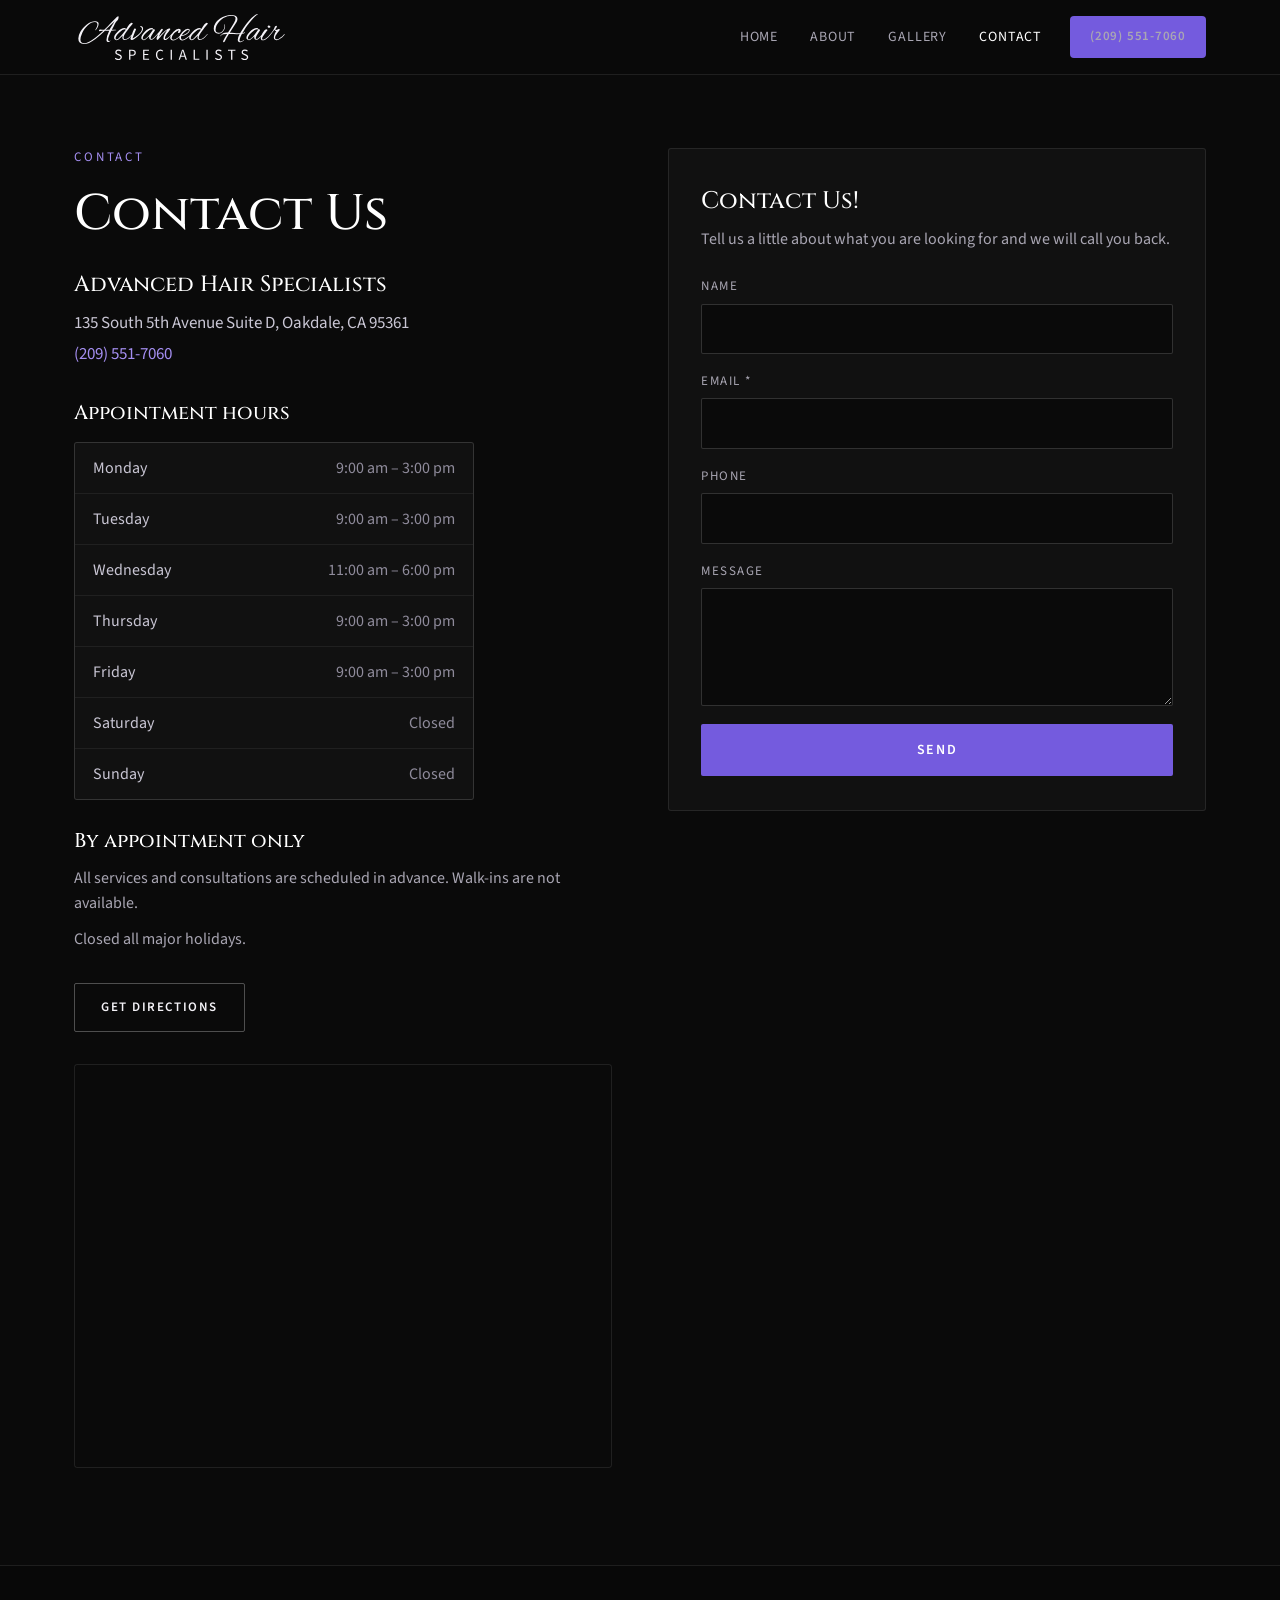
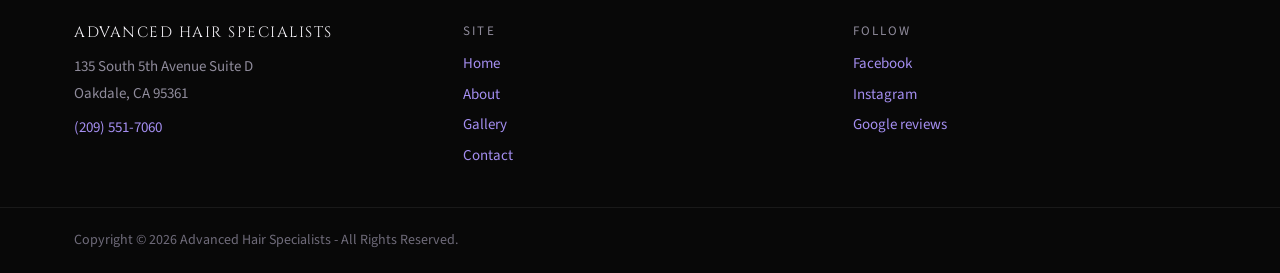
<file: ahsoakdale/contact.html>
<!DOCTYPE html>
<html lang="en">
<head>
<!-- GENERATED COPY. Edit the ahsoakdale repo and run publish-demo.py. -->
<!-- Demo mirror of ahsoakdale.com. Kept out of search on purpose. -->
<meta charset="utf-8" />
<meta name="viewport" content="width=device-width, initial-scale=1" />
<title>Contact & Hours | Advanced Hair Specialists, Oakdale CA</title>
<meta name="description" content="135 South 5th Avenue Suite D, Oakdale, CA 95361. Call (209) 551-7060. Office hours by appointment only." />
<meta name="robots" content="noindex,nofollow" />
<meta name="theme-color" content="#745bde" />

  <link rel="canonical" href="https://drewb-it.com/ahsoakdale/contact.html" />
<meta property="og:type" content="website" />
<meta property="og:site_name" content="Advanced Hair Specialists" />
<meta property="og:title" content="Contact & Hours | Advanced Hair Specialists, Oakdale CA" />
<meta property="og:description" content="135 South 5th Avenue Suite D, Oakdale, CA 95361. Call (209) 551-7060. Office hours by appointment only." />
<meta property="og:url" content="https://drewb-it.com/ahsoakdale/contact.html" />
<meta property="og:image" content="https://drewb-it.com/ahsoakdale/assets/og.jpg" />
<meta property="og:locale" content="en_US" />
<meta name="twitter:card" content="summary_large_image" />
<meta name="twitter:title" content="Contact & Hours | Advanced Hair Specialists, Oakdale CA" />
<meta name="twitter:description" content="135 South 5th Avenue Suite D, Oakdale, CA 95361. Call (209) 551-7060. Office hours by appointment only." />
<meta name="twitter:image" content="https://drewb-it.com/ahsoakdale/assets/og.jpg" />
<link rel="icon" href="assets/favicon.ico" sizes="any" />
<link rel="icon" type="image/svg+xml" href="assets/icon.svg" />
<link rel="icon" type="image/png" href="assets/favicon.png" />
<!-- Dark browser chrome swallows the black plate, so hand it the inverted one. -->
<link rel="icon" type="image/png" href="assets/favicon-dark-mode.png" media="(prefers-color-scheme: dark)" />
<link rel="apple-touch-icon" href="assets/apple-touch-icon.png" />
<link rel="preconnect" href="https://fonts.googleapis.com" />
<link rel="preconnect" href="https://fonts.gstatic.com" crossorigin />
<link href="https://fonts.googleapis.com/css2?family=Cinzel:wght@400..600&family=Source+Sans+3:ital,wght@0,300..600;1,400&display=swap" rel="stylesheet" />
<link rel="stylesheet" href="styles.css?v=8" />

<script>
document.addEventListener('DOMContentLoaded',function(){
var h=document.querySelector('.site-head');if(!h)return;
var c=h.querySelector('.nav-cb');if(!c)return;
function shut(){c.checked=false;}
document.addEventListener('keydown',function(e){if(e.key==='Escape'&&c.checked){shut();c.focus();}});
document.addEventListener('click',function(e){if(c.checked&&!h.contains(e.target))shut();});
h.querySelectorAll('.nav a').forEach(function(a){a.addEventListener('click',shut);});
addEventListener('resize',function(){if(innerWidth>=1040)shut();});
});
</script>
</head>
<body>
  <header class="site-head">
    <div class="head-in">
      <a class="brand" href="index.html">
        <img class="brand-logo" src="assets/logo-wordmark.svg" alt="Advanced Hair Specialists" width="1200" height="257" />
      </a>
      <input class="nav-cb" type="checkbox" id="nav-cb" aria-label="Show navigation menu"
             style="position:absolute;width:1px;height:1px;clip-path:inset(50%);overflow:hidden" />
      <label class="nav-toggle" for="nav-cb"><span class="nav-bars" aria-hidden="true"></span><span class="nav-toggle-t">Menu</span></label>
      <nav class="nav" id="site-nav">
        <a href="index.html">Home</a>
        <a href="about.html">About</a>
        <a href="gallery.html">Gallery</a>
        <a href="contact.html" aria-current="page">Contact</a>
      </nav>
      <a class="btn head-call" href="tel:2095517060">(209) 551-7060</a>
    </div>
  </header>
  <main>
    <section>
      <div class="wrap two two-top pb-d">
        <div>
          <p class="eyebrow">Contact</p>
          <h1 style="margin:0 0 26px;font-size:clamp(32px,4.6vw,50px);line-height:1.12">Contact Us</h1>
          <h2 style="margin:0 0 10px;font-size:22px">Advanced Hair Specialists</h2>
          <p style="margin:0 0 6px;font-size:17px;color:var(--ink-2)">135 South 5th Avenue Suite D, Oakdale, CA 95361</p>
          <p style="margin:0 0 30px;font-size:17px"><a href="tel:2095517060">(209) 551-7060</a></p>

          <h3 style="margin:0 0 14px;font-size:20px">Appointment hours</h3>
          <div class="hours">
            <div><span class="d">Monday</span><span class="t">9:00 am – 3:00 pm</span></div>
            <div><span class="d">Tuesday</span><span class="t">9:00 am – 3:00 pm</span></div>
            <div><span class="d">Wednesday</span><span class="t">11:00 am – 6:00 pm</span></div>
            <div><span class="d">Thursday</span><span class="t">9:00 am – 3:00 pm</span></div>
            <div><span class="d">Friday</span><span class="t">9:00 am – 3:00 pm</span></div>
            <div><span class="d">Saturday</span><span class="t">Closed</span></div>
            <div><span class="d">Sunday</span><span class="t">Closed</span></div>
          </div>
          <h3 style="margin:26px 0 10px;font-size:20px">By appointment only</h3>
          <p class="muted" style="margin:0;font-size:16px;line-height:1.6">All services and consultations are scheduled in advance. Walk-ins are not available.</p>
          <p class="muted" style="margin:10px 0 0;font-size:16px">Closed all major holidays.</p>

          <div style="margin:32px 0">
            <a class="btn btn-ghost btn-sm" href="https://www.google.com/maps/search/?api=1&amp;query=37.7672455,-120.8436809" target="_blank" rel="noopener">Get directions</a>
          </div>
          <iframe class="map" title="Map to Advanced Hair Specialists" loading="lazy" referrerpolicy="no-referrer-when-downgrade" src="https://www.openstreetmap.org/export/embed.html?bbox=-120.8537%2C37.7622%2C-120.8337%2C37.7722&amp;layer=mapnik&amp;marker=37.7672455%2C-120.8436809"></iframe>
        </div>

        <div class="form-card">
          <h2>Contact Us!</h2>
          <p class="muted" style="margin:0 0 26px;font-size:16px">Tell us a little about what you are looking for and we will call you back.</p>
          <form class="contact" action="https://formsubmit.co/advancedhairspecialists@yahoo.com" method="POST">
            <input type="hidden" name="_subject" value="New consultation request from the website" />
            <input type="hidden" name="_next" value="https://drewb-it.com/ahsoakdale/thanks.html" />
            <input type="hidden" name="_captcha" value="false" />
            <input type="hidden" name="_template" value="table" />
            <input type="text" name="_honey" tabindex="-1" autocomplete="off" aria-hidden="true" style="position:absolute;left:-9999px" />

            <label>Name<input type="text" name="name" autocomplete="name" autocapitalize="words" /></label>
            <label>Email *<input type="email" name="email" required autocomplete="email" autocapitalize="none" spellcheck="false" /></label>
            <label>Phone<input type="tel" name="phone" autocomplete="tel" /></label>
            <label>Message<textarea name="message" rows="4"></textarea></label>
            <button class="btn" type="submit">Send</button>
          </form>
        </div>
      </div>
    </section>
  </main>
  <footer class="site-foot">
    <div class="foot-in">
      <div>
        <p class="ttl">Advanced Hair Specialists</p>
        <p>135 South 5th Avenue Suite D</p>
        <p style="margin-bottom:12px">Oakdale, CA 95361</p>
        <p><a href="tel:2095517060">(209) 551-7060</a></p>
      </div>
      <div>
        <p class="cap">Site</p>
        <div class="foot-links">
          <a href="index.html">Home</a>
          <a href="about.html">About</a>
          <a href="gallery.html">Gallery</a>
          <a href="contact.html">Contact</a>
        </div>
      </div>
      <div>
        <p class="cap">Follow</p>
        <div class="foot-links">
          <a href="https://www.facebook.com/advancedhairspecialists" target="_blank" rel="noopener">Facebook</a>
          <a href="https://www.instagram.com/advancedhairspecialists" target="_blank" rel="noopener">Instagram</a>
          <a href="https://www.google.com/search?q=Advanced+Hair+Specialists+Oakdale" target="_blank" rel="noopener">Google reviews</a>
        </div>
      </div>
    </div>
    <div class="copy"><p>Copyright &copy; 2026 Advanced Hair Specialists - All Rights Reserved.</p></div>
  </footer>
</body>
</html>
</file>
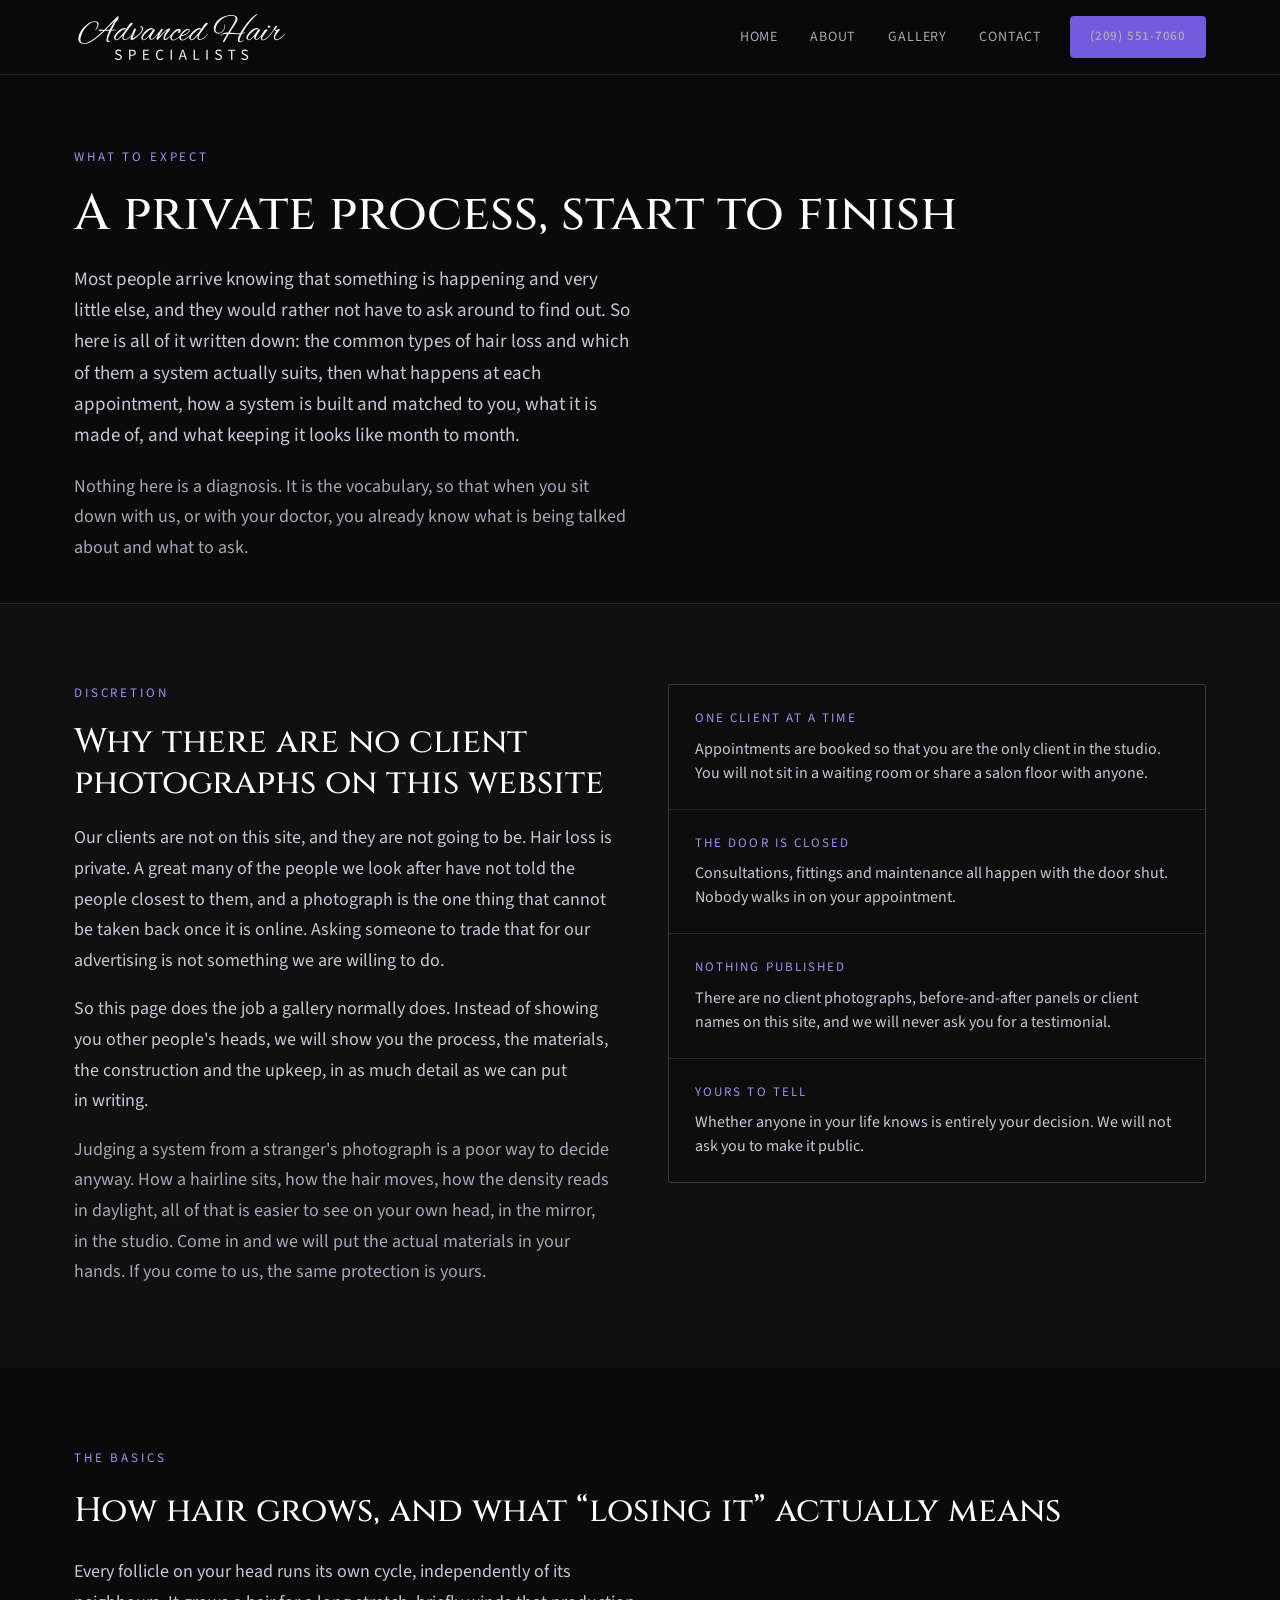
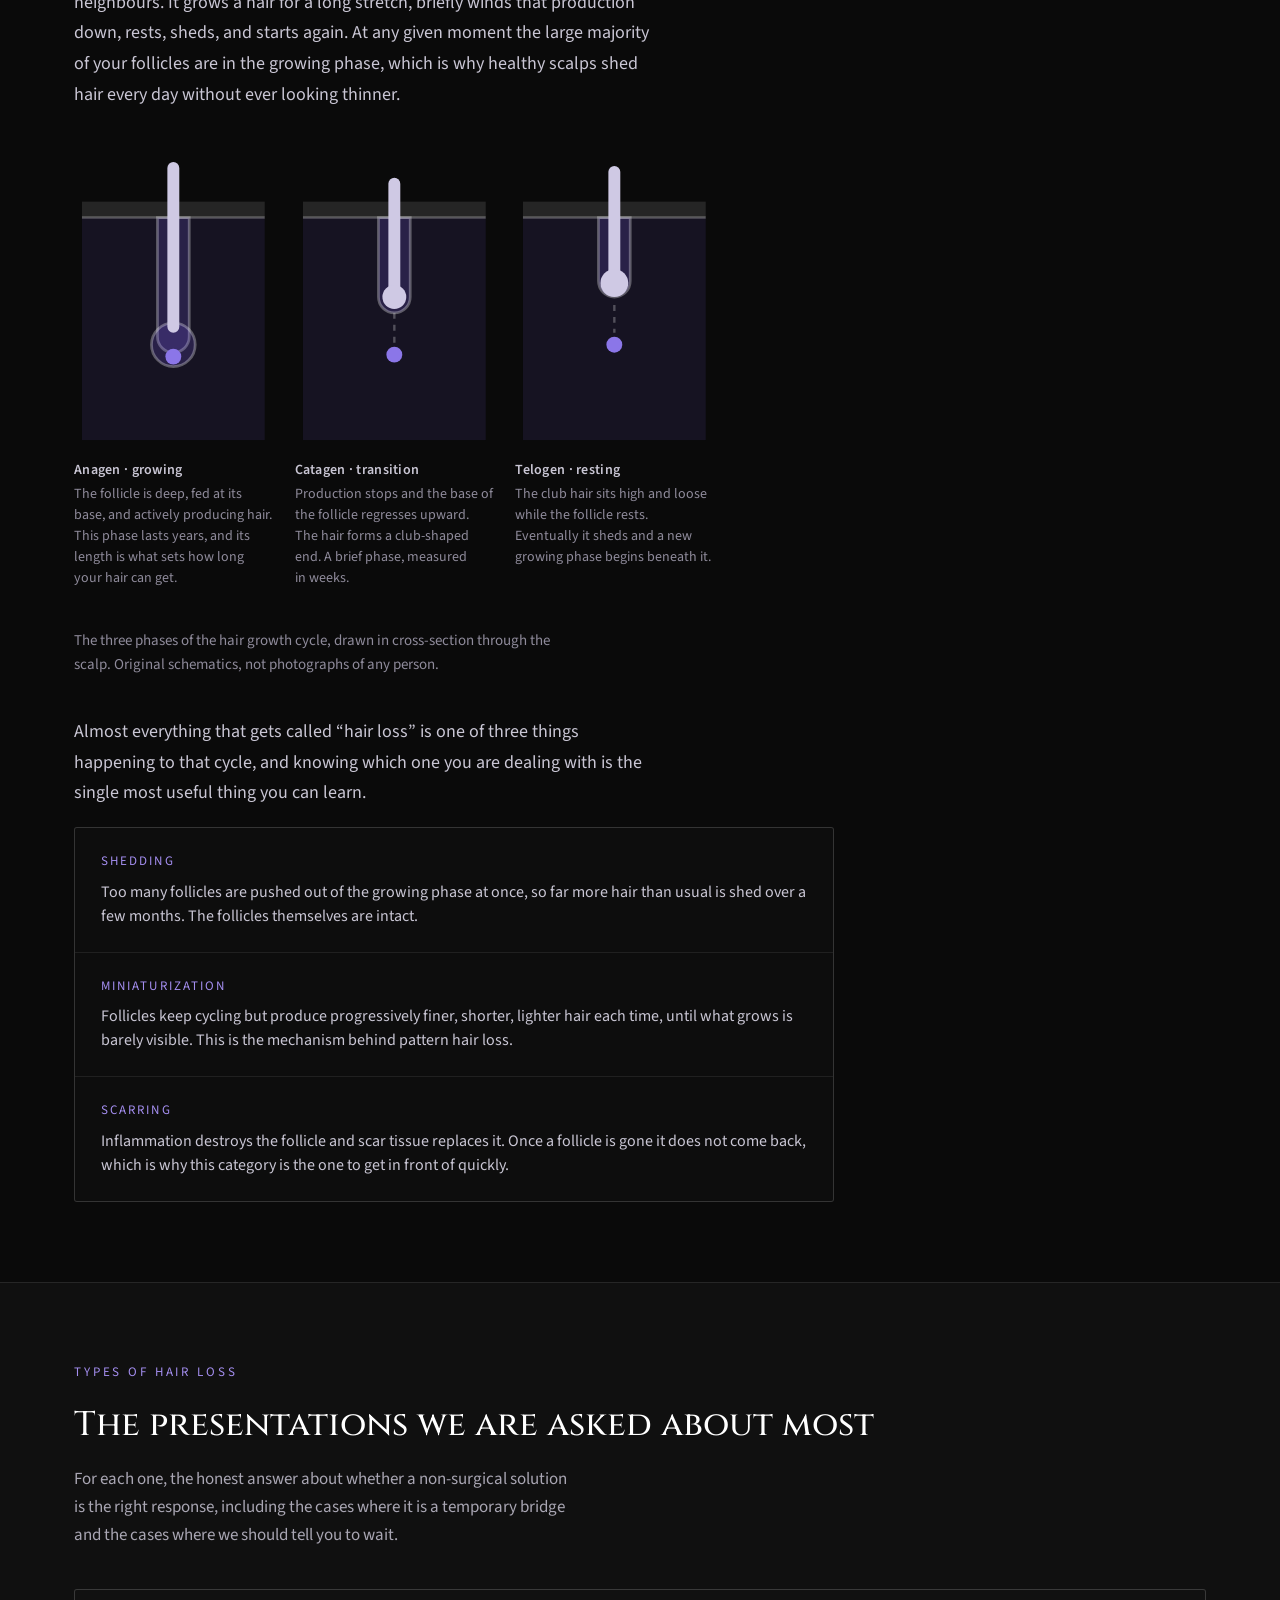
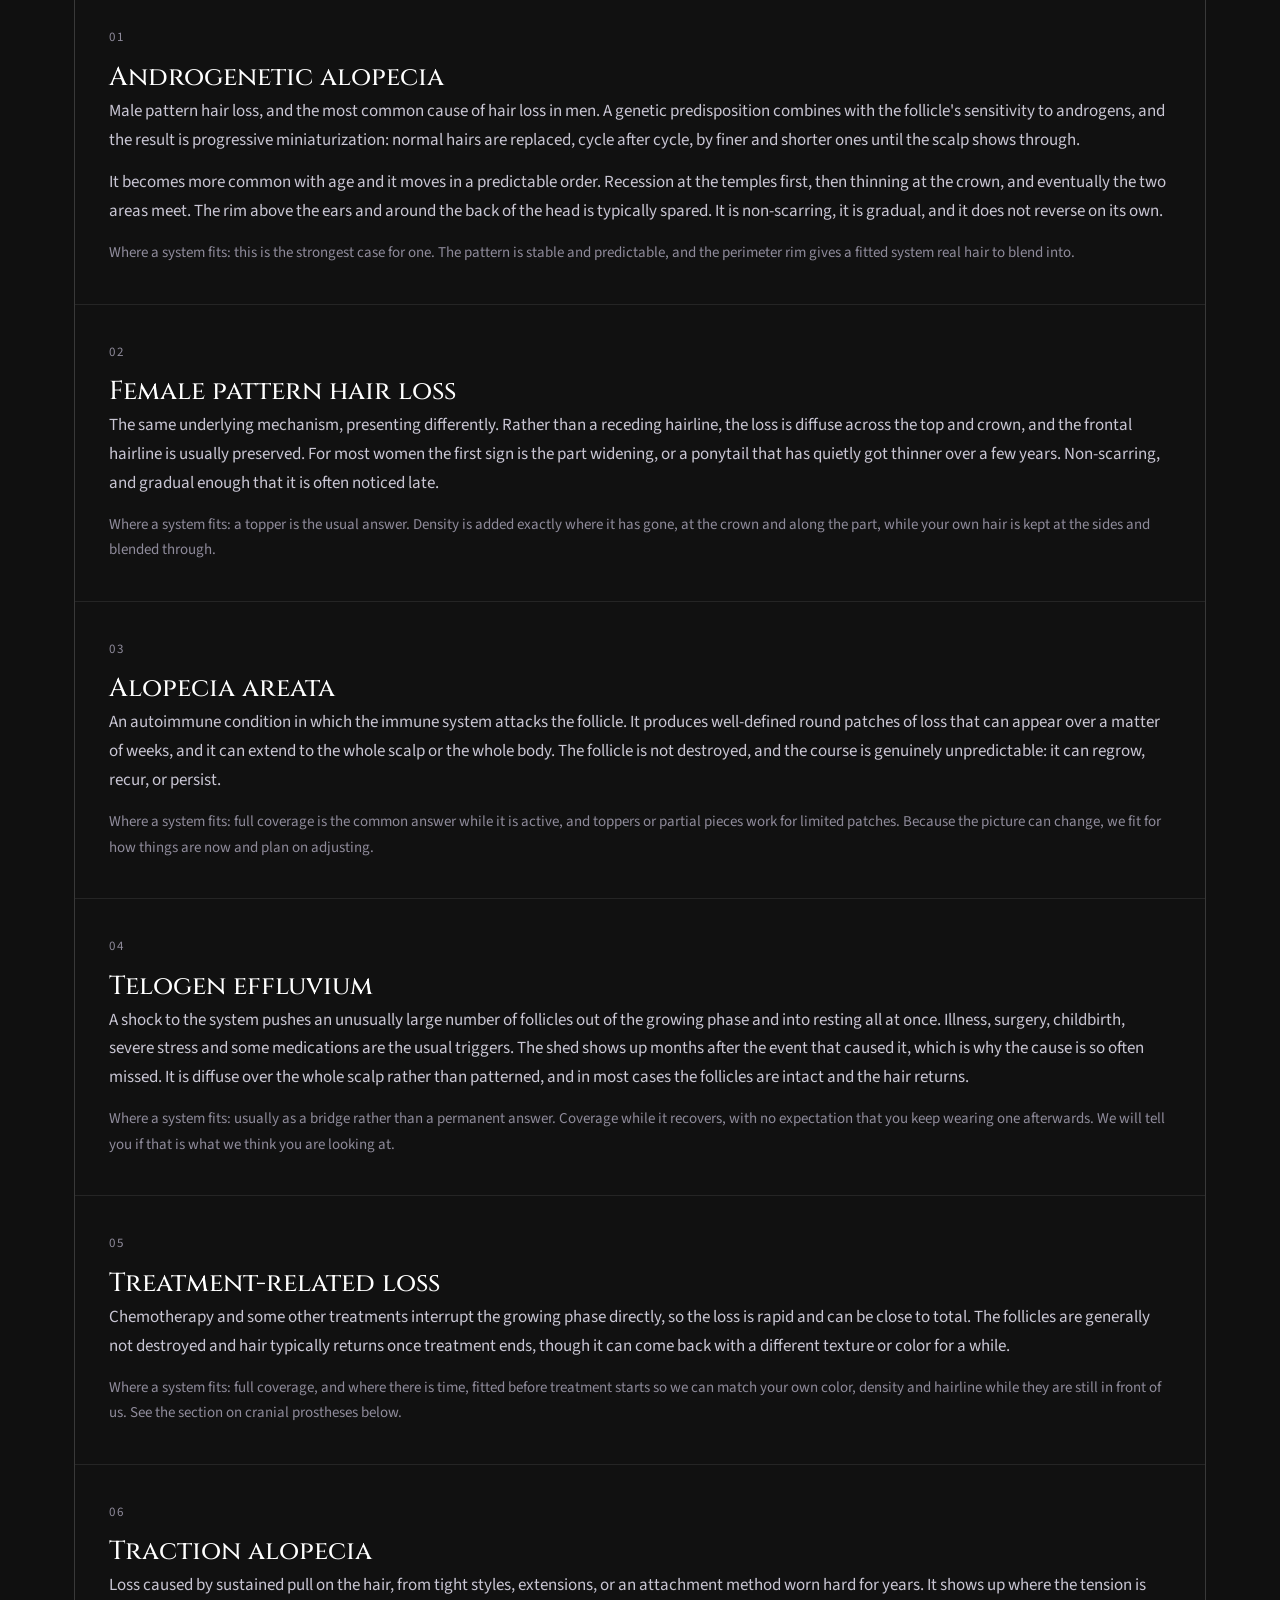
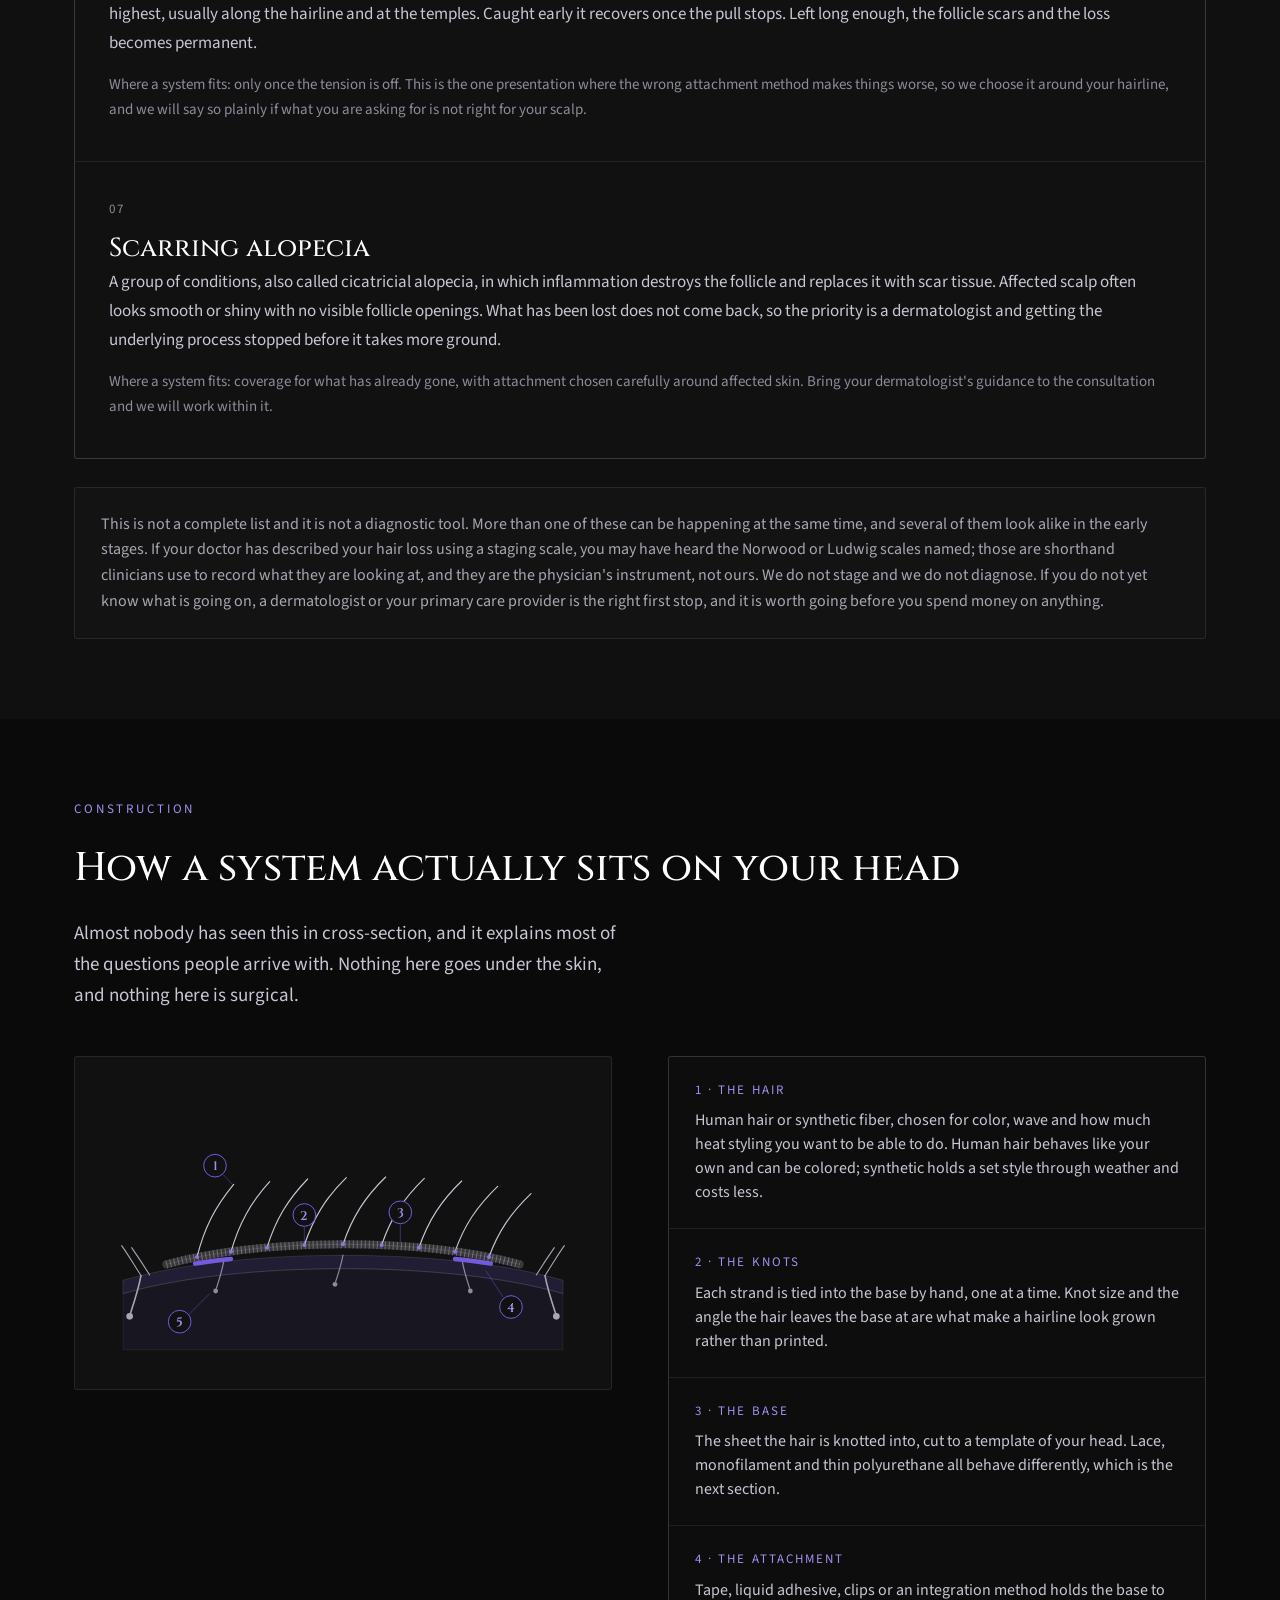
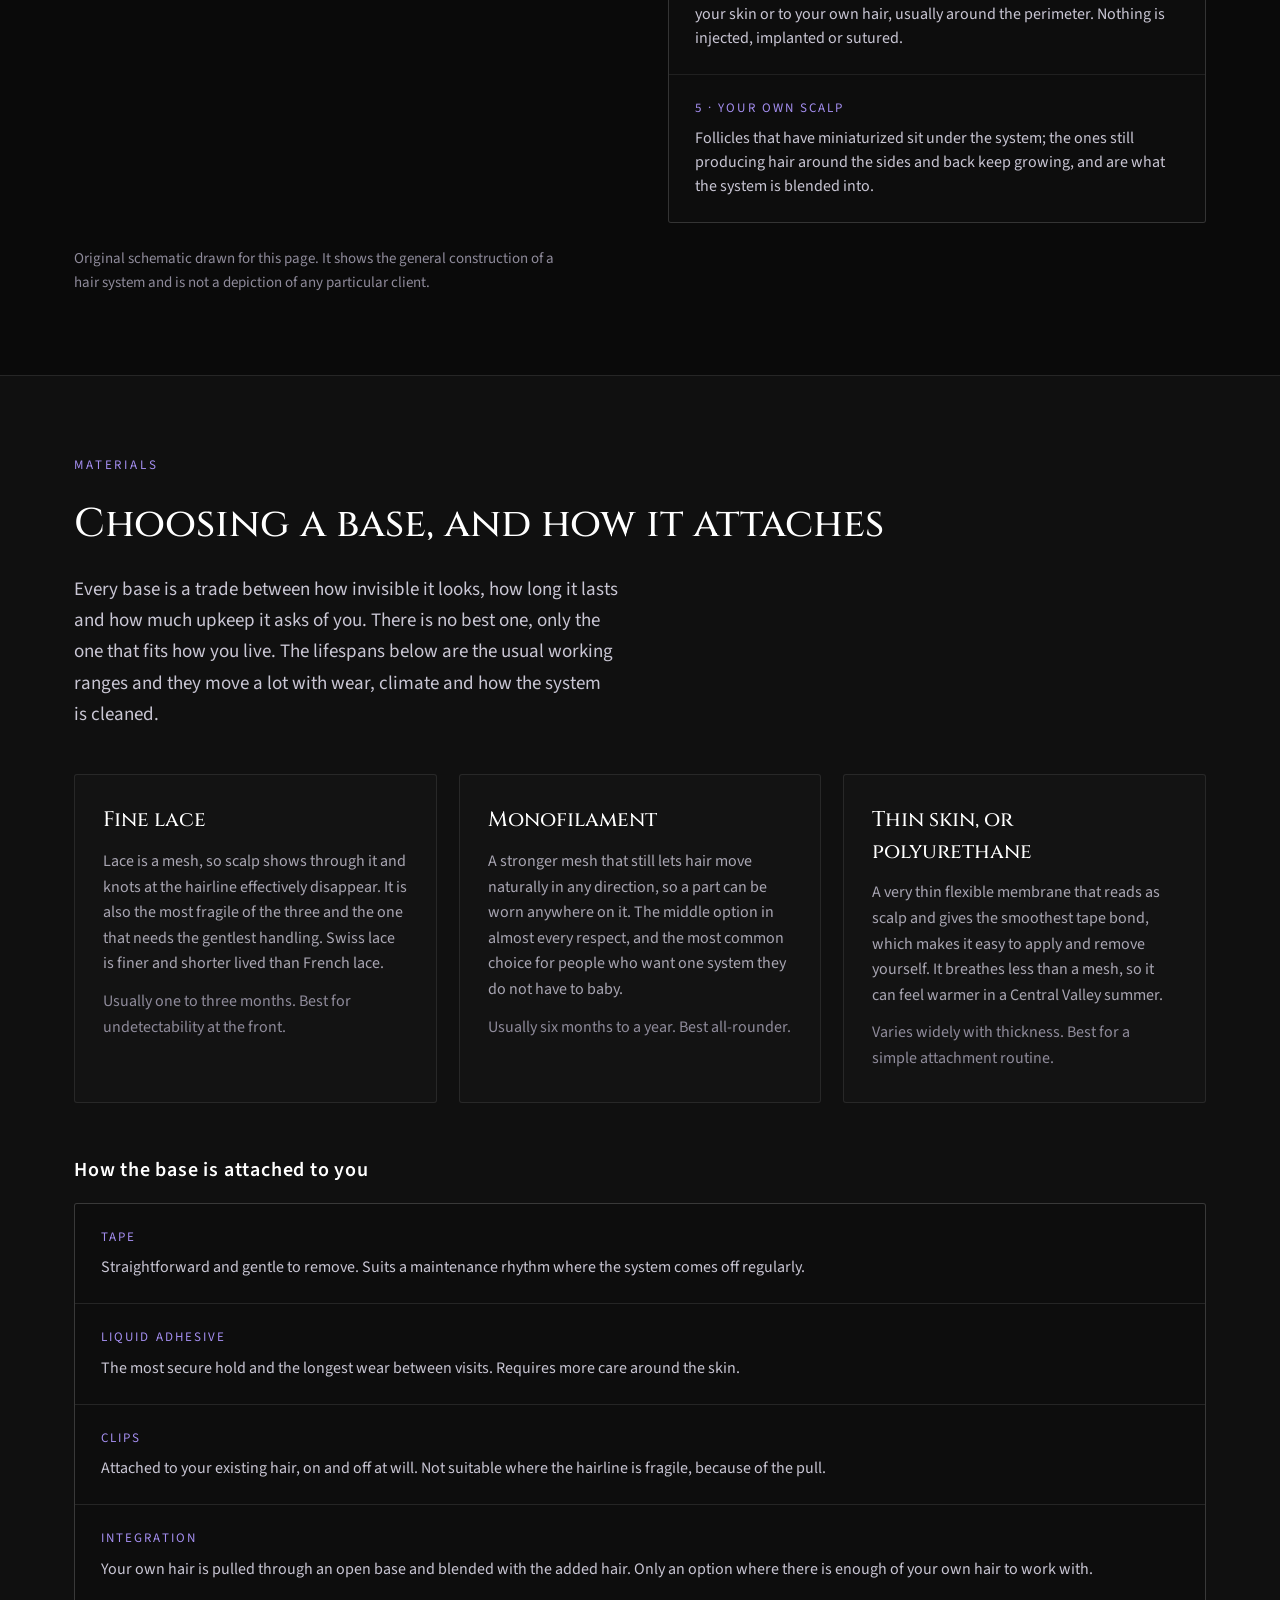
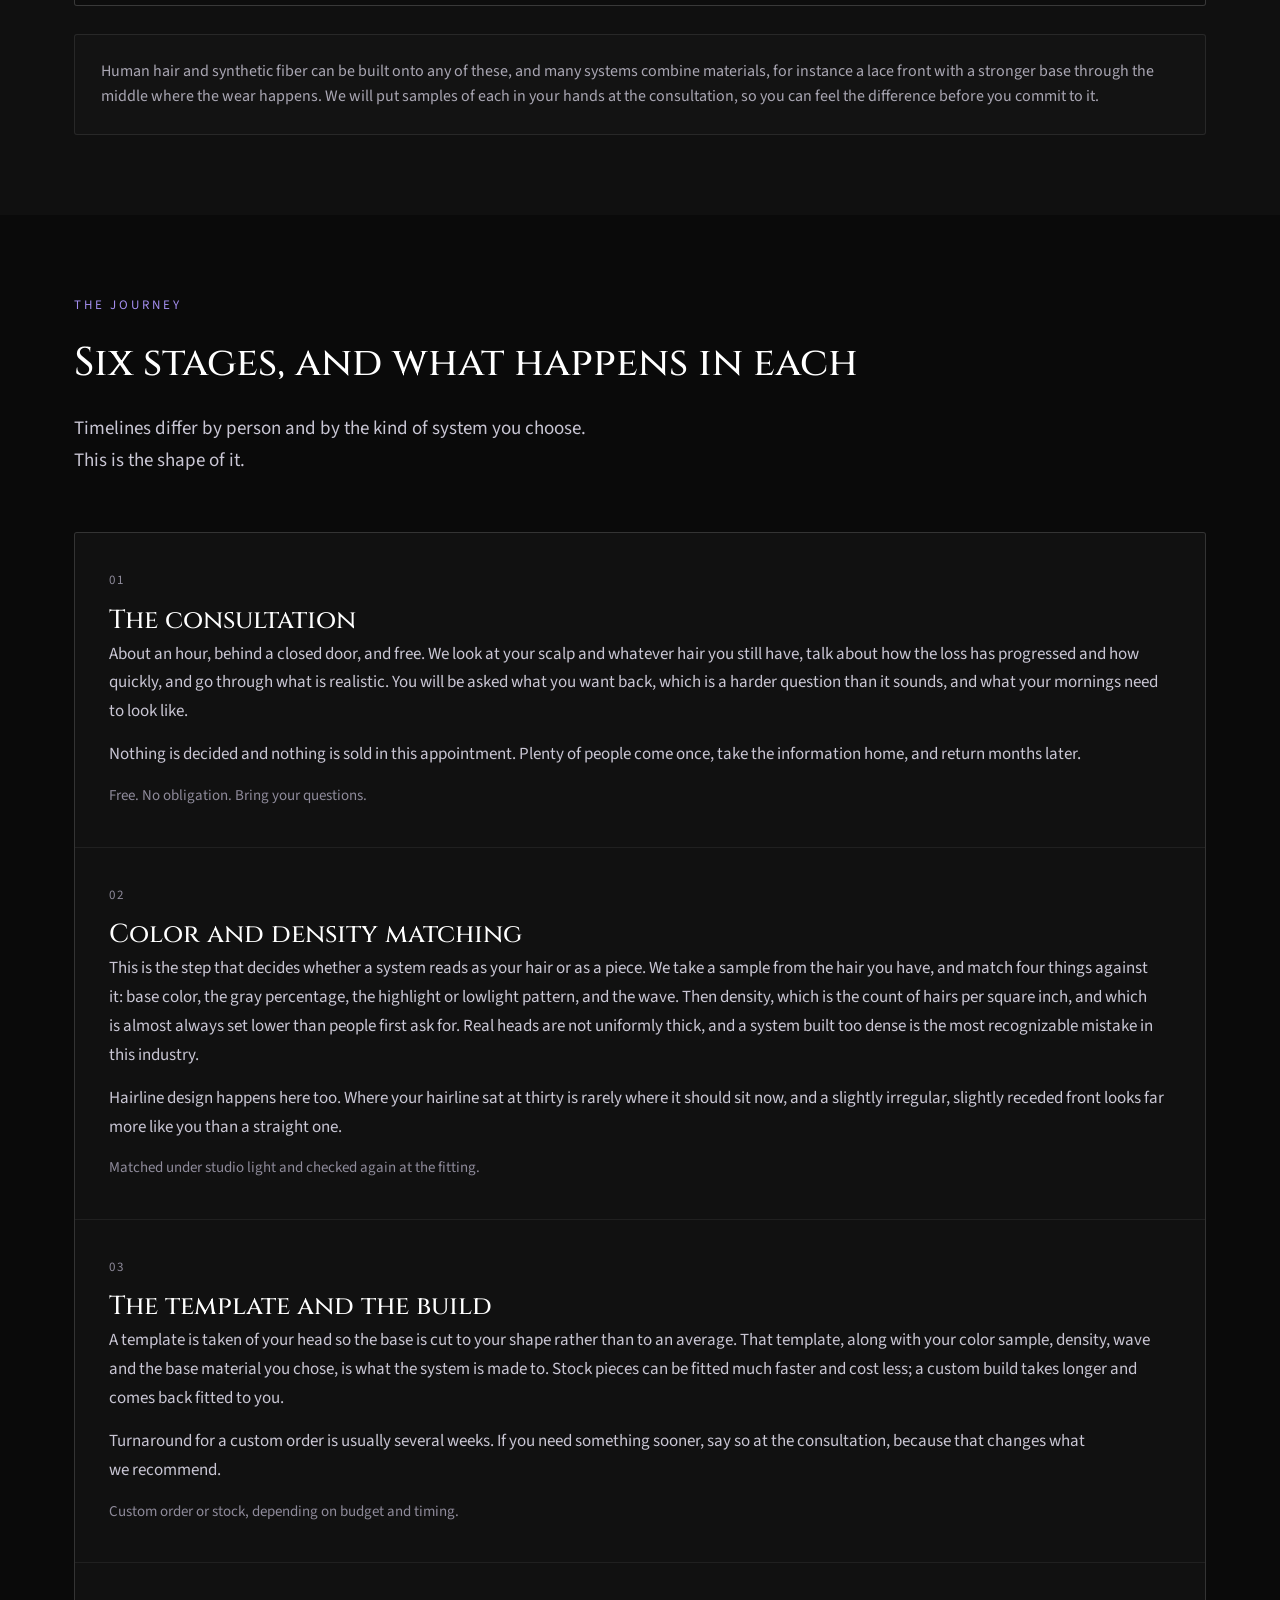
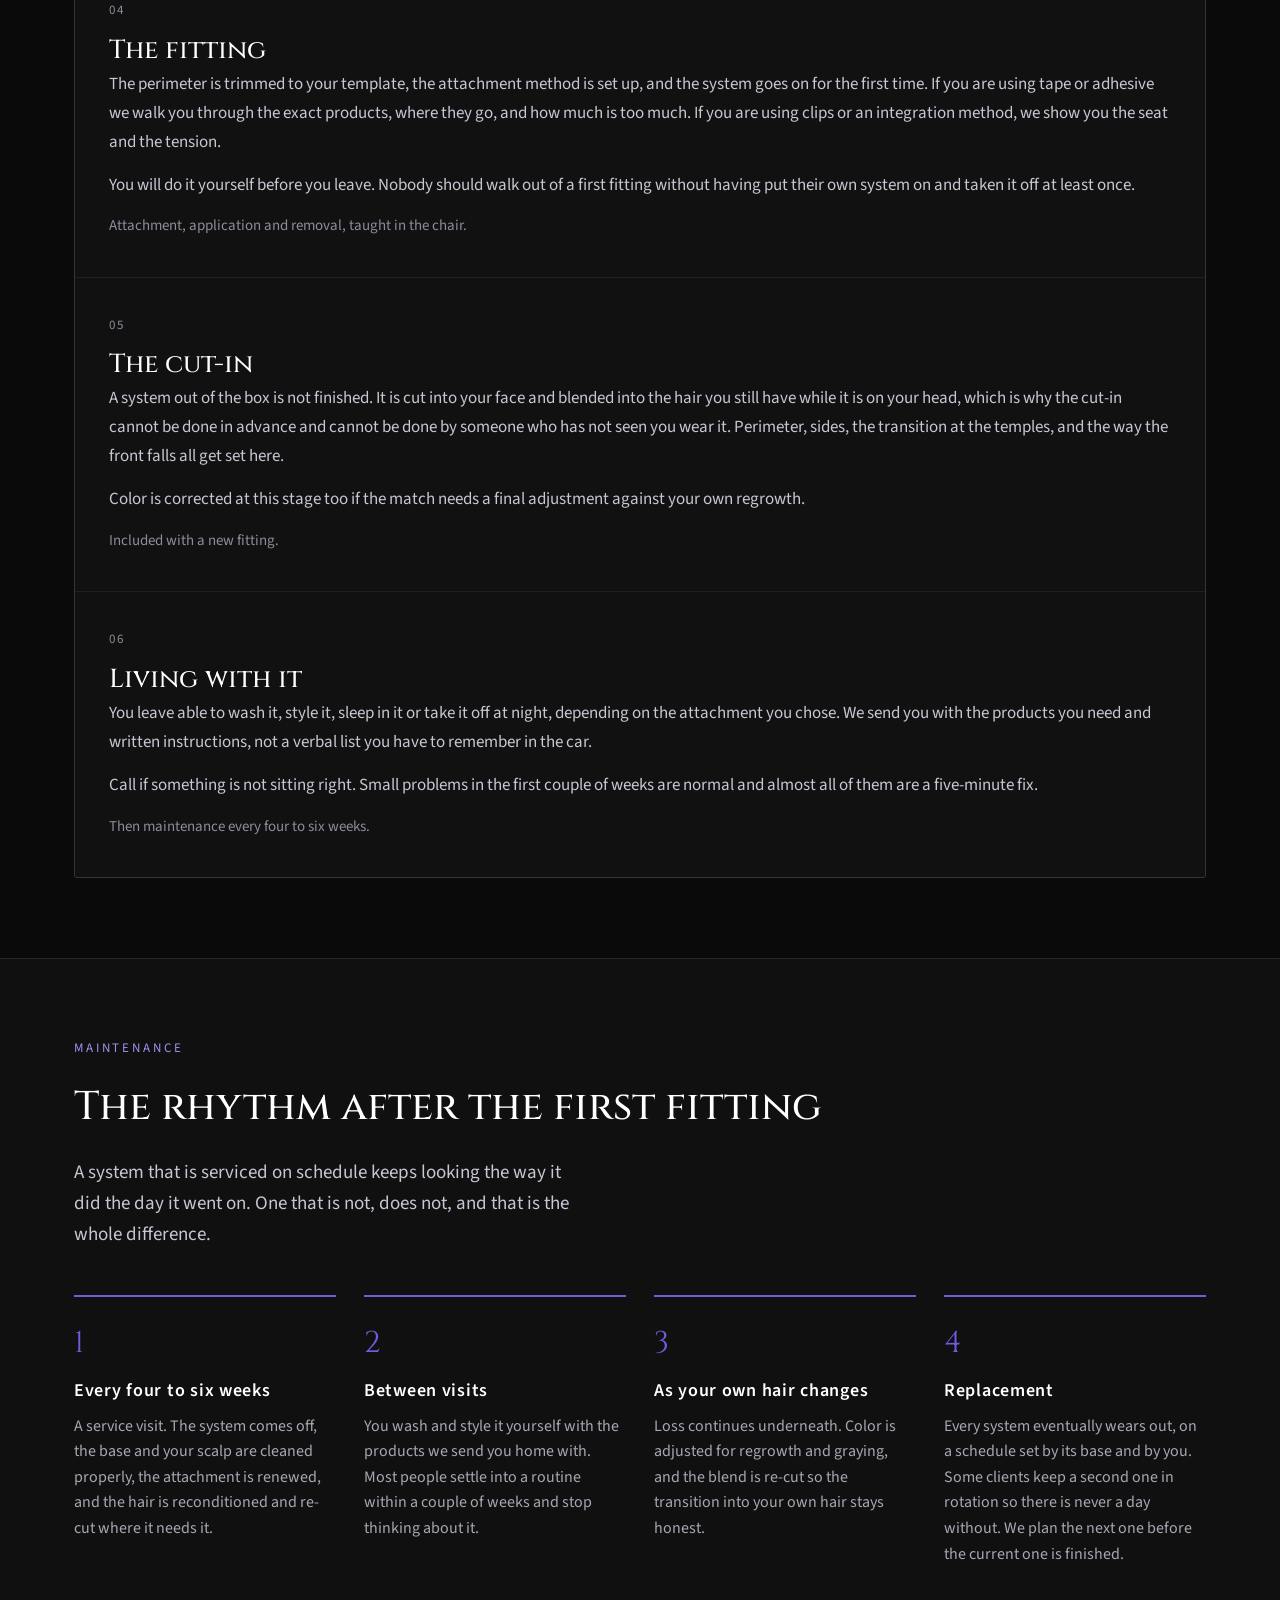
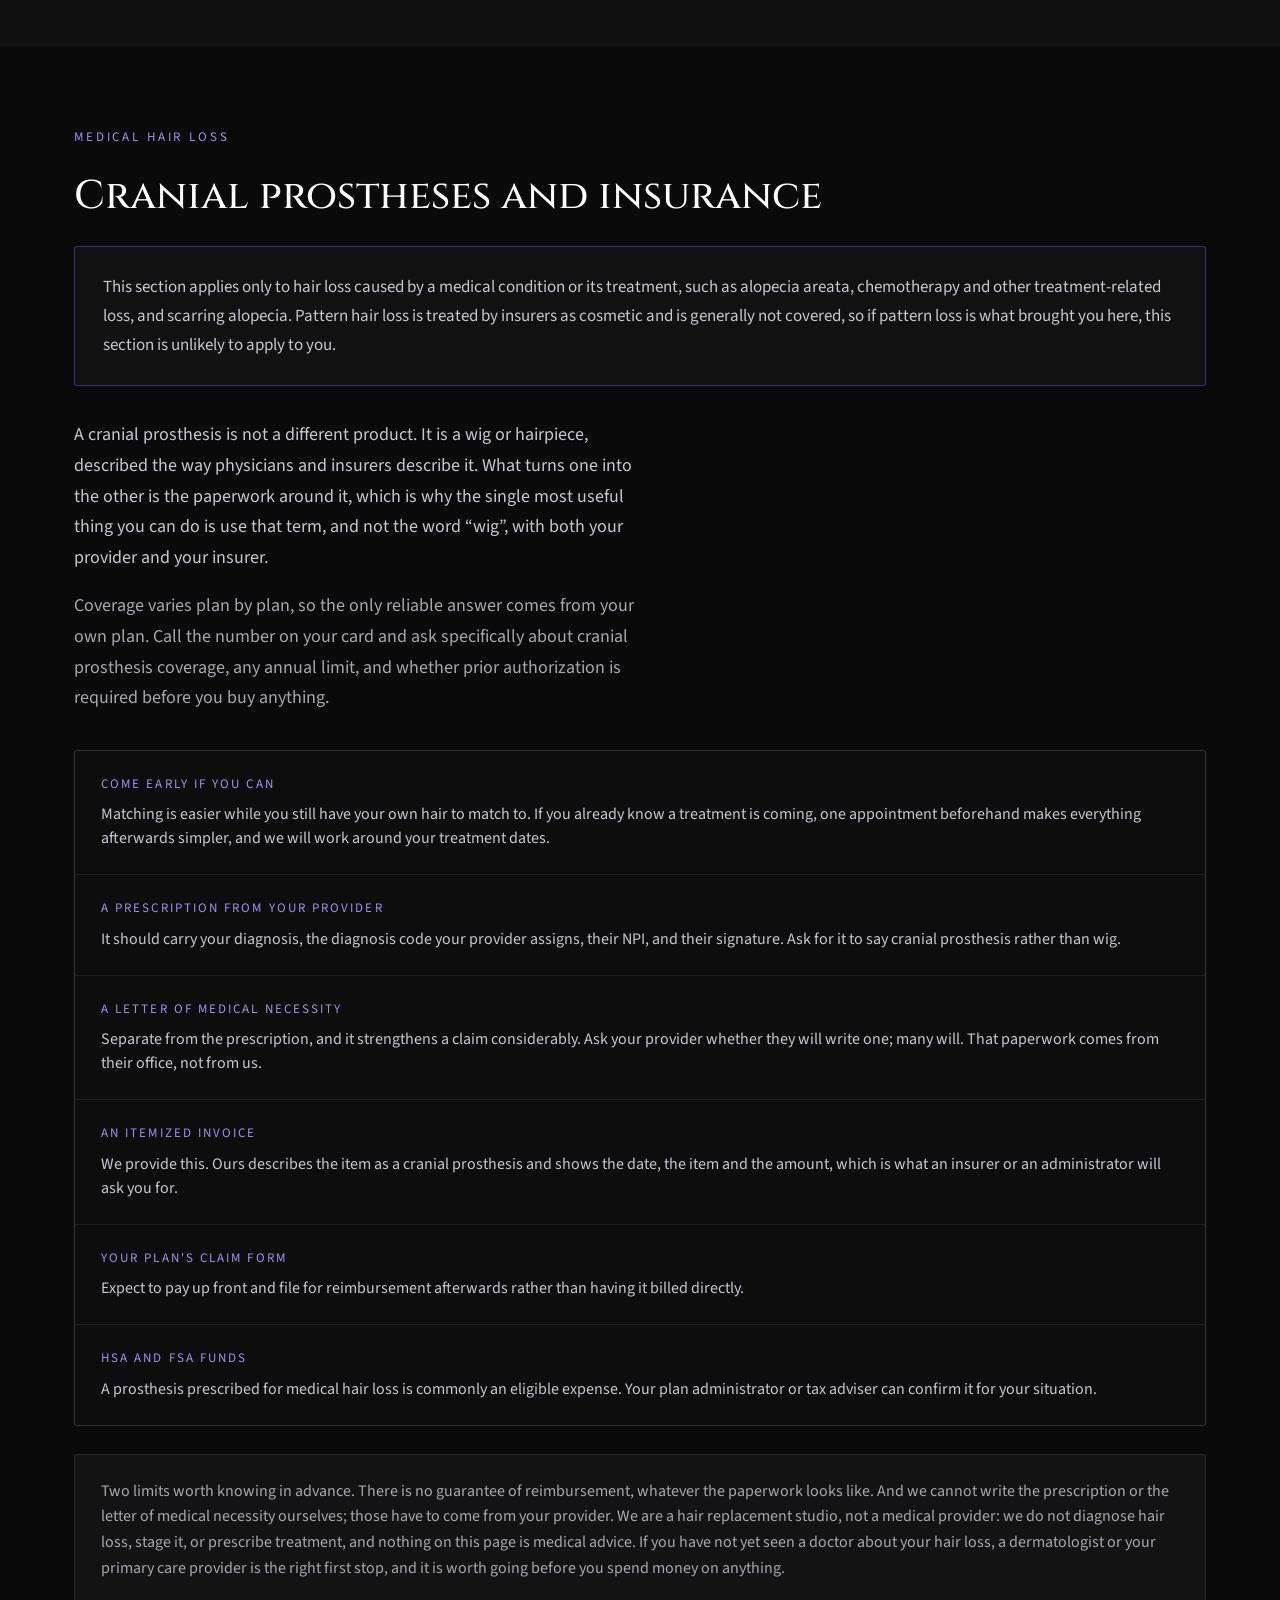
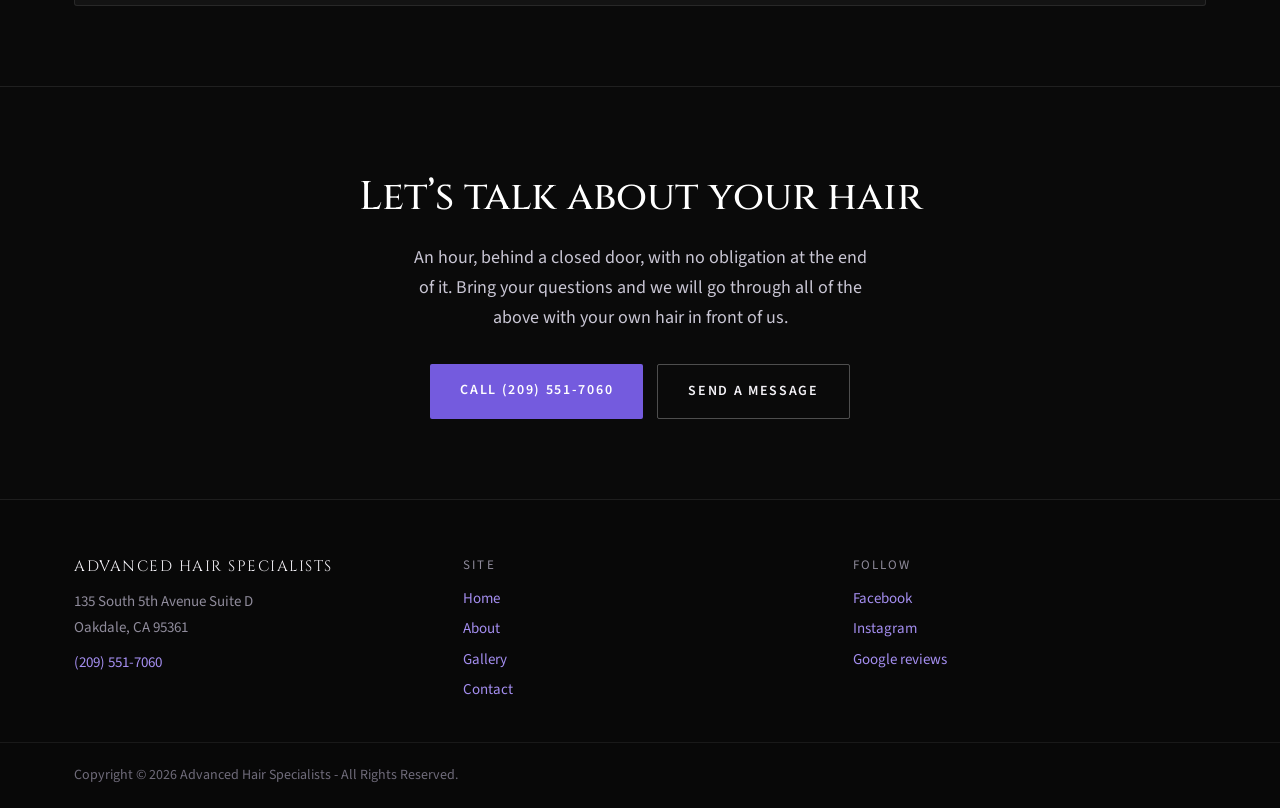
<file: ahsoakdale/results.html>
<!DOCTYPE html>
<html lang="en">
<head>
<!-- GENERATED COPY. Edit the ahsoakdale repo and run publish-demo.py. -->
<!-- Demo mirror of ahsoakdale.com. Kept out of search on purpose. -->
<meta charset="utf-8" />
<meta name="viewport" content="width=device-width, initial-scale=1" />
<title>What to Expect | Advanced Hair Specialists, Oakdale CA</title>
<meta name="description" content="The common types of hair loss explained in plain English, and what happens at every stage of non-surgical hair replacement in Oakdale: the private consultation, matching, construction, fitting and maintenance." />
<meta name="robots" content="noindex,nofollow" />
<meta name="theme-color" content="#745bde" />

  <link rel="canonical" href="https://drewb-it.com/ahsoakdale/results.html" />
<meta property="og:type" content="website" />
<meta property="og:site_name" content="Advanced Hair Specialists" />
<meta property="og:title" content="What to Expect | Advanced Hair Specialists, Oakdale CA" />
<meta property="og:description" content="The common types of hair loss explained in plain English, and what happens at every stage of non-surgical hair replacement in Oakdale: the private consultation, matching, construction, fitting and maintenance." />
<meta property="og:url" content="https://drewb-it.com/ahsoakdale/results.html" />
<meta property="og:image" content="https://drewb-it.com/ahsoakdale/assets/og.jpg" />
<meta property="og:locale" content="en_US" />
<meta name="twitter:card" content="summary_large_image" />
<meta name="twitter:title" content="What to Expect | Advanced Hair Specialists, Oakdale CA" />
<meta name="twitter:description" content="The common types of hair loss explained in plain English, and what happens at every stage of non-surgical hair replacement in Oakdale: the private consultation, matching, construction, fitting and maintenance." />
<meta name="twitter:image" content="https://drewb-it.com/ahsoakdale/assets/og.jpg" />
<link rel="icon" href="assets/favicon.ico" sizes="any" />
<link rel="icon" type="image/svg+xml" href="assets/icon.svg" />
<link rel="icon" type="image/png" href="assets/favicon.png" />
<!-- Dark browser chrome swallows the black plate, so hand it the inverted one. -->
<link rel="icon" type="image/png" href="assets/favicon-dark-mode.png" media="(prefers-color-scheme: dark)" />
<link rel="apple-touch-icon" href="assets/apple-touch-icon.png" />
<link rel="preconnect" href="https://fonts.googleapis.com" />
<link rel="preconnect" href="https://fonts.gstatic.com" crossorigin />
<link href="https://fonts.googleapis.com/css2?family=Cinzel:wght@400..600&family=Source+Sans+3:ital,wght@0,300..600;1,400&display=swap" rel="stylesheet" />
<link rel="stylesheet" href="styles.css?v=8" />
<style>
/* Page-scoped: diagrams for the what-to-expect page. Built on the existing tokens. */
.figset{display:grid;grid-template-columns:repeat(auto-fit,minmax(150px,1fr));gap:28px 22px;margin:0}
.fig{margin:0}
.fig svg{width:100%;height:auto;display:block}
.fig figcaption{margin-top:12px;font-size:14px;line-height:1.5;color:var(--ink-4);text-wrap:pretty}
.fig figcaption b{display:block;margin-bottom:3px;font-weight:600;color:var(--ink-2);letter-spacing:.02em}
.figcap{margin:24px 0 0;font-size:15px;line-height:1.6;color:var(--ink-4);max-width:70ch}
/* follicle schematics */
.hf-skin{fill:rgba(255,255,255,.11)}
.hf-derm{fill:rgba(116,91,222,.11)}
.hf-surf{fill:none;stroke:rgba(255,255,255,.26);stroke-width:1.2}
.hf-fol{fill:rgba(116,91,222,.20);stroke:rgba(255,255,255,.30);stroke-width:1.4}
.hf-shaft{fill:#cfc9e4}
.hf-pap{fill:#8b76e8}
.hf-cord{fill:none;stroke:rgba(255,255,255,.26);stroke-width:1.2;stroke-dasharray:3 3}
/* the cross-section keeps a floor width so its numbered callouts stay legible */
.diagram-scroll{overflow-x:auto;-webkit-overflow-scrolling:touch}
.diagram-scroll svg{min-width:440px;width:100%;height:auto;display:block}
/* the legend column runs longer than the drawing; keep the drawing in view beside it */
@media(min-width:1100px){.anat-fig{position:sticky;top:88px}}
/* the client's own hair above the skin is a curved stroke, not a fill, so it
   needs its own class; same #cfc9e4 as .hf-shaft so the variants cannot drift. */
.hf-hair{fill:none;stroke:#cfc9e4;stroke-width:3;stroke-linecap:round}
/* Two variants of the cross-section: wide by default, narrow below 560px.
   BOTH toggles must be qualified `.diagram-scroll svg...` or they lose the
   specificity fight with `.diagram-scroll svg{display:block}` above and the
   swap silently dies at every width. Do not shorten these selectors. */
.diagram-scroll svg.xsec-narrow{display:none}
/* Below ~1100 the two-up split starves the drawing: the panel inner box needs
   440px and the panel eats 58px, so a column under 498px cannot hold it.
   min(498px,100%) is required; a bare minmax(498px,1fr) forces a 498px track
   inside a 342px container and overflows the page. */
.two.xsec-grid{grid-template-columns:repeat(auto-fit,minmax(min(498px,100%),1fr))}
@media(max-width:559px){
  .anat-fig{padding:16px 12px}
  .diagram-scroll svg.xsec-wide{display:none}
  .diagram-scroll svg.xsec-narrow{display:block;max-width:400px;margin-inline:auto}
  .diagram-scroll{overflow-x:visible}
  .diagram-scroll svg{min-width:0}
  /* three-phase cycle: one row per phase, drawing beside its own caption, so
     the figure/figcaption pairing survives in the accessibility tree. */
  .figset{grid-template-columns:1fr;gap:22px}
  .fig{display:grid;grid-template-columns:118px 1fr;gap:16px;align-items:start}
  .fig svg{width:118px}
  .fig figcaption{margin-top:0;font-size:15px;line-height:1.55}
}

/* ============================================================
   Progressive disclosure. Every <details> ships `open` in the markup and is
   closed only by the script at the end of <body>, so with JS off this page is
   exactly what it was: everything visible, nothing lost.
   ============================================================ */

/* section padding, moved off inline style attributes so a media query can
   actually reach it (inline styles beat every stylesheet rule). */
.pad-lede{padding-block:72px 40px}
.pad-intro{padding-block:80px 24px}
.pad-rows{padding-block:32px 80px}

/* ---------- DESKTOP: the approved two-column row, unchanged ---------- */
@media(min-width:761px){
  details.row{background:var(--panel);padding:38px 34px;display:flex;flex-wrap:wrap;gap:28px;align-items:flex-start}
  details.row > summary{flex:0 1 220px;list-style:none;display:block}
  details.row > summary::-webkit-details-marker{display:none}
  details.row > summary .rn{display:block;margin:0 0 10px;font-size:13px;letter-spacing:.18em;text-transform:uppercase;color:var(--ink-4)}
  details.row > summary h2{margin:0;font-size:26px}
  /* the subtitle exists to make the CLOSED mobile list scannable and searchable.
     Nothing is closed on desktop, so it earns nothing there and the approved
     page stays as approved. */
  details.row > summary .rsub{display:none}
  /* BOTH selectors are required. Chrome 131+ / Safari 18.4+ wrap the content in
     an anonymous ::details-content box, so `details.row > .body` stops being the
     flex item and desktop silently grows by ~1145px. Do not delete either line. */
  details.row > .body{flex:1 1 340px;min-width:0}
  details.row::details-content{flex:1 1 340px;min-width:0;content-visibility:visible;block-size:auto}

  details.disc > summary{display:none}
  details.disc::details-content{content-visibility:visible;block-size:auto}
  /* this one wraps a real <h3>, so it keeps rendering as that heading */
  details.disc-h3 > summary{display:block;list-style:none}
  details.disc > summary .rsub{display:none}
  details.disc-h3 > summary::-webkit-details-marker{display:none}
  /* lifted verbatim off the h3's style attribute so the mobile block below
     can reach it. Identical values, so 1200px is unchanged. */
  details.disc-h3 > summary h3{margin:52px 0 18px;font-size:20px}
}

/* ---------- MOBILE: a scannable index of tappable rows ---------- */
@media(max-width:760px){
  /* First-paint guard. `pre-collapse` is set by the head script before the
     first paint and dropped at DOMContentLoaded, so a phone never paints
     22,000px of expanded page and then snaps it shut. Scoped to a class that
     only exists while that script is mid-flight, so it can never strand
     content: the class is removed OUTSIDE the try/catch below. */
  .pre-collapse details.row > .body,
  .pre-collapse details.disc > :not(summary){display:none}

  .pad-lede{padding-block:44px 26px}
  .pad-intro{padding-block:48px 18px}
  .pad-rows{padding-block:20px 48px}

  details.row{background:var(--panel);padding:0;display:block}
  details.row > summary{position:relative;display:block;padding:15px 46px 15px 20px;
                        cursor:pointer;list-style:none}
  details.row > summary::-webkit-details-marker{display:none}
  details.row > summary::after{content:"+";content:"+" / "";position:absolute;right:15px;top:12px;
                               font-size:23px;line-height:1.35;color:var(--accent-ink)}
  details.row[open] > summary::after{content:"\2212";content:"\2212" / ""}
  details.row > summary:focus-visible{outline:2px solid var(--accent-hi);outline-offset:-2px}
  details.row > summary .rn{font-size:14px;letter-spacing:.14em;text-transform:uppercase;
                            color:var(--ink-4);margin-right:9px}
  /* .rn is inline here, and the markup has no whitespace before the <h2>,
     so screen readers ran them together as "01Androgenetic alopecia". */
  details.row > summary .rn::after{content:" "}
  details.row > summary h2{display:inline;margin:0;font-size:19px;line-height:1.4}
  details.row > summary .rsub{display:block;margin-top:6px;font-size:15px;
                              line-height:1.5;color:var(--ink-3);text-wrap:pretty}
  details.row > .body{padding:0 20px 20px}

  details.disc{display:block}
  details.disc > summary{position:relative;display:block;padding:14px 44px 14px 0;
                         cursor:pointer;list-style:none;font-size:17px;font-weight:600;
                         line-height:1.4;color:#fff;letter-spacing:.01em}
  details.disc > summary::-webkit-details-marker{display:none}
  details.disc > summary::after{content:"+";content:"+" / "";position:absolute;right:12px;top:11px;
                                font-size:23px;line-height:1.35;color:var(--accent-ink)}
  details.disc[open] > summary::after{content:"\2212";content:"\2212" / ""}
  details.disc > summary:focus-visible{outline:2px solid var(--accent-hi);outline-offset:2px}
  details.disc-h3{margin-top:34px}
  details.disc-h3 > summary h3{margin:0;font-size:19px;line-height:1.4}
  details.disc > summary .rsub{display:block;margin-top:5px;font-size:15px;
                               font-weight:400;line-height:1.5;color:var(--ink-3)}

  .fig figcaption{font-size:15px}
  .figcap{margin-top:18px;font-size:15px}
}
</style>
<script>
/* Progressive disclosure for the long clinical sections.
   Every <details> below ships `open` in the markup, so with JavaScript off
   this page is exactly what it always was: nothing hidden, nothing lost.
   This block runs in the head so `pre-collapse` lands before first paint.
   `change` is listened for rather than read once: a one-shot read would
   leave a rotated phone with content closed and, on engines without
   ::details-content, no visible control to open it. DOMContentLoaded always
   fires and the guard class is always dropped there, outside the try. */
(function(){var H=document.documentElement;H.classList.add('pre-collapse');
document.addEventListener('DOMContentLoaded',function(){
  try{var m=matchMedia('(max-width:760px)');
    var sync=function(){document.querySelectorAll('details.row,details.disc').forEach(function(d){
      if(m.matches)d.removeAttribute('open');else d.setAttribute('open','');});};
    sync();
    if(m.addEventListener)m.addEventListener('change',sync);
    else if(m.addListener)m.addListener(sync);
  }catch(e){}
  H.classList.remove('pre-collapse');});})();
</script>
<script>
document.addEventListener('DOMContentLoaded',function(){
var h=document.querySelector('.site-head');if(!h)return;
var c=h.querySelector('.nav-cb');if(!c)return;
function shut(){c.checked=false;}
document.addEventListener('keydown',function(e){if(e.key==='Escape'&&c.checked){shut();c.focus();}});
document.addEventListener('click',function(e){if(c.checked&&!h.contains(e.target))shut();});
h.querySelectorAll('.nav a').forEach(function(a){a.addEventListener('click',shut);});
addEventListener('resize',function(){if(innerWidth>=1040)shut();});
});
</script>
</head>
<body>
  <header class="site-head">
    <div class="head-in">
      <a class="brand" href="index.html">
        <img class="brand-logo" src="assets/logo-wordmark.svg" alt="Advanced Hair Specialists" width="1200" height="257" />
      </a>
      <input class="nav-cb" type="checkbox" id="nav-cb" aria-label="Show navigation menu"
             style="position:absolute;width:1px;height:1px;clip-path:inset(50%);overflow:hidden" />
      <label class="nav-toggle" for="nav-cb"><span class="nav-bars" aria-hidden="true"></span><span class="nav-toggle-t">Menu</span></label>
      <nav class="nav" id="site-nav">
        <a href="index.html">Home</a>
        <a href="about.html">About</a>
        <a href="gallery.html">Gallery</a>
        <a href="contact.html">Contact</a>
      </nav>
      <a class="btn head-call" href="tel:2095517060">(209) 551-7060</a>
    </div>
  </header>
  <main>
    <section>
      <div class="wrap pad-lede">
        <p class="eyebrow">What to expect</p>
        <h1 style="margin:0 0 22px;font-size:clamp(32px,4.6vw,50px);line-height:1.12">A private process, start to finish</h1>
        <p class="lede" style="margin:0 0 20px;max-width:62ch">Most people arrive knowing that something is happening and very little else, and they would rather not have to ask around to find out. So here is all of it written down: the common types of hair loss and which of them a system actually suits, then what happens at each appointment, how a system is built and matched to you, what it is made of, and what keeping it looks like month to month.</p>
        <p style="margin:0;max-width:62ch;font-size:18px;line-height:1.7;color:var(--ink-3);text-wrap:pretty">Nothing here is a diagnosis. It is the vocabulary, so that when you sit down with us, or with your doctor, you already know what is being talked about and what to ask.</p>
      </div>
    </section>

    <section class="band">
      <div class="wrap pad two two-top">
        <div>
          <p class="eyebrow">Discretion</p>
          <h2 style="margin:0 0 20px;font-size:clamp(26px,3.4vw,34px);line-height:1.2">Why there are no client photographs on this website</h2>
          <p style="margin:0 0 18px;font-size:18px;line-height:1.7;color:var(--ink-2);text-wrap:pretty">Our clients are not on this site, and they are not going to be. Hair loss is private. A great many of the people we look after have not told the people closest to them, and a photograph is the one thing that cannot be taken back once it is online. Asking someone to trade that for our advertising is not something we are willing to do.</p>
          <p style="margin:0 0 18px;font-size:18px;line-height:1.7;color:var(--ink-2);text-wrap:pretty">So this page does the job a gallery normally does. Instead of showing you other people's heads, we will show you the process, the materials, the construction and the upkeep, in as much detail as we can put in writing.</p>
          <p style="margin:0;font-size:18px;line-height:1.7;color:var(--ink-3);text-wrap:pretty">Judging a system from a stranger's photograph is a poor way to decide anyway. How a hairline sits, how the hair moves, how the density reads in daylight, all of that is easier to see on your own head, in the mirror, in the studio. Come in and we will put the actual materials in your hands. If you come to us, the same protection is yours.</p>
        </div>
        <div class="stack">
          <div><p class="k">One client at a time</p><p class="v">Appointments are booked so that you are the only client in the studio. You will not sit in a waiting room or share a salon floor with anyone.</p></div>
          <div><p class="k">The door is closed</p><p class="v">Consultations, fittings and maintenance all happen with the door shut. Nobody walks in on your appointment.</p></div>
          <div><p class="k">Nothing published</p><p class="v">There are no client photographs, before-and-after panels or client names on this site, and we will never ask you for a testimonial.</p></div>
          <div><p class="k">Yours to tell</p><p class="v">Whether anyone in your life knows is entirely your decision. We will not ask you to make it public.</p></div>
        </div>
      </div>
    </section>

    <section>
      <div class="wrap pad">
        <p class="eyebrow">The basics</p>
        <h2 style="margin:0 0 20px;font-size:34px">How hair grows, and what &ldquo;losing it&rdquo; actually means</h2>
        <p style="margin:0 0 40px;max-width:64ch;font-size:18px;line-height:1.7;color:var(--ink-2);text-wrap:pretty">Every follicle on your head runs its own cycle, independently of its neighbours. It grows a hair for a long stretch, briefly winds that production down, rests, sheds, and starts again. At any given moment the large majority of your follicles are in the growing phase, which is why healthy scalps shed hair every day without ever looking thinner.</p>
        <div class="figset" style="max-width:640px;margin-bottom:40px">
          <figure class="fig">
            <svg viewBox="0 0 100 150" role="img" aria-labelledby="cyc1t"><title id="cyc1t">Diagram of a hair follicle in the anagen or growing phase</title>
              <rect class="hf-derm" x="4" y="34" width="92" height="112" />
              <rect class="hf-skin" x="4" y="26" width="92" height="8" />
              <path class="hf-surf" d="M4,34 H96" />
              <path class="hf-fol" d="M42,34 L42,94 A8,8 0 0 0 58,94 L58,34 Z" />
              <circle class="hf-fol" cx="50" cy="98" r="11" />
              <rect class="hf-shaft" x="47" y="6" width="6" height="86" rx="3" />
              <circle class="hf-pap" cx="50" cy="104" r="4" />
            </svg>
            <figcaption><b>Anagen &middot; growing</b>The follicle is deep, fed at its base, and actively producing hair. This phase lasts years, and its length is what sets how long your hair can get.</figcaption>
          </figure>
          <figure class="fig">
            <svg viewBox="0 0 100 150" role="img" aria-labelledby="cyc2t"><title id="cyc2t">Diagram of a hair follicle in the catagen or transition phase</title>
              <rect class="hf-derm" x="4" y="34" width="92" height="112" />
              <rect class="hf-skin" x="4" y="26" width="92" height="8" />
              <path class="hf-surf" d="M4,34 H96" />
              <path class="hf-fol" d="M42,34 L42,74 A8,8 0 0 0 58,74 L58,34 Z" />
              <path class="hf-cord" d="M50,82 V98" />
              <rect class="hf-shaft" x="47" y="14" width="6" height="60" rx="3" />
              <circle class="hf-shaft" cx="50" cy="74" r="6" />
              <circle class="hf-pap" cx="50" cy="103" r="4" />
            </svg>
            <figcaption><b>Catagen &middot; transition</b>Production stops and the base of the follicle regresses upward. The hair forms a club-shaped end. A brief phase, measured in weeks.</figcaption>
          </figure>
          <figure class="fig">
            <svg viewBox="0 0 100 150" role="img" aria-labelledby="cyc3t"><title id="cyc3t">Diagram of a hair follicle in the telogen or resting phase</title>
              <rect class="hf-derm" x="4" y="34" width="92" height="112" />
              <rect class="hf-skin" x="4" y="26" width="92" height="8" />
              <path class="hf-surf" d="M4,34 H96" />
              <path class="hf-fol" d="M42,34 L42,66 A8,8 0 0 0 58,66 L58,34 Z" />
              <path class="hf-cord" d="M50,78 V92" />
              <rect class="hf-shaft" x="47" y="8" width="6" height="58" rx="3" />
              <circle class="hf-shaft" cx="50" cy="67" r="7" />
              <circle class="hf-pap" cx="50" cy="98" r="4" />
            </svg>
            <figcaption><b>Telogen &middot; resting</b>The club hair sits high and loose while the follicle rests. Eventually it sheds and a new growing phase begins beneath it.</figcaption>
          </figure>
        </div>
        <p class="figcap" style="margin:0 0 40px">The three phases of the hair growth cycle, drawn in cross-section through the scalp. Original schematics, not photographs of any person.</p>
        <p style="margin:0 0 18px;max-width:64ch;font-size:18px;line-height:1.7;color:var(--ink-2);text-wrap:pretty">Almost everything that gets called &ldquo;hair loss&rdquo; is one of three things happening to that cycle, and knowing which one you are dealing with is the single most useful thing you can learn.</p>
        <details class="disc" open>
          <summary>Shedding, miniaturization and scarring, in one line each</summary>
          <div class="stack" style="max-width:760px">
          <div><p class="k">Shedding</p><p class="v">Too many follicles are pushed out of the growing phase at once, so far more hair than usual is shed over a few months. The follicles themselves are intact.</p></div>
          <div><p class="k">Miniaturization</p><p class="v">Follicles keep cycling but produce progressively finer, shorter, lighter hair each time, until what grows is barely visible. This is the mechanism behind pattern hair loss.</p></div>
          <div><p class="k">Scarring</p><p class="v">Inflammation destroys the follicle and scar tissue replaces it. Once a follicle is gone it does not come back, which is why this category is the one to get in front of quickly.</p></div>
        </div>
        </details>
      </div>
    </section>

    <section class="band">
      <div class="wrap pad">
        <p class="eyebrow">Types of hair loss</p>
        <h2 style="margin:0 0 14px;font-size:34px">The presentations we are asked about most</h2>
        <p class="muted" style="margin:0 0 40px;max-width:62ch;font-size:17px;line-height:1.65">For each one, the honest answer about whether a non-surgical solution is the right response, including the cases where it is a temporary bridge and the cases where we should tell you to wait.</p>
        <div class="rows">
          <details class="row" open>
            <summary><span class="rn">01</span><h2>Androgenetic alopecia</h2><span class="rsub">Male pattern hair loss. Genetic, gradual, and it moves in a predictable order.</span></summary>
            <div class="body">
              <p>Male pattern hair loss, and the most common cause of hair loss in men. A genetic predisposition combines with the follicle's sensitivity to androgens, and the result is progressive miniaturization: normal hairs are replaced, cycle after cycle, by finer and shorter ones until the scalp shows through.</p>
              <p>It becomes more common with age and it moves in a predictable order. Recession at the temples first, then thinning at the crown, and eventually the two areas meet. The rim above the ears and around the back of the head is typically spared. It is non-scarring, it is gradual, and it does not reverse on its own.</p>
              <p class="who">Where a system fits: this is the strongest case for one. The pattern is stable and predictable, and the perimeter rim gives a fitted system real hair to blend into.</p>
            </div>
          </details>
          <details class="row" open>
            <summary><span class="rn">02</span><h2>Female pattern hair loss</h2><span class="rsub">Diffuse thinning across the top and crown, with the part quietly widening.</span></summary>
            <div class="body">
              <p>The same underlying mechanism, presenting differently. Rather than a receding hairline, the loss is diffuse across the top and crown, and the frontal hairline is usually preserved. For most women the first sign is the part widening, or a ponytail that has quietly got thinner over a few years. Non-scarring, and gradual enough that it is often noticed late.</p>
              <p class="who">Where a system fits: a topper is the usual answer. Density is added exactly where it has gone, at the crown and along the part, while your own hair is kept at the sides and blended through.</p>
            </div>
          </details>
          <details class="row" open>
            <summary><span class="rn">03</span><h2>Alopecia areata</h2><span class="rsub">Autoimmune. Well defined round patches that can appear within weeks.</span></summary>
            <div class="body">
              <p>An autoimmune condition in which the immune system attacks the follicle. It produces well-defined round patches of loss that can appear over a matter of weeks, and it can extend to the whole scalp or the whole body. The follicle is not destroyed, and the course is genuinely unpredictable: it can regrow, recur, or persist.</p>
              <p class="who">Where a system fits: full coverage is the common answer while it is active, and toppers or partial pieces work for limited patches. Because the picture can change, we fit for how things are now and plan on adjusting.</p>
            </div>
          </details>
          <details class="row" open>
            <summary><span class="rn">04</span><h2>Telogen effluvium</h2><span class="rsub">A heavy shed months after illness, surgery, childbirth or severe stress.</span></summary>
            <div class="body">
              <p>A shock to the system pushes an unusually large number of follicles out of the growing phase and into resting all at once. Illness, surgery, childbirth, severe stress and some medications are the usual triggers. The shed shows up months after the event that caused it, which is why the cause is so often missed. It is diffuse over the whole scalp rather than patterned, and in most cases the follicles are intact and the hair returns.</p>
              <p class="who">Where a system fits: usually as a bridge rather than a permanent answer. Coverage while it recovers, with no expectation that you keep wearing one afterwards. We will tell you if that is what we think you are looking at.</p>
            </div>
          </details>
          <details class="row" open>
            <summary><span class="rn">05</span><h2>Treatment-related loss</h2><span class="rsub">Chemotherapy and other medical treatment. Rapid, and often close to total.</span></summary>
            <div class="body">
              <p>Chemotherapy and some other treatments interrupt the growing phase directly, so the loss is rapid and can be close to total. The follicles are generally not destroyed and hair typically returns once treatment ends, though it can come back with a different texture or color for a while.</p>
              <p class="who">Where a system fits: full coverage, and where there is time, fitted before treatment starts so we can match your own color, density and hairline while they are still in front of us. See the section on cranial prostheses below.</p>
            </div>
          </details>
          <details class="row" open>
            <summary><span class="rn">06</span><h2>Traction alopecia</h2><span class="rsub">From tight styles, extensions, or years of pull on the hairline.</span></summary>
            <div class="body">
              <p>Loss caused by sustained pull on the hair, from tight styles, extensions, or an attachment method worn hard for years. It shows up where the tension is highest, usually along the hairline and at the temples. Caught early it recovers once the pull stops. Left long enough, the follicle scars and the loss becomes permanent.</p>
              <p class="who">Where a system fits: only once the tension is off. This is the one presentation where the wrong attachment method makes things worse, so we choose it around your hairline, and we will say so plainly if what you are asking for is not right for your scalp.</p>
            </div>
          </details>
          <details class="row" open>
            <summary><span class="rn">07</span><h2>Scarring alopecia</h2><span class="rsub">Cicatricial alopecia. Inflammation and scar tissue, and it is permanent.</span></summary>
            <div class="body">
              <p>A group of conditions, also called cicatricial alopecia, in which inflammation destroys the follicle and replaces it with scar tissue. Affected scalp often looks smooth or shiny with no visible follicle openings. What has been lost does not come back, so the priority is a dermatologist and getting the underlying process stopped before it takes more ground.</p>
              <p class="who">Where a system fits: coverage for what has already gone, with attachment chosen carefully around affected skin. Bring your dermatologist's guidance to the consultation and we will work within it.</p>
            </div>
          </details>
        </div>
        <p class="note">This is not a complete list and it is not a diagnostic tool. More than one of these can be happening at the same time, and several of them look alike in the early stages. If your doctor has described your hair loss using a staging scale, you may have heard the Norwood or Ludwig scales named; those are shorthand clinicians use to record what they are looking at, and they are the physician's instrument, not ours. We do not stage and we do not diagnose. If you do not yet know what is going on, a dermatologist or your primary care provider is the right first stop, and it is worth going before you spend money on anything.</p>
      </div>
    </section>

    <section>
      <div class="wrap pad">
        <p class="eyebrow">Construction</p>
        <h2 class="big" style="margin:0 0 20px">How a system actually sits on your head</h2>
        <p class="lede" style="margin:0 0 44px;max-width:62ch">Almost nobody has seen this in cross-section, and it explains most of the questions people arrive with. Nothing here goes under the skin, and nothing here is surgical.</p>
        <div class="two two-top xsec-grid">
          <div class="panel anat-fig">
            <div class="diagram-scroll">
            <svg class="xsec-wide" viewBox="0 0 720 420" role="img" aria-labelledby="xsec-t xsec-d">
              <title id="xsec-t">Cross-section of a hair system attached to the scalp</title>
              <desc id="xsec-d">A side-on diagram showing, from the top down: ventilated hair strands, the knots that hold each strand, the base material the strands are knotted into, the adhesive band around the perimeter that holds the base to the skin, and beneath it the client's own scalp with hair follicles in the dermis.</desc>

              <path d="M 30 316 C 200 266, 520 266, 690 316 L 690 400 L 30 400 Z" fill="rgba(116,91,222,.07)" stroke="var(--line)" stroke-width="1" />
              <path d="M 30 296 C 200 246, 520 246, 690 296 L 690 316 C 520 266, 200 266, 30 316 Z" fill="rgba(116,91,222,.17)" stroke="var(--line-2)" stroke-width="1" />

              <g fill="none" stroke="var(--ink-3)" stroke-width="2.4" stroke-linecap="round">
                <path d="M 57 289 C 53 310, 47 328, 41 346" />
                <path d="M 663 289 C 667 310, 673 328, 679 346" />
              </g>
              <circle cx="40" cy="350" r="5" fill="var(--ink-3)" />
              <circle cx="680" cy="350" r="5" fill="var(--ink-3)" />
              <g fill="none" stroke="var(--ink-3)" stroke-width="1.6" stroke-linecap="round">
                <path d="M 57 289 C 46 272, 38 258, 28 244" />
                <path d="M 70 288 C 60 272, 52 260, 43 247" />
                <path d="M 663 289 C 674 272, 682 258, 692 244" />
                <path d="M 650 288 C 660 272, 668 260, 677 247" />
              </g>

              <g fill="none" stroke="var(--ink-4)" stroke-width="1.8" stroke-linecap="round">
                <path d="M 181 268 C 178 284, 174 296, 170 308" />
                <path d="M 360 258 C 357 274, 353 286, 349 298" />
                <path d="M 539 268 C 542 284, 546 296, 550 308" />
              </g>
              <circle cx="169" cy="312" r="3.6" fill="var(--ink-4)" />
              <circle cx="348" cy="302" r="3.6" fill="var(--ink-4)" />
              <circle cx="551" cy="312" r="3.6" fill="var(--ink-4)" />

              <path d="M 95 272 C 240 232, 480 232, 625 272" fill="none" stroke="var(--line-2)" stroke-width="12" stroke-linecap="round" />
              <path d="M 95 272 C 240 232, 480 232, 625 272" fill="none" stroke="var(--ink-5)" stroke-width="12" stroke-linecap="butt" stroke-dasharray="1.5 4.5" />
              <path d="M 95 272 C 240 232, 480 232, 625 272" fill="none" stroke="var(--line-2)" stroke-width="1" />

              <g fill="none" stroke="var(--accent)" stroke-width="6.5" stroke-linecap="round">
                <path d="M 138 271 C 155 268, 172 266, 192 264" />
                <path d="M 528 264 C 548 266, 565 268, 582 271" />
              </g>

              <g fill="none" stroke="var(--ink-2)" stroke-width="1.7" stroke-linecap="round">
                <path d="M 141 261 C 152 217, 168 186, 196 152" />
                <path d="M 192 253 C 204 211, 221 180, 250 148" />
                <path d="M 246 247 C 259 205, 277 175, 307 144" />
                <path d="M 302 243 C 316 202, 334 172, 365 142" />
                <path d="M 360 242 C 374 201, 393 171, 424 141" />
                <path d="M 418 243 C 432 202, 451 173, 482 143" />
                <path d="M 474 247 C 488 206, 507 177, 538 147" />
                <path d="M 528 253 C 542 213, 561 185, 592 155" />
                <path d="M 579 261 C 593 222, 612 195, 642 166" />
              </g>
              <g fill="var(--accent-hi)">
                <circle cx="141" cy="261" r="3" />
                <circle cx="192" cy="253" r="3" />
                <circle cx="246" cy="247" r="3" />
                <circle cx="302" cy="243" r="3" />
                <circle cx="360" cy="242" r="3" />
                <circle cx="418" cy="243" r="3" />
                <circle cx="474" cy="247" r="3" />
                <circle cx="528" cy="253" r="3" />
                <circle cx="579" cy="261" r="3" />
              </g>

              <g stroke="var(--accent)" stroke-width="1" opacity=".65">
                <path d="M 180 137 L 194 152" fill="none" />
                <path d="M 302 216 L 302 240" fill="none" />
                <path d="M 446 212 L 446 239" fill="none" />
                <path d="M 600 321 L 574 281" fill="none" />
                <path d="M 128 348 L 160 316" fill="none" />
              </g>

              <g font-family="Cinzel, Georgia, serif" font-size="19" font-weight="600" text-anchor="middle" fill="var(--accent-ink)">
                <circle cx="168" cy="124" r="17" fill="var(--panel)" stroke="var(--accent)" stroke-width="1.5" />
                <text x="168" y="131">1</text>
                <circle cx="302" cy="198" r="17" fill="var(--panel)" stroke="var(--accent)" stroke-width="1.5" />
                <text x="302" y="205">2</text>
                <circle cx="446" cy="194" r="17" fill="var(--panel)" stroke="var(--accent)" stroke-width="1.5" />
                <text x="446" y="201">3</text>
                <circle cx="612" cy="336" r="17" fill="var(--panel)" stroke="var(--accent)" stroke-width="1.5" />
                <text x="612" y="343">4</text>
                <circle cx="115" cy="358" r="17" fill="var(--panel)" stroke="var(--accent)" stroke-width="1.5" />
                <text x="115" y="365">5</text>
              </g>
            </svg>
            <svg class="xsec-narrow" viewBox="0 0 340 336" role="img" aria-labelledby="xsec-nt xsec-nd">
              <title id="xsec-nt">Cross-section of a hair system attached to the scalp</title>
              <desc id="xsec-nd">The same cross-section drawn straight on for a narrow screen, as layers stacked from the top down: ventilated hair strands, the knots that hold each strand, the base material the strands are knotted into, the adhesive bands at the perimeter that hold the base to the skin, and beneath it the client's own scalp, with miniaturized follicles under the system and a still-growing follicle past its edge.</desc>

              <rect class="hf-derm" x="52" y="214" width="288" height="118" />
              <rect class="hf-skin" x="52" y="200" width="288" height="14" />
              <path class="hf-surf" d="M 52 214 H 340" />

              <g class="hf-fol">
                <path d="M 134 214 L 134 244 A 6 6 0 0 0 146 244 L 146 214 Z" />
                <circle cx="140" cy="248" r="8" />
                <path d="M 194 214 L 194 240 A 6 6 0 0 0 206 240 L 206 214 Z" />
                <circle cx="200" cy="244" r="8" />
                <path d="M 249 214 L 249 246 A 6 6 0 0 0 261 246 L 261 214 Z" />
                <circle cx="255" cy="250" r="8" />
              </g>
              <path class="hf-fol" d="M 302 214 L 302 284 A 10 10 0 0 0 322 284 L 322 214 Z" />
              <circle class="hf-fol" cx="312" cy="288" r="12" />

              <g class="hf-shaft">
                <rect x="138.2" y="194" width="3.6" height="52" rx="1.8" />
                <rect x="198.2" y="196" width="3.6" height="46" rx="1.8" />
                <rect x="253.2" y="193" width="3.6" height="55" rx="1.8" />
                <rect x="309" y="198" width="6" height="88" rx="3" />
              </g>
              <g class="hf-pap">
                <circle cx="140" cy="252" r="2.6" /><circle cx="200" cy="248" r="2.6" />
                <circle cx="255" cy="254" r="2.6" /><circle cx="312" cy="294" r="4.5" />
              </g>
              <path class="hf-hair" d="M 312 199 C 314 166, 320 134, 332 98" />

              <g fill="none" stroke="var(--accent)" stroke-width="8" stroke-linecap="round">
                <path d="M 68 190 H 106" />
                <path d="M 228 190 H 266" />
              </g>

              <path d="M 62 174 H 272" fill="none" stroke="var(--line-2)" stroke-width="20" stroke-linecap="round" />
              <path d="M 62 174 H 272" fill="none" stroke="var(--ink-5)" stroke-width="20" stroke-linecap="butt" stroke-dasharray="2 6" />
              <path d="M 62 174 H 272" fill="none" stroke="var(--line-2)" stroke-width="1" />

              <g fill="none" stroke="var(--ink-2)" stroke-width="1.7" stroke-linecap="round">
                <path d="M 76 163 C 82 121, 90 82, 108 24" />
                <path d="M 115 162 C 121 120, 129 81, 147 23" />
                <path d="M 154 162 C 160 120, 168 81, 186 23" />
                <path d="M 193 162 C 199 120, 207 81, 225 23" />
                <path d="M 232 162 C 238 120, 246 81, 264 23" />
                <path d="M 264 163 C 270 121, 278 82, 296 24" />
              </g>
              <g fill="var(--accent-hi)">
                <circle cx="76" cy="163" r="3.2" /><circle cx="115" cy="162" r="3.2" />
                <circle cx="154" cy="162" r="3.2" /><circle cx="193" cy="162" r="3.2" />
                <circle cx="232" cy="162" r="3.2" /><circle cx="264" cy="163" r="3.2" />
              </g>

              <g fill="none" stroke="var(--accent)" stroke-width="1" opacity=".65">
                <path d="M 45 56 L 90 72" />
                <path d="M 45 120 L 110 159" />
                <path d="M 45 174 L 78 174" />
                <path d="M 45 224 L 74 196" />
                <path d="M 45 278 L 112 246" />
              </g>

              <g font-family="Cinzel, Georgia, serif" font-size="19" font-weight="600" text-anchor="middle" fill="var(--accent-ink)">
                <circle cx="26" cy="52" r="17" fill="var(--panel)" stroke="var(--accent)" stroke-width="1.5" />
                <text x="26" y="59">1</text>
                <circle cx="26" cy="118" r="17" fill="var(--panel)" stroke="var(--accent)" stroke-width="1.5" />
                <text x="26" y="125">2</text>
                <circle cx="26" cy="174" r="17" fill="var(--panel)" stroke="var(--accent)" stroke-width="1.5" />
                <text x="26" y="181">3</text>
                <circle cx="26" cy="228" r="17" fill="var(--panel)" stroke="var(--accent)" stroke-width="1.5" />
                <text x="26" y="235">4</text>
                <circle cx="26" cy="282" r="17" fill="var(--panel)" stroke="var(--accent)" stroke-width="1.5" />
                <text x="26" y="289">5</text>
              </g>
            </svg>
            </div>
          </div>
          <div class="stack">
            <div><p class="k">1 &middot; The hair</p><p class="v">Human hair or synthetic fiber, chosen for color, wave and how much heat styling you want to be able to do. Human hair behaves like your own and can be colored; synthetic holds a set style through weather and costs less.</p></div>
            <div><p class="k">2 &middot; The knots</p><p class="v">Each strand is tied into the base by hand, one at a time. Knot size and the angle the hair leaves the base at are what make a hairline look grown rather than printed.</p></div>
            <div><p class="k">3 &middot; The base</p><p class="v">The sheet the hair is knotted into, cut to a template of your head. Lace, monofilament and thin polyurethane all behave differently, which is the next section.</p></div>
            <div><p class="k">4 &middot; The attachment</p><p class="v">Tape, liquid adhesive, clips or an integration method holds the base to your skin or to your own hair, usually around the perimeter. Nothing is injected, implanted or sutured.</p></div>
            <div><p class="k">5 &middot; Your own scalp</p><p class="v">Follicles that have miniaturized sit under the system; the ones still producing hair around the sides and back keep growing, and are what the system is blended into.</p></div>
          </div>
        </div>
        <p class="figcap">Original schematic drawn for this page. It shows the general construction of a hair system and is not a depiction of any particular client.</p>
      </div>
    </section>

    <section class="band">
      <div class="wrap pad">
        <p class="eyebrow">Materials</p>
        <h2 class="big" style="margin:0 0 20px">Choosing a base, and how it attaches</h2>
        <p class="lede" style="margin:0 0 44px;max-width:62ch">Every base is a trade between how invisible it looks, how long it lasts and how much upkeep it asks of you. There is no best one, only the one that fits how you live. The lifespans below are the usual working ranges and they move a lot with wear, climate and how the system is cleaned.</p>
        <div class="cards">
          <div class="svc-card">
            <h3>Fine lace</h3>
            <p style="margin:0 0 12px">Lace is a mesh, so scalp shows through it and knots at the hairline effectively disappear. It is also the most fragile of the three and the one that needs the gentlest handling. Swiss lace is finer and shorter lived than French lace.</p>
            <p style="margin:0;color:var(--ink-4)">Usually one to three months. Best for undetectability at the front.</p>
          </div>
          <div class="svc-card">
            <h3>Monofilament</h3>
            <p style="margin:0 0 12px">A stronger mesh that still lets hair move naturally in any direction, so a part can be worn anywhere on it. The middle option in almost every respect, and the most common choice for people who want one system they do not have to baby.</p>
            <p style="margin:0;color:var(--ink-4)">Usually six months to a year. Best all-rounder.</p>
          </div>
          <div class="svc-card">
            <h3>Thin skin, or polyurethane</h3>
            <p style="margin:0 0 12px">A very thin flexible membrane that reads as scalp and gives the smoothest tape bond, which makes it easy to apply and remove yourself. It breathes less than a mesh, so it can feel warmer in a Central Valley summer.</p>
            <p style="margin:0;color:var(--ink-4)">Varies widely with thickness. Best for a simple attachment routine.</p>
          </div>
        </div>
        <details class="disc disc-h3" open>
          <summary><h3 style="font-family:'Source Sans 3',sans-serif;font-weight:600;letter-spacing:.04em">How the base is attached to you</h3><span class="rsub">Tape, liquid adhesive, clips or integration</span></summary>
        <div class="stack">
          <div><p class="k">Tape</p><p class="v">Straightforward and gentle to remove. Suits a maintenance rhythm where the system comes off regularly.</p></div>
          <div><p class="k">Liquid adhesive</p><p class="v">The most secure hold and the longest wear between visits. Requires more care around the skin.</p></div>
          <div><p class="k">Clips</p><p class="v">Attached to your existing hair, on and off at will. Not suitable where the hairline is fragile, because of the pull.</p></div>
          <div><p class="k">Integration</p><p class="v">Your own hair is pulled through an open base and blended with the added hair. Only an option where there is enough of your own hair to work with.</p></div>
        </div>
        </details>
        <p class="note">Human hair and synthetic fiber can be built onto any of these, and many systems combine materials, for instance a lace front with a stronger base through the middle where the wear happens. We will put samples of each in your hands at the consultation, so you can feel the difference before you commit to it.</p>
      </div>
    </section>

    <section>
      <div class="wrap pad-intro">
        <p class="eyebrow">The journey</p>
        <h2 class="big" style="margin:0 0 20px">Six stages, and what happens in each</h2>
        <p class="lede" style="margin:0;max-width:60ch">Timelines differ by person and by the kind of system you choose. This is the shape of it.</p>
      </div>
      <div class="wrap pad-rows">
        <div class="rows">
          <details class="row" open>
            <summary><span class="rn">01</span><h2>The consultation</h2></summary>
            <div class="body"><p>About an hour, behind a closed door, and free. We look at your scalp and whatever hair you still have, talk about how the loss has progressed and how quickly, and go through what is realistic. You will be asked what you want back, which is a harder question than it sounds, and what your mornings need to look like.</p><p>Nothing is decided and nothing is sold in this appointment. Plenty of people come once, take the information home, and return months later.</p><p class="who">Free. No obligation. Bring your questions.</p></div>
          </details>
          <details class="row" open>
            <summary><span class="rn">02</span><h2>Color and density matching</h2></summary>
            <div class="body"><p>This is the step that decides whether a system reads as your hair or as a piece. We take a sample from the hair you have, and match four things against it: base color, the gray percentage, the highlight or lowlight pattern, and the wave. Then density, which is the count of hairs per square inch, and which is almost always set lower than people first ask for. Real heads are not uniformly thick, and a system built too dense is the most recognizable mistake in this industry.</p><p>Hairline design happens here too. Where your hairline sat at thirty is rarely where it should sit now, and a slightly irregular, slightly receded front looks far more like you than a straight one.</p><p class="who">Matched under studio light and checked again at the fitting.</p></div>
          </details>
          <details class="row" open>
            <summary><span class="rn">03</span><h2>The template and the build</h2></summary>
            <div class="body"><p>A template is taken of your head so the base is cut to your shape rather than to an average. That template, along with your color sample, density, wave and the base material you chose, is what the system is made to. Stock pieces can be fitted much faster and cost less; a custom build takes longer and comes back fitted to you.</p><p>Turnaround for a custom order is usually several weeks. If you need something sooner, say so at the consultation, because that changes what we recommend.</p><p class="who">Custom order or stock, depending on budget and timing.</p></div>
          </details>
          <details class="row" open>
            <summary><span class="rn">04</span><h2>The fitting</h2></summary>
            <div class="body"><p>The perimeter is trimmed to your template, the attachment method is set up, and the system goes on for the first time. If you are using tape or adhesive we walk you through the exact products, where they go, and how much is too much. If you are using clips or an integration method, we show you the seat and the tension.</p><p>You will do it yourself before you leave. Nobody should walk out of a first fitting without having put their own system on and taken it off at least once.</p><p class="who">Attachment, application and removal, taught in the chair.</p></div>
          </details>
          <details class="row" open>
            <summary><span class="rn">05</span><h2>The cut-in</h2></summary>
            <div class="body"><p>A system out of the box is not finished. It is cut into your face and blended into the hair you still have while it is on your head, which is why the cut-in cannot be done in advance and cannot be done by someone who has not seen you wear it. Perimeter, sides, the transition at the temples, and the way the front falls all get set here.</p><p>Color is corrected at this stage too if the match needs a final adjustment against your own regrowth.</p><p class="who">Included with a new fitting.</p></div>
          </details>
          <details class="row" open>
            <summary><span class="rn">06</span><h2>Living with it</h2></summary>
            <div class="body"><p>You leave able to wash it, style it, sleep in it or take it off at night, depending on the attachment you chose. We send you with the products you need and written instructions, not a verbal list you have to remember in the car.</p><p>Call if something is not sitting right. Small problems in the first couple of weeks are normal and almost all of them are a five-minute fix.</p><p class="who">Then maintenance every four to six weeks.</p></div>
          </details>
        </div>
      </div>
    </section>

    <section class="band">
      <div class="wrap pad">
        <p class="eyebrow">Maintenance</p>
        <h2 class="big" style="margin:0 0 20px">The rhythm after the first fitting</h2>
        <p class="lede" style="margin:0 0 44px;max-width:62ch">A system that is serviced on schedule keeps looking the way it did the day it went on. One that is not, does not, and that is the whole difference.</p>
        <div class="steps">
          <div class="step"><p class="n">1</p><h3>Every four to six weeks</h3><p>A service visit. The system comes off, the base and your scalp are cleaned properly, the attachment is renewed, and the hair is reconditioned and re-cut where it needs it.</p></div>
          <div class="step"><p class="n">2</p><h3>Between visits</h3><p>You wash and style it yourself with the products we send you home with. Most people settle into a routine within a couple of weeks and stop thinking about it.</p></div>
          <div class="step"><p class="n">3</p><h3>As your own hair changes</h3><p>Loss continues underneath. Color is adjusted for regrowth and graying, and the blend is re-cut so the transition into your own hair stays honest.</p></div>
          <div class="step"><p class="n">4</p><h3>Replacement</h3><p>Every system eventually wears out, on a schedule set by its base and by you. Some clients keep a second one in rotation so there is never a day without. We plan the next one before the current one is finished.</p></div>
        </div>
      </div>
    </section>

    <section>
      <div class="wrap pad">
        <p class="eyebrow">Medical hair loss</p>
        <h2 class="big" style="margin:0 0 20px">Cranial prostheses and insurance</h2>
        <div class="panel" style="margin-bottom:34px;border-color:rgba(116,91,222,.45)">
          <p style="margin:0;font-size:17px;line-height:1.7;color:var(--ink-2);text-wrap:pretty">This section applies only to hair loss caused by a medical condition or its treatment, such as alopecia areata, chemotherapy and other treatment-related loss, and scarring alopecia. Pattern hair loss is treated by insurers as cosmetic and is generally not covered, so if pattern loss is what brought you here, this section is unlikely to apply to you.</p>
        </div>
        <details class="disc" open>
          <summary>How cranial prosthesis coverage works, and the paperwork to ask for</summary>
        <p style="margin:0 0 18px;max-width:64ch;font-size:18px;line-height:1.7;color:var(--ink-2);text-wrap:pretty">A cranial prosthesis is not a different product. It is a wig or hairpiece, described the way physicians and insurers describe it. What turns one into the other is the paperwork around it, which is why the single most useful thing you can do is use that term, and not the word &ldquo;wig&rdquo;, with both your provider and your insurer.</p>
        <p style="margin:0 0 36px;max-width:64ch;font-size:18px;line-height:1.7;color:var(--ink-3);text-wrap:pretty">Coverage varies plan by plan, so the only reliable answer comes from your own plan. Call the number on your card and ask specifically about cranial prosthesis coverage, any annual limit, and whether prior authorization is required before you buy anything.</p>
        <div class="stack">
          <div><p class="k">Come early if you can</p><p class="v">Matching is easier while you still have your own hair to match to. If you already know a treatment is coming, one appointment beforehand makes everything afterwards simpler, and we will work around your treatment dates.</p></div>
          <div><p class="k">A prescription from your provider</p><p class="v">It should carry your diagnosis, the diagnosis code your provider assigns, their NPI, and their signature. Ask for it to say cranial prosthesis rather than wig.</p></div>
          <div><p class="k">A letter of medical necessity</p><p class="v">Separate from the prescription, and it strengthens a claim considerably. Ask your provider whether they will write one; many will. That paperwork comes from their office, not from us.</p></div>
          <div><p class="k">An itemized invoice</p><p class="v">We provide this. Ours describes the item as a cranial prosthesis and shows the date, the item and the amount, which is what an insurer or an administrator will ask you for.</p></div>
          <div><p class="k">Your plan's claim form</p><p class="v">Expect to pay up front and file for reimbursement afterwards rather than having it billed directly.</p></div>
          <div><p class="k">HSA and FSA funds</p><p class="v">A prosthesis prescribed for medical hair loss is commonly an eligible expense. Your plan administrator or tax adviser can confirm it for your situation.</p></div>
        </div>
        </details>
        <p class="note">Two limits worth knowing in advance. There is no guarantee of reimbursement, whatever the paperwork looks like. And we cannot write the prescription or the letter of medical necessity ourselves; those have to come from your provider. We are a hair replacement studio, not a medical provider: we do not diagnose hair loss, stage it, or prescribe treatment, and nothing on this page is medical advice. If you have not yet seen a doctor about your hair loss, a dermatologist or your primary care provider is the right first stop, and it is worth going before you spend money on anything.</p>
      </div>
    </section>

    <section class="band-plain">
      <div class="wrap cta-band">
        <h2>Let&rsquo;s talk about your hair</h2>
        <p>An hour, behind a closed door, with no obligation at the end of it. Bring your questions and we will go through all of the above with your own hair in front of us.</p>
        <div class="btn-row">
          <a class="btn" href="tel:2095517060">Call (209) 551-7060</a>
          <a class="btn btn-ghost" href="contact.html">Send a message</a>
        </div>
      </div>
    </section>
  </main>
  <footer class="site-foot">
    <div class="foot-in">
      <div>
        <p class="ttl">Advanced Hair Specialists</p>
        <p>135 South 5th Avenue Suite D</p>
        <p style="margin-bottom:12px">Oakdale, CA 95361</p>
        <p><a href="tel:2095517060">(209) 551-7060</a></p>
      </div>
      <div>
        <p class="cap">Site</p>
        <div class="foot-links">
          <a href="index.html">Home</a>
          <a href="about.html">About</a>
          <a href="gallery.html">Gallery</a>
          <a href="contact.html">Contact</a>
        </div>
      </div>
      <div>
        <p class="cap">Follow</p>
        <div class="foot-links">
          <a href="https://www.facebook.com/advancedhairspecialists" target="_blank" rel="noopener">Facebook</a>
          <a href="https://www.instagram.com/advancedhairspecialists" target="_blank" rel="noopener">Instagram</a>
          <a href="https://www.google.com/search?q=Advanced+Hair+Specialists+Oakdale" target="_blank" rel="noopener">Google reviews</a>
        </div>
      </div>
    </div>
    <div class="copy"><p>Copyright &copy; 2026 Advanced Hair Specialists - All Rights Reserved.</p></div>
  </footer>
</body>
</html>
</file>
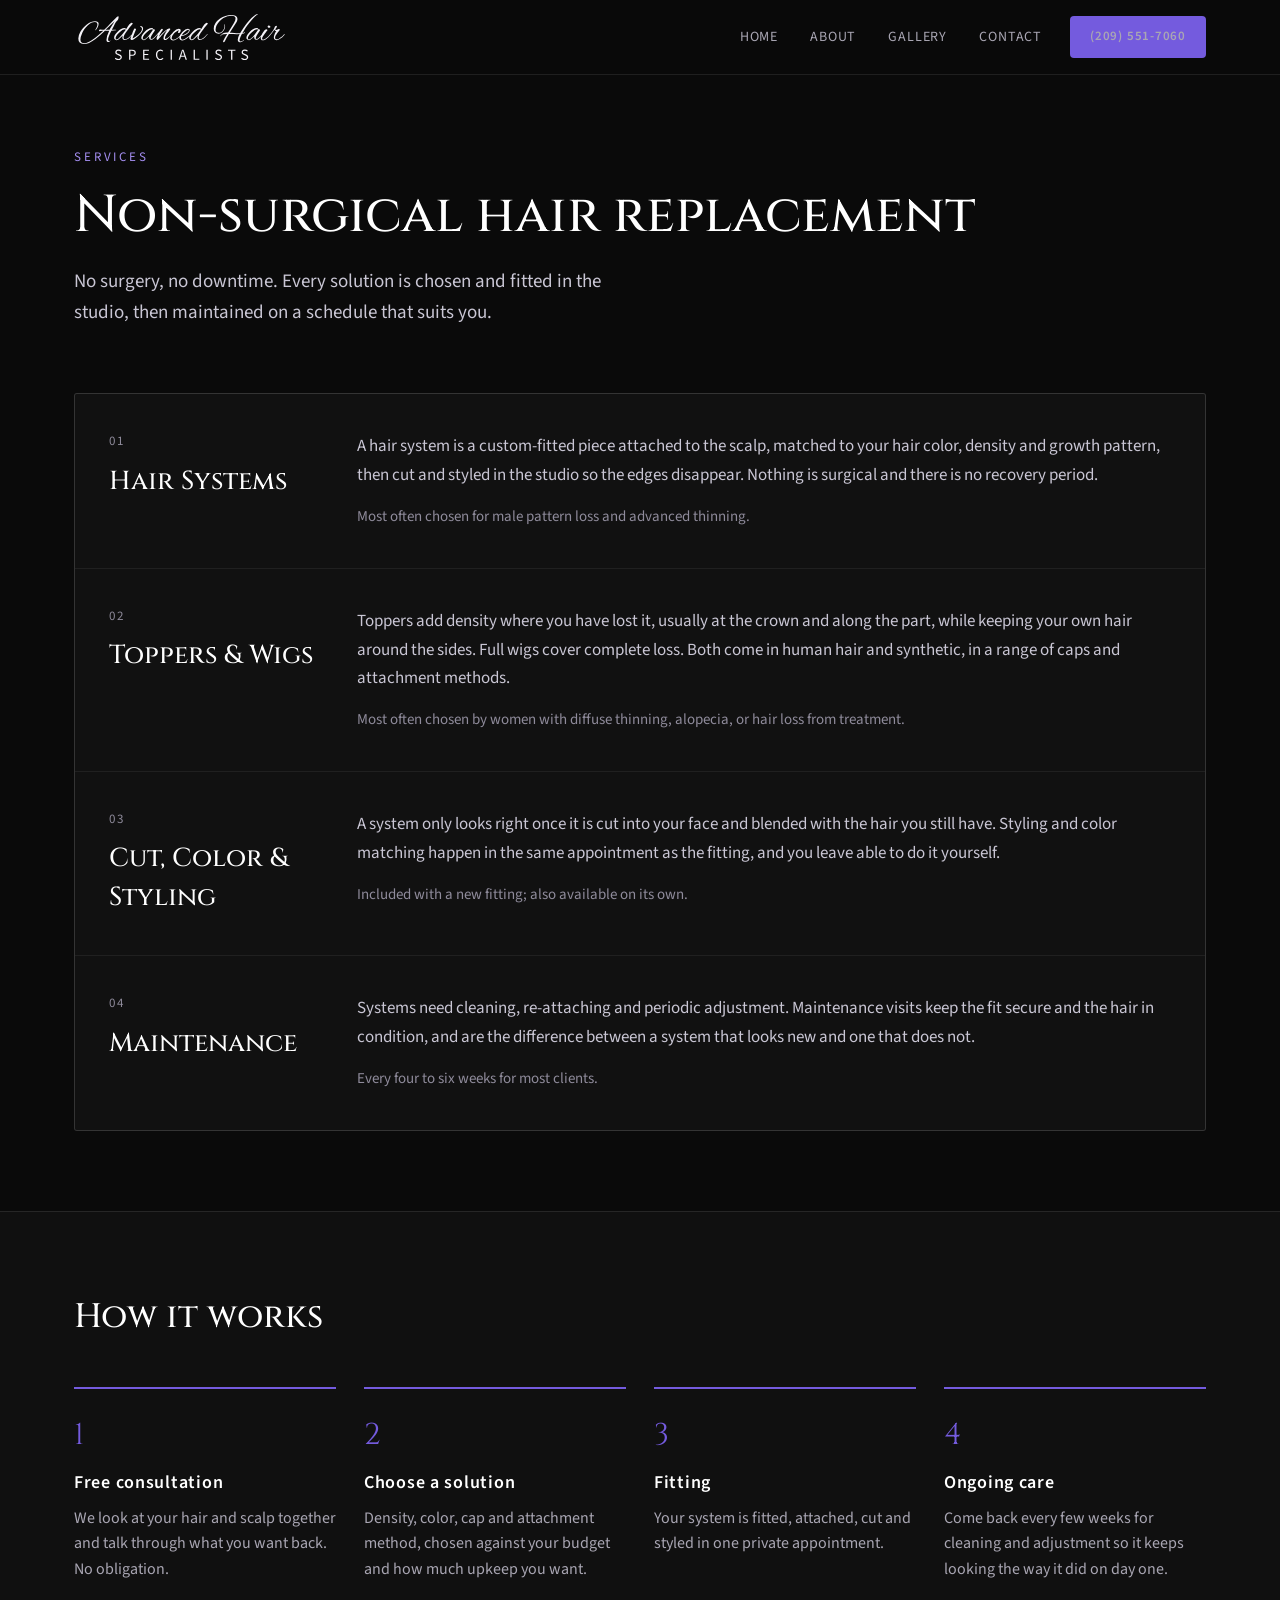
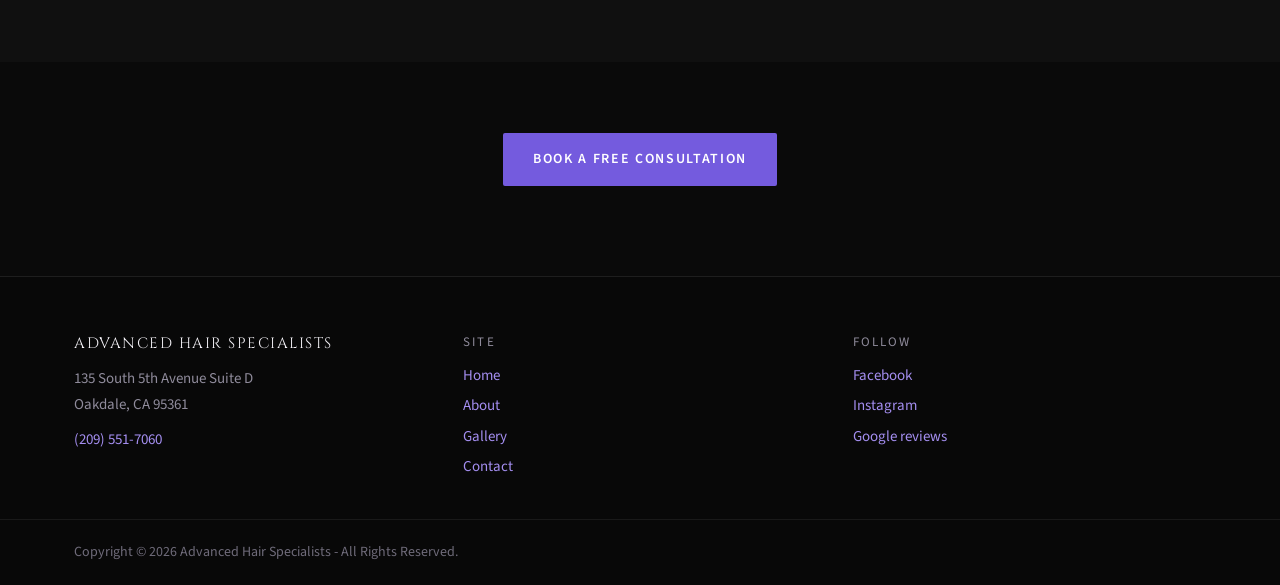
<file: ahsoakdale/services.html>
<!DOCTYPE html>
<html lang="en">
<head>
<!-- GENERATED COPY. Edit the ahsoakdale repo and run publish-demo.py. -->
<!-- Demo mirror of ahsoakdale.com. Kept out of search on purpose. -->
<meta charset="utf-8" />
<meta name="viewport" content="width=device-width, initial-scale=1" />
<title>Services | Advanced Hair Specialists, Oakdale CA</title>
<meta name="description" content="Custom hair systems, toppers and wigs, cut and color, and ongoing maintenance. No surgery, no downtime." />
<meta name="robots" content="noindex,nofollow" />
<meta name="theme-color" content="#745bde" />

  <link rel="canonical" href="https://drewb-it.com/ahsoakdale/services.html" />
<meta property="og:type" content="website" />
<meta property="og:site_name" content="Advanced Hair Specialists" />
<meta property="og:title" content="Services | Advanced Hair Specialists, Oakdale CA" />
<meta property="og:description" content="Custom hair systems, toppers and wigs, cut and color, and ongoing maintenance. No surgery, no downtime." />
<meta property="og:url" content="https://drewb-it.com/ahsoakdale/services.html" />
<meta property="og:image" content="https://drewb-it.com/ahsoakdale/assets/og.jpg" />
<meta property="og:locale" content="en_US" />
<meta name="twitter:card" content="summary_large_image" />
<meta name="twitter:title" content="Services | Advanced Hair Specialists, Oakdale CA" />
<meta name="twitter:description" content="Custom hair systems, toppers and wigs, cut and color, and ongoing maintenance. No surgery, no downtime." />
<meta name="twitter:image" content="https://drewb-it.com/ahsoakdale/assets/og.jpg" />
<link rel="icon" href="assets/favicon.ico" sizes="any" />
<link rel="icon" type="image/svg+xml" href="assets/icon.svg" />
<link rel="icon" type="image/png" href="assets/favicon.png" />
<!-- Dark browser chrome swallows the black plate, so hand it the inverted one. -->
<link rel="icon" type="image/png" href="assets/favicon-dark-mode.png" media="(prefers-color-scheme: dark)" />
<link rel="apple-touch-icon" href="assets/apple-touch-icon.png" />
<link rel="preconnect" href="https://fonts.googleapis.com" />
<link rel="preconnect" href="https://fonts.gstatic.com" crossorigin />
<link href="https://fonts.googleapis.com/css2?family=Cinzel:wght@400..600&family=Source+Sans+3:ital,wght@0,300..600;1,400&display=swap" rel="stylesheet" />
<link rel="stylesheet" href="styles.css?v=8" />

<script>
document.addEventListener('DOMContentLoaded',function(){
var h=document.querySelector('.site-head');if(!h)return;
var c=h.querySelector('.nav-cb');if(!c)return;
function shut(){c.checked=false;}
document.addEventListener('keydown',function(e){if(e.key==='Escape'&&c.checked){shut();c.focus();}});
document.addEventListener('click',function(e){if(c.checked&&!h.contains(e.target))shut();});
h.querySelectorAll('.nav a').forEach(function(a){a.addEventListener('click',shut);});
addEventListener('resize',function(){if(innerWidth>=1040)shut();});
});
</script>
</head>
<body>
  <header class="site-head">
    <div class="head-in">
      <a class="brand" href="index.html">
        <img class="brand-logo" src="assets/logo-wordmark.svg" alt="Advanced Hair Specialists" width="1200" height="257" />
      </a>
      <input class="nav-cb" type="checkbox" id="nav-cb" aria-label="Show navigation menu"
             style="position:absolute;width:1px;height:1px;clip-path:inset(50%);overflow:hidden" />
      <label class="nav-toggle" for="nav-cb"><span class="nav-bars" aria-hidden="true"></span><span class="nav-toggle-t">Menu</span></label>
      <nav class="nav" id="site-nav">
        <a href="index.html">Home</a>
        <a href="about.html">About</a>
        <a href="gallery.html">Gallery</a>
        <a href="contact.html">Contact</a>
      </nav>
      <a class="btn head-call" href="tel:2095517060">(209) 551-7060</a>
    </div>
  </header>
  <main>
    <section>
      <div class="wrap pb-a">
        <p class="eyebrow">Services</p>
        <h1 style="margin:0 0 22px;font-size:clamp(32px,4.6vw,52px);line-height:1.12">Non-surgical hair replacement</h1>
        <p class="lede" style="margin:0;max-width:60ch">No surgery, no downtime. Every solution is chosen and fitted in the studio, then maintained on a schedule that suits you.</p>
      </div>
    </section>

    <section>
      <div class="wrap pb-b">
        <div class="rows">
          <div class="row">
            <div class="lbl"><p>01</p><h2>Hair Systems</h2></div>
            <div class="body"><p>A hair system is a custom-fitted piece attached to the scalp, matched to your hair color, density and growth pattern, then cut and styled in the studio so the edges disappear. Nothing is surgical and there is no recovery period.</p><p class="who">Most often chosen for male pattern loss and advanced thinning.</p></div>
          </div>
          <div class="row">
            <div class="lbl"><p>02</p><h2>Toppers &amp; Wigs</h2></div>
            <div class="body"><p>Toppers add density where you have lost it, usually at the crown and along the part, while keeping your own hair around the sides. Full wigs cover complete loss. Both come in human hair and synthetic, in a range of caps and attachment methods.</p><p class="who">Most often chosen by women with diffuse thinning, alopecia, or hair loss from treatment.</p></div>
          </div>
          <div class="row">
            <div class="lbl"><p>03</p><h2>Cut, Color &amp; Styling</h2></div>
            <div class="body"><p>A system only looks right once it is cut into your face and blended with the hair you still have. Styling and color matching happen in the same appointment as the fitting, and you leave able to do it yourself.</p><p class="who">Included with a new fitting; also available on its own.</p></div>
          </div>
          <div class="row">
            <div class="lbl"><p>04</p><h2>Maintenance</h2></div>
            <div class="body"><p>Systems need cleaning, re-attaching and periodic adjustment. Maintenance visits keep the fit secure and the hair in condition, and are the difference between a system that looks new and one that does not.</p><p class="who">Every four to six weeks for most clients.</p></div>
          </div>
        </div>
      </div>
    </section>

    <section class="band">
      <div class="wrap pad">
        <h2 style="margin:0 0 44px;font-size:34px">How it works</h2>
        <div class="steps">
          <div class="step"><p class="n">1</p><h3>Free consultation</h3><p>We look at your hair and scalp together and talk through what you want back. No obligation.</p></div>
          <div class="step"><p class="n">2</p><h3>Choose a solution</h3><p>Density, color, cap and attachment method, chosen against your budget and how much upkeep you want.</p></div>
          <div class="step"><p class="n">3</p><h3>Fitting</h3><p>Your system is fitted, attached, cut and styled in one private appointment.</p></div>
          <div class="step"><p class="n">4</p><h3>Ongoing care</h3><p>Come back every few weeks for cleaning and adjustment so it keeps looking the way it did on day one.</p></div>
        </div>
      </div>
    </section>

    <section>
      <div class="wrap center pb-c">
        <a class="btn" href="contact.html">Book a free consultation</a>
      </div>
    </section>
  </main>
  <footer class="site-foot">
    <div class="foot-in">
      <div>
        <p class="ttl">Advanced Hair Specialists</p>
        <p>135 South 5th Avenue Suite D</p>
        <p style="margin-bottom:12px">Oakdale, CA 95361</p>
        <p><a href="tel:2095517060">(209) 551-7060</a></p>
      </div>
      <div>
        <p class="cap">Site</p>
        <div class="foot-links">
          <a href="index.html">Home</a>
          <a href="about.html">About</a>
          <a href="gallery.html">Gallery</a>
          <a href="contact.html">Contact</a>
        </div>
      </div>
      <div>
        <p class="cap">Follow</p>
        <div class="foot-links">
          <a href="https://www.facebook.com/advancedhairspecialists" target="_blank" rel="noopener">Facebook</a>
          <a href="https://www.instagram.com/advancedhairspecialists" target="_blank" rel="noopener">Instagram</a>
          <a href="https://www.google.com/search?q=Advanced+Hair+Specialists+Oakdale" target="_blank" rel="noopener">Google reviews</a>
        </div>
      </div>
    </div>
    <div class="copy"><p>Copyright &copy; 2026 Advanced Hair Specialists - All Rights Reserved.</p></div>
  </footer>
</body>
</html>
</file>
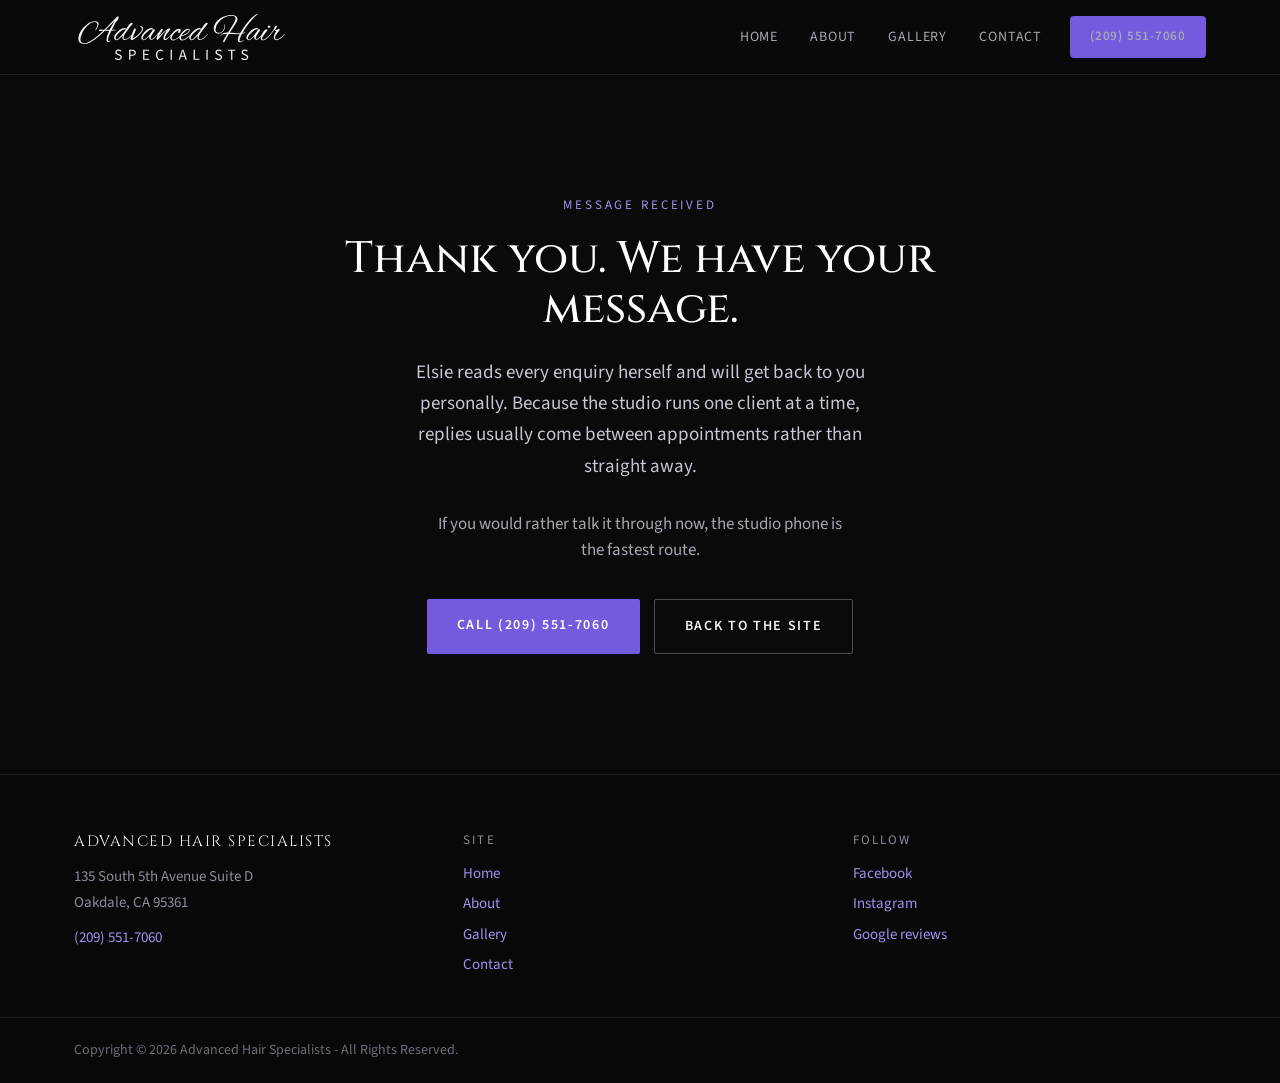
<file: ahsoakdale/thanks.html>
<!DOCTYPE html>
<html lang="en">
<head>
<!-- GENERATED COPY. Edit the ahsoakdale repo and run publish-demo.py. -->
<!-- Demo mirror of ahsoakdale.com. Kept out of search on purpose. -->
<meta charset="utf-8" />
<meta name="viewport" content="width=device-width, initial-scale=1" />
<title>Thank you | Advanced Hair Specialists, Oakdale CA</title>
<meta name="description" content="Thank you for contacting Advanced Hair Specialists in Oakdale, California." />
<meta name="robots" content="noindex,nofollow" />
<meta name="theme-color" content="#745bde" />
  <link rel="canonical" href="https://drewb-it.com/ahsoakdale/thanks.html" />
<meta property="og:type" content="website" />
<meta property="og:site_name" content="Advanced Hair Specialists" />
<meta property="og:title" content="Thank you | Advanced Hair Specialists, Oakdale CA" />
<meta property="og:description" content="Thank you for contacting Advanced Hair Specialists in Oakdale, California." />
<meta property="og:url" content="https://drewb-it.com/ahsoakdale/thanks.html" />
<meta property="og:image" content="https://drewb-it.com/ahsoakdale/assets/og.jpg" />
<meta property="og:locale" content="en_US" />
<meta name="twitter:card" content="summary_large_image" />
<meta name="twitter:title" content="Thank you | Advanced Hair Specialists, Oakdale CA" />
<meta name="twitter:description" content="Thank you for contacting Advanced Hair Specialists in Oakdale, California." />
<meta name="twitter:image" content="https://drewb-it.com/ahsoakdale/assets/og.jpg" />
<link rel="icon" href="assets/favicon.ico" sizes="any" />
<link rel="icon" type="image/svg+xml" href="assets/icon.svg" />
<link rel="icon" type="image/png" href="assets/favicon.png" />
<!-- Dark browser chrome swallows the black plate, so hand it the inverted one. -->
<link rel="icon" type="image/png" href="assets/favicon-dark-mode.png" media="(prefers-color-scheme: dark)" />
<link rel="apple-touch-icon" href="assets/apple-touch-icon.png" />
<link rel="preconnect" href="https://fonts.googleapis.com" />
<link rel="preconnect" href="https://fonts.gstatic.com" crossorigin />
<link href="https://fonts.googleapis.com/css2?family=Cinzel:wght@400..600&family=Source+Sans+3:ital,wght@0,300..600;1,400&display=swap" rel="stylesheet" />
<link rel="stylesheet" href="styles.css?v=8" />

<script>
document.addEventListener('DOMContentLoaded',function(){
var h=document.querySelector('.site-head');if(!h)return;
var c=h.querySelector('.nav-cb');if(!c)return;
function shut(){c.checked=false;}
document.addEventListener('keydown',function(e){if(e.key==='Escape'&&c.checked){shut();c.focus();}});
document.addEventListener('click',function(e){if(c.checked&&!h.contains(e.target))shut();});
h.querySelectorAll('.nav a').forEach(function(a){a.addEventListener('click',shut);});
addEventListener('resize',function(){if(innerWidth>=1040)shut();});
});
</script>
</head>
<body>
  <header class="site-head">
    <div class="head-in">
      <a class="brand" href="index.html">
        <img class="brand-logo" src="assets/logo-wordmark.svg" alt="Advanced Hair Specialists" width="1200" height="257" />
      </a>
      <input class="nav-cb" type="checkbox" id="nav-cb" aria-label="Show navigation menu"
             style="position:absolute;width:1px;height:1px;clip-path:inset(50%);overflow:hidden" />
      <label class="nav-toggle" for="nav-cb"><span class="nav-bars" aria-hidden="true"></span><span class="nav-toggle-t">Menu</span></label>
      <nav class="nav" id="site-nav">
        <a href="index.html">Home</a>
        <a href="about.html">About</a>
        <a href="gallery.html">Gallery</a>
        <a href="contact.html">Contact</a>
      </nav>
      <a class="btn head-call" href="tel:2095517060">(209) 551-7060</a>
    </div>
  </header>
  <main>
    <section>
      <div class="wrap pad" style="max-width:720px;text-align:center;padding-block:120px">
        <p class="eyebrow" style="justify-content:center">Message received</p>
        <h1 style="margin:0 0 22px;font-size:clamp(30px,4.2vw,44px);line-height:1.15">Thank you. We have your message.</h1>
        <p class="lede" style="margin:0 auto 30px;max-width:52ch">Elsie reads every enquiry herself and will get back to you personally. Because the studio runs one client at a time, replies usually come between appointments rather than straight away.</p>
        <p style="margin:0 auto 36px;max-width:52ch;font-size:17px;color:var(--ink-3)">If you would rather talk it through now, the studio phone is the fastest route.</p>
        <div class="btn-row" style="justify-content:center">
          <a class="btn" href="tel:2095517060">Call (209) 551-7060</a>
          <a class="btn btn-ghost" href="index.html">Back to the site</a>
        </div>
      </div>
    </section>
  </main>
  <footer class="site-foot">
    <div class="foot-in">
      <div>
        <p class="ttl">Advanced Hair Specialists</p>
        <p>135 South 5th Avenue Suite D</p>
        <p style="margin-bottom:12px">Oakdale, CA 95361</p>
        <p><a href="tel:2095517060">(209) 551-7060</a></p>
      </div>
      <div>
        <p class="cap">Site</p>
        <div class="foot-links">
          <a href="index.html">Home</a>
          <a href="about.html">About</a>
          <a href="gallery.html">Gallery</a>
          <a href="contact.html">Contact</a>
        </div>
      </div>
      <div>
        <p class="cap">Follow</p>
        <div class="foot-links">
          <a href="https://www.facebook.com/advancedhairspecialists" target="_blank" rel="noopener">Facebook</a>
          <a href="https://www.instagram.com/advancedhairspecialists" target="_blank" rel="noopener">Instagram</a>
          <a href="https://www.google.com/search?q=Advanced+Hair+Specialists+Oakdale" target="_blank" rel="noopener">Google reviews</a>
        </div>
      </div>
    </div>
    <div class="copy"><p>Copyright &copy; 2026 Advanced Hair Specialists - All Rights Reserved.</p></div>
  </footer>
</body>
</html>
</file>
<file: styles.css>
/* ============================================================================
   DREW B IT — Design System v2 "The Ledger"
   Vanilla CSS, no build step. Implements DESIGN_BRIEF.md exactly.

   Every page must load the fonts with this exact block in <head>:
     <link rel="preconnect" href="https://fonts.googleapis.com">
     <link rel="preconnect" href="https://fonts.gstatic.com" crossorigin>
     <link href="https://fonts.googleapis.com/css2?family=Fraunces:ital,opsz,wght@0,9..144,400..700;1,9..144,400..700&family=Inter:wght@400;500;600&display=swap" rel="stylesheet">
   ========================================================================== */

/* ============================================================
   01 · TOKENS
   ============================================================ */
:root {
  /* Brand navy ramp — anchored on #0F2B46 */
  --navy-950: #0A1E31;   /* page-dark, footer, hero (derived darker brand navy) */
  --navy-900: #0F2B46;   /* dark band surface — BRAND NAVY "Modesto Water Tower Blue", exact */
  --navy-800: #1A3A57;   /* dark card surface (derived lighter) */
  --navy-700: var(--slate); /* dark hover/border — slate takes this job */

  /* Brand orange ramp — anchored on #D97132 */
  --orange-700: #A34E12; /* small orange text on light (AA-derived) */
  --orange-600: #B4551B; /* rules/ticks on light + REST state of white-text fills */
  --orange-500: #C2551C; /* CTA hover fills, focus ring (white text still AA) */
  --orange-400: #E58B50; /* orange text/ticks on DARK surfaces (AA at small size) */
  --orange-brand: #D97132; /* BRAND ORANGE "Orange Grove Gold", exact.
                              Decorative-only brand orange: brush ticks, process/timeline
                              nodes, LIVE pulse contexts, hover top-rules. NEVER text, never a
                              fill that carries body-size white text. */

  /* Neutrals — the page becomes the brand's cream paper */
  --paper:     #F2EDE3;  /* BRAND CREAM "Almond Blossom Cream", exact */
  --surface:   #FBF8F1;  /* cards: derived cream-white, never pure #fff */
  --ink:       #1C2B36;  /* headings/body (warm navy-black) */
  --ink-soft:  var(--slate); /* secondary text — slate takes this job */
  --ink-faint: #66604F;  /* meta text: derived from warm gray #ADA79A (darkened) */
  --line:      #DCD5C6;  /* hairlines: derived tint of warm gray */
  --gray-warm: #ADA79A;  /* BRAND WARM GRAY "Barnwood Brown", exact. Decorative only: photo/logo frame
                            borders, .live-frame__dots, stronger hairlines on cream. Never text. */

  /* Brand tokens with specific jobs */
  --slate: #3B5A6B;      /* BRAND SLATE, exact. Secondary UI — secondary text on light
                            (--ink-soft), dark-surface hover borders (--navy-700),
                            .btn-outline border/fill, circuit-pad rings. */
  --olive: #6B7F5A;      /* BRAND OLIVE "Valley Olive", exact. Proof/compliance/guarantee accents —
                            .own-strip left rule, .trust-strip ticks, .guarantee-line ✓.
                            Decorative only on cream (3.74:1). */
  --olive-700: #556247;  /* olive TEXT on light (verification strongs, est-lines) */
  --olive-300: #A9BB90;  /* olive accent/text on dark (trust ticks on navy) */
  --olive-100: #E7EADC;  /* .own-strip background tint */

  /* On-dark */
  --on-dark:      #F2EDE3; /* BRAND CREAM "Almond Blossom Cream", exact */
  --on-dark-soft: #B8C7D0; /* slate-tinted cream */
  --line-dark:    rgba(242, 237, 227, 0.14);
  --hairline-dark: rgba(242, 237, 227, 0.10);

  /* Type scale — the ONLY font sizes in this file */
  --text-xs:   0.8125rem;
  --text-sm:   0.9375rem;
  --text-base: 1.0625rem;
  --text-lg:   1.25rem;
  --display-sm: clamp(1.5rem, 2.4vw, 1.9rem);
  --display-md: clamp(2rem, 3.6vw, 2.75rem);
  --display-lg: clamp(2.6rem, 5vw, 4rem);
  --display-xl: clamp(3rem, 7vw, 5.75rem);
  --display-price: clamp(2.6rem, 4vw, 3.5rem);

  /* Font stacks */
  --font-display: "Fraunces", Georgia, serif;
  --font-body: "Inter", -apple-system, "Segoe UI", sans-serif;

  /* Spacing */
  --s-1: 4px;  --s-2: 8px;  --s-3: 12px; --s-4: 16px; --s-5: 24px;
  --s-6: 32px; --s-7: 48px; --s-8: 64px; --s-9: 96px;
  --section-pad: clamp(72px, 9vw, 128px);
  --header-h: 88px;
  --wrap: 1160px;

  /* Radius & shadow vocabulary — physical, not floating */
  --radius-card: 4px;
  --radius-pill: 999px;
  --radius-media: 8px;
  --shadow-featured: 0 12px 32px rgba(10, 30, 49, 0.12); /* derived from --navy-950 */
  --shadow-frame: 0 18px 48px rgba(10, 30, 49, 0.18);    /* derived from --navy-950 */
}

/* ============================================================
   02 · RESET & BASE
   ============================================================ */
*, *::before, *::after { box-sizing: border-box; }

html { scroll-behavior: smooth; }

body {
  margin: 0;
  font-family: var(--font-body);
  font-size: var(--text-base);
  font-weight: 400;
  line-height: 1.65;
  color: var(--ink);
  background: var(--paper);
  -webkit-font-smoothing: antialiased;
  text-rendering: optimizeLegibility;
}

img { max-width: 100%; height: auto; display: block; }
iframe { border: 0; display: block; }
figure, blockquote { margin: 0; }
figcaption { margin-top: var(--s-3); }
ul, ol { margin: 0; padding: 0; }
p { margin: 0 0 var(--s-4); }
p:last-child { margin-bottom: 0; }

a { color: var(--orange-700); text-decoration-color: var(--orange-600); text-underline-offset: 3px; }
a:hover { color: var(--orange-700); text-decoration-thickness: 2px; }

strong { font-weight: 600; }

/* Site-wide focus ring — no exceptions */
:focus-visible {
  outline: 2px solid var(--orange-500);
  outline-offset: 3px;
}
/* On dark navy surfaces the 500 ring is dim — lift to orange-400
   (6.55:1 on navy-950, 5.60:1 on navy-900) */
.site-header :focus-visible,
.hero :focus-visible,
.section--dark :focus-visible,
.cta-band :focus-visible,
.site-footer :focus-visible,
.price-card--featured :focus-visible { outline-color: var(--orange-400); }

/* ============================================================
   03 · TYPOGRAPHY
   ============================================================ */
h1, h2, h3, h4 {
  font-family: var(--font-display);
  font-optical-sizing: auto;
  font-weight: 600;
  letter-spacing: -0.015em;
  margin: 0 0 var(--s-4);
  color: var(--ink);
}

h1, h2 { text-wrap: balance; }

h1 { font-size: var(--display-lg); line-height: 1.12; }
h2 { font-size: var(--display-md); line-height: 1.12; }
h3 { font-size: var(--display-sm); line-height: 1.25; }
h4 { font-size: var(--text-lg); line-height: 1.3; }

/* Italic Fraunces is the emphasis voice */
em {
  font-family: var(--font-display);
  font-style: italic;
}

/* ============================================================
   04 · LAYOUT
   ============================================================ */
.wrap {
  max-width: var(--wrap);
  margin: 0 auto;
  padding-left: var(--s-5);
  padding-right: var(--s-5);
}

.section { padding: var(--section-pad) 0; }
.section--tight { padding: calc(var(--section-pad) * 0.55) 0; }

.section--dark {
  background: var(--navy-900);
  color: var(--on-dark-soft);
}
.section--dark h1, .section--dark h2, .section--dark h3, .section--dark h4 { color: var(--on-dark); }
.section--dark a { color: var(--on-dark); text-decoration-color: var(--orange-400); }
.section--dark a:hover { color: var(--orange-400); }

/* Asymmetric splits */
.split {
  display: grid;
  grid-template-columns: 1fr 1fr;
  column-gap: var(--s-7);
  row-gap: var(--s-6);
  align-items: center;
}
.split--7-5 { grid-template-columns: 7fr 5fr; }
.split--5-7 { grid-template-columns: 5fr 7fr; }

/* Bento — asymmetric cell grid, identical gutters */
.bento {
  display: grid;
  grid-template-columns: 1.5fr 1fr 1fr;
  gap: var(--s-5);
  align-items: stretch;
}

.stack { display: grid; gap: var(--s-6); }

/* ============================================================
   05 · LEDGER SYSTEM — Signature Move #1
   Markup:
   <div class="ledger-line"><span class="ledger-line__label">
     <strong>№ 01</strong> · The Work</span></div>
   ============================================================ */
.ledger-line {
  position: relative;
  border-top: 1px solid var(--line);
  padding-top: var(--s-3);
  margin-bottom: var(--s-6);
}
/* Texture Device A — hand-painted brush dash (inline SVG, brand orange, decorative) */
.ledger-line::before {
  content: "";
  position: absolute;
  top: -3px;
  left: 0;
  width: 24px;
  height: 6px;
  background: url("data:image/svg+xml,%3Csvg xmlns='http://www.w3.org/2000/svg' viewBox='0 0 24 6'%3E%3Cpath d='M1 3.2C4 1.6 7.5 2.7 10.5 2.1 14 1.4 18 2.9 23 2.2 21.5 3.9 16 3.4 12 4.1 8 4.8 3.5 4.3 1 3.2Z' fill='%23D97132'/%3E%3C/svg%3E") no-repeat center / contain;
}

/* Texture Device B — circuit-pad terminal: hairline runs into a small open ring */
.ledger-line::after {
  content: "";
  position: absolute;
  top: -5px;
  right: 0;
  width: 8px;
  height: 8px;
  border: 1.5px solid var(--slate);
  border-radius: 50%;
  background: var(--paper);
}
.section--dark .ledger-line::after,
.hero .ledger-line::after,
.cta-band .ledger-line::after,
.site-footer .ledger-line::after {
  border-color: var(--on-dark-soft);
  background: var(--navy-950);
}
.cta-band .ledger-line::after { background: var(--navy-900); }
.section--dark .ledger-line::after { background: var(--navy-900); } /* section--dark bands are navy-900, not navy-950 */
.ledger-line--footer::after { display: none; } /* centered footer line keeps symmetry */
.ledger-line__label {
  display: inline-block;
  font-family: var(--font-display);
  font-weight: 600;
  font-size: var(--text-xs);
  letter-spacing: 0.18em;
  text-transform: uppercase;
  color: var(--ink-faint);
}
/* The "№ 01" numeral sits in a <strong> inside the label */
.ledger-line__label strong {
  font-weight: 600;
  color: var(--orange-700);
}

.ledger-line--dark,
.section--dark .ledger-line,
.hero .ledger-line,
.cta-band .ledger-line,
.site-footer .ledger-line {
  border-top-color: var(--line-dark);
}
.ledger-line--dark .ledger-line__label,
.section--dark .ledger-line__label,
.hero .ledger-line__label,
.cta-band .ledger-line__label,
.site-footer .ledger-line__label { color: var(--on-dark-soft); }
.ledger-line--dark .ledger-line__label strong,
.section--dark .ledger-line__label strong,
.hero .ledger-line__label strong,
.cta-band .ledger-line__label strong,
.site-footer .ledger-line__label strong { color: var(--orange-400); }

/* Footer's closing, unnumbered ledger line */
.ledger-line--footer { margin-bottom: var(--s-6); text-align: center; }
.ledger-line--footer::before { left: 50%; transform: translateX(-50%); }

/* ============================================================
   06 · HEADER / NAV
   ============================================================ */
.site-header {
  position: sticky;
  top: 0;
  z-index: 100;
  height: var(--header-h, 88px);
  background: rgba(10, 30, 49, 0.92); /* --navy-950 at 92% */
  -webkit-backdrop-filter: blur(12px);
  backdrop-filter: blur(12px);
  border-bottom: 1px solid var(--hairline-dark);
}
.site-header .wrap {
  display: flex;
  align-items: center;
  justify-content: space-between;
  gap: var(--s-5);
  height: 100%;
}

.brand {
  display: inline-flex;
  align-items: center;
  gap: 0; /* the wordmark reads tight: "Drew B.-IT" — spacing comes from the badge's own margin */
  font-family: var(--font-display);
  font-optical-sizing: auto;
  font-weight: 600;
  font-size: 1.5rem;
  letter-spacing: -0.01em;
  color: var(--on-dark);
  text-decoration: none;
  white-space: nowrap;
}
.brand:hover { color: var(--on-dark); }
.brand__dot { color: var(--orange-400); } /* the "IT" */

/* Circular badge "enamel pin" — badge PNGs are opaque with white corners,
   so border-radius crops exactly at the inscribed circle */
.brand__badge {
  width: 56px;
  height: 56px;
  margin-right: var(--s-3);
  border-radius: 50%;                         /* crops the opaque white corners */
  box-shadow: 0 0 0 1px var(--hairline-dark); /* hairline seat on navy */
}
.site-footer .brand__badge { width: 32px; height: 32px; }

.site-nav {
  display: flex;
  align-items: center;
  gap: var(--s-6);
}
.site-nav a {
  font-size: var(--text-sm);
  font-weight: 500;
  color: var(--on-dark-soft);
  text-decoration: none;
  padding: var(--s-1) 0;
}
.site-nav a:hover { color: var(--on-dark); }
/* Current page: 2px orange underline offset 6px */
.site-nav a[aria-current="page"] {
  color: var(--on-dark);
  text-decoration: underline;
  text-decoration-color: var(--orange-500);
  text-decoration-thickness: 2px;
  text-underline-offset: 6px;
}

.site-nav .nav-cta,
.nav-cta {
  font-family: var(--font-body);
  font-size: var(--text-sm);
  font-weight: 600;
  color: #ffffff;
  background: var(--orange-600); /* AA on white text at text-sm */
  border-radius: var(--radius-pill);
  padding: 10px 22px;
  text-decoration: none;
  transition: background 200ms ease, transform 150ms ease;
}
.site-nav .nav-cta:hover,
.nav-cta:hover {
  color: #ffffff;
  background: var(--orange-500);
  transform: translateY(-1px);
}

/* Animated 2-bar hamburger (the raw character is banned) */
.nav-toggle {
  display: none;
  position: relative;
  width: 44px;
  height: 44px;
  padding: 0;
  background: transparent;
  border: 0;
  cursor: pointer;
}
.nav-toggle__bar {
  position: absolute;
  left: 13px;
  width: 18px;
  height: 2px;
  background: var(--on-dark);
  border-radius: 2px;
  transition: transform 200ms ease;
}
.nav-toggle__bar:nth-child(1) { top: 18px; }
.nav-toggle__bar:nth-child(2) { top: 25px; }
.nav-toggle[aria-expanded="true"] .nav-toggle__bar:nth-child(1) {
  transform: translateY(3.5px) rotate(45deg);
}
.nav-toggle[aria-expanded="true"] .nav-toggle__bar:nth-child(2) {
  transform: translateY(-3.5px) rotate(-45deg);
}

/* ============================================================
   07 · HERO
   ============================================================ */
.hero {
  background: var(--navy-950);
  color: var(--on-dark-soft);
  /* 60% of section-pad: the header + kicker carry the top, no dead navy band */
  padding: calc(var(--section-pad) * 0.6) 0 0; /* bottom edge is the first ledger line */
}
.hero h1, .hero h2, .hero h3 { color: var(--on-dark); }
.hero h1 {
  font-size: var(--display-xl); /* index statement size */
  line-height: 1.05;
  margin-bottom: var(--s-5);
}
.hero h1 em { color: var(--orange-400); } /* ≥1.5rem bold — large-text exempt */
.hero--compact h1 { font-size: var(--display-lg); line-height: 1.12; max-width: 22ch; }

/* Compact heroes: less dead navy above the kicker, and the badge mounted
   as a brand seal on the right so the space reads deliberate, not empty */
.hero--compact { position: relative; }
.hero--compact .wrap { position: relative; }
.hero__seal {
  position: absolute;
  top: calc(var(--s-2) * -1);
  right: var(--s-5);
  width: clamp(150px, 17vw, 235px);
  height: auto;
  aspect-ratio: 1;
  border-radius: 50%;                          /* crops the opaque white corners */
  box-shadow: 0 0 0 1px var(--hairline-dark), 0 10px 28px rgba(10, 30, 49, 0.45);
  transform: rotate(-4deg);                    /* hand-applied, like the sign on the van */
  pointer-events: none;
}
@media (max-width: 960px) { .hero__seal { display: none; } }

/* The hero's first ledger line sits at its bottom border */
.hero .ledger-line { margin-top: var(--s-8); margin-bottom: 0; padding-bottom: var(--s-3); }

.hero__kicker {
  display: block;
  font-family: var(--font-display);
  font-weight: 600;
  font-size: var(--text-xs);
  letter-spacing: 0.18em;
  text-transform: uppercase;
  color: var(--orange-400);
  margin-bottom: var(--s-4);
}

.hero__lede {
  font-size: var(--text-lg);
  line-height: 1.55;
  color: var(--on-dark-soft);
  max-width: 58ch;
  margin-bottom: var(--s-6);
}

.hero-actions {
  display: flex;
  flex-wrap: wrap;
  align-items: center;
  gap: var(--s-4);
  margin-bottom: var(--s-6);
}

.hero a { color: var(--on-dark); text-decoration-color: var(--orange-400); }
.hero a:hover { color: var(--orange-400); }

/* Index hero portrait inside the live-frame device (square image, no 16/10 crop) */
.hero-portrait { width: 100%; height: auto; border-radius: 0; }

/* Contact compact-hero headshot — framed like the site's other photos, on navy */
.hero--compact .split figure img {
  width: 100%;
  border-radius: var(--radius-media);
  border: 1px solid var(--line-dark);
}

/* Services hero jump links — underlined text links with orange ticks, NOT pills */
.anchor-nav {
  display: flex;
  flex-wrap: wrap;
  gap: var(--s-6);
  margin-top: var(--s-5);
}
.anchor-nav a {
  position: relative;
  font-family: var(--font-display);
  font-weight: 600;
  font-size: var(--text-sm);
  letter-spacing: 0.06em;
  color: var(--on-dark);
  text-decoration: underline;
  text-decoration-color: var(--orange-400);
  text-underline-offset: 5px;
  padding-left: var(--s-5);
}
.anchor-nav a::before {
  content: "";
  position: absolute;
  left: 0;
  top: 0.6em;
  width: 14px;
  height: 2px;
  background: var(--orange-400);
}
.anchor-nav a:hover { color: var(--orange-400); }

/* ============================================================
   08 · BUTTONS
   ============================================================ */
.btn,
.btn-primary,
.btn-ghost,
.btn-outline {
  display: inline-block;
  font-family: var(--font-body);
  font-size: var(--text-base);
  font-weight: 600;
  line-height: 1.2;
  padding: 14px 28px;
  border-radius: var(--radius-pill);
  border: 0;
  cursor: pointer;
  text-decoration: none;
  transition: background 200ms ease, transform 150ms ease, color 200ms ease;
}

.btn-primary {
  background: var(--orange-600); /* rest: 4.93:1 with white */
  color: #ffffff;
}
.btn-primary:hover {
  background: var(--orange-500); /* hover: lighter, still 4.56:1 AA */
  color: #ffffff;
  transform: translateY(-1px);
}

/* Dark surfaces only */
.btn-ghost {
  background: transparent;
  border: 1.5px solid rgba(242, 237, 227, 0.35);
  color: var(--on-dark);
}
.btn-ghost:hover {
  border-color: var(--on-dark);
  color: var(--on-dark);
  transform: translateY(-1px);
}

/* Light surfaces only */
.btn-outline {
  background: transparent;
  border: 1.5px solid var(--slate);
  color: var(--slate);
}
.btn-outline:hover {
  background: var(--slate);
  color: var(--on-dark);
  transform: translateY(-1px);
}

/* Tertiary — underlined text link with an orange tick prefix */
.btn-text {
  position: relative;
  display: inline-block;
  font-family: var(--font-body);
  font-size: var(--text-base);
  font-weight: 600;
  color: var(--ink);
  text-decoration: underline;
  text-decoration-color: var(--orange-600);
  text-decoration-thickness: 2px;
  text-underline-offset: 5px;
  padding-left: var(--s-5);
  transition: color 200ms ease;
}
.btn-text::before {
  content: "";
  position: absolute;
  left: 0;
  top: 0.62em;
  width: 14px;
  height: 2px;
  background: var(--orange-600);
}
.btn-text:hover { color: var(--orange-700); }

.hero .btn-text,
.section--dark .btn-text,
.cta-band .btn-text {
  color: var(--on-dark);
  text-decoration-color: var(--orange-400);
}
.hero .btn-text::before,
.section--dark .btn-text::before,
.cta-band .btn-text::before { background: var(--orange-400); }
.hero .btn-text:hover,
.section--dark .btn-text:hover,
.cta-band .btn-text:hover { color: var(--orange-400); }

/* ============================================================
   09 · LIVE FRAMES — Signature Move #2 (the Galleria device)
   Markup:
   <figure class="live-frame" data-src="https://…" data-title="…">
     <div class="live-frame__bar">
       <span class="live-frame__dots"></span>
       <span class="live-frame__url">dickersonlawgroup.com</span>
       <span class="live-badge">LIVE</span>
     </div>
     <div class="live-frame__viewport">
       <button class="frame-poster" type="button">
         <span class="frame-poster__initial" aria-hidden="true">D</span>
         <span class="work-card__tag">Law firm · Oakdale, CA</span>
         <strong>Dickerson Law Group</strong>
         <span class="frame-poster__load">▶ Load the live site</span>
       </button>
     </div>
   </figure>
   Add data-autoload (index Dickerson only) for IO auto-activation.
   ============================================================ */
.live-frame {
  position: relative;
  border: 1px solid var(--line);
  border-radius: var(--radius-media);
  background: var(--navy-900);
  overflow: hidden;
  transition: box-shadow 200ms ease;
}
.live-frame.is-active { box-shadow: var(--shadow-frame); }

.section--dark .live-frame,
.hero .live-frame { border-color: var(--line-dark); }

/* Browser-chrome title bar */
.live-frame__bar {
  display: flex;
  align-items: center;
  gap: var(--s-3);
  padding: 10px 14px;
  background: var(--navy-950);
  border-bottom: 1px solid var(--hairline-dark);
}

/* Three 8px dots from one element */
.live-frame__dots {
  flex: none;
  width: 8px;
  height: 8px;
  border-radius: 50%;
  background: var(--gray-warm);
  box-shadow: 13px 0 0 var(--gray-warm), 26px 0 0 var(--gray-warm);
  margin-right: 26px;
}

.live-frame__url {
  flex: 1;
  min-width: 0;
  font-family: ui-monospace, SFMono-Regular, Menlo, monospace;
  font-size: var(--text-xs);
  color: var(--on-dark-soft);
  background: rgba(242, 237, 227, 0.08);
  border-radius: var(--radius-pill);
  padding: 3px 14px;
  white-space: nowrap;
  overflow: hidden;
  text-overflow: ellipsis;
}

.live-badge {
  flex: none;
  display: inline-flex;
  align-items: center;
  gap: 6px;
  font-size: var(--text-xs);
  font-weight: 600;
  letter-spacing: 0.08em;
  color: #ffffff;
  background: var(--orange-600); /* AA on white text at text-xs */
  border-radius: var(--radius-pill);
  padding: 3px 12px;
}
.live-badge::before {
  content: "";
  width: 6px;
  height: 6px;
  border-radius: 50%;
  background: #ffffff;
  animation: live-pulse 2s ease-in-out infinite; /* the ONLY looping animation */
}
@keyframes live-pulse {
  0%, 100% { opacity: 1; }
  50% { opacity: 0.35; }
}

/* 16/10 viewport; injected iframe renders at half-scale for real layouts */
.live-frame__viewport {
  position: relative;
  aspect-ratio: 16 / 10;
  background: var(--navy-900);
  overflow: hidden;
}
.live-frame__viewport iframe {
  position: absolute;
  top: 0;
  left: 0;
  width: 200%;
  height: 200%;
  transform: scale(0.5);
  transform-origin: 0 0;
  background: var(--surface);
  animation: frame-in 250ms ease-out both;
}
@keyframes frame-in {
  from { opacity: 0; }
  to { opacity: 1; }
}

/* Facade poster — shown at rest, fades on activation */
.frame-poster {
  position: absolute;
  inset: 0;
  z-index: 2;
  display: flex;
  flex-direction: column;
  align-items: center;
  justify-content: center;
  gap: var(--s-3);
  width: 100%;
  padding: var(--s-5);
  text-align: center;
  background: var(--navy-900);
  border: 0;
  cursor: pointer;
  color: var(--on-dark);
  font-family: var(--font-body);
  transition: opacity 250ms ease;
}
.frame-poster strong {
  position: relative;
  z-index: 1;
  font-family: var(--font-display);
  font-weight: 600;
  font-size: var(--display-sm);
  line-height: 1.2;
  color: var(--on-dark);
}
.frame-poster .work-card__tag { position: relative; z-index: 1; }
.live-frame.is-active .frame-poster { opacity: 0; pointer-events: none; }

/* Oversized ghosted Fraunces initial */
.frame-poster__initial {
  position: absolute;
  inset: 0;
  display: flex;
  align-items: center;
  justify-content: center;
  font-family: var(--font-display);
  font-weight: 600;
  font-size: calc(var(--display-xl) * 2.2);
  line-height: 1;
  color: var(--on-dark);
  opacity: 0.3;
  pointer-events: none;
  user-select: none;
}

.frame-poster__load {
  position: relative;
  z-index: 1;
  display: inline-block;
  margin-top: var(--s-3);
  font-size: var(--text-sm);
  font-weight: 600;
  color: #ffffff;
  background: var(--orange-600); /* AA on white text at text-sm */
  border: 0;
  border-radius: var(--radius-pill);
  padding: 10px 24px;
  cursor: pointer;
  transition: background 200ms ease, transform 150ms ease;
}
.frame-poster:hover .frame-poster__load,
.frame-poster__load:hover { background: var(--orange-500); transform: translateY(-1px); }

.frame-caption {
  display: flex;
  flex-wrap: wrap;
  align-items: baseline;
  gap: var(--s-3);
  font-size: var(--text-sm);
  color: var(--ink-soft);
  margin-top: var(--s-3);
}
.frame-caption em { color: var(--ink-soft); }
.section--dark .frame-caption,
.hero .frame-caption { color: var(--on-dark-soft); }

/* ============================================================
   10 · WORK / THE GALLERIA
   ============================================================ */
/* "The Galleria" always appears in small-caps ledger-label styling */
.galleria {
  font-family: var(--font-display);
  font-weight: 600;
  font-size: var(--text-xs);
  letter-spacing: 0.18em;
  text-transform: uppercase;
  color: var(--ink-faint);
}
.section--dark .galleria,
.hero .galleria { color: var(--on-dark-soft); }
/* Inside display type, "Galleria" keeps the small-caps treatment at display scale */
.pull-quote .galleria,
.cta-band h2 .galleria {
  font-size: 0.6em;
  font-style: normal;
  letter-spacing: 0.16em;
  color: inherit;
  vertical-align: 0.14em;
}

/* Full-width featured piece: frame one side, story the other */
.work-feature {
  display: grid;
  grid-template-columns: 7fr 5fr;
  gap: var(--s-5);
  align-items: center;
}

.work-grid {
  display: grid;
  grid-template-columns: 1fr 1fr;
  gap: var(--s-5);
  align-items: stretch;
}

/* Compact single-row strip of secondary projects (index №02) */
.work-row {
  display: grid;
  grid-template-columns: repeat(4, 1fr);
  gap: var(--s-5);
  align-items: stretch;
  margin-top: var(--s-7);
}
.work-row .work-card { display: block; text-decoration: none; color: var(--ink); }
.work-row .work-card h3 { color: var(--ink); }

.work-card {
  position: relative;
  background: var(--surface);
  border: 1px solid var(--line);
  border-radius: var(--radius-card);
  padding: var(--s-5);
  overflow: hidden;
  transition: border-color 200ms ease;
}
.work-card::before {
  content: "";
  position: absolute;
  top: 0;
  left: 0;
  right: 0;
  height: 2px;
  z-index: 1; /* stays visible above a bled live-frame */
  background: var(--orange-brand); /* hover top-rule on light */
  transform: scaleX(0);
  transform-origin: left;
  transition: transform 200ms ease;
}
.work-card:hover { border-color: var(--navy-800); }

/* Live frame inside a work card bleeds to the card edges — one frame, one border */
.work-card > .live-frame {
  margin: calc(-1 * var(--s-5)) calc(-1 * var(--s-5)) 0;
  border: 0;
  border-radius: 0;
  border-bottom: 1px solid var(--line);
}
.work-card:hover::before { transform: scaleX(1); }
.work-card h3 { font-size: var(--text-lg); margin: var(--s-4) 0 var(--s-2); }
.work-card p { font-size: var(--text-sm); color: var(--ink-soft); }

.work-card__tag {
  display: inline-block;
  font-family: var(--font-display);
  font-weight: 600;
  font-size: var(--text-xs);
  letter-spacing: 0.14em;
  text-transform: uppercase;
  color: var(--orange-700);
}
.section--dark .work-card__tag,
.hero .work-card__tag,
.frame-poster .work-card__tag { color: var(--orange-400); }

.work-card__meta {
  font-size: var(--text-xs);
  color: var(--ink-faint);
  margin-top: var(--s-3);
}

/* 3-beat recovered-vs-lost timeline */
.timeline-3beat {
  list-style: none;
  position: relative;
  display: grid;
  gap: var(--s-5);
  padding-left: var(--s-6);
}
.timeline-3beat::before {
  content: "";
  position: absolute;
  left: 5px;
  top: 8px;
  bottom: 8px;
  width: 1px;
  background: var(--line);
}
.section--dark .timeline-3beat::before,
.hero .timeline-3beat::before { background: var(--line-dark); }
.timeline-3beat li { position: relative; font-size: var(--text-base); }
.timeline-3beat li::before {
  content: "";
  position: absolute;
  left: calc(-1 * var(--s-6) + 1px);
  top: 8px;
  width: 10px;
  height: 10px;
  border-radius: 50%;
  background: var(--orange-brand); /* decorative dot — true brand orange */
}
.timeline-3beat li strong { font-family: var(--font-display); font-weight: 600; }

/* Automation & AI case studies — dark cards, numbers mandatory */
.case-grid {
  display: grid;
  grid-template-columns: repeat(3, 1fr);
  gap: var(--s-5);
  align-items: stretch;
}

.case-card {
  position: relative;
  background: var(--navy-800);
  border: 1px solid var(--line-dark);
  border-radius: var(--radius-card);
  padding: var(--s-6);
  color: var(--on-dark-soft);
  overflow: hidden;
  transition: border-color 200ms ease;
}
.case-card::before {
  content: "";
  position: absolute;
  top: 0;
  left: 0;
  right: 0;
  height: 2px;
  background: var(--orange-400);
  transform: scaleX(0);
  transform-origin: left;
  transition: transform 200ms ease;
}
.case-card:hover { border-color: var(--navy-700); }
.case-card:hover::before { transform: scaleX(1); }
.case-card h3 {
  font-size: var(--text-lg);
  color: var(--on-dark);
  margin-bottom: var(--s-2);
}
.case-card p { font-size: var(--text-sm); }

/* One Fraunces orange-400 metric headline per card (≥1.5rem bold on dark) */
.case-stat {
  display: block;
  font-family: var(--font-display);
  font-weight: 600;
  font-size: var(--display-sm);
  line-height: 1.25;
  letter-spacing: -0.01em;
  color: var(--orange-400);
  margin-bottom: var(--s-4);
}

/* ============================================================
   11 · PILLARS / BENTO (index "What I do")
   ============================================================ */
.pillars {
  display: grid;
  grid-template-columns: 1.5fr 1fr 1fr; /* Web cell spans wider */
  gap: var(--s-5);
  align-items: stretch;
}

.pillar {
  position: relative;
  display: flex;
  flex-direction: column;
  background: var(--surface);
  border: 1px solid var(--line);
  border-radius: var(--radius-card);
  padding: var(--s-6);
  overflow: hidden;
  transition: border-color 200ms ease;
}
.pillar::before {
  content: "";
  position: absolute;
  top: 0;
  left: 0;
  right: 0;
  height: 2px;
  background: var(--orange-brand); /* hover top-rule on light */
  transform: scaleX(0);
  transform-origin: left;
  transition: transform 200ms ease;
}
.pillar:hover { border-color: var(--navy-800); }
.pillar:hover::before { transform: scaleX(1); }
.pillar h3 { margin-bottom: var(--s-3); }
.pillar p { font-size: var(--text-sm); color: var(--ink-soft); }

.pillar__num {
  font-family: var(--font-display);
  font-weight: 600;
  font-size: var(--text-xs);
  letter-spacing: 0.18em;
  text-transform: uppercase;
  color: var(--orange-700);
  margin-bottom: var(--s-4);
}

.pillar__from {
  font-family: var(--font-display);
  font-weight: 600;
  font-size: var(--text-lg);
  color: var(--navy-900);
  margin-top: auto;
  padding-top: var(--s-4);
}

.pillar-link {
  position: relative;
  display: inline-block;
  font-size: var(--text-sm);
  font-weight: 600;
  color: var(--ink);
  text-decoration: underline;
  text-decoration-color: var(--orange-600);
  text-decoration-thickness: 2px;
  text-underline-offset: 5px;
  padding-left: var(--s-5);
  margin-top: var(--s-3);
  transition: color 200ms ease;
}
.pillar-link::before {
  content: "";
  position: absolute;
  left: 0;
  top: 0.6em;
  width: 14px;
  height: 2px;
  background: var(--orange-600);
}
.pillar-link:hover { color: var(--orange-700); }

/* ============================================================
   12 · PRICING
   ============================================================ */
.price-grid {
  display: grid;
  grid-template-columns: repeat(3, 1fr);
  gap: var(--s-5);
  align-items: stretch;
  margin-top: var(--s-6);
}

.price-card {
  position: relative;
  display: flex;
  flex-direction: column;
  background: var(--surface);
  border: 1px solid var(--line);
  border-radius: var(--radius-card);
  padding: var(--s-6);
  transition: border-color 200ms ease;
}
.price-card::before {
  content: "";
  position: absolute;
  top: 0;
  left: 0;
  right: 0;
  height: 2px;
  background: var(--orange-brand); /* hover top-rule on light */
  transform: scaleX(0);
  transform-origin: left;
  transition: transform 200ms ease;
  border-radius: var(--radius-card) var(--radius-card) 0 0;
}
.price-card:hover { border-color: var(--navy-800); }
.price-card:hover::before { transform: scaleX(1); }

.price-card h3 {
  position: relative;
  font-size: var(--text-lg);
  padding-left: var(--s-5);
  margin-bottom: var(--s-2);
}
.price-card h3::before {
  content: "";
  position: absolute;
  left: 0;
  top: 0.55em;
  width: 14px;
  height: 2px;
  background: var(--orange-600);
}

/* The price is the hero of the card */
.price {
  font-family: var(--font-display);
  font-optical-sizing: auto;
  font-weight: 600;
  font-size: var(--display-price);
  line-height: 1.1;
  letter-spacing: -0.015em;
  color: var(--navy-900);
  margin: var(--s-3) 0 var(--s-2);
}
.price__per {
  font-family: var(--font-body);
  font-weight: 400;
  font-size: var(--text-sm);
  letter-spacing: 0;
  color: var(--ink-faint);
}
.price-sub { font-size: var(--text-sm); color: var(--ink-soft); margin-bottom: var(--s-4); }

/* Bullets: benefit narratives, ≤5, dashed separators */
.price-card ul {
  list-style: none;
  margin: var(--s-4) 0 var(--s-5);
  flex: 1;
}
.price-card li {
  position: relative;
  font-size: var(--text-sm);
  color: var(--ink-soft);
  padding: var(--s-3) 0 var(--s-3) var(--s-6);
  border-bottom: 1px dashed var(--line);
}
.price-card li:last-child { border-bottom: 0; }
.price-card li::before {
  content: "✓";
  position: absolute;
  left: 0;
  top: var(--s-3);
  color: var(--orange-600);
  font-weight: 600;
}

/* Featured tier — flat dark card, the one price card with a shadow */
.price-card--featured {
  background: var(--navy-900);
  border-color: var(--navy-900);
  box-shadow: var(--shadow-featured);
}
.price-card--featured h3,
.price-card--featured .price { color: var(--on-dark); }
.price-card--featured h3::before { background: var(--orange-400); }
.price-card--featured .price__per,
.price-card--featured .price-sub { color: var(--on-dark-soft); }
.price-card--featured li {
  color: var(--on-dark-soft);
  border-bottom-color: var(--line-dark);
}
.price-card--featured li::before { color: var(--orange-400); }
.price-card--featured .ladder-line,
.price-card--featured .tier-note { color: var(--on-dark-soft); }
.price-card--featured .btn-text { color: var(--on-dark); text-decoration-color: var(--orange-400); }
.price-card--featured .btn-text::before { background: var(--orange-400); }
.price-card--featured .btn-text:hover { color: var(--orange-400); }

.badge {
  position: absolute;
  top: -12px;
  left: var(--s-5);
  z-index: 1;
  font-family: var(--font-body);
  font-size: var(--text-xs);
  font-weight: 600;
  letter-spacing: 0.04em;
  color: #ffffff;
  background: var(--orange-600); /* AA on white text at text-xs */
  border-radius: var(--radius-pill);
  padding: 4px 14px;
}

.tier-note {
  font-family: var(--font-display);
  font-weight: 600;
  font-size: var(--text-xs);
  letter-spacing: 0.14em;
  text-transform: uppercase;
  color: var(--ink-faint);
  margin-bottom: var(--s-2);
}

/* Names the next rung of the ladder */
.ladder-line {
  font-family: var(--font-display);
  font-style: italic;
  font-size: var(--text-xs);
  color: var(--ink-faint);
  margin-top: var(--s-3);
}

/* Market-anchor line ("Typical retainers run $2,000–$8,000…") */
.anchor-note {
  font-size: var(--text-lg);
  line-height: 1.55;
  color: var(--ink-soft);
  max-width: 62ch;
}
.anchor-note strong { color: var(--ink); font-weight: 600; }
.section--dark .anchor-note { color: var(--on-dark-soft); }
.section--dark .anchor-note strong { color: var(--on-dark); }

/* Inline price mention in prose */
.price-inline {
  color: var(--orange-700);
  font-weight: 700;
  white-space: nowrap;
}

.guarantee-line {
  position: relative;
  font-size: var(--text-sm);
  color: var(--ink-soft);
  padding-left: var(--s-6);
  margin-top: var(--s-5);
  max-width: 70ch;
}
.guarantee-line::before {
  content: "✓";
  position: absolute;
  left: 0;
  top: 0;
  color: var(--olive); /* guarantee ✓ — olive = compliance */
  font-weight: 600;
}
.guarantee-line strong { color: var(--ink); }

/* Add-on row — true add-ons only */
.addon-row {
  display: grid;
  grid-template-columns: repeat(3, 1fr);
  gap: var(--s-5);
  margin-top: var(--s-6);
}
.addon {
  background: var(--paper);
  border: 1px solid var(--line);
  border-radius: var(--radius-card);
  padding: var(--s-5);
  font-size: var(--text-sm);
  color: var(--ink-soft);
  transition: border-color 200ms ease;
}
.addon:hover { border-color: var(--navy-800); }
.addon strong { color: var(--orange-700); font-weight: 700; } /* the price */
.addon h4 { font-size: var(--text-base); margin-bottom: var(--s-2); }

/* ============================================================
   13 · TRUST & PROOF
   ============================================================ */
/* Ownership / guarantee strip — full-width band; put copy in a .wrap inside */
.own-strip {
  background: var(--olive-100);
  color: var(--ink);
  padding: var(--s-5) 0;
}
.own-strip .wrap p {
  border-left: 4px solid var(--olive); /* proof rule — olive's job, anchored to the copy */
  padding-left: var(--s-5);
}
.own-strip p { font-size: var(--text-base); max-width: 80ch; }
.own-strip strong { font-weight: 600; }

/* Verification-first badge row — items separated by orange ticks */
.trust-strip {
  display: flex;
  flex-wrap: wrap;
  align-items: center;
  gap: var(--s-4) var(--s-6);
  padding: var(--s-5) 0;
  border-top: 1px solid var(--line);
}
.hero .trust-strip,
.section--dark .trust-strip { border-top-color: var(--line-dark); }

.trust-strip__item {
  position: relative;
  font-size: var(--text-sm);
  color: var(--ink-soft);
}
.trust-strip__item strong {
  font-family: var(--font-display);
  font-weight: 600;
  color: var(--olive-700); /* olive text on light — verification strongs (5.58:1 AA) */
}
.hero .trust-strip__item,
.section--dark .trust-strip__item { color: var(--on-dark-soft); }
.hero .trust-strip__item strong,
.section--dark .trust-strip__item strong { color: var(--on-dark); }

.trust-strip__item + .trust-strip__item { padding-left: var(--s-6); }
.trust-strip__item + .trust-strip__item::before {
  content: "";
  position: absolute;
  left: 0;
  top: 0.65em;
  width: 14px;
  height: 2px;
  background: var(--olive); /* compliance ticks — olive's job */
}
.hero .trust-strip__item + .trust-strip__item::before,
.section--dark .trust-strip__item + .trust-strip__item::before { background: var(--olive-300); }

/* A split following a trust strip breathes on the spacing scale */
.trust-strip + .split { margin-top: var(--s-7); }

/* Founder line — 48px round headshot thumb + one line */
.founder-line {
  display: flex;
  align-items: center;
  gap: var(--s-4);
  font-size: var(--text-sm);
  color: var(--ink-soft);
}
.hero .founder-line,
.section--dark .founder-line { color: var(--on-dark-soft); }
.founder-line strong { color: var(--ink); font-weight: 600; }
.hero .founder-line strong,
.section--dark .founder-line strong { color: var(--on-dark); }

.founder-line__thumb {
  flex: none;
  width: 48px;
  height: 48px;
  border-radius: 50%;
  object-fit: cover;
  border: 1px solid var(--line-dark);
}

/* Stats — only real, defensible numbers */
.stat-row {
  display: flex;
  flex-wrap: wrap;
  gap: var(--s-6) var(--s-8);
}
.stat { min-width: 0; }
.stat__num {
  display: block;
  font-family: var(--font-display);
  font-optical-sizing: auto;
  font-weight: 600;
  font-size: var(--display-sm);
  line-height: 1.1;
  letter-spacing: -0.01em;
  color: var(--orange-700);
}
.hero .stat__num,
.section--dark .stat__num { color: var(--orange-400); }
.stat__label {
  display: block;
  font-size: var(--text-xs);
  font-weight: 500;
  letter-spacing: 0.1em;
  text-transform: uppercase;
  color: var(--ink-faint);
  margin-top: var(--s-2);
}
.hero .stat__label,
.section--dark .stat__label { color: var(--on-dark-soft); }

/* Central Valley route line — wrap each → arrow in <b> */
.route-line {
  font-family: var(--font-display);
  font-weight: 600;
  font-size: var(--text-xs);
  letter-spacing: 0.22em;
  text-transform: uppercase;
  color: var(--ink-soft);
  border-top: 1px solid var(--line);
  border-bottom: 1px solid var(--line);
  padding: var(--s-4) 0;
}
.route-line b { color: var(--orange-700); font-weight: 600; }
.section--dark .route-line,
.hero .route-line {
  color: var(--on-dark-soft);
  border-color: var(--line-dark);
}
.section--dark .route-line b,
.hero .route-line b { color: var(--orange-400); }

/* Pure-typography moment */
.pull-quote {
  font-family: var(--font-display);
  font-optical-sizing: auto;
  font-style: italic;
  font-weight: 500;
  font-size: var(--display-md);
  line-height: 1.3;
  letter-spacing: -0.015em;
  color: var(--ink);
  text-wrap: balance;
  margin: 0;
}
.section--dark .pull-quote,
.hero .pull-quote { color: var(--on-dark); }

/* ============================================================
   14 · PROCESS — Audit → Build → Verify → Care (dark band)
   Markup: <div class="process"><span class="process__spine"></span>
     <div class="process__step"><span class="process__node"></span>
       <h3>Audit</h3><p>…</p></div> ×4 </div>
   ============================================================ */
.process {
  position: relative;
  display: flex;
  gap: var(--s-5);
  margin-top: var(--s-7);
}

.process__spine {
  position: absolute;
  top: 5px;
  left: 0;
  right: 0;
  height: 1px;
  background: var(--line-dark);
}

.process__step {
  position: relative;
  flex: 1;
  padding-top: var(--s-6);
}
.process__step h3 {
  font-size: var(--text-lg);
  color: var(--on-dark);
  margin-bottom: var(--s-2);
}
.process__step p { font-size: var(--text-sm); color: var(--on-dark-soft); }

.process__node {
  position: absolute;
  top: 0;
  left: 0;
  width: 12px;
  height: 12px;
  border-radius: 50%;
  background: var(--orange-brand); /* decorative dot — true brand orange */
  box-shadow: 0 0 0 4px var(--navy-900); /* ring, not a glow */
}

/* ============================================================
   15 · ABOUT / PERSONAL
   ============================================================ */
.about-strip {
  display: grid;
  grid-template-columns: minmax(200px, 4fr) 8fr;
  gap: var(--s-7);
  align-items: center;
}
.about-strip img {
  width: 100%;
  border-radius: var(--radius-card);
  border: 1px solid var(--gray-warm); /* photo-frame job */
}

/* Contact personal band — light, warm, tasteful */
.personal-band {
  background: var(--surface);
  border-top: 1px solid var(--line);
  border-bottom: 1px solid var(--line);
  padding: calc(var(--section-pad) * 0.55) 0;
}
.personal-band img {
  width: 100%;
  border-radius: var(--radius-card);
  border: 1px solid var(--gray-warm); /* photo-frame job */
}
.personal-band p { color: var(--ink-soft); }

/* "Faith. Family. Technology." pull-line */
.ethos-line {
  font-family: var(--font-display);
  font-optical-sizing: auto;
  font-style: italic;
  font-weight: 500;
  font-size: var(--display-sm);
  line-height: 1.3;
  color: var(--ink);
  margin: 0 0 var(--s-4);
}

/* ============================================================
   16 · CONTACT
   ============================================================ */
.contact-grid {
  display: grid;
  grid-template-columns: 7fr 5fr;
  gap: var(--s-5);
  align-items: stretch;
}

.contact-card {
  position: relative;
  background: var(--surface);
  border: 1px solid var(--line);
  border-radius: var(--radius-card);
  padding: var(--s-6);
  overflow: hidden;
  transition: border-color 200ms ease;
}
.contact-card::before {
  content: "";
  position: absolute;
  top: 0;
  left: 0;
  right: 0;
  height: 2px;
  background: var(--orange-brand); /* hover top-rule on light */
  transform: scaleX(0);
  transform-origin: left;
  transition: transform 200ms ease;
}
.contact-card:hover { border-color: var(--navy-800); }
.contact-card:hover::before { transform: scaleX(1); }
.contact-card h2 { font-size: var(--display-sm); }
.contact-card p { font-size: var(--text-sm); color: var(--ink-soft); }

.big-link {
  display: inline-block;
  font-family: var(--font-display);
  font-optical-sizing: auto;
  font-weight: 600;
  font-size: var(--display-sm);
  line-height: 1.2;
  letter-spacing: -0.01em;
  color: var(--navy-900);
  text-decoration: underline;
  text-decoration-color: var(--orange-600);
  text-decoration-thickness: 2px;
  text-underline-offset: 6px;
  overflow-wrap: anywhere;
  margin: var(--s-2) 0 var(--s-4);
  transition: color 200ms ease;
}
.big-link:hover { color: var(--orange-700); }

.contact-list {
  list-style: none;
  margin: var(--s-4) 0;
}
.contact-list li {
  position: relative;
  font-size: var(--text-sm);
  color: var(--ink-soft);
  padding: var(--s-3) 0 var(--s-3) var(--s-6);
  border-bottom: 1px dashed var(--line);
}
.contact-list li:last-child { border-bottom: 0; }
.contact-list li::before {
  content: "";
  position: absolute;
  left: 0;
  top: 1.05em;
  width: 14px;
  height: 2px;
  background: var(--orange-600);
}

/* ============================================================
   17 · FAQ
   Markup: <div class="faq"><details>
     <summary class="faq__summary">…</summary><p>…</p></details></div>
   ============================================================ */
.faq {
  display: grid;
  gap: var(--s-3);
  margin-top: var(--s-6);
}

.faq details {
  background: var(--surface);
  border: 1px solid var(--line);
  border-radius: var(--radius-card);
  transition: border-color 200ms ease;
}
.faq details:hover { border-color: var(--navy-800); }

.faq__summary {
  position: relative;
  font-family: var(--font-display);
  font-optical-sizing: auto;
  font-weight: 600;
  font-size: var(--text-base);
  color: var(--ink);
  padding: var(--s-4) var(--s-8) var(--s-4) var(--s-5);
  cursor: pointer;
  list-style: none;
}
.faq__summary::-webkit-details-marker { display: none; }
.faq__summary::marker { content: ""; }
.faq__summary::after {
  content: "+";
  position: absolute;
  right: var(--s-5);
  top: 50%;
  margin-top: -0.75em;
  font-family: var(--font-display);
  font-weight: 400;
  font-size: var(--text-lg);
  line-height: 1.2;
  color: var(--orange-600);
  transition: transform 200ms ease;
}
.faq details[open] .faq__summary::after { transform: rotate(45deg); }

.faq details p,
.faq details div {
  font-size: var(--text-sm);
  color: var(--ink-soft);
  padding: 0 var(--s-5) var(--s-4);
  margin: 0;
}

/* ============================================================
   18 · CTA BAND & FOOTER
   ============================================================ */
.cta-band {
  background: var(--navy-900);
  color: var(--on-dark-soft);
  padding: var(--section-pad) 0;
}
.cta-band h2 { color: var(--on-dark); }
.cta-band p { max-width: 60ch; }
.cta-band .ledger-line { margin-bottom: var(--s-6); }

.cta-band__actions {
  display: flex;
  flex-wrap: wrap;
  align-items: center;
  gap: var(--s-5);
  margin-top: var(--s-6);
}

/* Index brand strip — the full logo's one on-page moment (cream-on-cream, framed) */
.brand-strip { background: var(--paper); text-align: center; }
.brand-strip img {
  max-width: 560px;
  width: 100%;
  margin: 0 auto var(--s-6);
  border-radius: var(--radius-media);
  border: 1px solid var(--gray-warm); /* the framed-context treatment */
}

.site-footer {
  background: var(--navy-950);
  color: var(--on-dark-soft);
  font-size: var(--text-sm);
  padding: var(--s-8) 0 var(--s-6);
}
.site-footer a {
  color: var(--on-dark-soft);
  text-decoration: none;
}
.site-footer a:hover { color: var(--on-dark); }
.site-footer .brand { font-size: var(--text-lg); }

.footer-grid {
  display: grid;
  grid-template-columns: 2fr 1fr 1fr 1fr;
  gap: var(--s-7);
  padding-bottom: var(--s-7);
}
.footer-grid h3 {
  font-family: var(--font-body);
  font-size: var(--text-xs);
  font-weight: 600;
  letter-spacing: 0.14em;
  text-transform: uppercase;
  color: var(--on-dark);
  margin-bottom: var(--s-4);
}
.footer-grid ul { list-style: none; display: grid; gap: var(--s-3); }

/* Fraunces italic: "Websites. Automation. AI. One person, flat monthly plans." */
.footer-tag {
  font-family: var(--font-display);
  font-optical-sizing: auto;
  font-style: italic;
  font-size: var(--text-base);
  color: var(--on-dark-soft);
  margin-top: var(--s-3);
}

.footer-sign {
  display: block;
  width: 100%;
  max-width: 340px;
  border-radius: var(--radius-media);
  box-shadow: 0 0 0 1px var(--gray-warm), 0 14px 36px rgba(10, 30, 49, 0.5);
  margin-bottom: var(--s-4);
}

/* "Managed IT. Websites. AI Automation. · Est. 2024" line under .footer-tag */
.footer-est {
  font-size: var(--text-xs);
  letter-spacing: 0.08em;
  text-transform: uppercase;
  color: var(--on-dark-soft);
  margin-top: var(--s-3);
}

.footer-bottom {
  display: flex;
  flex-wrap: wrap;
  justify-content: space-between;
  gap: var(--s-3) var(--s-6);
  font-size: var(--text-xs);
  color: var(--on-dark-soft);
  border-top: 1px solid var(--hairline-dark);
  padding-top: var(--s-5);
}
.footer-bottom em { font-family: var(--font-display); font-style: italic; }

/* ============================================================
   19 · MOTION & STATE
   ============================================================ */
/* Section reveal — apply .reveal to section blocks and card GRIDS only,
   never individual paragraphs and never the hero */
.reveal {
  opacity: 0;
  transform: translateY(14px);
  transition: opacity 400ms ease-out, transform 400ms ease-out;
}
.reveal.in {
  opacity: 1;
  transform: none;
}

/* Grid stagger — children read --stagger-i from nth-child, capped at 4 steps */
.reveal > :nth-child(1) { --stagger-i: 0; }
.reveal > :nth-child(2) { --stagger-i: 1; }
.reveal > :nth-child(3) { --stagger-i: 2; }
.reveal > :nth-child(4) { --stagger-i: 3; }
.reveal > :nth-child(n+5) { --stagger-i: 4; }

.pillars.reveal > *,
.bento.reveal > *,
.price-grid.reveal > *,
.work-grid.reveal > *,
.work-row.reveal > *,
.case-grid.reveal > *,
.addon-row.reveal > *,
.stat-row.reveal > *,
.faq.reveal > * {
  opacity: 0;
  transform: translateY(14px);
  transition: opacity 400ms ease-out, transform 400ms ease-out;
  transition-delay: calc(var(--stagger-i, 0) * 70ms);
}
.pillars.reveal.in > *,
.bento.reveal.in > *,
.price-grid.reveal.in > *,
.work-grid.reveal.in > *,
.work-row.reveal.in > *,
.case-grid.reveal.in > *,
.addon-row.reveal.in > *,
.stat-row.reveal.in > *,
.faq.reveal.in > * {
  opacity: 1;
  transform: none;
}

/* ============================================================
   20 · UTILITIES (the ONLY utilities)
   ============================================================ */
.visually-hidden {
  position: absolute;
  width: 1px;
  height: 1px;
  padding: 0;
  margin: -1px;
  overflow: hidden;
  clip: rect(0 0 0 0);
  white-space: nowrap;
  border: 0;
}

.text-center { text-align: center; }

/* ============================================================
   21 · RESPONSIVE — 960px and 720px breakpoints
   ============================================================ */
/* Featured price card scale — desktop only.
   The second rule out-specifies the post-reveal `.price-grid.reveal.in > *`
   reset so the scale survives after the stagger fires. */
@media (min-width: 961px) {
  .price-card--featured { transform: scale(1.02); }
  .price-grid.reveal.in > .price-card--featured { transform: scale(1.02); }
}

@media (max-width: 960px) {
  .split,
  .split--7-5,
  .split--5-7,
  .work-feature,
  .contact-grid,
  .about-strip {
    grid-template-columns: 1fr;
  }

  .pillars,
  .bento { grid-template-columns: 1fr 1fr; }
  .pillars > :first-child,
  .bento > :first-child { grid-column: 1 / -1; }

  .case-grid { grid-template-columns: 1fr 1fr; }
  .work-row { grid-template-columns: 1fr 1fr; }

  .footer-grid { grid-template-columns: 1fr 1fr; }

  .hero h1 { margin-bottom: var(--s-4); }
}

@media (max-width: 720px) {
  /* Mobile nav — full-width navy panel */
  .nav-toggle { display: block; }

  :root { --header-h: 72px; }
  .brand { font-size: 1.3rem; }
  .brand__badge { width: 44px; height: 44px; }
  .site-nav {
    display: none;
    position: absolute;
    top: var(--header-h, 88px);
    left: 0;
    right: 0;
    flex-direction: column;
    align-items: flex-start;
    gap: var(--s-2);
    background: var(--navy-950);
    border-bottom: 1px solid var(--hairline-dark);
    padding: var(--s-5);
  }
  .site-nav.open { display: flex; }
  .site-nav a { padding: var(--s-2) 0; font-size: var(--text-base); }
  .site-nav .nav-cta { margin-top: var(--s-3); padding: 12px 24px; }

  /* Grids stack to one column */
  .pillars,
  .bento,
  .case-grid,
  .work-grid,
  .work-row,
  .addon-row,
  .price-grid { grid-template-columns: 1fr; }

  /* Stacked hero portraits stay a portrait, not a second viewport */
  .hero .split figure { max-width: 300px; }

  /* Featured card first in stacked order */
  .price-card--featured { order: -1; }
  .price-card { padding: var(--s-5); }

  /* Process collapses to a vertical spine */
  .process { flex-direction: column; gap: var(--s-6); }
  .process__spine {
    top: 0;
    bottom: 0;
    left: 5px;
    right: auto;
    width: 1px;
    height: auto;
  }
  .process__step { padding-top: 0; padding-left: var(--s-6); }
  .process__node { top: 6px; }

  .trust-strip { flex-direction: column; align-items: flex-start; gap: var(--s-3); }
  .trust-strip__item + .trust-strip__item { padding-left: 0; }
  .trust-strip__item + .trust-strip__item::before { display: none; }

  .footer-grid { grid-template-columns: 1fr; gap: var(--s-6); }
  .footer-bottom { flex-direction: column; }

  .stat-row { gap: var(--s-5) var(--s-6); }
  .hero-actions .btn,
  .hero-actions .btn-primary,
  .hero-actions .btn-ghost { width: 100%; text-align: center; }
  .cta-band__actions { flex-direction: column; align-items: flex-start; }
}

/* ============================================================
   22 · REDUCED MOTION — reveals instant, LIVE dot static
   ============================================================ */
@media (prefers-reduced-motion: reduce) {
  html { scroll-behavior: auto; }

  *, *::before, *::after {
    animation-duration: 1ms !important;
    animation-iteration-count: 1 !important;
    transition-duration: 1ms !important;
    transition-delay: 0ms !important;
  }

  .reveal,
  .reveal > * {
    opacity: 1 !important;
    transform: none !important;
  }

  .live-badge::before { animation: none !important; opacity: 1; }
}

/* ============================================================
   23 · QUOTE REQUEST FORM (contact.html #quote)
   ============================================================ */
.quote-form { margin-top: var(--s-6); }

.quote-form__grid {
  display: grid;
  grid-template-columns: 1fr 1fr;
  gap: var(--s-4) var(--s-5);
}

.quote-form__field { display: flex; flex-direction: column; gap: var(--s-2); }
.quote-form__field--full { grid-column: 1 / -1; }

.quote-form__field label {
  font-size: var(--text-sm);
  font-weight: 600;
  color: var(--ink);
}

.quote-form__req { color: var(--orange-600); }

.quote-form__field input,
.quote-form__field select,
.quote-form__field textarea {
  font-family: var(--font-body);
  font-size: var(--text-base);
  color: var(--ink);
  background: var(--surface);
  border: 1.5px solid var(--line);
  border-radius: var(--radius-card);
  padding: 12px 14px;
  width: 100%;
  transition: border-color 200ms ease;
}

.quote-form__field textarea { resize: vertical; min-height: 120px; }

.quote-form__field input::placeholder,
.quote-form__field textarea::placeholder { color: var(--ink-faint); }

.quote-form__field input:focus,
.quote-form__field select:focus,
.quote-form__field textarea:focus {
  outline: 2px solid var(--orange-500);
  outline-offset: 1px;
  border-color: var(--orange-500);
}

/* Honeypot: off-canvas, out of the tab order; bots fill it, people never see it */
.quote-form__hp {
  position: absolute;
  left: -9999px;
  width: 1px;
  height: 1px;
  overflow: hidden;
}

.quote-form__status {
  margin: var(--s-4) 0 var(--s-3);
  font-size: var(--text-sm);
  font-weight: 600;
  color: var(--orange-700);
  min-height: 1.2em;
}

.quote-form__note {
  margin-top: var(--s-3);
  font-size: var(--text-xs);
  color: var(--ink-faint);
}

.quote-form button[type="submit"]:disabled {
  opacity: 0.6;
  cursor: default;
  transform: none;
}

.quote-form__success {
  margin-top: var(--s-6);
  background: var(--olive-100);
  border-left: 3px solid var(--olive);
  border-radius: var(--radius-card);
  padding: var(--s-5) var(--s-6);
}
.quote-form__success h3 { margin: 0 0 var(--s-2); color: var(--olive-700); }
.quote-form__success p { margin: 0; }

@media (max-width: 720px) {
  .quote-form__grid { grid-template-columns: 1fr; }
}
</file>
<file: ahsoakdale/styles.css>
/* Advanced Hair Specialists, ahsoakdale.com
   Palette and typefaces carried over from the existing site:
   #745bde purple, near-black ground, Cinzel + Source Sans. */

:root{
  --bg:#0a0a0a; --bg-alt:#101010; --panel:#111; --panel-2:#131313;
  --line:rgba(255,255,255,.09); --line-2:rgba(255,255,255,.16);
  --ink:#f4f2f7; --ink-2:#c9c6d4; --ink-3:#a9a6b3; --ink-4:#8f8b9b; --ink-5:#6f6b7a;
  --accent:#745bde; --accent-hi:#8b76e8; --accent-ink:#a48ef0; --star:#f5b544;
  --wrap:1180px;
}
*{box-sizing:border-box}
html{scroll-behavior:smooth}
body{margin:0;background:var(--bg);color:var(--ink);font:400 16px/1.5 "Source Sans 3",system-ui,-apple-system,sans-serif;-webkit-font-smoothing:antialiased}
img{max-width:100%;height:auto;display:block}
button,input,textarea,select{font-family:inherit}
a{color:var(--accent-ink);text-decoration:none}
a:hover{color:#c3b4f7}
h1,h2,h3,.serif{font-family:Cinzel,Georgia,serif;font-weight:500;color:#fff}
.wrap{max-width:var(--wrap);margin:0 auto;padding:0 24px}
.eyebrow{margin:0 0 18px;font-size:13px;letter-spacing:.22em;text-transform:uppercase;color:var(--accent-ink)}
.lede{font-size:19px;line-height:1.65;color:var(--ink-2);text-wrap:pretty}
.muted{color:var(--ink-3)}

/* buttons */
.btn{display:inline-block;padding:16px 30px;border-radius:2px;background:var(--accent);color:#fff;font-size:14px;font-weight:600;letter-spacing:.12em;text-transform:uppercase;border:none;cursor:pointer;transition:background .15s}
.btn:hover{background:var(--accent-hi);color:#fff}
.btn-ghost{background:none;border:1px solid rgba(255,255,255,.28);color:var(--ink)}
.btn-ghost:hover{background:rgba(116,91,222,.12);border-color:var(--accent);color:#fff}
.btn-sm{padding:14px 26px;font-size:13px}
.btn-row{display:flex;flex-wrap:wrap;gap:14px}

/* header */
.site-head{position:sticky;top:0;z-index:50;background:rgba(10,10,10,.92);backdrop-filter:blur(10px);border-bottom:1px solid var(--line)}
.head-in{max-width:var(--wrap);margin:0 auto;padding:14px 24px;display:flex;align-items:center;gap:24px}
.brand{display:flex;align-items:center;gap:12px;color:var(--ink)}
.brand:hover{color:#fff}
.brand img{width:42px;height:42px;border-radius:50%;object-fit:cover;flex:none}
.brand .brand-logo{width:auto;height:46px;border-radius:0;object-fit:contain}
.brand span{font-family:Cinzel,Georgia,serif;font-size:16px;letter-spacing:.08em;line-height:1.15;text-transform:uppercase}
.nav{margin-left:auto;display:flex;align-items:center;gap:4px;flex-wrap:wrap}
.nav a{padding:8px 14px;border-radius:4px;font-size:14px;letter-spacing:.06em;text-transform:uppercase;color:var(--ink-3)}
.nav a:hover{background:rgba(255,255,255,.06);color:#fff}
.nav a[aria-current="page"]{color:#fff}
.head-call{padding:11px 20px;font-size:13px;white-space:nowrap}
.nav-cb{display:none}
.nav-toggle{display:none;font:600 14px/1 "Source Sans 3",system-ui,-apple-system,sans-serif}

/* sections */
section{border-top:1px solid transparent}
.band{border-top:1px solid var(--line);background:var(--bg-alt)}
.band-plain{border-top:1px solid var(--line)}
.pad{padding-block:80px}
.pad-sm{padding-block:56px}
/* min(...,100%) on every auto-fit minimum. A bare minmax(320px,1fr) forces a
   320px track inside a 272px content box at a 320px viewport, which is where
   the site's only horizontal overflow came from. min() resolves to the pixel
   value at every width where the container is wider, so nothing changes above
   the narrowest phones. */
.two{display:grid;grid-template-columns:repeat(auto-fit,minmax(min(320px,100%),1fr));gap:56px;align-items:center}
.two-top{align-items:start}
.cards{display:grid;grid-template-columns:repeat(auto-fit,minmax(min(260px,100%),1fr));gap:22px}

/* hero */
.hero{padding-block:72px 80px}
.hero h1{margin:0 0 24px;font-size:clamp(26px,3vw,43px);line-height:1.14;text-wrap:pretty}
.hero .lede{margin:0 0 34px;max-width:46ch}
.hero img{border-radius:3px;border:1px solid rgba(255,255,255,.1)}
.rating{margin-top:34px;display:flex;align-items:center;gap:12px;font-size:15px;color:var(--ink-3)}
.stars{color:var(--star);letter-spacing:.1em}

/* panels */
.panel{background:var(--panel);border:1px solid var(--line);border-radius:3px;padding:26px 28px}
.stack{display:grid;gap:1px;background:var(--line);border:1px solid var(--line);border-radius:3px;overflow:hidden}
.stack > *{background:#0d0d0d;padding:24px 26px;margin:0}
.stack .k{margin:0;font-size:13px;letter-spacing:.16em;text-transform:uppercase;color:var(--accent-ink)}
/* about.html's placeholder panel carries the same label style but sits outside
   .stack, so it was holding its 13px in an inline style attribute that no media
   query could reach. The declaration moved here; desktop renders exactly as it
   did, and the mobile block below can now lift it to 14px like every other
   micro-label on the site. */
.panel > .k{font-size:13px}
.stack .v{margin:8px 0 0;font-size:16px;color:var(--ink-2)}

.svc-card{display:block;padding:30px 28px;background:var(--panel-2);border:1px solid var(--line);border-radius:3px;color:var(--ink);transition:border-color .15s,background .15s}
.svc-card:hover{border-color:rgba(116,91,222,.6);background:#171523;color:var(--ink)}
.svc-card h3{margin:0 0 12px;font-size:21px}
.svc-card p{margin:0;font-size:16px;line-height:1.6;color:var(--ink-3)}

/* service rows */
.rows{display:grid;gap:1px;background:var(--line);border:1px solid var(--line);border-radius:3px;overflow:hidden}
.row{background:var(--panel);padding:38px 34px;display:flex;flex-wrap:wrap;gap:28px;align-items:flex-start}
.row .lbl{flex:0 1 220px}
.row .lbl p{margin:0 0 10px;font-size:13px;letter-spacing:.18em;text-transform:uppercase;color:var(--ink-4)}
.row .lbl h2{margin:0;font-size:26px}
.row .body{flex:1 1 340px;min-width:0}
.row .body p{margin:0 0 14px;font-size:17px;line-height:1.7;color:var(--ink-2);text-wrap:pretty}
.row .body .who{margin:0;font-size:15px;color:var(--ink-4)}

/* steps */
.steps{display:grid;grid-template-columns:repeat(auto-fit,minmax(min(220px,100%),1fr));gap:28px}
.step{padding-top:22px;border-top:2px solid var(--accent)}
.step .n{margin:0 0 10px;font-family:Cinzel,Georgia,serif;font-size:30px;color:var(--accent)}
.step h3{margin:0 0 10px;font-family:"Source Sans 3",sans-serif;font-size:18px;font-weight:600;letter-spacing:.04em}
.step p{margin:0;font-size:16px;line-height:1.6;color:var(--ink-3)}

/* reviews */
.gsum{display:flex;align-items:center;justify-content:center;gap:16px;margin-bottom:40px}
.gsum .g{width:40px;height:40px;border-radius:50%;background:#fff;color:#4285f4;font-family:Cinzel,Georgia,serif;font-size:22px;display:flex;align-items:center;justify-content:center;flex:none}
.gsum .score{font-size:38px;font-weight:300;color:#fff;line-height:1}
.review{margin:0;padding:30px 28px;background:var(--bg);border:1px solid var(--line);border-radius:3px;display:flex;flex-direction:column;gap:16px}
.review blockquote{margin:0;font-size:17px;line-height:1.65;color:#dcd9e4;font-style:italic;text-wrap:pretty}
.review figcaption{margin-top:auto;font-size:14px;color:var(--ink-4);letter-spacing:.04em}

/* gallery */
.shot{border:1px solid var(--line);border-radius:3px;overflow:hidden;background:var(--panel)}
.shot .ph{aspect-ratio:4/5;background-color:#161616;background-image:repeating-linear-gradient(135deg,rgba(255,255,255,.05) 0 10px,transparent 10px 20px);display:flex;align-items:center;justify-content:center;padding:20px}
.shot .ph span{font-family:ui-monospace,SFMono-Regular,Menlo,monospace;font-size:12px;letter-spacing:.08em;color:#7d7a88;text-align:center;text-transform:uppercase}
.shot p{margin:0;padding:16px 18px;font-size:15px;color:var(--ink-3);border-top:1px solid var(--line)}
.note{margin:28px 0 0;padding:24px 26px;background:var(--panel-2);border:1px solid var(--line);border-radius:3px;font-size:16px;line-height:1.6;color:var(--ink-3)}

/* hours + form */
.hours{display:grid;gap:1px;background:var(--line);border:1px solid var(--line);border-radius:3px;overflow:hidden;max-width:400px}
.hours div{background:var(--panel);padding:13px 18px;display:flex;justify-content:space-between;gap:16px;font-size:16px}
.hours .d{color:var(--ink-2)}
.hours .t{color:var(--ink-4)}
.form-card{padding:34px 32px;background:var(--panel);border:1px solid var(--line);border-radius:3px}
.form-card h2{margin:0 0 8px;font-size:24px}
form.contact{display:grid;gap:18px}
form.contact label{display:grid;gap:7px;font-size:13px;letter-spacing:.12em;text-transform:uppercase;color:var(--ink-3)}
form.contact input,form.contact textarea{padding:13px 14px;background:var(--bg);border:1px solid var(--line-2);border-radius:2px;color:var(--ink);font-family:inherit;font-weight:400;font-size:16px;line-height:1.4;letter-spacing:0}
form.contact textarea{resize:vertical}
form.contact input:focus,form.contact textarea:focus{border-color:var(--accent);outline:none}
form.contact .check{display:flex;align-items:flex-start;gap:10px;font-size:15px;color:var(--ink-3);letter-spacing:0;text-transform:none}
form.contact .check input{margin-top:4px;accent-color:var(--accent)}
::placeholder{color:var(--ink-5)}
.map{width:100%;aspect-ratio:4/3;border:1px solid var(--line);border-radius:3px;filter:grayscale(.25) contrast(1.05)}

/* footer */
.site-foot{border-top:1px solid var(--line);background:#080808}
.foot-in{max-width:var(--wrap);margin:0 auto;padding:56px 24px 40px;display:grid;grid-template-columns:repeat(auto-fit,minmax(min(220px,100%),1fr));gap:36px}
.foot-in p{margin:0 0 4px;font-size:15px;color:var(--ink-4)}
.foot-in .ttl{margin:0 0 12px;font-family:Cinzel,Georgia,serif;font-size:15px;letter-spacing:.1em;text-transform:uppercase;color:var(--ink)}
.foot-in .cap{margin:0 0 12px;font-size:13px;letter-spacing:.16em;text-transform:uppercase;color:var(--ink-4)}
.foot-links{display:flex;flex-direction:column;gap:8px;font-size:15px}
.sub{display:flex;gap:8px;flex-wrap:wrap}
.sub input{flex:1;min-width:140px;padding:11px 13px;background:#0f0f0f;border:1px solid var(--line-2);border-radius:2px;color:var(--ink);font-family:inherit;font-size:16px}
.sub input:focus{border-color:var(--accent);outline:none}
.sub button{padding:11px 20px;font-size:13px}
.copy{border-top:1px solid rgba(255,255,255,.07)}
.copy p{max-width:var(--wrap);margin:0 auto;padding:22px 24px;font-size:14px;color:var(--ink-5)}

.center{text-align:center}
.cta-band{padding-block:80px;text-align:center}
.cta-band h2{margin:0 0 16px;font-size:clamp(28px,4vw,40px)}
.cta-band p{margin:0 auto 32px;font-size:18px;line-height:1.65;color:var(--ink-2);max-width:52ch}
.cta-band .btn-row{justify-content:center}
h2.big{font-size:clamp(28px,4vw,40px)}

/* Section padding lifted off inline style attributes on services, about and
   contact. The desktop values below are copied verbatim from the attributes they
   replace, so 1200px is unchanged; lifting them is what lets the mobile block
   reach them at all, since an inline declaration outranks every stylesheet rule. */
.pb-a{padding-block:72px 24px}
.pb-b{padding-block:40px 80px}
.pb-c{padding-block:70px 90px}
.pb-d{padding-block:72px 90px}
.pb-e{padding-block:72px 80px}

@media (max-width:760px){
  .nav a:not(.btn){padding:8px 10px;font-size:13px}
  .brand span{font-size:14px}
  .pad{padding-block:56px}
  .row{padding:28px 24px}
  .form-card{padding:26px 22px}
}

/* ============================================================
   HEADER: compact bar plus disclosure nav below 1040px.
   1040 is measured, not chosen: the one-row desktop header needs
   971px of viewport (brand 205 + gap 24 + nav 694 + padding 48),
   so 980 would leave only 9px of slack. Above 1040 nothing in
   this block applies and the desktop header is unchanged, with
   one deliberate exception: the header CTA. Pulling the tel:
   link out of .nav ends the `.nav a` specificity override that
   was painting it var(--ink-3) on var(--accent), a 2.04:1
   contrast failure on the primary conversion element. It now
   renders white and 11px wider.
   ============================================================ */

/* restores the exact 14px brand-row gap the CTA had while it
   still lived inside .nav (nav gap 4 + margin-left 10). */
@media (min-width:1040px){
  .head-call{margin-left:-10px}
  /* 4px corners, not `.btn`'s 2px: the CTA used to sit inside <nav>, where
     `.nav a{border-radius:4px}` outranked `.btn`. Moving it out for the
     hamburger dropped that override, which squared off the corners on all
     five pages. This puts the approved desktop render back. */
  .head-call{border-radius:4px}
  /* Keeps the approved desktop header byte-identical. The grey-on-purple here
     is a 2.04:1 contrast failure inherited from the same `.nav a` override;
     pulling the CTA out of .nav would otherwise let .btn's white through.
     Flagged for a separate decision rather than restyled unasked.
     TO FIX: delete the next line. The button turns white (about 4.7:1) and
     grows 11px. Nothing else on desktop moves. */
  .head-call{color:var(--ink-3);letter-spacing:.06em}
}

@media (max-width:1039px){
  html{scroll-padding-top:64px}

  /* ---------------------------------------------------------------
     Mobile bar. One row, never wraps, and it does not depend on
     JavaScript: the checkbox holds the open state, so the bar looks
     and behaves identically with scripting off.
     --------------------------------------------------------------- */
  .head-in{flex-wrap:nowrap;gap:10px;padding:9px 16px}

  .brand{order:1;gap:10px;min-width:0;min-height:44px}
  .brand img{width:38px;height:38px}
  .brand span{font-size:11.5px;line-height:1.25;letter-spacing:.08em;white-space:nowrap}

  /* phone stays visible: it is the conversion action on this site */
  .head-call{order:2;margin-left:auto;flex:none;
             min-height:44px;display:inline-flex;align-items:center;
             padding:0 14px;font-size:13px;letter-spacing:.04em;
             color:#fff;border-radius:3px;white-space:nowrap}

  /* the toggle is a label, so it works with no script at all */
  .nav-cb{display:block;position:absolute;width:1px;height:1px;margin:0;padding:0;
          border:0;clip:rect(0 0 0 0);clip-path:inset(50%);overflow:hidden;
          white-space:nowrap}
  .nav-toggle{order:3;flex:none;
    display:inline-flex;align-items:center;justify-content:center;gap:9px;
    width:44px;min-height:44px;padding:0;
    background:none;border:1px solid var(--line-2);border-radius:3px;
    color:var(--ink-2);cursor:pointer;
    font:600 11px/1 "Source Sans 3",system-ui,-apple-system,sans-serif;
    letter-spacing:.14em;text-transform:uppercase;
    -webkit-tap-highlight-color:transparent}
  .nav-toggle-t{display:none}
  .nav-cb:focus-visible + .nav-toggle{outline:2px solid var(--accent-hi);outline-offset:2px}

  .nav-bars{position:relative;display:block;width:16px;height:2px;
            background:currentColor;transition:background .12s}
  .nav-bars::before,.nav-bars::after{content:"";position:absolute;left:0;
    width:16px;height:2px;background:currentColor;transition:transform .16s,top .16s}
  .nav-bars::before{top:-5px}
  .nav-bars::after{top:5px}
  .nav-cb:checked + .nav-toggle{border-color:var(--accent);color:#fff}
  .nav-cb:checked + .nav-toggle .nav-bars{background:transparent}
  .nav-cb:checked + .nav-toggle .nav-bars::before{top:0;transform:rotate(45deg)}
  .nav-cb:checked + .nav-toggle .nav-bars::after{top:0;transform:rotate(-45deg)}

  /* the panel. .site-head is sticky, so it is this child's containing block. */
  .nav{
    order:4;position:absolute;top:100%;left:0;right:0;
    display:none;flex-basis:auto;margin-left:0;
    padding:4px 0 8px;
    background:var(--bg);
    border-bottom:1px solid var(--line);
    box-shadow:0 24px 48px rgba(0,0,0,.6);
    max-height:calc(100vh - 62px);
    max-height:calc(100dvh - 62px);
    overflow-y:auto}
  .nav-cb:checked ~ .nav{display:block}
  /* Compatibility during the cache window: a visitor holding the previous
     markup has a <button> that toggles .nav-open instead of a checkbox.
     Honour both so a stale page is never left with a dead hamburger. */
  .nav-open .nav{display:block}
  .nav-open .nav-bars{background:transparent}
  .nav-open .nav-bars::before{top:0;transform:rotate(45deg)}
  .nav-open .nav-bars::after{top:0;transform:rotate(-45deg)}
  .nav a:not(.btn){
    display:flex;align-items:center;min-height:50px;
    padding:0 18px;border-radius:0;font-size:15px;letter-spacing:.1em;
    color:var(--ink-2);border-bottom:1px solid var(--line)}
  .nav a:not(.btn):last-child{border-bottom:0}
  .nav a[aria-current="page"]{color:#fff;box-shadow:inset 3px 0 0 var(--accent)}

  /* room for the label once there is width for it */
  @media (min-width:430px){
    .nav-toggle{width:auto;padding:0 13px}
    .nav-toggle-t{display:inline}
  }
  /* the wordmark is the first thing to go on a small phone */
  @media (max-width:359px){
    .head-in{gap:8px;padding:9px 12px}
    .head-call{padding:0 12px;font-size:12px}
  }
}

/* The wordmark rides its own <br> as two short lines, about 95px, which fits
   the bar from 360px up: 32 padding + 38 mark + 95 wordmark + 115 digits +
   44 toggle + 30 gaps = 354. Below that it goes screen-reader-only rather
   than display:none, because it is the brand link's only accessible name. */
@media (max-width:359px){
  .brand span{position:absolute;width:1px;height:1px;overflow:hidden;clip-path:inset(50%);white-space:nowrap}
}


/* ============================================================
   PHONE AND TABLET: type scale, tap targets, vertical rhythm.
   Every rule below sits in a max-width query, so a 1200px viewport
   matches none of them and the approved desktop design is provably
   untouched. max-width is used rather than pointer:coarse so the
   measurement harness, which renders in desktop Chrome, can verify it.
   ============================================================ */
@media (max-width:760px){
  /* rhythm. .pad was already knocked to 56px; the rest of the page was
     still carrying desktop spacing into a 342px column. */
  .pad{padding-block:48px}
  .pad-sm{padding-block:40px}
  .cta-band{padding-block:56px}
  .stack > *{padding:18px 20px}
  .lede{line-height:1.6}
  .hero{padding-block:48px 56px}
  .pb-a{padding-block:44px 18px}
  .pb-b{padding-block:24px 48px}
  .pb-c{padding-block:44px 52px}
  .pb-d{padding-block:44px 52px}
  .pb-e{padding-block:44px 48px}
  .svc-card{padding:24px 22px}
  .note{margin-top:22px;padding:20px 20px}
  .form-card{padding:22px 18px}

  /* services.html's .row wraps at this width whatever we do, so stop paying
     for the 220px label column and the 28px flex gap it was sized for. The
     stage number moves onto the title's own baseline instead of sitting on a
     line of its own. The 26px Cinzel title is deliberately NOT reduced: it is
     the editorial voice of the page and it fits a 342px column. results.html
     is unaffected, its rows are <details> and `details.row` outranks this. */
  .row{padding:24px 20px;gap:14px}
  .row .lbl{flex:1 1 100%;display:flex;align-items:baseline;gap:10px}
  .row .lbl p{margin:0;flex:none}
  .row .body{flex:1 1 100%}

  /* The uppercase micro-labels go 13px to 14px, with the tracking pulled in
     so the word does not gain width. Letterspacing scales with font-size, so
     holding .22em at 14px would add back the gappiness. Body copy is not
     touched: it already measures 16 to 19px throughout. */
  .eyebrow{font-size:14px;letter-spacing:.14em}
  .stack .k,.panel > .k,.row .lbl p,.foot-in .cap{font-size:14px;letter-spacing:.14em}
  form.contact label{font-size:14px;letter-spacing:.08em}
  .btn-sm{font-size:14px}
  .shot .ph span{font-size:14px}
  .fig figcaption{font-size:14px}

  /* Footer links: the 8px gap becomes padding, so the column is a continuous
     band of 44px targets with no dead zone between them. */
  .foot-links{gap:0}
  .foot-links a{display:flex;align-items:center;min-height:44px}
  .site-foot p > a[href^="tel:"]{display:inline-flex;align-items:center;min-height:44px}

  /* Standalone links in running copy are inline boxes, so they measure at the
     font's content box, 18 to 24px. Give them a real box and cancel the growth
     with matching negative margins, so every paragraph stays where it was.
     Each of these links is alone in its own paragraph, so there is nothing for
     the overlapping hit box to collide with. */
  main p > a[href^="tel:"],
  main p.center > a{display:inline-block;padding:13px 4px;margin:-13px -4px}

  /* Newsletter: a side-by-side row on a 342px column leaves the input 230px.
     Two full-width 48px controls is the phone pattern. */
  .sub{display:grid;gap:10px}
  .sub input{min-width:0;min-height:48px;padding:13px 14px}
  .sub button{min-height:48px;padding:13px 20px;font-size:14px}
  .sub input::placeholder{color:var(--ink-4)}

  /* The opt-in control is sized to the line it sits beside. flex:none is
     required, or the sized box is still shrinkable in the flex row, and
     margin-top must go to 0: the 4px was compensating for a 13px box. The
     wrapping <label class="check"> is the real 44px target either way. */
  /* the real tap target is the LABEL, not the 22px box it wraps. min-height
     holds the row at 44px in the 529-743px band where the text fits on one
     line and the row would otherwise collapse to 37px. */
  form.contact .check{gap:14px;padding:6px 0;align-items:center;min-height:44px}
  form.contact .check input{inline-size:22px;block-size:22px;flex:none;margin-top:0}

  /* The map becomes a picture on a phone. It is 39% of the viewport and it
     captures vertical swipes that start inside it, so a thumb scrolling the
     page pans the embed instead. The Get directions button directly above
     opens the native maps app, which is what a phone user wants anyway.
     No JavaScript, so the no-JS state is the safe state. */
  .map{pointer-events:none;aspect-ratio:3/2}
}

/* Each auto-fit grid keeps its full desktop gap after collapsing to one
   column. The breakpoints are the measured width at which each grid actually
   collapses, not one convenient number: merging them would shrink .cards and
   .steps while those grids are still two columns. */
@media (max-width:743px){.two{gap:32px}}
@media (max-width:589px){.cards{gap:14px}}
@media (max-width:515px){.steps{gap:22px}}
@media (max-width:523px){
  .foot-in{gap:26px}
  /* Once .foot-in is a single column the link lists go two-up: every link
     becomes a 44px target AND the footer gets shorter, not taller. */
  .foot-links{display:grid;grid-template-columns:1fr 1fr;gap:0 18px}
}

/* ---------- full-bleed hero with Elsie ---------- */
.hero-full{position:relative;overflow:hidden;background:var(--bg)}
.hero-full .hero-media{position:absolute;inset:0;z-index:0}
.hero-full .hero-media picture{display:block;width:100%;height:100%}
.hero-full .hero-media img{width:100%;height:100%;object-fit:cover;object-position:50% 16%}
.hero-full .hero-scrim{position:absolute;inset:0;z-index:1;pointer-events:none}
.hero-full .hero-in{position:relative;z-index:2;max-width:var(--wrap);margin:0 auto;padding:100px 24px 108px}
.hero-copy{max-width:min(540px,100%)}
.hero-full h1{margin:0 0 22px;font-size:clamp(25px,2.85vw,41px);line-height:1.14;text-wrap:pretty}
.hero-full .lede{max-width:44ch}
@media (min-width:861px){
  .hero-full .hero-media{left:auto;right:0;width:min(66%,900px)}
  .hero-full .hero-media img{
    -webkit-mask-image:linear-gradient(to right,rgba(0,0,0,0) 0%,rgba(0,0,0,.04) 10%,rgba(0,0,0,.14) 20%,rgba(0,0,0,.32) 31%,rgba(0,0,0,.55) 42%,rgba(0,0,0,.76) 53%,rgba(0,0,0,.91) 64%,rgba(0,0,0,.98) 75%,#000 85%);
            mask-image:linear-gradient(to right,rgba(0,0,0,0) 0%,rgba(0,0,0,.04) 10%,rgba(0,0,0,.14) 20%,rgba(0,0,0,.32) 31%,rgba(0,0,0,.55) 42%,rgba(0,0,0,.76) 53%,rgba(0,0,0,.91) 64%,rgba(0,0,0,.98) 75%,#000 85%);
  }
  .hero-full .hero-scrim{background:linear-gradient(to right,rgba(10,10,10,.72) 0%,rgba(10,10,10,.52) 30%,rgba(10,10,10,.24) 46%,rgba(10,10,10,.06) 60%,rgba(10,10,10,0) 72%)}
}
@media (max-width:860px){
  /* Overlaying copy on a portrait crop puts type across her face, so the photo
     stacks above the copy on narrow screens and keeps its own soft bottom fade. */
  .hero-full .hero-media{position:relative;inset:auto;width:100%;height:auto}
  .hero-full .hero-media img{width:100%;height:auto;aspect-ratio:4/5;object-position:50% 14%}
  .hero-full .hero-media::after{content:"";position:absolute;left:0;right:0;bottom:0;height:34%;background:linear-gradient(to bottom,rgba(10,10,10,0),var(--bg))}
  .hero-full .hero-scrim{display:none}
  .hero-full .hero-in{padding:8px 24px 72px}
}

/* A credibility aside, in the manner of the client mockup. It sits on solid
   ground rather than over the photograph: a scan of the hero backdrop returned
   5.7:1 at best for pale text on the right side and 1.0:1 across most of it,
   and dark text there peaked at 4.7:1 in one spot before collapsing. Neither
   survives the photo reflowing at other widths. */
.hero-note{
  margin:30px 0 0;padding-left:16px;
  border-left:1px solid var(--line-2);
  font-family:"Source Sans 3",system-ui,sans-serif;
  font-size:12px;letter-spacing:.2em;line-height:2;
  text-transform:uppercase;color:var(--ink-3);
}
@media (max-width:860px){ .hero-note{margin-top:26px} }

/* ---------- value strip ---------- */
.valuestrip{display:grid;grid-template-columns:repeat(4,1fr);padding-block:48px}
.vs{text-align:center;padding:0 22px;border-left:1px solid var(--line)}
.vs:first-child{border-left:none}
.vs svg{width:30px;height:30px;margin:0 auto 16px;display:block;fill:none;stroke:var(--accent-ink);stroke-width:1.5;stroke-linecap:round;stroke-linejoin:round}
.vs h3{margin:0 0 9px;font-family:"Source Sans 3",system-ui,sans-serif;font-weight:600;font-size:14px;letter-spacing:.14em;line-height:1.35;text-transform:uppercase;color:var(--ink);display:flex;align-items:flex-end;justify-content:center;min-height:2.7em}
.vs p{margin:0;font-size:15px;line-height:1.6;color:var(--ink-3)}
@media (max-width:880px){
  .valuestrip{grid-template-columns:repeat(2,1fr);row-gap:38px}
  .vs:nth-child(odd){border-left:none}
  .vs:nth-child(even){border-left:1px solid var(--line)}
}
@media (max-width:520px){
  .valuestrip{grid-template-columns:1fr;row-gap:34px;padding-block:40px}
  .vs{border-left:none !important;padding:0}
}

/* ---------- Meet Elsie ---------- */
.elsie-photo{border-radius:3px;border:1px solid var(--line-2)}

@media (max-width:1039px){ .brand .brand-logo{height:38px} }
@media (max-width:600px){ .brand .brand-logo{height:32px} }

/* ---------- gallery ---------- */
/* The page is built from gallery.json at load. Empty frames stand in for
   photographs that do not exist yet, so the layout can be reviewed now. */
.gal-grid{display:grid;grid-template-columns:repeat(auto-fill,minmax(268px,1fr));gap:26px 24px;margin:0;padding:0;list-style:none}
.gal-grid[hidden]{display:none}
.gal-item{margin:0}
.gal-item.is-pair{grid-column:span 2}
.gal-frame{position:relative;width:100%;aspect-ratio:4/5;overflow:hidden;background:var(--panel);border:1px solid var(--line)}
.gal-frame img{width:100%;height:100%;object-fit:cover}
.gal-cap{margin:13px 0 0;font-size:15px;line-height:1.5;color:var(--ink-3)}

button.gal-single{display:block;padding:0;cursor:zoom-in;transition:border-color .15s}
button.gal-single:hover{border-color:var(--line-2)}
.gal-pair{display:grid;grid-template-columns:1fr 1fr;gap:1px;aspect-ratio:8/5;background:var(--line)}
.gal-half{position:relative;display:block;margin:0;padding:0;border:none;background:none;overflow:hidden;cursor:zoom-in}
.gal-half img{width:100%;height:100%;object-fit:cover}
.gal-tag{position:absolute;left:9px;bottom:9px;padding:5px 9px;background:rgba(10,10,10,.74);font-size:10px;letter-spacing:.18em;text-transform:uppercase;color:var(--ink-2)}
.gal-single:focus-visible,.gal-half:focus-visible{outline:2px solid var(--accent-ink);outline-offset:2px}

.gal-frame.is-empty{
  display:flex;align-items:center;justify-content:center;
  border-style:dashed;border-color:var(--line-2);
  background:repeating-linear-gradient(135deg,rgba(255,255,255,.022) 0 10px,transparent 10px 20px),var(--bg-alt);
}
.gal-slot{text-align:center;padding:0 18px}
.gal-slot .n{display:block;font-family:Cinzel,Georgia,serif;font-size:27px;line-height:1;color:var(--ink-5)}
.gal-slot .t{display:block;margin-top:11px;font-size:11px;letter-spacing:.2em;text-transform:uppercase;color:var(--ink-5)}

/* lightbox */
.gal-box{position:fixed;inset:0;z-index:200;display:flex;align-items:center;justify-content:center;padding:30px;background:rgba(6,6,6,.95)}
.gal-box[hidden]{display:none}
.gal-box figure{margin:0;max-width:100%}
.gal-box img{max-width:min(100%,1100px);max-height:80vh;width:auto;height:auto;margin:0 auto;object-fit:contain}
.gal-box figcaption{margin:16px 0 0;text-align:center;font-size:15px;color:var(--ink-3)}
.gal-x{position:absolute;top:16px;right:18px;width:44px;height:44px;background:none;border:1px solid var(--line-2);color:var(--ink);font-size:22px;line-height:1;cursor:pointer}
.gal-x:hover{border-color:var(--accent);color:#fff}

@media (max-width:680px){
  .gal-item.is-pair{grid-column:span 1}
  .gal-grid{grid-template-columns:1fr;gap:22px}
  .gal-box{padding:16px}
}
</file>
